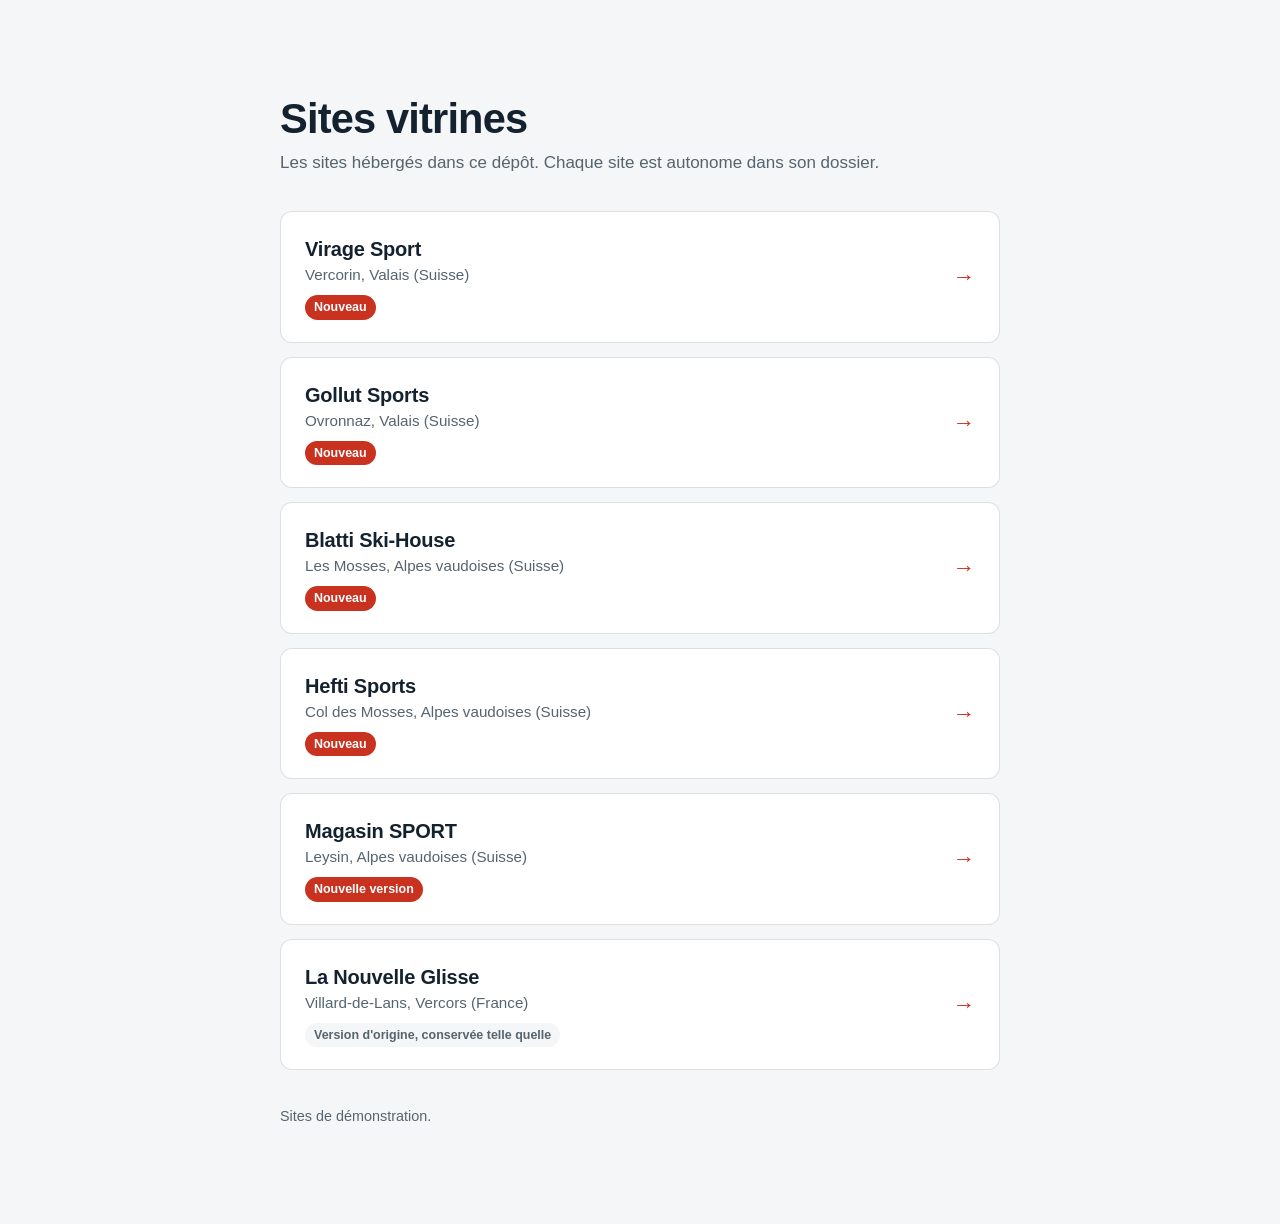
<file: index.html>
<!doctype html>
<html lang="fr">
<head>
<meta charset="utf-8">
<meta name="viewport" content="width=device-width, initial-scale=1">
<title>Sites vitrines — magasins de sport</title>
<meta name="description" content="Liste des sites vitrines hébergés dans ce dépôt.">
<meta name="robots" content="noindex">
<style>
  :root { --fond: #F4F6F7; --carte: #FFFFFF; --texte: #142230; --discret: #56646F; --trait: rgba(20, 34, 48, .14); --accent: #C8321F; }
  *, *::before, *::after { box-sizing: border-box; }
  body { margin: 0; min-height: 100vh; background: var(--fond); color: var(--texte); font-family: -apple-system, BlinkMacSystemFont, "Segoe UI", Roboto, "Helvetica Neue", Arial, sans-serif; font-size: 17px; line-height: 1.5; -webkit-font-smoothing: antialiased; }
  main { max-width: 760px; margin: 0 auto; padding: clamp(40px, 9vw, 96px) 20px; }
  h1 { margin: 0 0 8px; font-size: clamp(1.8rem, 5vw, 2.6rem); letter-spacing: -0.02em; line-height: 1.1; }
  .intro { margin: 0 0 36px; color: var(--discret); }
  ul { list-style: none; margin: 0; padding: 0; display: grid; gap: 14px; }
  a.site { display: flex; align-items: center; justify-content: space-between; gap: 18px; padding: 22px 24px; background: var(--carte); border: 1.5px solid var(--trait); border-radius: 12px; color: inherit; text-decoration: none; transition: border-color .2s, transform .2s, box-shadow .2s; }
  a.site:hover { border-color: var(--texte); transform: translateY(-2px); box-shadow: 0 10px 28px rgba(20, 34, 48, .1); }
  a.site:focus-visible { outline: 3px solid #2563C9; outline-offset: 3px; }
  .nom { display: block; font-weight: 700; font-size: 1.25rem; letter-spacing: -0.01em; }
  .lieu { display: block; color: var(--discret); font-size: .95rem; }
  .etiquette { display: inline-block; margin-top: 8px; font-size: .78rem; font-weight: 700; padding: 3px 9px; border-radius: 999px; background: var(--fond); color: var(--discret); }
  .etiquette.nouveau { background: var(--accent); color: #fff; }
  .fleche { flex: none; font-size: 1.4rem; color: var(--accent); transition: transform .2s; }
  a.site:hover .fleche { transform: translateX(4px); }
  footer { margin-top: 36px; color: var(--discret); font-size: .9rem; }
  @media (prefers-reduced-motion: reduce) { a.site, .fleche { transition: none; } a.site:hover, a.site:hover .fleche { transform: none; } }
</style>
</head>
<body>
<main>
  <h1>Sites vitrines</h1>
  <p class="intro">Les sites hébergés dans ce dépôt. Chaque site est autonome dans son dossier.</p>
  <ul>
    <li>
      <a class="site" href="virage-sport-vercorin/">
        <span>
          <span class="nom">Virage Sport</span>
          <span class="lieu">Vercorin, Valais (Suisse)</span>
          <span class="etiquette nouveau">Nouveau</span>
        </span>
        <span class="fleche" aria-hidden="true">→</span>
      </a>
    </li>
    <li>
      <a class="site" href="gollut-sports-ovronnaz/">
        <span>
          <span class="nom">Gollut Sports</span>
          <span class="lieu">Ovronnaz, Valais (Suisse)</span>
          <span class="etiquette nouveau">Nouveau</span>
        </span>
        <span class="fleche" aria-hidden="true">→</span>
      </a>
    </li>
    <li>
      <a class="site" href="blatti-ski-house/">
        <span>
          <span class="nom">Blatti Ski-House</span>
          <span class="lieu">Les Mosses, Alpes vaudoises (Suisse)</span>
          <span class="etiquette nouveau">Nouveau</span>
        </span>
        <span class="fleche" aria-hidden="true">→</span>
      </a>
    </li>
    <li>
      <a class="site" href="hefti-sports-les-mosses/">
        <span>
          <span class="nom">Hefti Sports</span>
          <span class="lieu">Col des Mosses, Alpes vaudoises (Suisse)</span>
          <span class="etiquette nouveau">Nouveau</span>
        </span>
        <span class="fleche" aria-hidden="true">→</span>
      </a>
    </li>
    <li>
      <a class="site" href="magasin-sport-leysin/">
        <span>
          <span class="nom">Magasin SPORT</span>
          <span class="lieu">Leysin, Alpes vaudoises (Suisse)</span>
          <span class="etiquette nouveau">Nouvelle version</span>
        </span>
        <span class="fleche" aria-hidden="true">→</span>
      </a>
    </li>
    <li>
      <a class="site" href="la-nouvelle-glisse/">
        <span>
          <span class="nom">La Nouvelle Glisse</span>
          <span class="lieu">Villard-de-Lans, Vercors (France)</span>
          <span class="etiquette">Version d'origine, conservée telle quelle</span>
        </span>
        <span class="fleche" aria-hidden="true">→</span>
      </a>
    </li>
  </ul>
  <footer>Sites de démonstration.</footer>
</main>
</body>
</html>
</file>
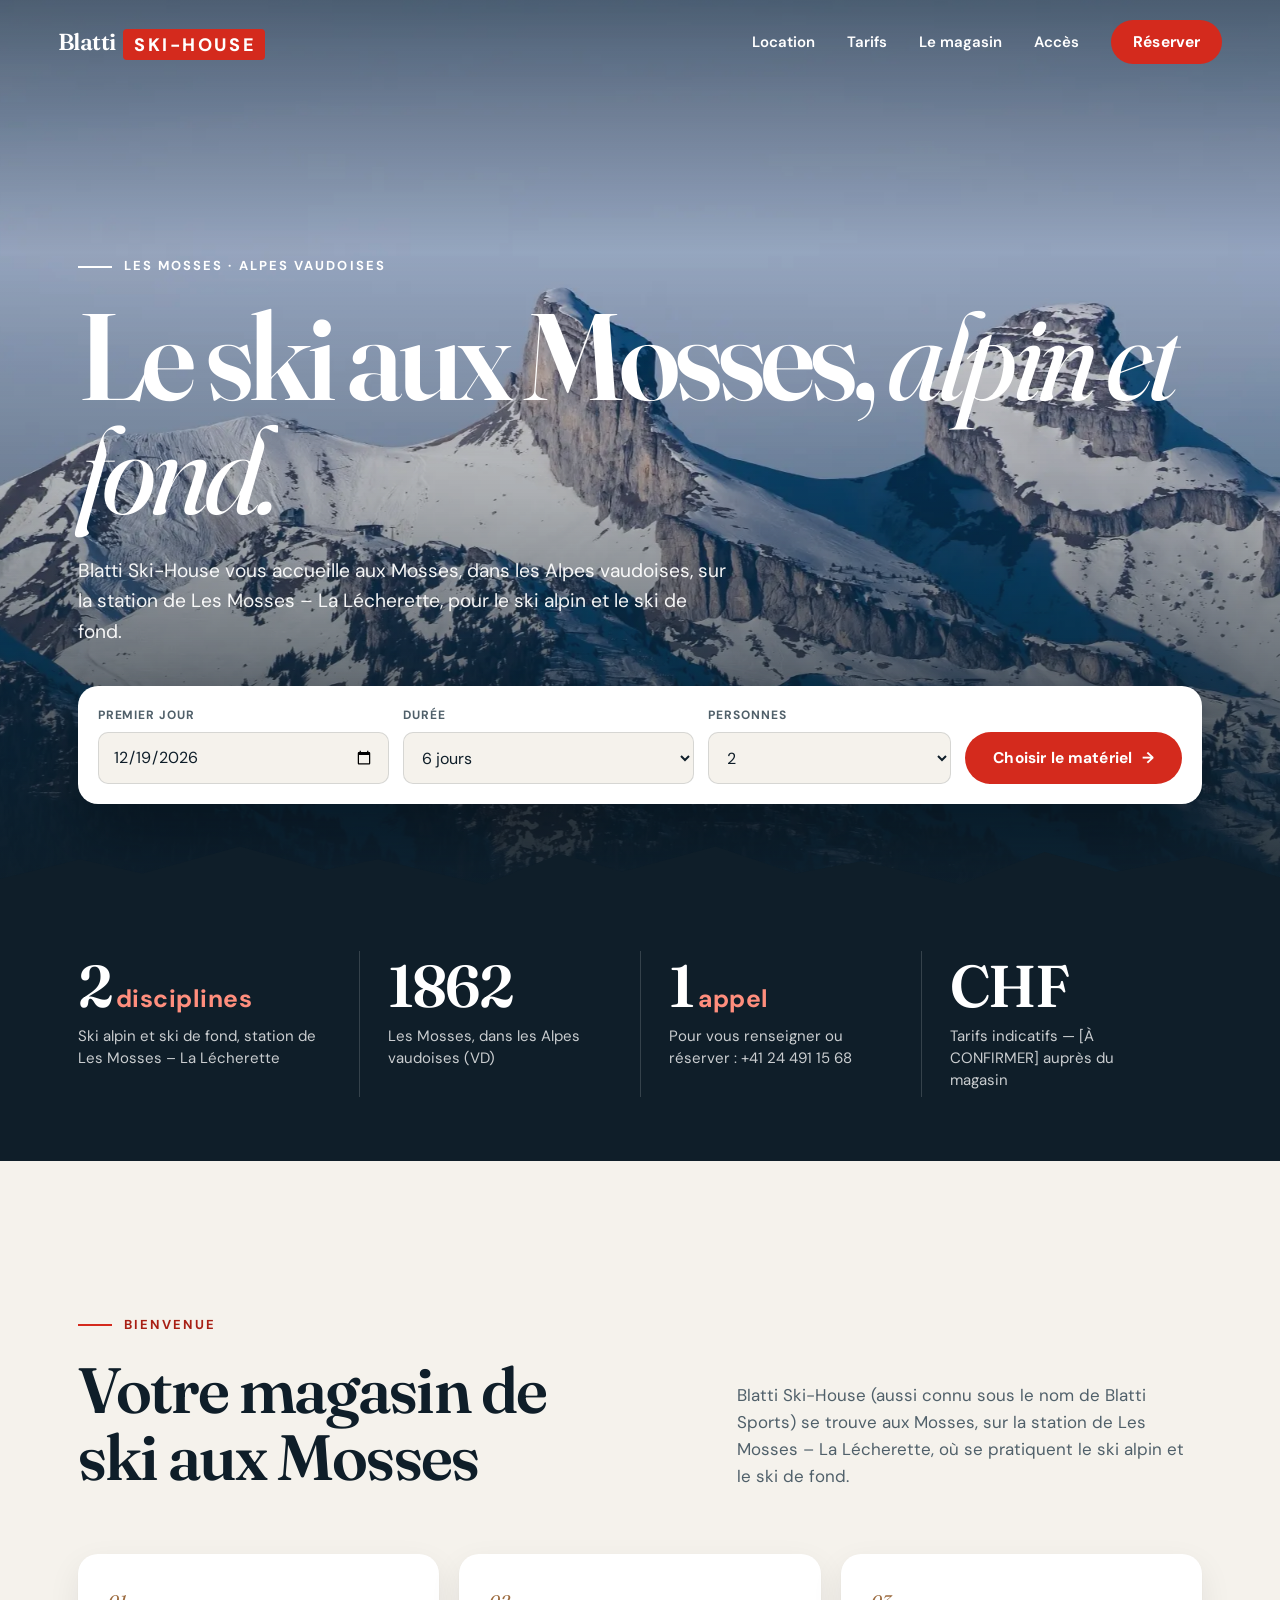
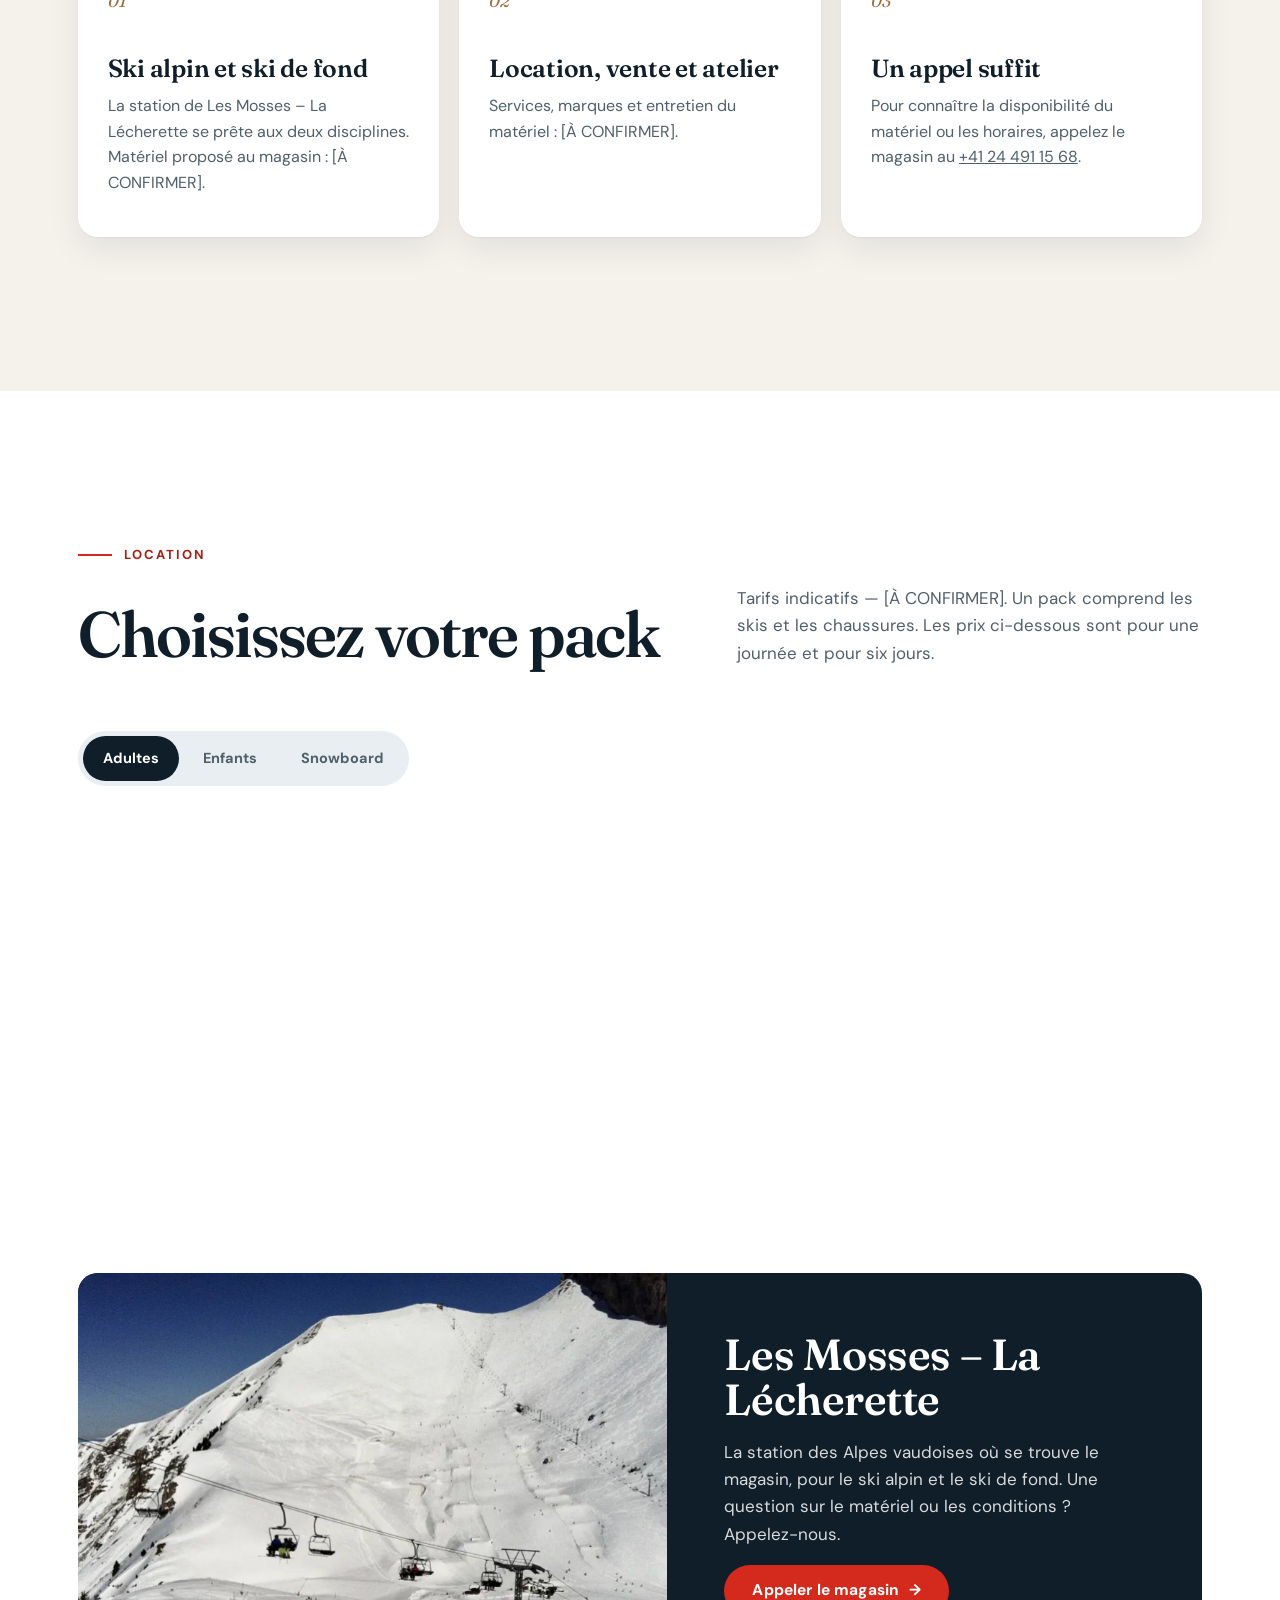
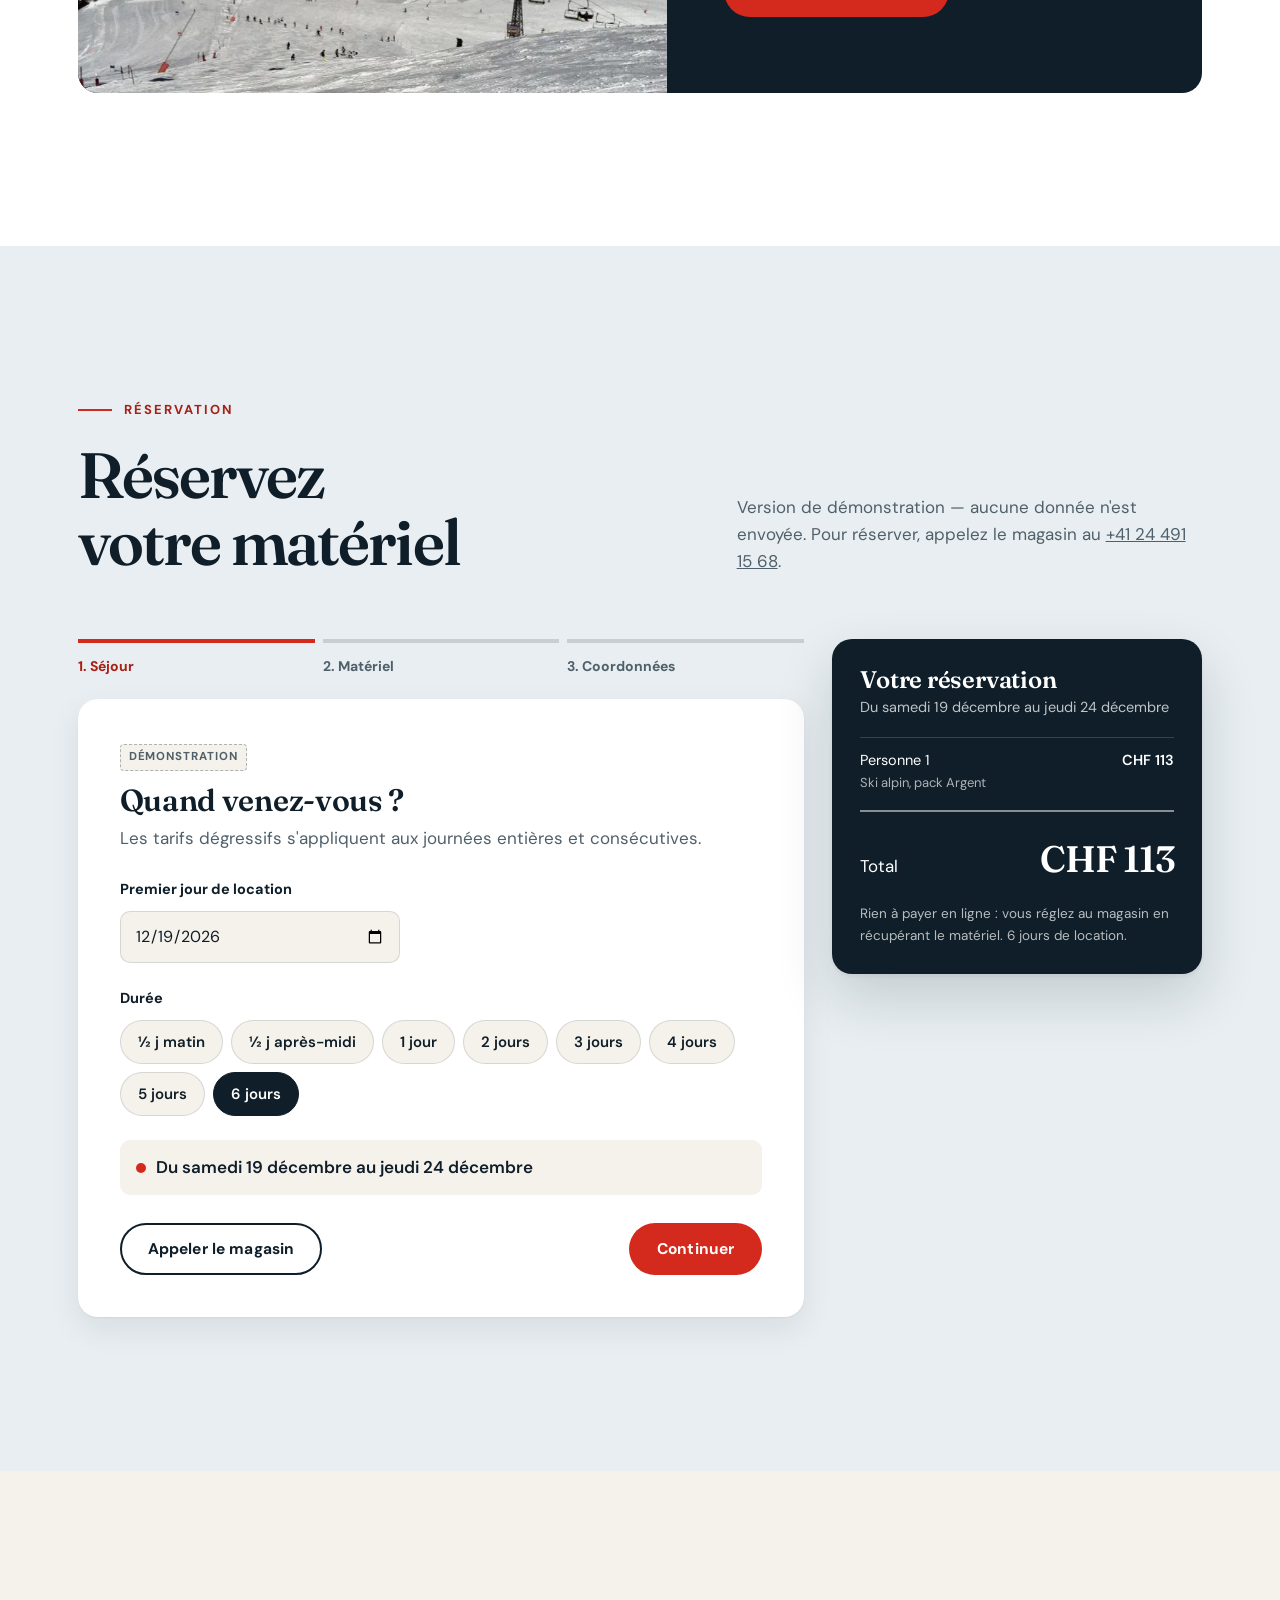
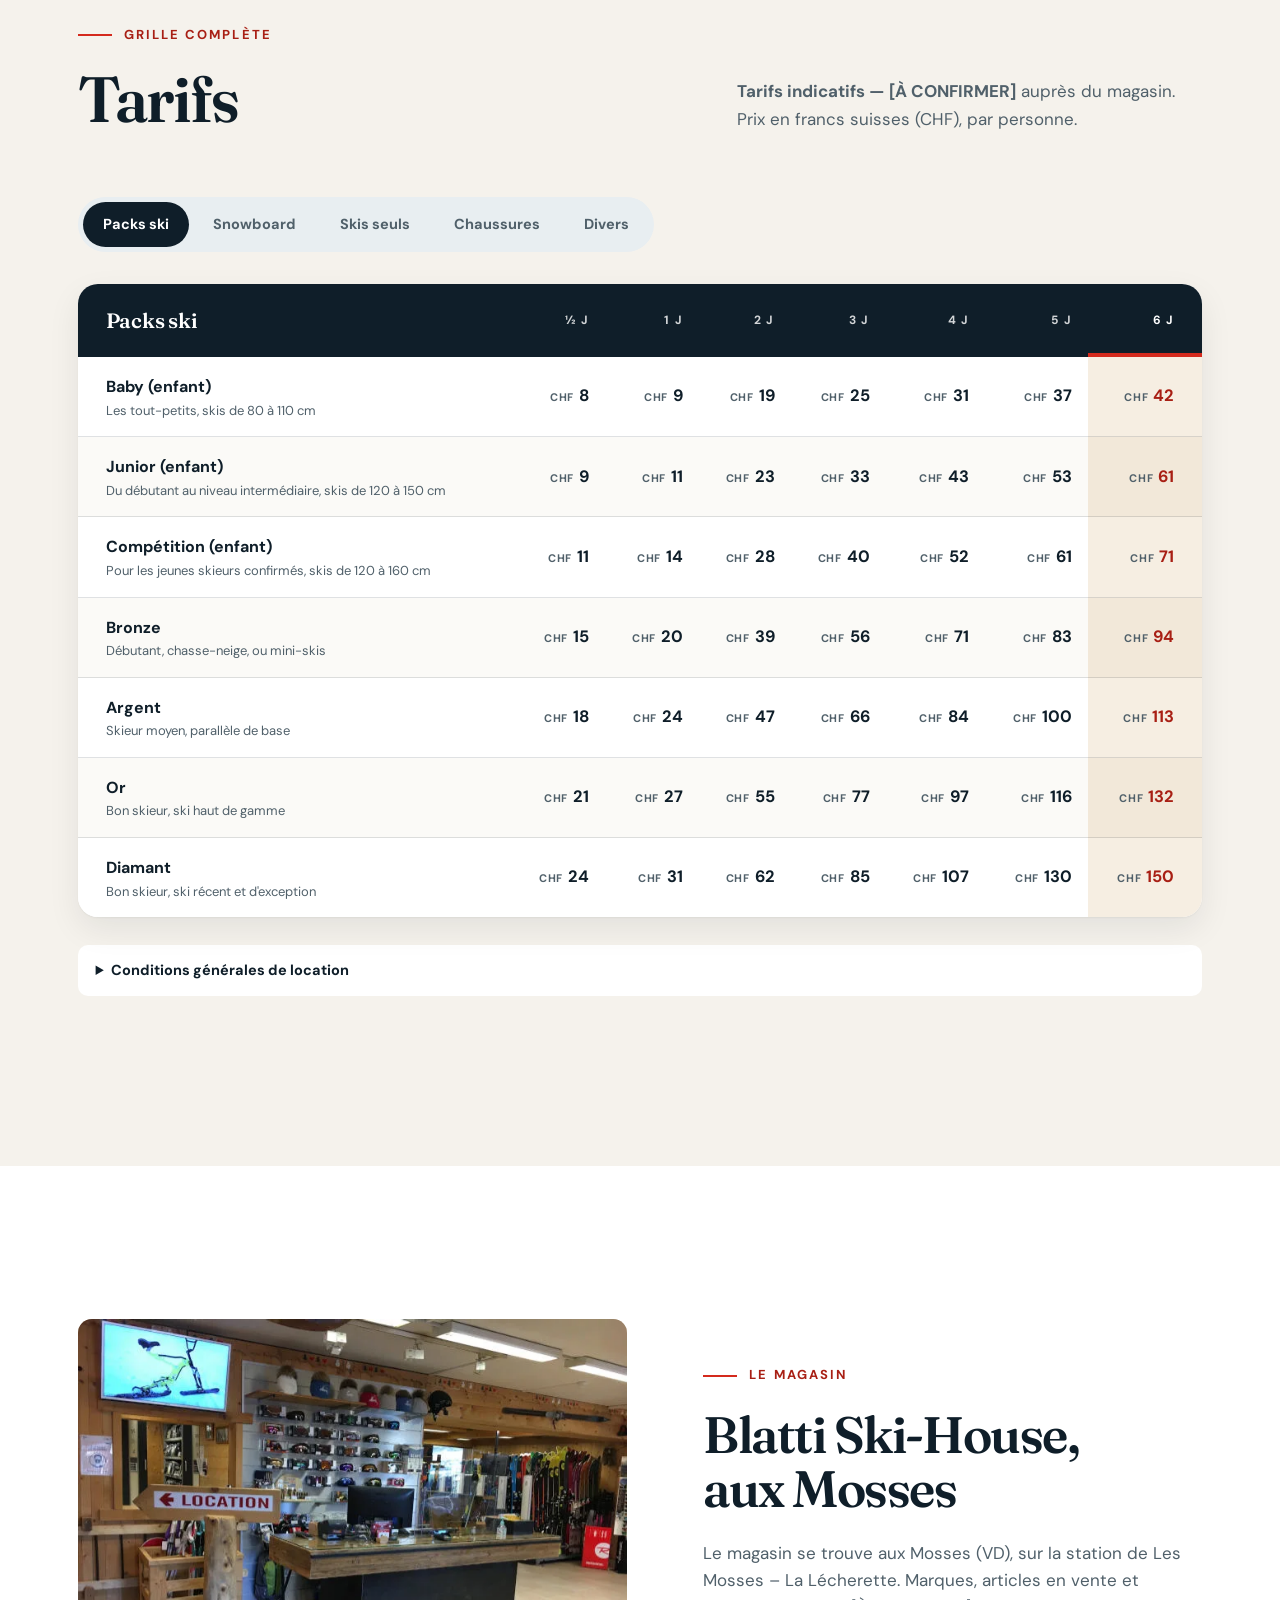
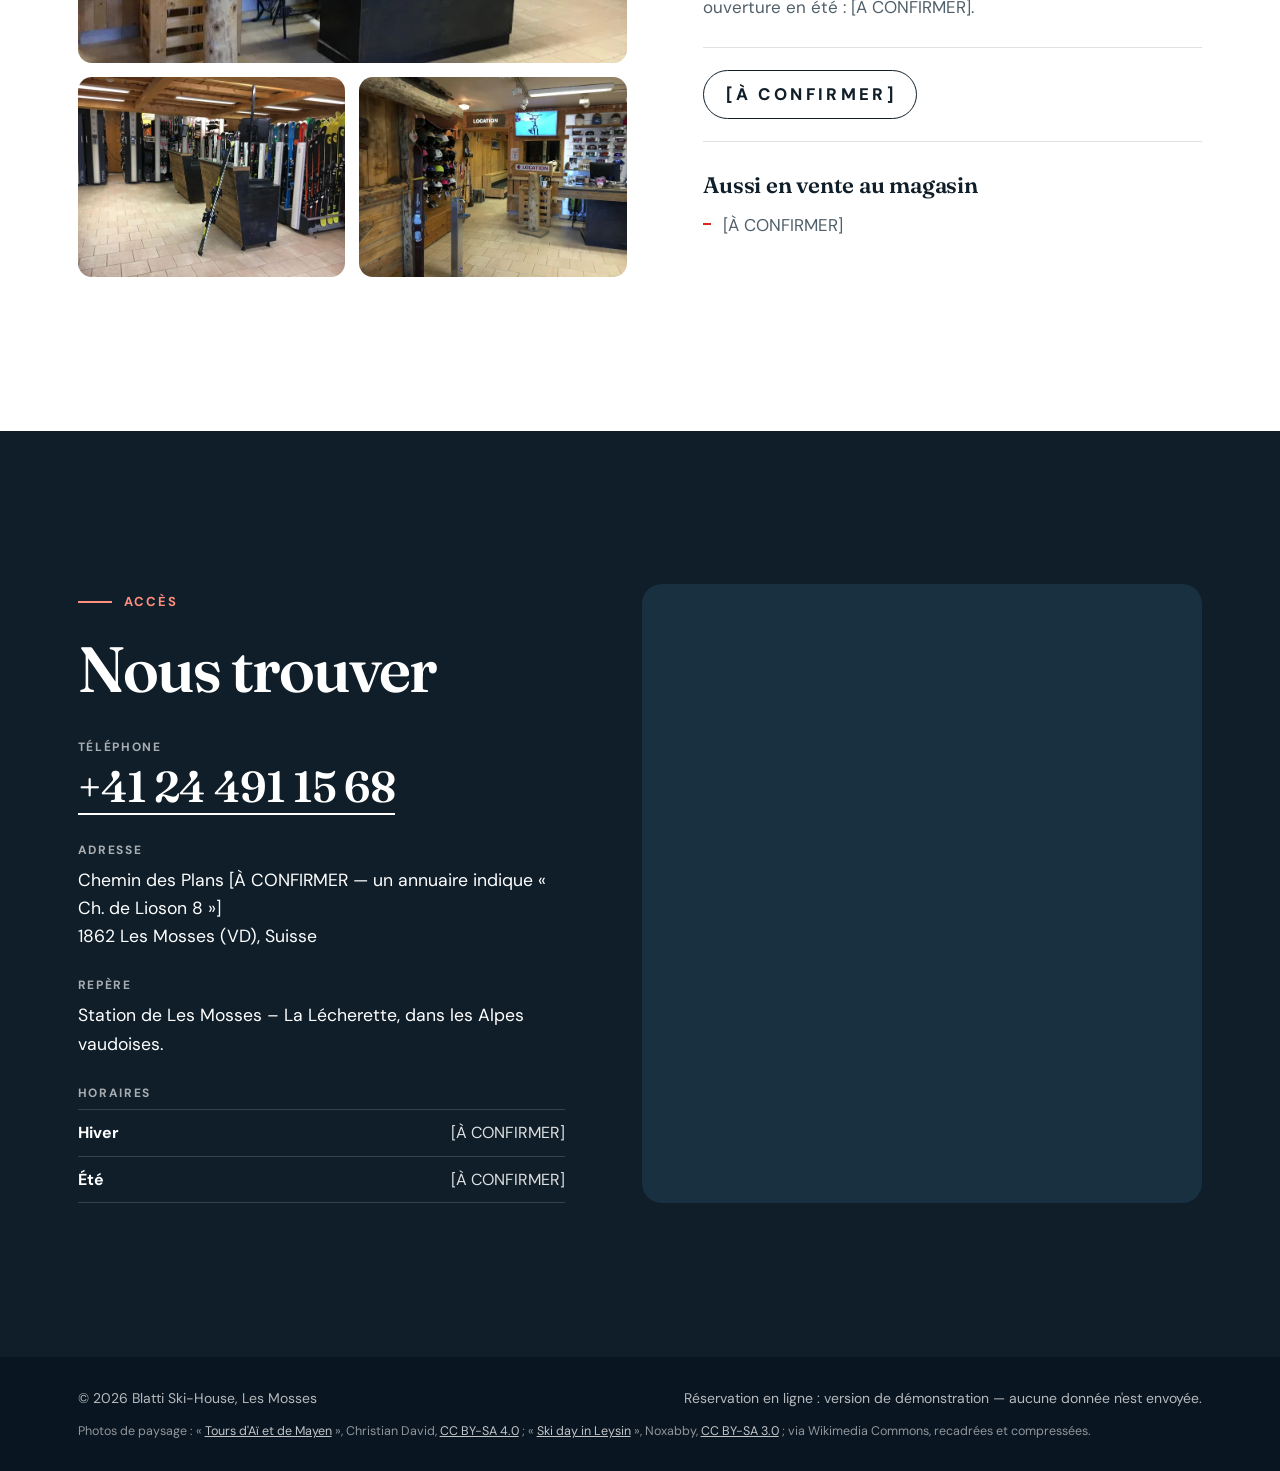
<file: blatti-ski-house/index.html>
<!doctype html>
<html lang="fr">
<head>
<meta charset="utf-8">
<meta name="viewport" content="width=device-width, initial-scale=1">
<title>Blatti Ski-House — Les Mosses, Alpes vaudoises</title>
<meta name="description" content="Blatti Ski-House aux Mosses (VD), station de Les Mosses – La Lécherette : ski alpin et ski de fond. Téléphone +41 24 491 15 68.">
<meta name="theme-color" content="#0F1E29">
<meta property="og:title" content="Blatti Ski-House — Les Mosses, Alpes vaudoises">
<meta property="og:description" content="Blatti Ski-House aux Mosses (VD), station de Les Mosses – La Lécherette : ski alpin et ski de fond. Téléphone +41 24 491 15 68.">
<meta property="og:type" content="website">
<meta property="og:locale" content="fr_CH">
<link rel="icon" href="data:image/svg+xml,%3Csvg xmlns='http://www.w3.org/2000/svg' viewBox='0 0 64 64'%3E%3Crect width='64' height='64' rx='12' fill='%23D42A1D'/%3E%3Cpath d='M8 48l16-24 8 11 7-9 17 22z' fill='%23fff'/%3E%3C/svg%3E">
<link rel="preconnect" href="https://fonts.googleapis.com">
<link rel="preconnect" href="https://fonts.gstatic.com" crossorigin>
<link href="https://fonts.googleapis.com/css2?family=DM+Sans:opsz,wght@9..40,400;9..40,600;9..40,700;9..40,800&family=Fraunces:ital,opsz,wght@0,9..144,600;1,9..144,400&display=swap" rel="stylesheet">
<link rel="stylesheet" href="css/style.css">
<script>
  /* Active les animations seulement si le navigateur les accepte. Si le script
     d'effets ne se charge pas, la classe est retirée et tout reste visible. */
  (function () {
    var d = document.documentElement;
    if ('IntersectionObserver' in window && 'requestAnimationFrame' in window && !window.matchMedia('(prefers-reduced-motion: reduce)').matches) {
      d.classList.add('anim');
      window.__secoursAnim = setTimeout(function () { d.classList.remove('anim'); }, 4000);
    }
  })();
</script>
</head>
<body>

<a class="lien-evitement" href="#contenu">Aller au contenu</a>
<div class="progression" id="progression" aria-hidden="true"></div>

<header class="entete" id="entete">
  <div class="wrap">
    <a href="#accueil" class="marque">Blatti <b>SKI-HOUSE</b></a>
    <button class="bouton-menu" id="bouton-menu" aria-expanded="false" aria-controls="nav"><span class="barres" aria-hidden="true"></span><span class="txt">Menu</span></button>
    <nav class="nav" id="nav" aria-label="Navigation principale">
      <a href="#packs">Location</a>
      <a href="#tarifs">Tarifs</a>
      <a href="#magasin">Le magasin</a>
      <a href="#infos">Accès</a>
      <a href="#reserver" class="btn btn-rouge">Réserver</a>
    </nav>
  </div>
</header>

<main id="contenu">

  <section class="accueil" id="accueil">
    <div class="fond">
      <div class="parallaxe" data-parallaxe="0.28" data-accueil>
        <img src="images/banniere.webp" srcset="images/banniere-1100.webp 1100w, images/banniere.webp 2000w" sizes="100vw" width="2000" height="1125" alt="Sommets rocheux enneigés des Alpes vaudoises sous un ciel bleu" fetchpriority="high" decoding="async">
      </div>
    </div>
    <div class="wrap contenu">
      <p class="surtitre">Les Mosses · Alpes vaudoises</p>
      <h1 data-mots>Le ski aux Mosses, <em>alpin et fond.</em></h1>
      <p class="sous">Blatti Ski-House vous accueille aux Mosses, dans les Alpes vaudoises, sur la station de Les Mosses – La Lécherette, pour le ski alpin et le ski de fond.</p>
      <form class="acces-rapide" id="acces-rapide" aria-label="Commencer une réservation">
        <div>
          <label for="ar-date">Premier jour</label>
          <input class="champ" type="date" id="ar-date" required>
        </div>
        <div>
          <label for="ar-duree">Durée</label>
          <select class="champ" id="ar-duree">
            <option value="am">½ journée (matin)</option>
            <option value="pm">½ journée (après-midi)</option>
            <option value="1">1 jour</option>
            <option value="2">2 jours</option>
            <option value="3">3 jours</option>
            <option value="4">4 jours</option>
            <option value="5">5 jours</option>
            <option value="6" selected>6 jours</option>
          </select>
        </div>
        <div>
          <label for="ar-nb">Personnes</label>
          <select class="champ" id="ar-nb">
            <option>1</option><option selected>2</option><option>3</option><option>4</option><option>5</option><option>6</option><option>7</option><option>8</option><option>9</option><option>10</option><option>11</option><option>12</option>
          </select>
        </div>
        <button type="submit" class="btn btn-rouge">Choisir le matériel <span class="fl" aria-hidden="true">→</span></button>
      </form>
    </div>
    <svg class="cretes" viewBox="0 0 1440 64" preserveAspectRatio="none" aria-hidden="true" focusable="false"><path fill="currentColor" d="M0 64V40l90-22 70 16 110-30 95 26 60-12 120 28 85-34 70 20 105-28 90 30 75-14 110 26 95-36 80 22 100-18 85 24v26z"/></svg>
  </section>

  <div class="bandeau-atouts">
    <div class="wrap">
      <ul data-cascade>
        <li><strong><span data-compte="2">2</span><small>disciplines</small></strong>Ski alpin et ski de fond, station de Les Mosses – La Lécherette</li>
        <li><strong>1862</strong>Les Mosses, dans les Alpes vaudoises (VD)</li>
        <li><strong><span data-compte="1">1</span><small>appel</small></strong>Pour vous renseigner ou réserver : +41 24 491 15 68</li>
        <li><strong>CHF</strong>Tarifs indicatifs — [À CONFIRMER] auprès du magasin</li>
      </ul>
    </div>
  </div>

  <section class="pourquoi" id="pourquoi">
    <div class="wrap">
      <div class="titre-section">
        <p class="surtitre" data-reveal>Bienvenue</p>
        <h2 data-mots>Votre magasin de ski aux Mosses</h2>
        <p data-reveal style="--d:.15s">Blatti Ski-House (aussi connu sous le nom de Blatti Sports) se trouve aux Mosses, sur la station de Les Mosses – La Lécherette, où se pratiquent le ski alpin et le ski de fond.</p>
      </div>
      <div class="atouts" data-cascade>
        <article>
          <h3>Ski alpin et ski de fond</h3>
          <p>La station de Les Mosses – La Lécherette se prête aux deux disciplines. Matériel proposé au magasin : [À CONFIRMER].</p>
        </article>
        <article>
          <h3>Location, vente et atelier</h3>
          <p>Services, marques et entretien du matériel : [À CONFIRMER].</p>
        </article>
        <article>
          <h3>Un appel suffit</h3>
          <p>Pour connaître la disponibilité du matériel ou les horaires, appelez le magasin au <a href="tel:+41244911568">+41 24 491 15 68</a>.</p>
        </article>
      </div>
    </div>
  </section>

  <section class="packs" id="packs">
    <div class="wrap">
      <div class="titre-section">
        <p class="surtitre" data-reveal>Location</p>
        <h2 data-mots>Choisissez votre pack</h2>
        <p data-reveal style="--d:.15s">Tarifs indicatifs — [À CONFIRMER]. Un pack comprend les skis et les chaussures. Les prix ci-dessous sont pour une journée et pour six jours.</p>
      </div>
      <div class="onglets" role="tablist" aria-label="Type de pack" data-reveal>
        <button type="button" role="tab" aria-selected="true" data-onglet="adulte">Adultes</button>
        <button type="button" role="tab" aria-selected="false" data-onglet="enfant">Enfants</button>
        <button type="button" role="tab" aria-selected="false" data-onglet="snow">Snowboard</button>
      </div>
      <div class="grille-packs" id="grille-packs" role="tabpanel" data-cascade></div>
      <noscript><p class="sans-js">Les packs et les tarifs s'affichent avec JavaScript. Vous pouvez aussi nous appeler au <a href="tel:+41244911568">+41 24 491 15 68</a>.</p></noscript>

      <div class="veloski" data-vu>
        <div class="photo"><div class="parallaxe" data-parallaxe="0.1"><img src="images/piste.webp" width="1000" height="747" alt="Piste de ski damée et télésiège sous un ciel bleu" loading="lazy" decoding="async"></div></div>
        <div class="texte" data-reveal="droite" style="--d:.2s">
          <h3>Les Mosses – La Lécherette</h3>
          <p>La station des Alpes vaudoises où se trouve le magasin, pour le ski alpin et le ski de fond. Une question sur le matériel ou les conditions ? Appelez-nous.</p>
          <p><a href="tel:+41244911568" class="btn btn-rouge">Appeler le magasin <span class="fl" aria-hidden="true">→</span></a></p>
        </div>
      </div>
    </div>
  </section>

  <section class="reservation" id="reserver">
    <div class="wrap">
      <div class="titre-section">
        <p class="surtitre" data-reveal>Réservation</p>
        <h2 data-mots>Réservez votre matériel</h2>
        <p data-reveal style="--d:.15s">Version de démonstration — aucune donnée n'est envoyée. Pour réserver, appelez le magasin au <a href="tel:+41244911568">+41 24 491 15 68</a>.</p>
      </div>

      <div class="resa" id="resa">
        <div data-reveal>
          <ol class="etapes" id="etapes">
            <li class="actuelle">Séjour</li>
            <li>Matériel</li>
            <li>Coordonnées</li>
          </ol>

          <!-- Étape 1 -->
          <div class="panneau" id="etape-1">
            <span class="demo">Démonstration</span>
            <h3>Quand venez-vous ?</h3>
            <p class="aide">Les tarifs dégressifs s'appliquent aux journées entières et consécutives.</p>
            <div class="groupe">
              <label class="etiquette" for="r-date">Premier jour de location</label>
              <input class="champ" type="date" id="r-date" style="max-width:280px">
            </div>
            <fieldset class="groupe">
              <legend>Durée</legend>
              <div class="puces" id="r-duree"></div>
            </fieldset>
            <p class="rappel-dates" id="r-rappel">Choisissez une date pour voir vos dates de location.</p>
            <p class="erreur" id="erreur-1" role="alert" hidden></p>
            <div class="actions-etape">
              <a href="tel:+41244911568" class="btn btn-ligne">Appeler le magasin</a>
              <button type="button" class="btn btn-rouge" id="vers-2">Continuer</button>
            </div>
          </div>

          <!-- Étape 2 -->
          <div class="panneau" id="etape-2" hidden>
            <span class="demo">Démonstration</span>
            <h3>Qui part sur les pistes ?</h3>
            <p class="aide">Ajoutez chaque personne et son matériel. Taille, poids et pointure nous aident à préparer le bon réglage avant votre arrivée.</p>
            <div id="skieurs"></div>
            <button type="button" class="btn btn-ligne" id="ajouter-skieur">Ajouter une personne</button>
            <p class="erreur" id="erreur-2" role="alert" hidden></p>
            <div class="actions-etape">
              <button type="button" class="btn btn-ligne" data-retour="1">Retour</button>
              <button type="button" class="btn btn-rouge" id="vers-3">Continuer</button>
            </div>
          </div>

          <!-- Étape 3 -->
          <div class="panneau" id="etape-3" hidden>
            <span class="demo">Démonstration</span>
            <h3>Vos coordonnées</h3>
            <p class="aide">Vérifiez votre réservation, puis indiquez comment vous joindre.</p>
            <div class="resume-final" id="resume-final"></div>
            <form id="form-contact" novalidate>
              <div class="ligne-champs ligne-2" style="grid-template-columns:1fr 1fr">
                <div><label for="c-prenom">Prénom</label><input class="champ" id="c-prenom" autocomplete="given-name" required></div>
                <div><label for="c-nom">Nom</label><input class="champ" id="c-nom" autocomplete="family-name" required></div>
              </div>
              <div class="ligne-champs ligne-2" style="grid-template-columns:1fr; margin-top:12px">
                <div><label for="c-tel">Téléphone</label><input class="champ" id="c-tel" type="tel" autocomplete="tel" required></div>
              </div>
              <div class="bloc-champ" style="margin-top:12px">
                <label for="c-retrait">Heure de retrait du matériel</label>
                <select class="champ" id="c-retrait" style="max-width:360px"></select>
              </div>
              <div class="bloc-champ" style="margin-top:12px">
                <label for="c-message">Une précision pour l'équipe ? (facultatif)</label>
                <textarea class="champ" id="c-message" placeholder="Niveau, taille, précisions sur le matériel…"></textarea>
              </div>
              <details class="cgl" id="cgl-resa">
                <summary>Conditions générales de location</summary>
                <ul data-cgl></ul>
              </details>
              <label class="case"><input type="checkbox" id="c-cgl" required> J'accepte les conditions générales de location</label>
              <p class="erreur" id="erreur-3" role="alert" hidden></p>
              <div class="actions-etape">
                <button type="button" class="btn btn-ligne" data-retour="2">Retour</button>
                <button type="submit" class="btn btn-rouge">Confirmer la réservation</button>
              </div>
            </form>
          </div>

          <!-- Confirmation -->
          <div class="panneau confirmation" id="etape-4" hidden aria-live="polite"></div>
        </div>

        <aside class="recap sombre" id="recap" aria-label="Récapitulatif de la réservation" data-reveal style="--d:.15s"></aside>
      </div>
    </div>
  </section>

  <section class="tarifs" id="tarifs">
    <div class="wrap">
      <div class="titre-section">
        <p class="surtitre" data-reveal>Grille complète</p>
        <h2 data-mots>Tarifs</h2>
        <p data-reveal style="--d:.15s"><strong>Tarifs indicatifs — [À CONFIRMER]</strong> auprès du magasin. Prix en francs suisses (CHF), par personne.</p>
      </div>
      <div class="onglets" role="tablist" aria-label="Catégorie de tarifs" id="onglets-tarifs" data-reveal></div>
      <div class="table-tarifs-wrap" role="tabpanel" tabindex="0" aria-label="Tableau des tarifs" data-reveal><table class="tarifs-table" id="table-tarifs"></table></div>
      <p class="astuce-defilement" aria-hidden="true">Faites défiler le tableau horizontalement pour voir toutes les durées →</p>
      <noscript><p class="sans-js">Le tableau des tarifs s'affiche avec JavaScript. Appelez-nous au <a href="tel:+41244911568">+41 24 491 15 68</a> pour connaître nos prix.</p></noscript>
      <details class="cgl" id="conditions">
        <summary>Conditions générales de location</summary>
        <ul data-cgl></ul>
      </details>
    </div>
  </section>

  <section class="magasin" id="magasin">
    <div class="wrap grille">
      <div class="mosaique">
        <!-- PHOTOS PROVISOIRES (images neutres du modèle) : à remplacer par les vraies photos de Blatti Ski-House (mêmes noms de fichiers, format 4:3) -->
        <figure data-vu><div class="parallaxe" data-parallaxe="0.07"><img src="images/magasin-1.webp" width="667" height="500" alt="Comptoir en bois avec, derrière, un mur de masques et de casques de ski" loading="lazy" decoding="async"></div></figure>
        <figure data-vu><img src="images/magasin-3.webp" width="667" height="500" alt="Rangées de skis et de snowboards sous une charpente en bois" loading="lazy" decoding="async"></figure>
        <figure data-vu><img src="images/magasin-4.webp" width="667" height="500" alt="Casques de toutes les couleurs accrochés à une cloison en bois" loading="lazy" decoding="async"></figure>
      </div>
      <div class="texte">
        <p class="surtitre" data-reveal>Le magasin</p>
        <h2 data-mots>Blatti Ski-House, aux Mosses</h2>
        <p data-reveal>Le magasin se trouve aux Mosses (VD), sur la station de Les Mosses – La Lécherette. Marques, articles en vente et ouverture en été : [À CONFIRMER].</p>
        <div class="marques" aria-label="Marques proposées" data-cascade>
          <span>[À CONFIRMER]</span>
        </div>
        <h3 data-reveal>Aussi en vente au magasin</h3>
        <ul class="vente" data-reveal style="--d:.1s">
          <li>[À CONFIRMER]</li>
        </ul>
      </div>
    </div>
  </section>

  <section class="infos sombre" id="infos">
    <div class="wrap grille">
      <div>
        <p class="surtitre" data-reveal>Accès</p>
        <h2 data-mots>Nous trouver</h2>
        <dl data-cascade>
          <div><dt>Téléphone</dt><dd><a class="tel" href="tel:+41244911568">+41 24 491 15 68</a></dd></div>
          <div><dt>Adresse</dt><dd>Chemin des Plans [À CONFIRMER — un annuaire indique « Ch. de Lioson 8 »]<br>1862 Les Mosses (VD), Suisse</dd></div>
          <div><dt>Repère</dt><dd>Station de Les Mosses – La Lécherette, dans les Alpes vaudoises.</dd></div>
          <div><dt>Horaires</dt><dd><ul class="horaires">
            <li><span>Hiver</span><span>[À CONFIRMER]</span></li>
            <li><span>Été</span><span>[À CONFIRMER]</span></li>
          </ul></dd></div>
        </dl>
      </div>
      <div class="carte-geo" data-reveal="droite">
        <iframe title="Plan d'accès à Blatti Ski-House, Les Mosses" loading="lazy" referrerpolicy="no-referrer-when-downgrade"
          src="https://maps.google.com/maps?q=Blatti%20Ski-House%2C%20Chemin%20des%20Plans%2C%201862%20Les%20Mosses&z=15&output=embed"></iframe>
      </div>
    </div>
  </section>

</main>

<footer class="pied">
  <div class="wrap">
    <p>© 2026 Blatti Ski-House, Les Mosses</p>
    <p>Réservation en ligne : version de démonstration — aucune donnée n'est envoyée.</p>
    <p class="credits">Photos de paysage : « <a href="https://commons.wikimedia.org/wiki/File:Tours_d%27A%C3%AF_et_de_Mayen.jpg">Tours d'Aï et de Mayen</a> », Christian David, <a href="https://creativecommons.org/licenses/by-sa/4.0/deed.fr">CC BY-SA 4.0</a> ; « <a href="https://commons.wikimedia.org/wiki/File:Ski_day_in_Leysin.JPG">Ski day in Leysin</a> », Noxabby, <a href="https://creativecommons.org/licenses/by-sa/3.0/deed.fr">CC BY-SA 3.0</a> ; via Wikimedia Commons, recadrées et compressées.</p>
  </div>
</footer>

<script src="js/app.js"></script>
<script src="js/effets.js" onerror="document.documentElement.classList.remove('anim')"></script>
</body>
</html>
</file>
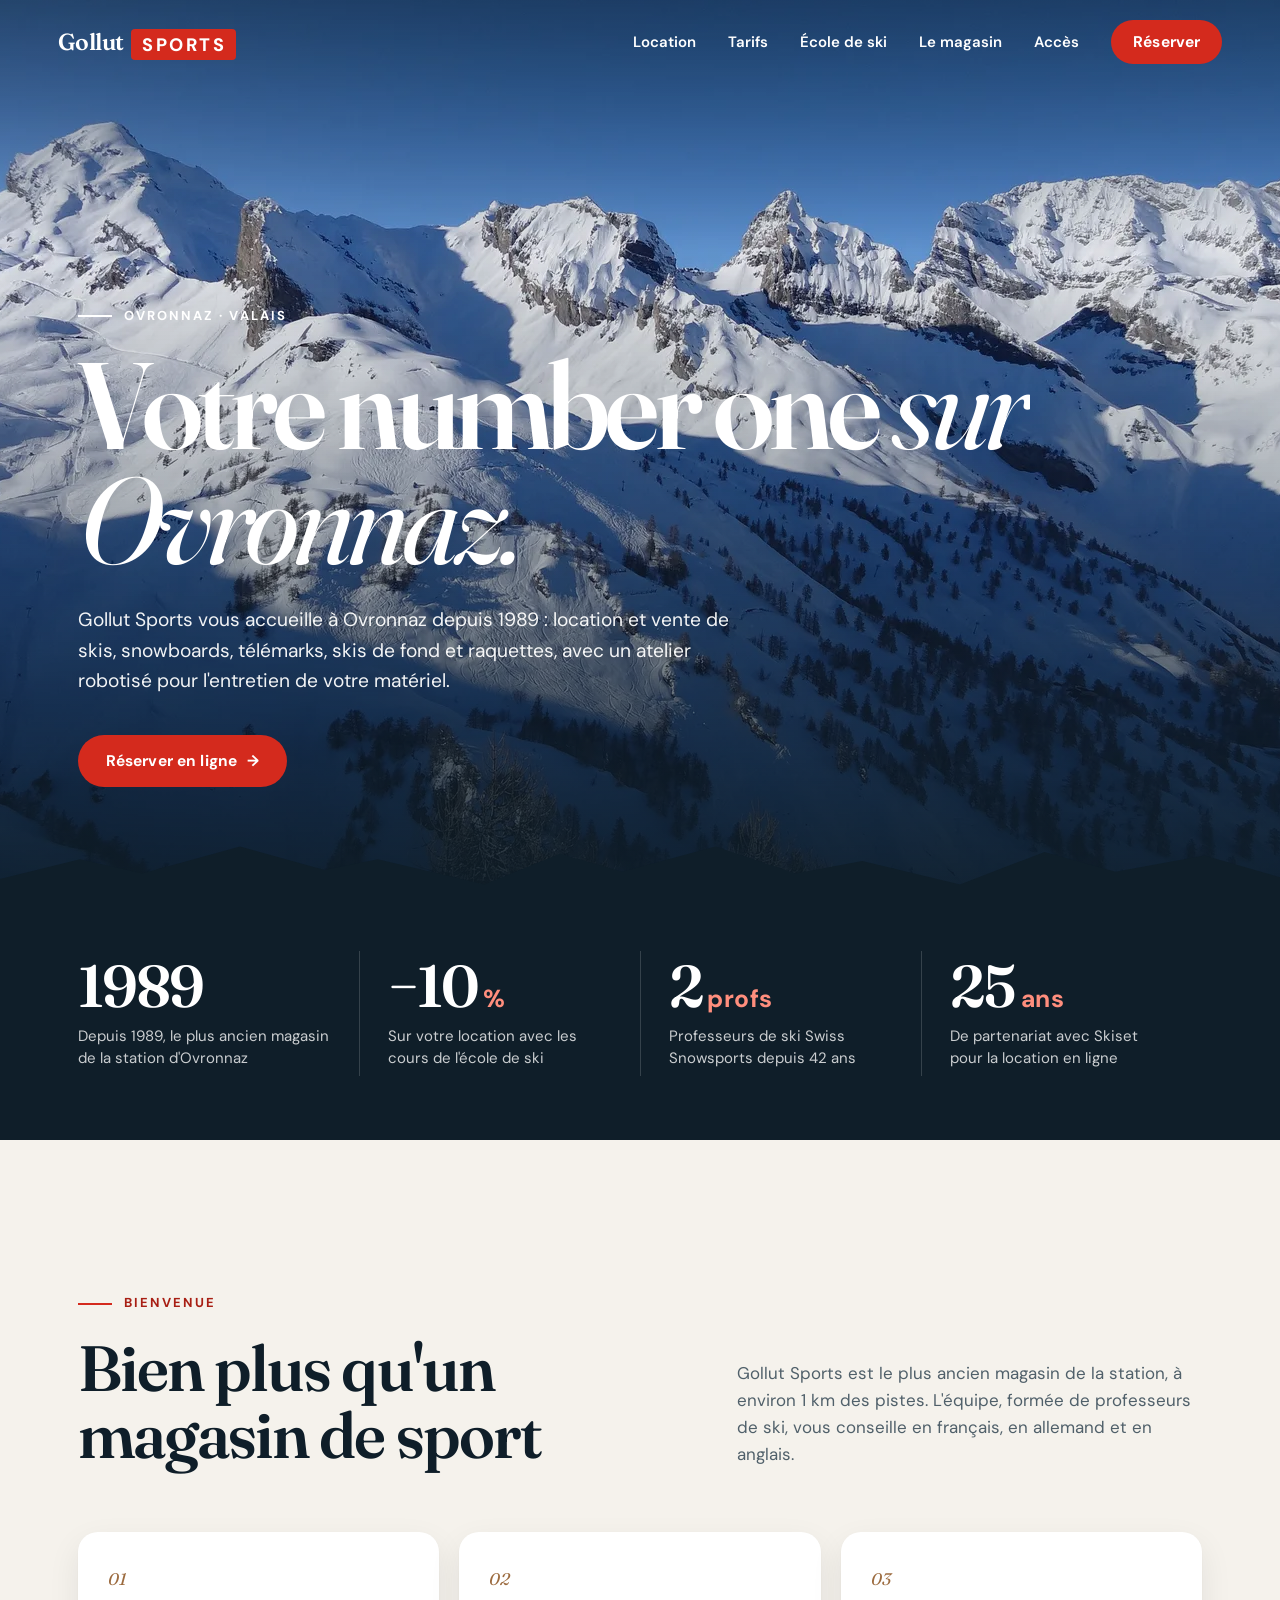
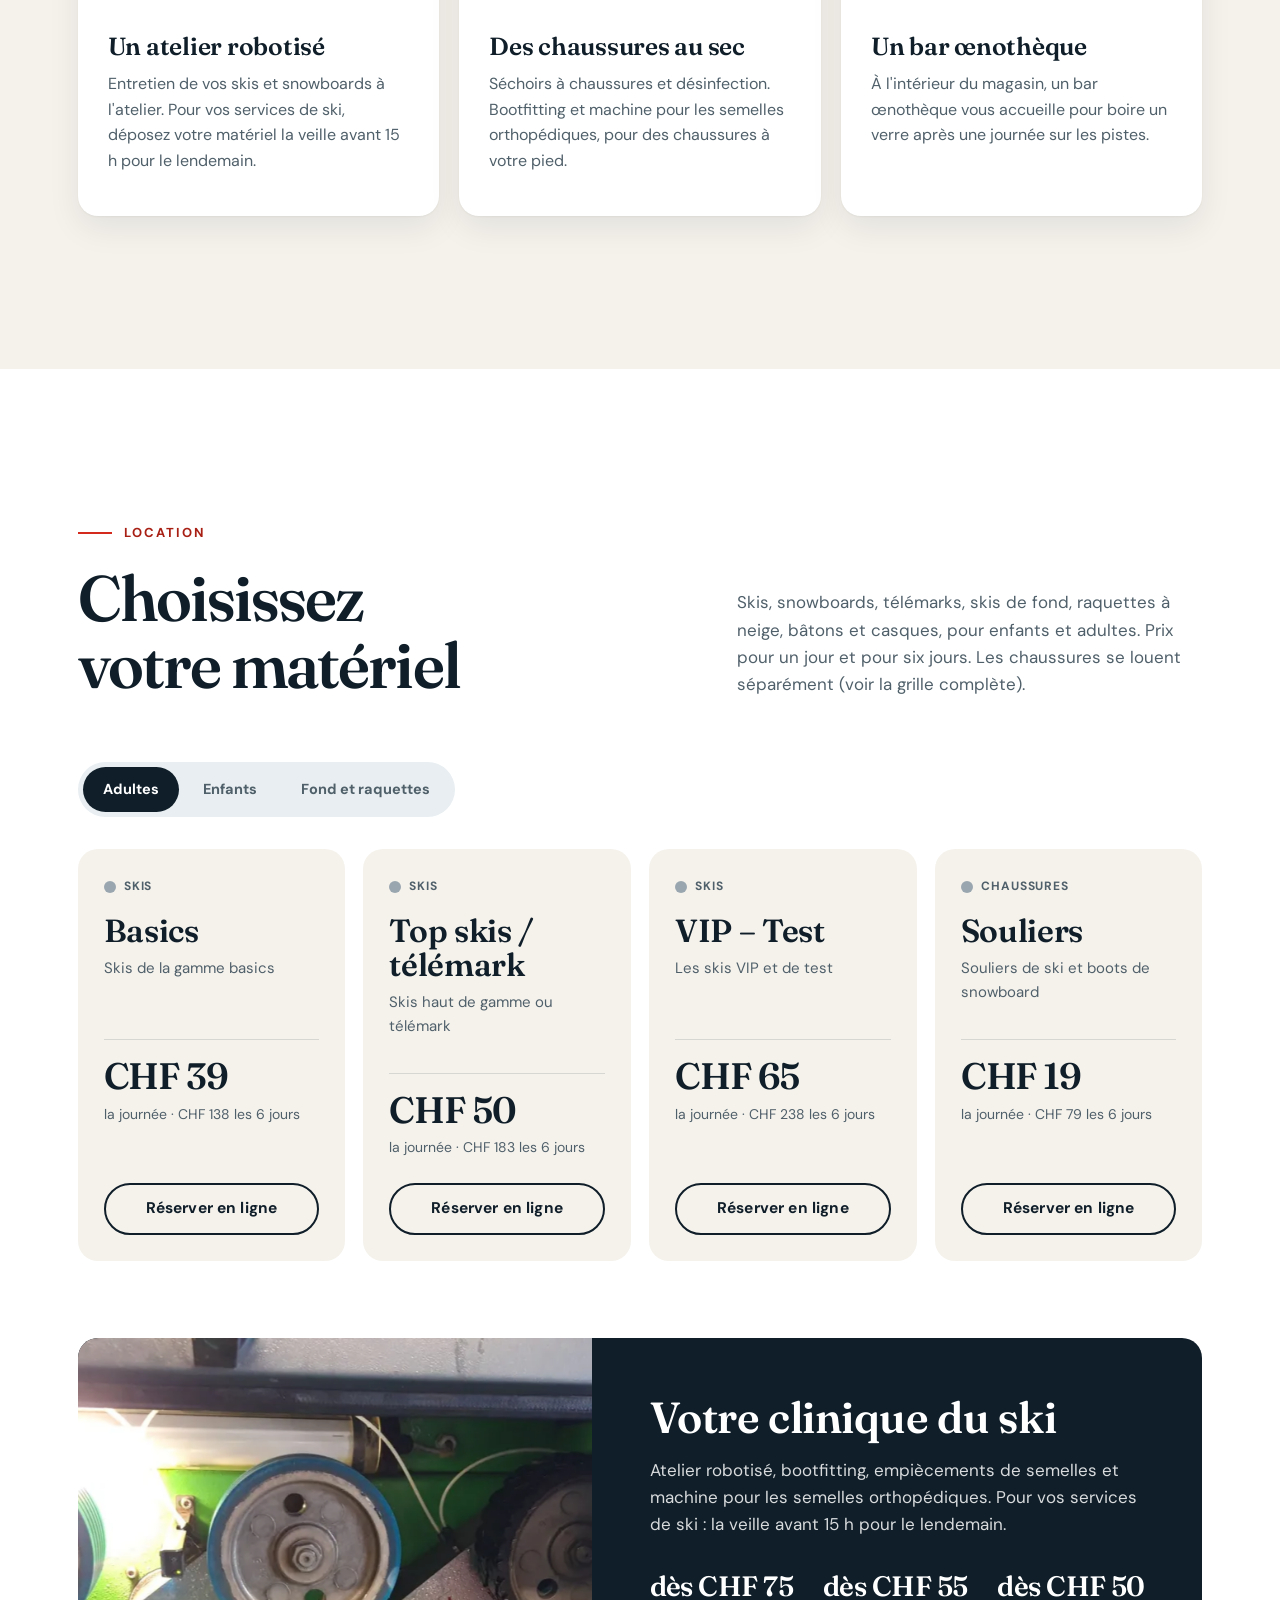
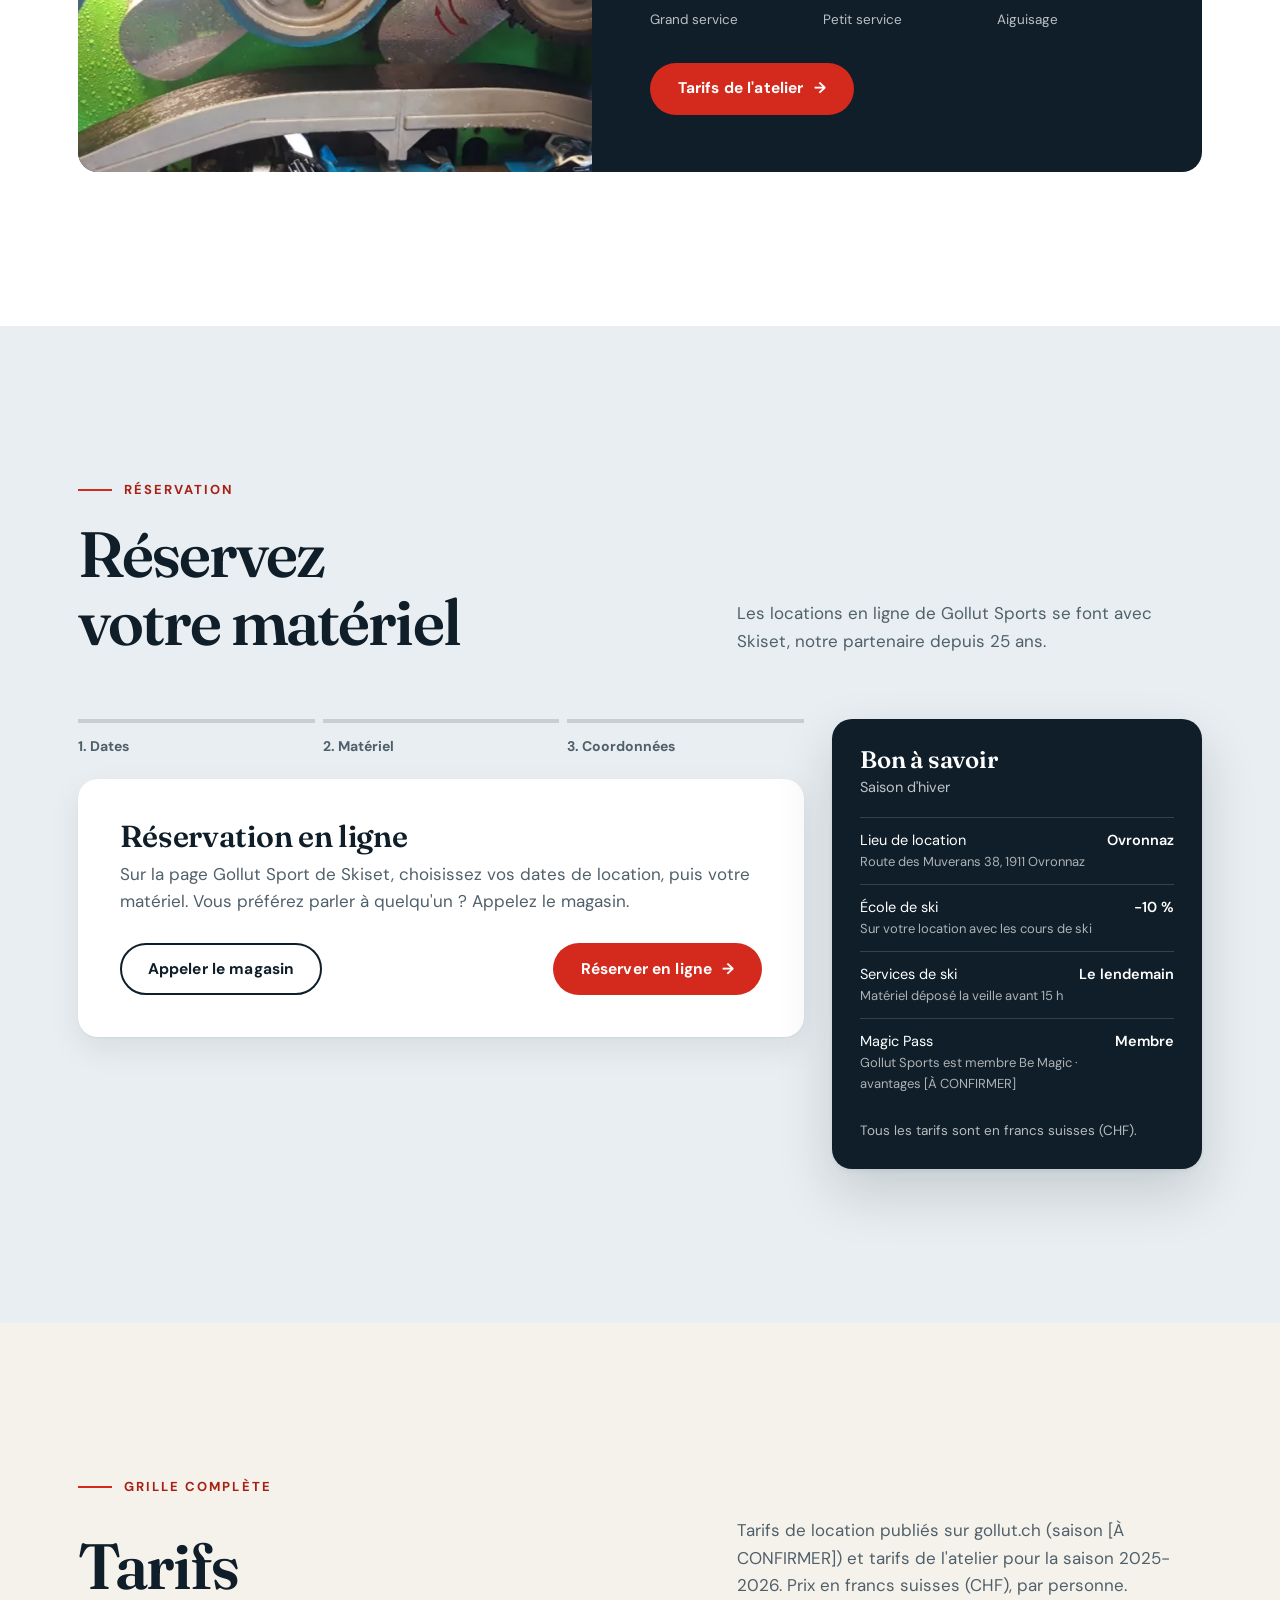
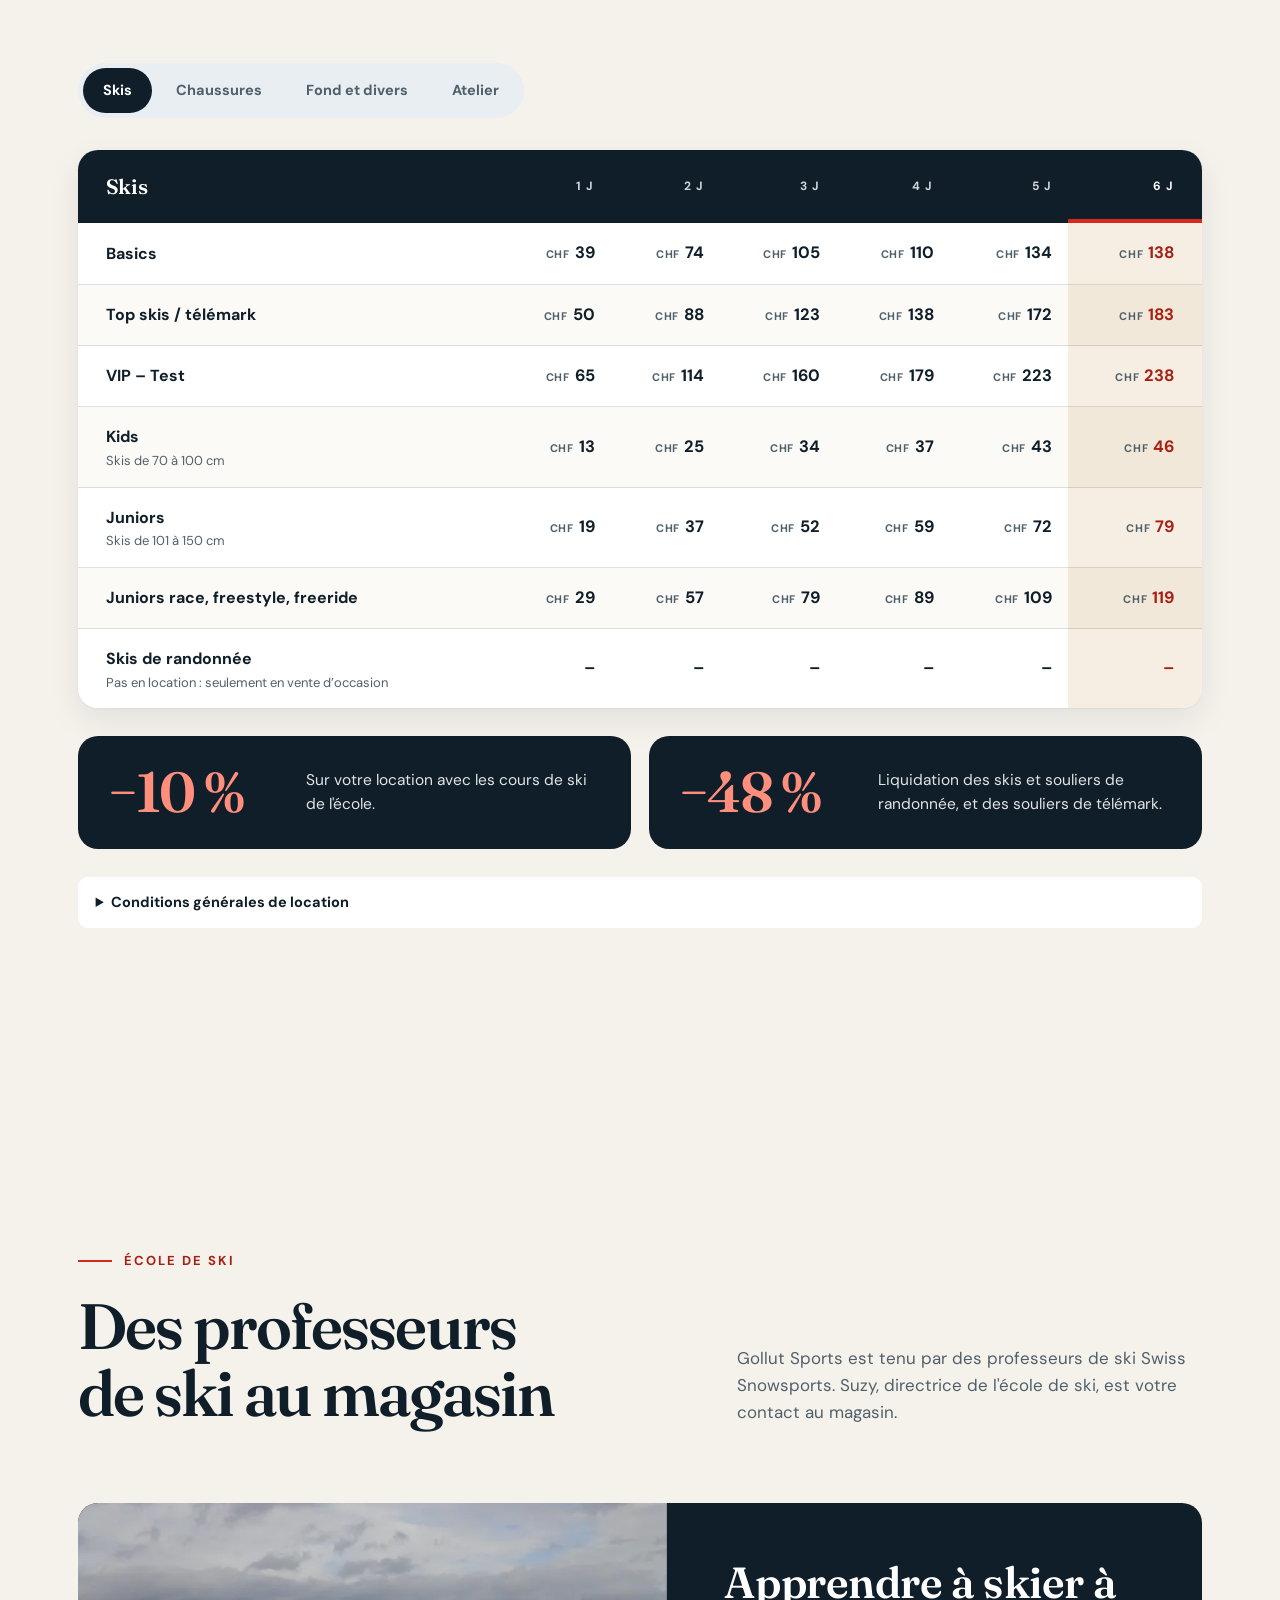
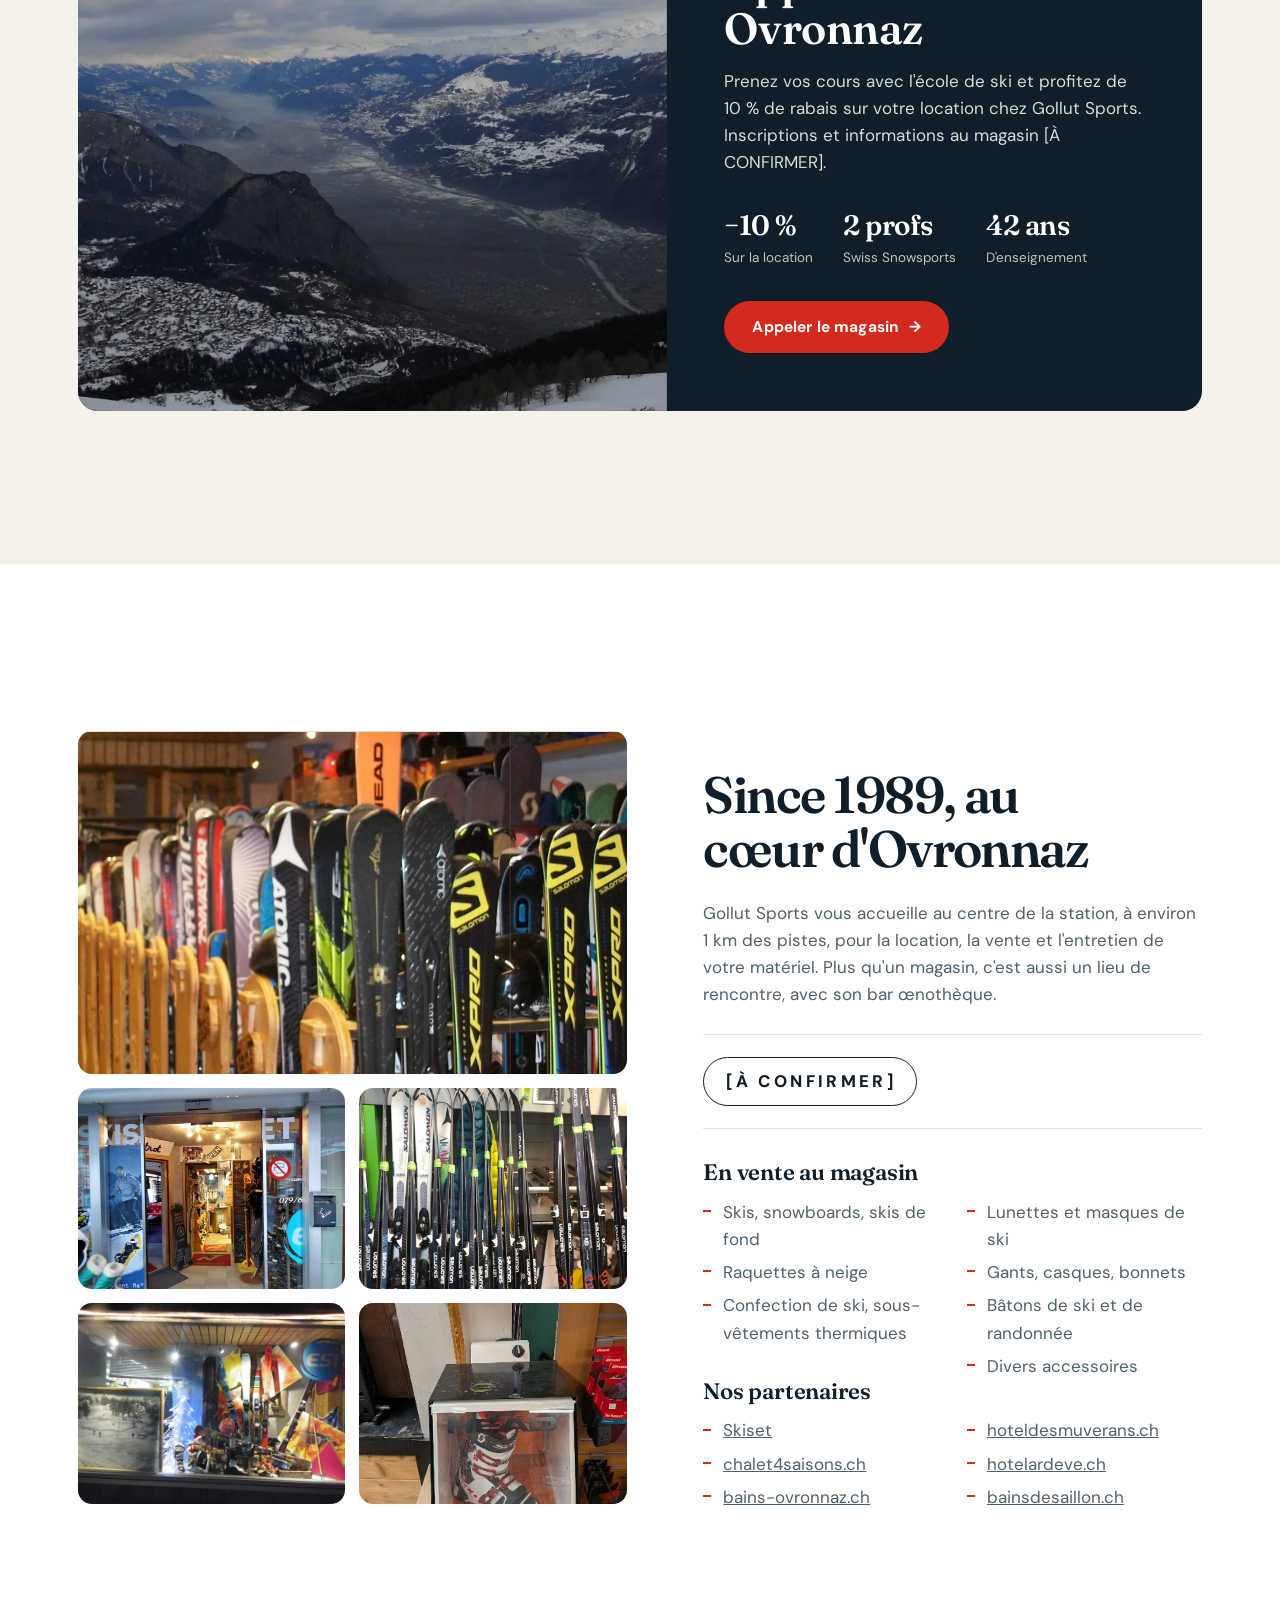
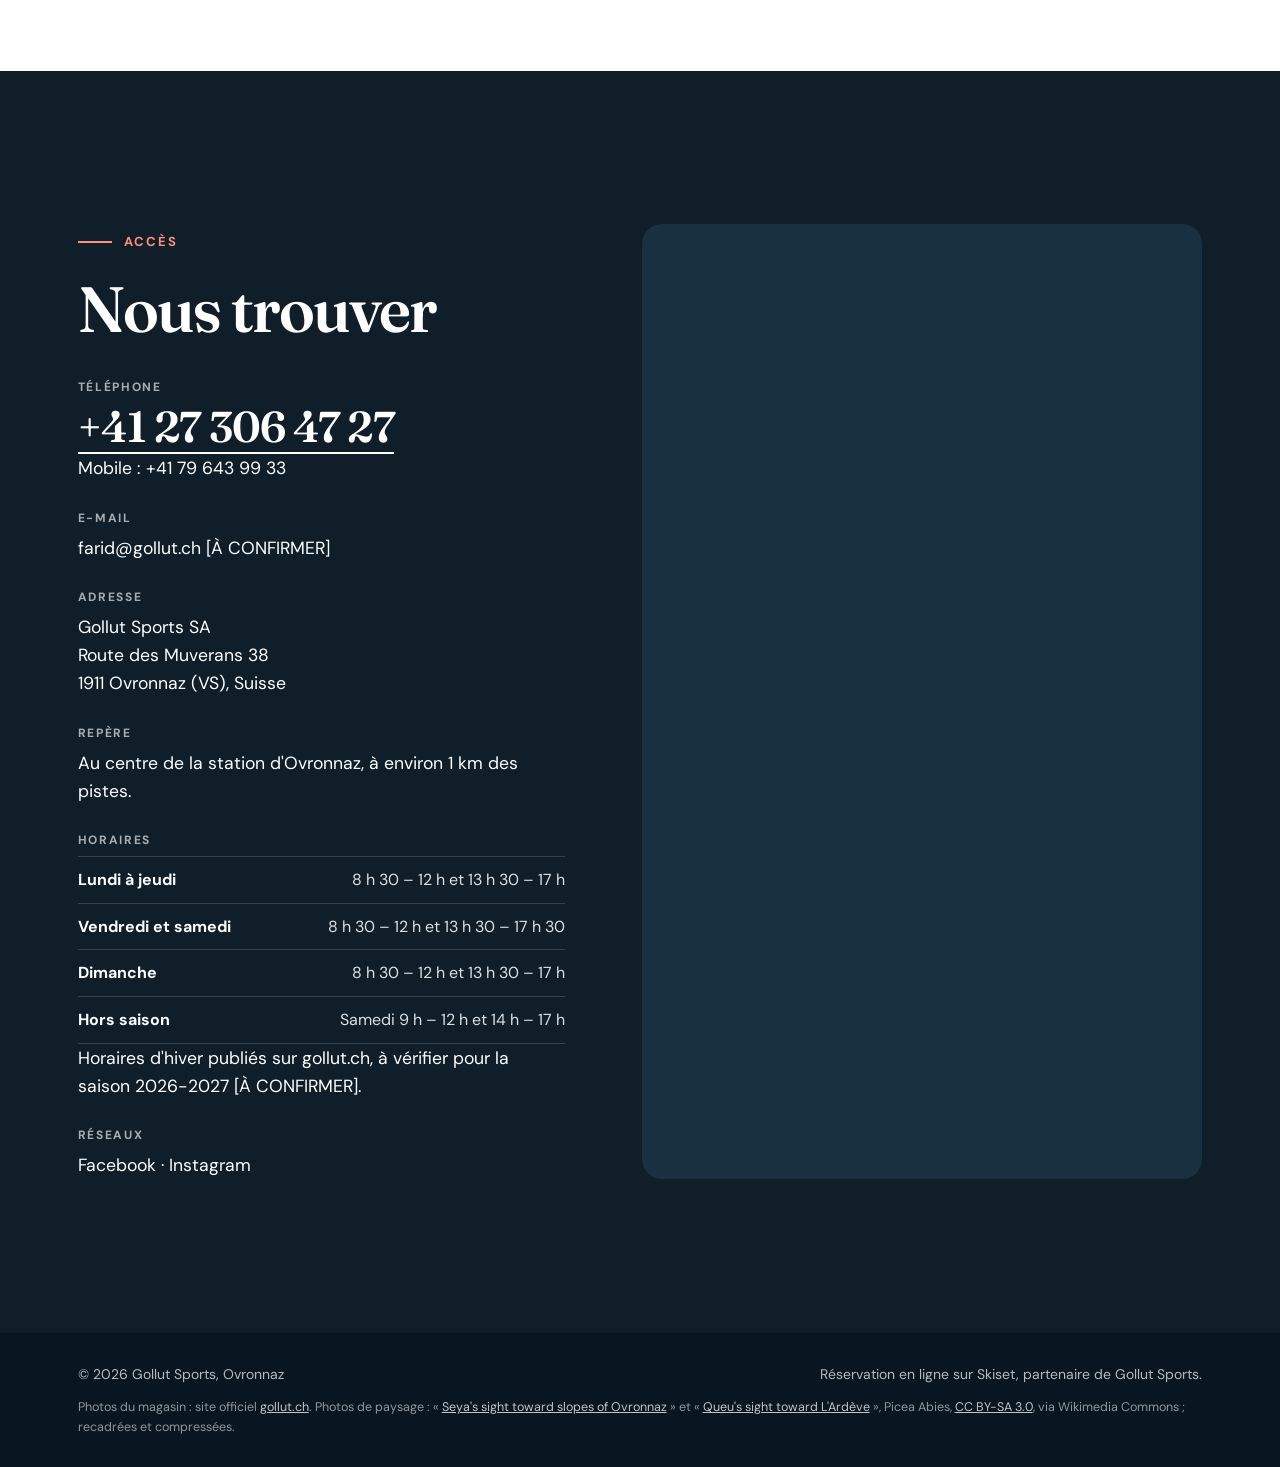
<file: gollut-sports-ovronnaz/index.html>
<!doctype html>
<html lang="fr">
<head>
<meta charset="utf-8">
<meta name="viewport" content="width=device-width, initial-scale=1">
<title>Gollut Sports — Ovronnaz, Valais</title>
<meta name="description" content="Gollut Sports, magasin de sport à Ovronnaz depuis 1989 : location et vente de skis, snowboards, télémarks, skis de fond et raquettes, atelier robotisé et bootfitting. Réservation en ligne avec Skiset.">
<meta name="theme-color" content="#0F1E29">
<meta property="og:title" content="Gollut Sports — Ovronnaz, Valais">
<meta property="og:description" content="Gollut Sports, magasin de sport à Ovronnaz depuis 1989 : location et vente de skis, snowboards, télémarks, skis de fond et raquettes, atelier robotisé et bootfitting. Réservation en ligne avec Skiset.">
<meta property="og:type" content="website">
<meta property="og:locale" content="fr_CH">
<link rel="icon" href="data:image/svg+xml,%3Csvg xmlns='http://www.w3.org/2000/svg' viewBox='0 0 64 64'%3E%3Crect width='64' height='64' rx='12' fill='%23D42A1D'/%3E%3Cpath d='M8 48l16-24 8 11 7-9 17 22z' fill='%23fff'/%3E%3C/svg%3E">
<link rel="preconnect" href="https://fonts.googleapis.com">
<link rel="preconnect" href="https://fonts.gstatic.com" crossorigin>
<link href="https://fonts.googleapis.com/css2?family=DM+Sans:opsz,wght@9..40,400;9..40,600;9..40,700;9..40,800&family=Fraunces:ital,opsz,wght@0,9..144,600;1,9..144,400&display=swap" rel="stylesheet">
<link rel="stylesheet" href="css/style.css">
<script>
  /* Active les animations seulement si le navigateur les accepte. Si le script
     d'effets ne se charge pas, la classe est retirée et tout reste visible. */
  (function () {
    var d = document.documentElement;
    if ('IntersectionObserver' in window && 'requestAnimationFrame' in window && !window.matchMedia('(prefers-reduced-motion: reduce)').matches) {
      d.classList.add('anim');
      window.__secoursAnim = setTimeout(function () { d.classList.remove('anim'); }, 4000);
    }
  })();
</script>
</head>
<body>

<a class="lien-evitement" href="#contenu">Aller au contenu</a>
<div class="progression" id="progression" aria-hidden="true"></div>

<header class="entete" id="entete">
  <div class="wrap">
    <a href="#accueil" class="marque">Gollut <b>SPORTS</b></a>
    <button class="bouton-menu" id="bouton-menu" aria-expanded="false" aria-controls="nav"><span class="barres" aria-hidden="true"></span><span class="txt">Menu</span></button>
    <nav class="nav" id="nav" aria-label="Navigation principale">
      <a href="#packs">Location</a>
      <a href="#tarifs">Tarifs</a>
      <a href="#ecole">École de ski</a>
      <a href="#magasin">Le magasin</a>
      <a href="#infos">Accès</a>
      <a href="#reserver" class="btn btn-rouge">Réserver</a>
    </nav>
  </div>
</header>

<main id="contenu">

  <section class="accueil" id="accueil">
    <div class="fond">
      <div class="parallaxe" data-parallaxe="0.28" data-accueil>
        <img src="images/banniere-ovronnaz.webp" srcset="images/banniere-ovronnaz-1100.webp 1100w, images/banniere-ovronnaz.webp 1600w" sizes="100vw" width="1600" height="900" alt="Les pentes enneigées du domaine skiable d'Ovronnaz sous les sommets des Muverans, par grand beau temps d'hiver" fetchpriority="high" decoding="async">
      </div>
    </div>
    <div class="wrap contenu">
      <p class="surtitre">Ovronnaz · Valais</p>
      <h1 data-mots>Votre number one <em>sur Ovronnaz.</em></h1>
      <p class="sous">Gollut Sports vous accueille à Ovronnaz depuis 1989 : location et vente de skis, snowboards, télémarks, skis de fond et raquettes, avec un atelier robotisé pour l'entretien de votre matériel.</p>
      <p><a href="https://www.skiset.com/station-ski/ovronnaz/magasins/gollut-sport" target="_blank" rel="noopener" class="btn btn-rouge">Réserver en ligne <span class="fl" aria-hidden="true">→</span></a></p>
    </div>
    <svg class="cretes" viewBox="0 0 1440 64" preserveAspectRatio="none" aria-hidden="true" focusable="false"><path fill="currentColor" d="M0 64V40l90-22 70 16 110-30 95 26 60-12 120 28 85-34 70 20 105-28 90 30 75-14 110 26 95-36 80 22 100-18 85 24v26z"/></svg>
  </section>

  <div class="bandeau-atouts">
    <div class="wrap">
      <ul data-cascade>
        <li><strong><span data-compte="1989">1989</span></strong>Depuis 1989, le plus ancien magasin de la station d'Ovronnaz</li>
        <li><strong>−<span data-compte="10">10</span><small>%</small></strong>Sur votre location avec les cours de l'école de ski</li>
        <li><strong><span data-compte="2">2</span><small>profs</small></strong>Professeurs de ski Swiss Snowsports depuis 42 ans</li>
        <li><strong><span data-compte="25">25</span><small>ans</small></strong>De partenariat avec Skiset pour la location en ligne</li>
      </ul>
    </div>
  </div>

  <section class="pourquoi" id="pourquoi">
    <div class="wrap">
      <div class="titre-section">
        <p class="surtitre" data-reveal>Bienvenue</p>
        <h2 data-mots>Bien plus qu'un magasin de sport</h2>
        <p data-reveal style="--d:.15s">Gollut Sports est le plus ancien magasin de la station, à environ 1 km des pistes. L'équipe, formée de professeurs de ski, vous conseille en français, en allemand et en anglais.</p>
      </div>
      <div class="atouts" data-cascade>
        <article>
          <h3>Un atelier robotisé</h3>
          <p>Entretien de vos skis et snowboards à l'atelier. Pour vos services de ski, déposez votre matériel la veille avant 15 h pour le lendemain.</p>
        </article>
        <article>
          <h3>Des chaussures au sec</h3>
          <p>Séchoirs à chaussures et désinfection. Bootfitting et machine pour les semelles orthopédiques, pour des chaussures à votre pied.</p>
        </article>
        <article>
          <h3>Un bar œnothèque</h3>
          <p>À l'intérieur du magasin, un bar œnothèque vous accueille pour boire un verre après une journée sur les pistes.</p>
        </article>
      </div>
    </div>
  </section>

  <section class="packs" id="packs">
    <div class="wrap">
      <div class="titre-section">
        <p class="surtitre" data-reveal>Location</p>
        <h2 data-mots>Choisissez votre matériel</h2>
        <p data-reveal style="--d:.15s">Skis, snowboards, télémarks, skis de fond, raquettes à neige, bâtons et casques, pour enfants et adultes. Prix pour un jour et pour six jours. Les chaussures se louent séparément (voir la grille complète).</p>
      </div>
      <div class="onglets" role="tablist" aria-label="Type de matériel" data-reveal>
        <button type="button" role="tab" aria-selected="true" data-onglet="adulte">Adultes</button>
        <button type="button" role="tab" aria-selected="false" data-onglet="enfant">Enfants</button>
        <button type="button" role="tab" aria-selected="false" data-onglet="neige">Fond et raquettes</button>
      </div>
      <div class="grille-packs" id="grille-packs" role="tabpanel" data-cascade></div>
      <noscript><p class="sans-js">Les tarifs s'affichent avec JavaScript. Vous pouvez aussi nous appeler au <a href="tel:+41273064727">+41 27 306 47 27</a>.</p></noscript>

      <div class="veloski" id="atelier" data-vu>
        <div class="photo"><div class="parallaxe" data-parallaxe="0.1"><img src="images/atelier-robotise.webp" width="1200" height="675" alt="Intérieur de la machine de l'atelier robotisé, avec ses meules qui entretiennent la semelle et les carres des skis" loading="lazy" decoding="async"></div></div>
        <div class="texte" data-reveal="droite" style="--d:.2s">
          <h3>Votre clinique du ski</h3>
          <p>Atelier robotisé, bootfitting, empiècements de semelles et machine pour les semelles orthopédiques. Pour vos services de ski : la veille avant 15 h pour le lendemain.</p>
          <div class="tarif-veloski">
            <div><strong>dès CHF 75</strong>Grand service</div>
            <div><strong>dès CHF 55</strong>Petit service</div>
            <div><strong>dès CHF 50</strong>Aiguisage</div>
          </div>
          <a href="#tarifs" class="btn btn-rouge" data-voir-tarif="atelier">Tarifs de l'atelier <span class="fl" aria-hidden="true">→</span></a>
        </div>
      </div>
    </div>
  </section>

  <section class="reservation" id="reserver">
    <div class="wrap">
      <div class="titre-section">
        <p class="surtitre" data-reveal>Réservation</p>
        <h2 data-mots>Réservez votre matériel</h2>
        <p data-reveal style="--d:.15s">Les locations en ligne de Gollut Sports se font avec Skiset, notre partenaire depuis 25 ans.</p>
      </div>

      <div class="resa" id="resa">
        <div data-reveal>
          <ol class="etapes">
            <li>Dates</li>
            <li>Matériel</li>
            <li>Coordonnées</li>
          </ol>
          <div class="panneau">
            <h3>Réservation en ligne</h3>
            <p class="aide">Sur la page Gollut Sport de Skiset, choisissez vos dates de location, puis votre matériel. Vous préférez parler à quelqu'un ? Appelez le magasin.</p>
            <div class="actions-etape">
              <a href="tel:+41273064727" class="btn btn-ligne">Appeler le magasin</a>
              <a href="https://www.skiset.com/station-ski/ovronnaz/magasins/gollut-sport" target="_blank" rel="noopener" class="btn btn-rouge">Réserver en ligne <span class="fl" aria-hidden="true">→</span></a>
            </div>
          </div>
        </div>

        <aside class="recap sombre" aria-label="Bon à savoir" data-reveal style="--d:.15s">
          <h3>Bon à savoir</h3>
          <p class="periode">Saison d'hiver</p>
          <ul>
            <li><span>Lieu de location<small>Route des Muverans 38, 1911 Ovronnaz</small></span><span>Ovronnaz</span></li>
            <li><span>École de ski<small>Sur votre location avec les cours de ski</small></span><span>−10 %</span></li>
            <li><span>Services de ski<small>Matériel déposé la veille avant 15 h</small></span><span>Le lendemain</span></li>
            <li><span>Magic Pass<small>Gollut Sports est membre Be Magic · avantages [À CONFIRMER]</small></span><span>Membre</span></li>
          </ul>
          <p class="paiement">Tous les tarifs sont en francs suisses (CHF).</p>
        </aside>
      </div>
    </div>
  </section>

  <section class="tarifs" id="tarifs">
    <div class="wrap">
      <div class="titre-section">
        <p class="surtitre" data-reveal>Grille complète</p>
        <h2 data-mots>Tarifs</h2>
        <p data-reveal style="--d:.15s">Tarifs de location publiés sur gollut.ch (saison [À CONFIRMER]) et tarifs de l'atelier pour la saison 2025-2026. Prix en francs suisses (CHF), par personne.</p>
      </div>
      <div class="onglets" role="tablist" aria-label="Catégorie de tarifs" id="onglets-tarifs" data-reveal></div>
      <div class="table-tarifs-wrap" role="tabpanel" tabindex="0" aria-label="Tableau des tarifs" data-reveal><table class="tarifs-table" id="table-tarifs"></table></div>
      <p class="astuce-defilement" aria-hidden="true">Faites défiler le tableau horizontalement pour voir toutes les durées →</p>
      <noscript><p class="sans-js">Le tableau des tarifs s'affiche avec JavaScript. Appelez-nous au <a href="tel:+41273064727">+41 27 306 47 27</a> pour connaître nos prix.</p></noscript>
      <div class="bons-plans" data-cascade>
        <div class="bon-plan"><strong>−<span data-compte="10">10</span> %</strong><p>Sur votre location avec les cours de ski de l'école.</p></div>
        <div class="bon-plan"><strong>−<span data-compte="50">50</span> %</strong><p>Liquidation des skis et souliers de randonnée, et des souliers de télémark.</p></div>
      </div>
      <details class="cgl" id="conditions">
        <summary>Conditions générales de location</summary>
        <ul data-cgl></ul>
      </details>
    </div>
  </section>

  <section class="pourquoi" id="ecole">
    <div class="wrap">
      <div class="titre-section">
        <p class="surtitre" data-reveal>École de ski</p>
        <h2 data-mots>Des professeurs de ski au magasin</h2>
        <p data-reveal style="--d:.15s">Gollut Sports est tenu par des professeurs de ski Swiss Snowsports. Suzy, directrice de l'école de ski, est votre contact au magasin.</p>
      </div>
      <div class="veloski" data-vu>
        <div class="photo"><div class="parallaxe" data-parallaxe="0.1"><img src="images/ovronnaz-village.webp" width="1200" height="900" alt="Le village d'Ovronnaz sous la neige, vu depuis les pentes au-dessus de la station, avec la vallée du Rhône en contrebas" loading="lazy" decoding="async"></div></div>
        <div class="texte" data-reveal="droite" style="--d:.2s">
          <h3>Apprendre à skier à Ovronnaz</h3>
          <p>Prenez vos cours avec l'école de ski et profitez de 10 % de rabais sur votre location chez Gollut Sports. Inscriptions et informations au magasin [À CONFIRMER].</p>
          <div class="tarif-veloski">
            <div><strong>−10 %</strong>Sur la location</div>
            <div><strong>2 profs</strong>Swiss Snowsports</div>
            <div><strong>42 ans</strong>D'enseignement</div>
          </div>
          <a href="tel:+41273064727" class="btn btn-rouge">Appeler le magasin <span class="fl" aria-hidden="true">→</span></a>
        </div>
      </div>
    </div>
  </section>

  <section class="magasin" id="magasin">
    <div class="wrap grille">
      <div class="mosaique">
        <!-- Photos du site officiel gollut.ch, recadrées et compressées -->
        <figure data-vu><div class="parallaxe" data-parallaxe="0.07"><img src="images/magasin-skis.webp" width="1120" height="740" alt="Rangée de skis Atomic, Salomon et Head alignés dans des râteliers en bois, dans le magasin" loading="lazy" decoding="async"></div></figure>
        <figure data-vu><img src="images/magasin-entree.webp" width="1067" height="800" alt="Entrée vitrée du magasin Gollut Sports, avec des skis et des chaussures exposés à l'intérieur" loading="lazy" decoding="async"></figure>
        <figure data-vu><img src="images/magasin-location.webp" width="1200" height="675" alt="Skis de location Salomon suspendus sur leur rail, prêts à être loués" loading="lazy" decoding="async"></figure>
        <figure data-vu><img src="images/magasin-vitrine.webp" width="1200" height="900" alt="Vitrine de Noël illuminée avec des skis anciens et récents, une photo d'époque et le logo de l'école de ski ESI" loading="lazy" decoding="async"></figure>
        <figure data-vu><img src="images/magasin-bootfitting.webp" width="689" height="919" alt="Appareil de bootfitting avec une chaussure de ski Head dans une cloche transparente" loading="lazy" decoding="async"></figure>
      </div>
      <div class="texte">
        <p class="surtitre" data-reveal>Le magasin</p>
        <h2 data-mots>Since 1989, au cœur d'Ovronnaz</h2>
        <p data-reveal>Gollut Sports vous accueille au centre de la station, à environ 1 km des pistes, pour la location, la vente et l'entretien de votre matériel. Plus qu'un magasin, c'est aussi un lieu de rencontre, avec son bar œnothèque.</p>
        <div class="marques" aria-label="Marques proposées" data-cascade>
          <span>[À CONFIRMER]</span>
        </div>
        <h3 data-reveal>En vente au magasin</h3>
        <ul class="vente" data-reveal style="--d:.1s">
          <li>Skis, snowboards, skis de fond</li>
          <li>Raquettes à neige</li>
          <li>Confection de ski, sous-vêtements thermiques</li>
          <li>Lunettes et masques de ski</li>
          <li>Gants, casques, bonnets</li>
          <li>Bâtons de ski et de randonnée</li>
          <li>Divers accessoires</li>
        </ul>
        <h3 data-reveal>Nos partenaires</h3>
        <ul class="vente" data-reveal style="--d:.1s">
          <li><a href="https://www.skiset.com/station-ski/ovronnaz/magasins/gollut-sport" target="_blank" rel="noopener">Skiset</a></li>
          <li><a href="http://www.chalet4saisons.ch" target="_blank" rel="noopener">chalet4saisons.ch</a></li>
          <li><a href="http://www.bains-ovronnaz.ch" target="_blank" rel="noopener">bains-ovronnaz.ch</a></li>
          <li><a href="http://www.hoteldesmuverans.ch" target="_blank" rel="noopener">hoteldesmuverans.ch</a></li>
          <li><a href="http://www.hotelardeve.ch" target="_blank" rel="noopener">hotelardeve.ch</a></li>
          <li><a href="http://www.bainsdesaillon.ch" target="_blank" rel="noopener">bainsdesaillon.ch</a></li>
        </ul>
      </div>
    </div>
  </section>

  <section class="infos sombre" id="infos">
    <div class="wrap grille">
      <div>
        <p class="surtitre" data-reveal>Accès</p>
        <h2 data-mots>Nous trouver</h2>
        <dl data-cascade>
          <div><dt>Téléphone</dt><dd><a class="tel" href="tel:+41273064727">+41 27 306 47 27</a><br>Mobile : <a href="tel:+41796439933">+41 79 643 99 33</a></dd></div>
          <div><dt>E-mail</dt><dd><a href="mailto:farid@gollut.ch">farid@gollut.ch</a> [À CONFIRMER]</dd></div>
          <div><dt>Adresse</dt><dd>Gollut Sports SA<br>Route des Muverans 38<br>1911 Ovronnaz (VS), Suisse</dd></div>
          <div><dt>Repère</dt><dd>Au centre de la station d'Ovronnaz, à environ 1 km des pistes.</dd></div>
          <div><dt>Horaires</dt><dd><ul class="horaires">
            <li><span>Lundi à jeudi</span><span>8 h 30 – 12 h et 13 h 30 – 17 h</span></li>
            <li><span>Vendredi et samedi</span><span>8 h 30 – 12 h et 13 h 30 – 17 h 30</span></li>
            <li><span>Dimanche</span><span>8 h 30 – 12 h et 13 h 30 – 17 h</span></li>
            <li><span>Hors saison</span><span>Samedi 9 h – 12 h et 14 h – 17 h</span></li>
          </ul>Horaires d'hiver publiés sur gollut.ch, à vérifier pour la saison 2026-2027 [À CONFIRMER].</dd></div>
          <div><dt>Réseaux</dt><dd><a href="https://www.facebook.com/farid.gollut" target="_blank" rel="noopener">Facebook</a> · <a href="https://www.instagram.com/faridgollut/" target="_blank" rel="noopener">Instagram</a></dd></div>
        </dl>
      </div>
      <div class="carte-geo" data-reveal="droite">
        <iframe title="Plan d'accès à Gollut Sports, Ovronnaz" loading="lazy" referrerpolicy="no-referrer-when-downgrade"
          src="https://maps.google.com/maps?q=Gollut%20Sports%2C%20Route%20des%20Muverans%2038%2C%201911%20Ovronnaz&z=16&output=embed"></iframe>
      </div>
    </div>
  </section>

</main>

<footer class="pied">
  <div class="wrap">
    <p>© 2026 Gollut Sports, Ovronnaz</p>
    <p>Réservation en ligne sur Skiset, partenaire de Gollut Sports.</p>
    <p class="credits">Photos du magasin : site officiel <a href="https://gollut.ch/">gollut.ch</a>. Photos de paysage : « <a href="https://commons.wikimedia.org/wiki/File:Seya%27s_sight_toward_slopes_of_Ovronnaz_-_panoramio.jpg">Seya's sight toward slopes of Ovronnaz</a> » et « <a href="https://commons.wikimedia.org/wiki/File:Queu%27s_sight_toward_%22L%27Ard%C3%A8ve%22_-_panoramio.jpg">Queu's sight toward L'Ardève</a> », Picea Abies, <a href="https://creativecommons.org/licenses/by-sa/3.0/deed.fr">CC BY-SA 3.0</a>, via Wikimedia Commons ; recadrées et compressées.</p>
  </div>
</footer>

<script src="js/app.js"></script>
<script src="js/effets.js" onerror="document.documentElement.classList.remove('anim')"></script>
</body>
</html>
</file>
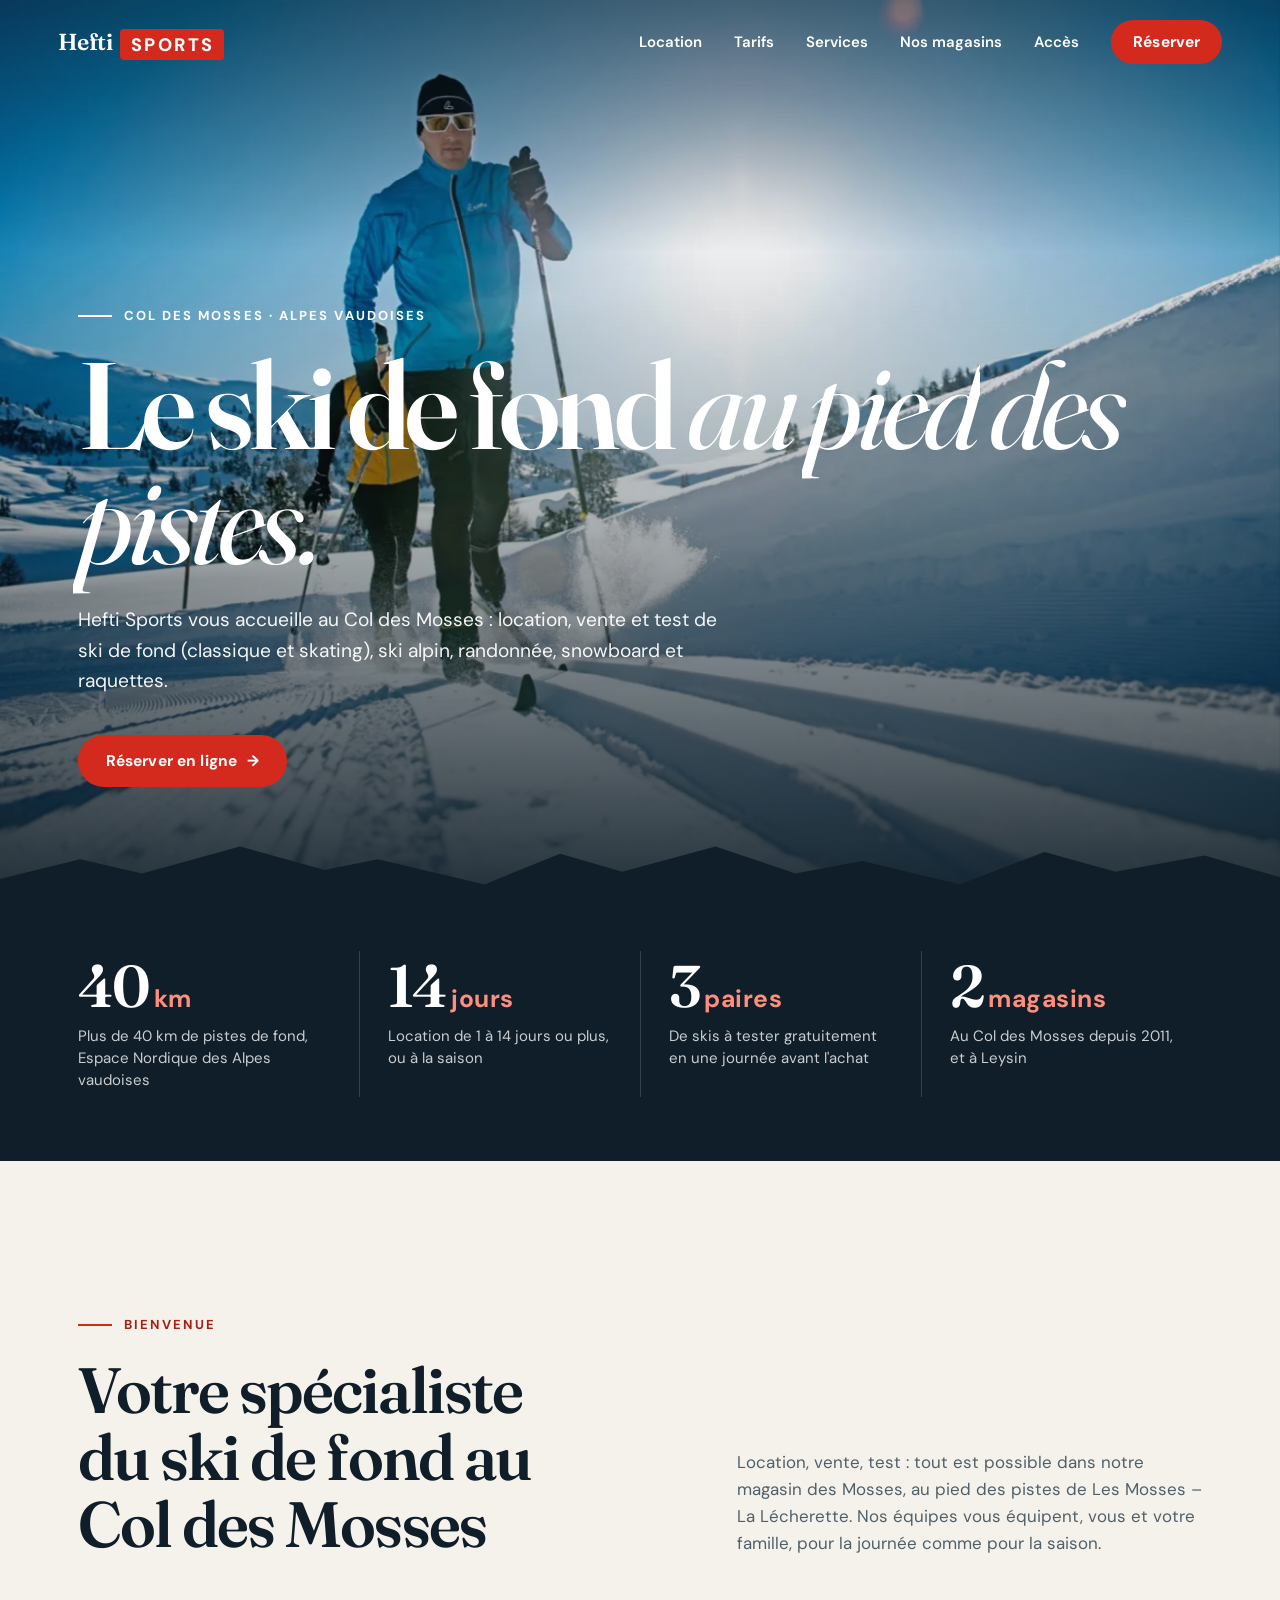
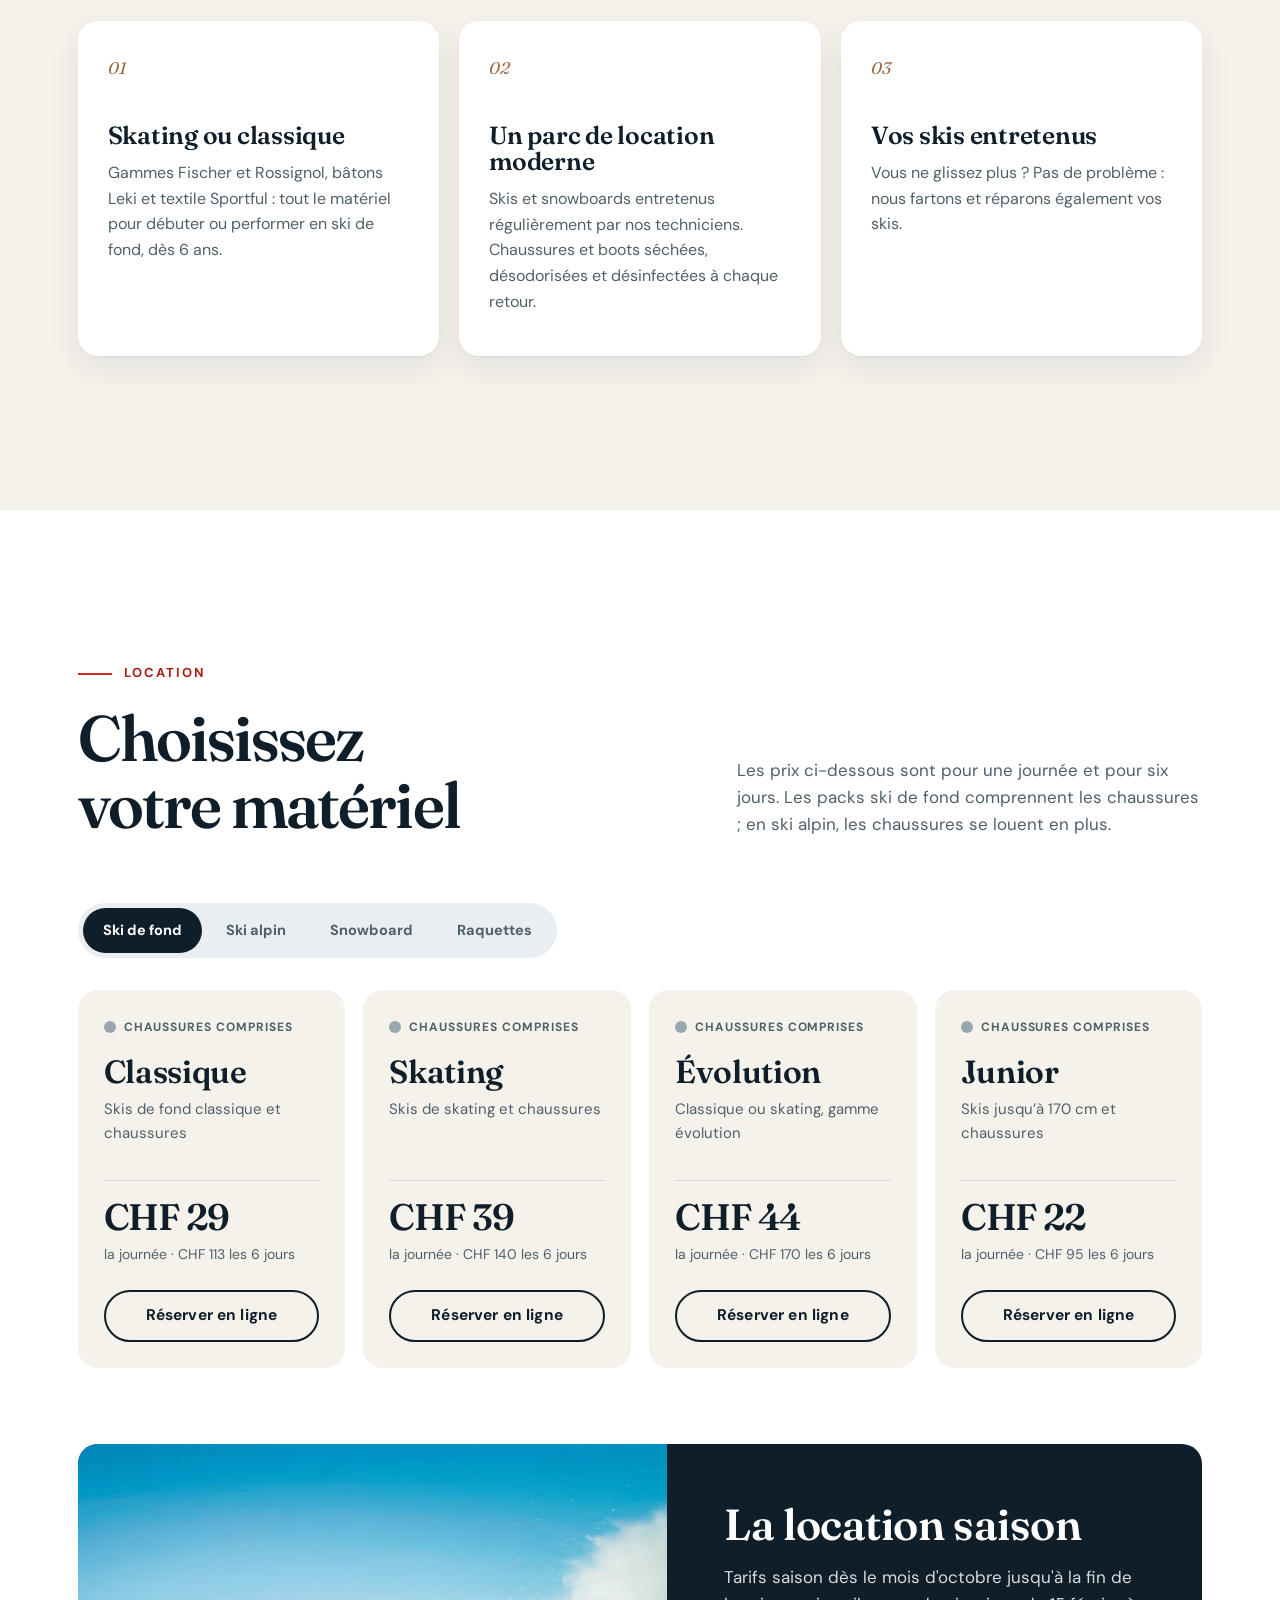
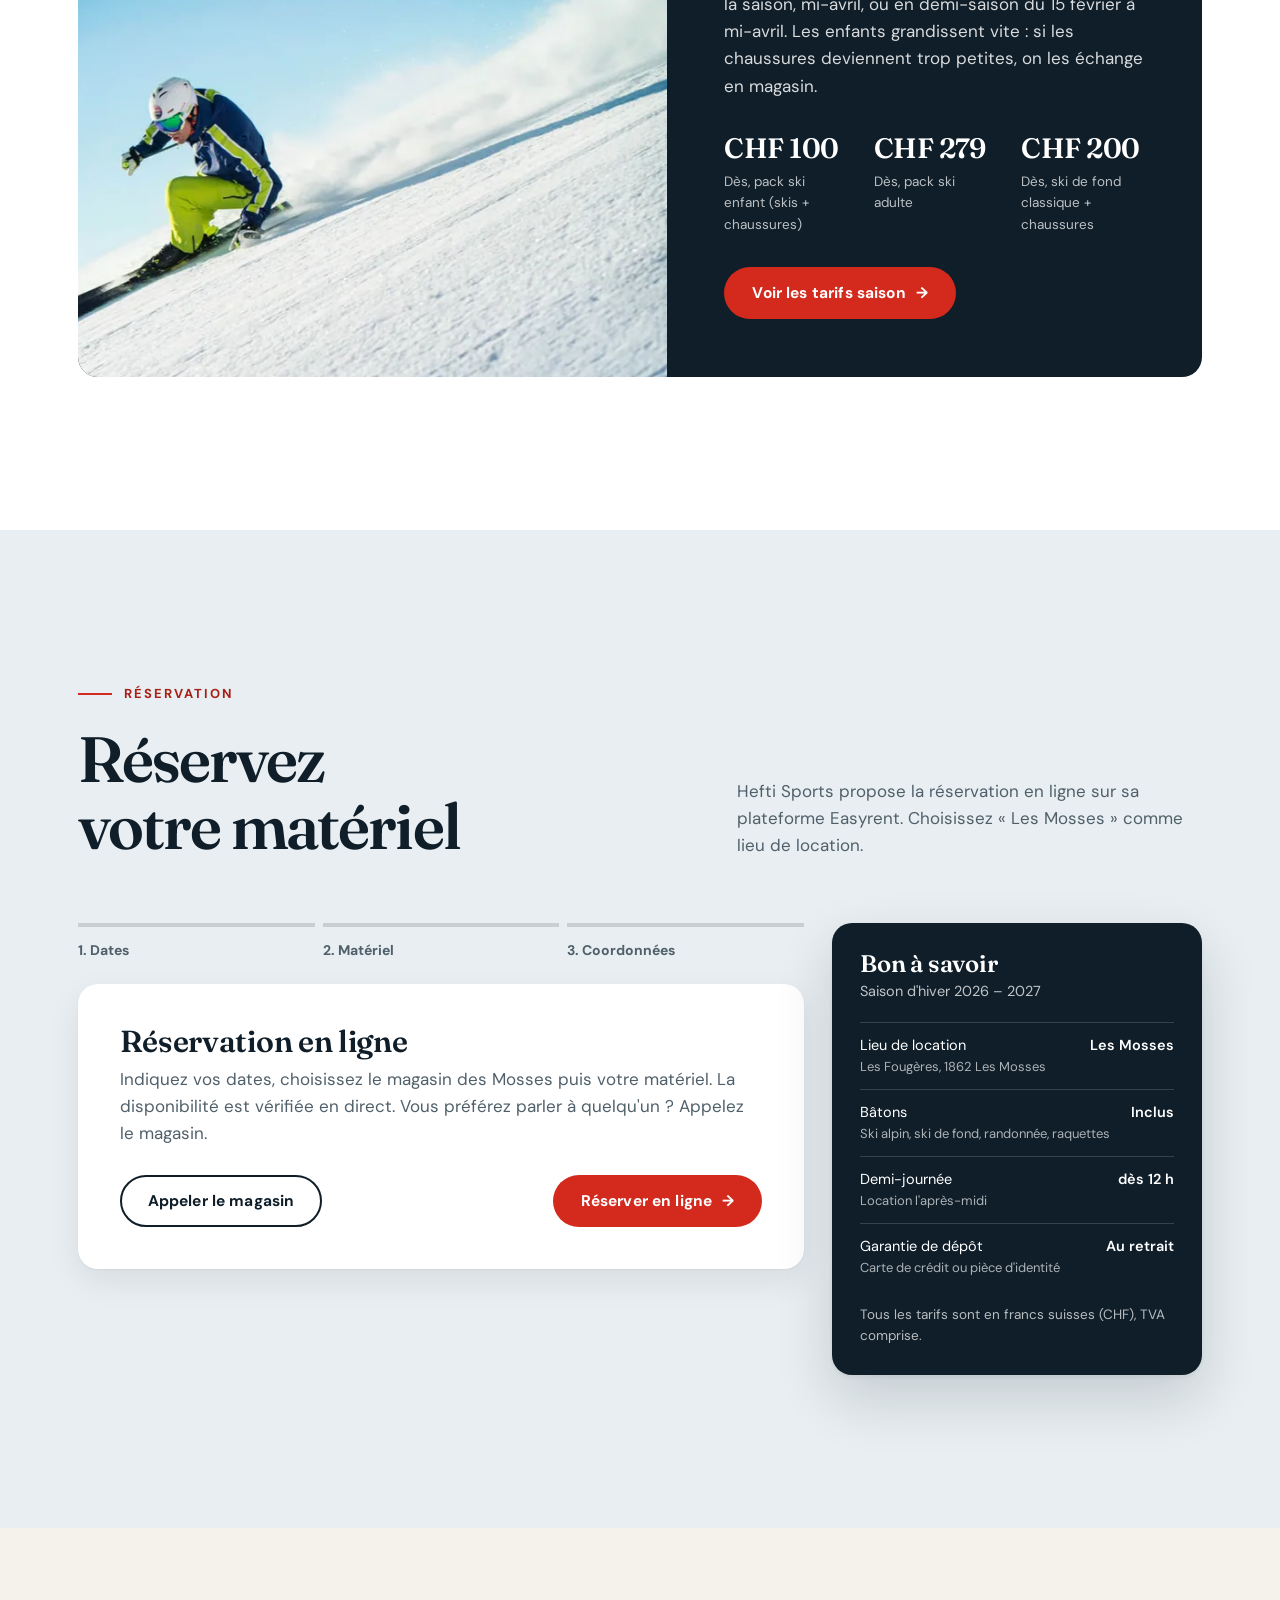
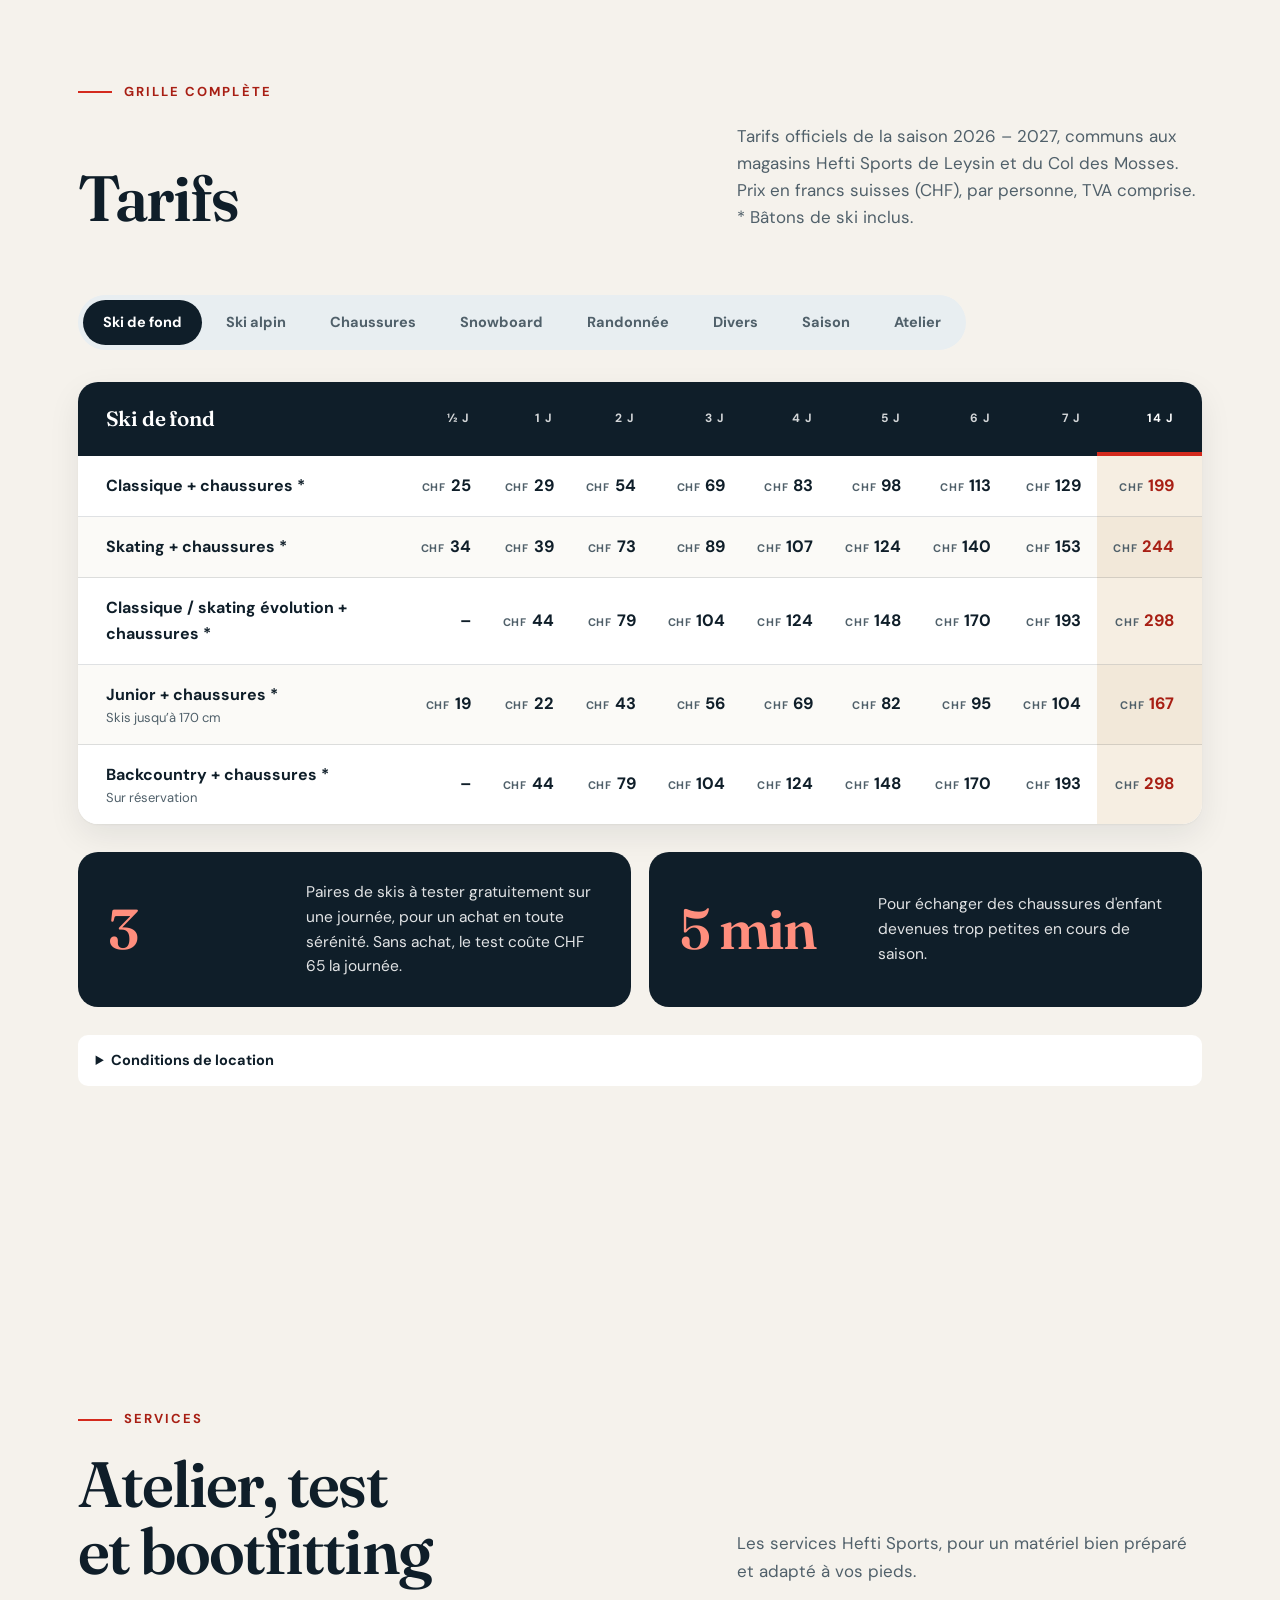
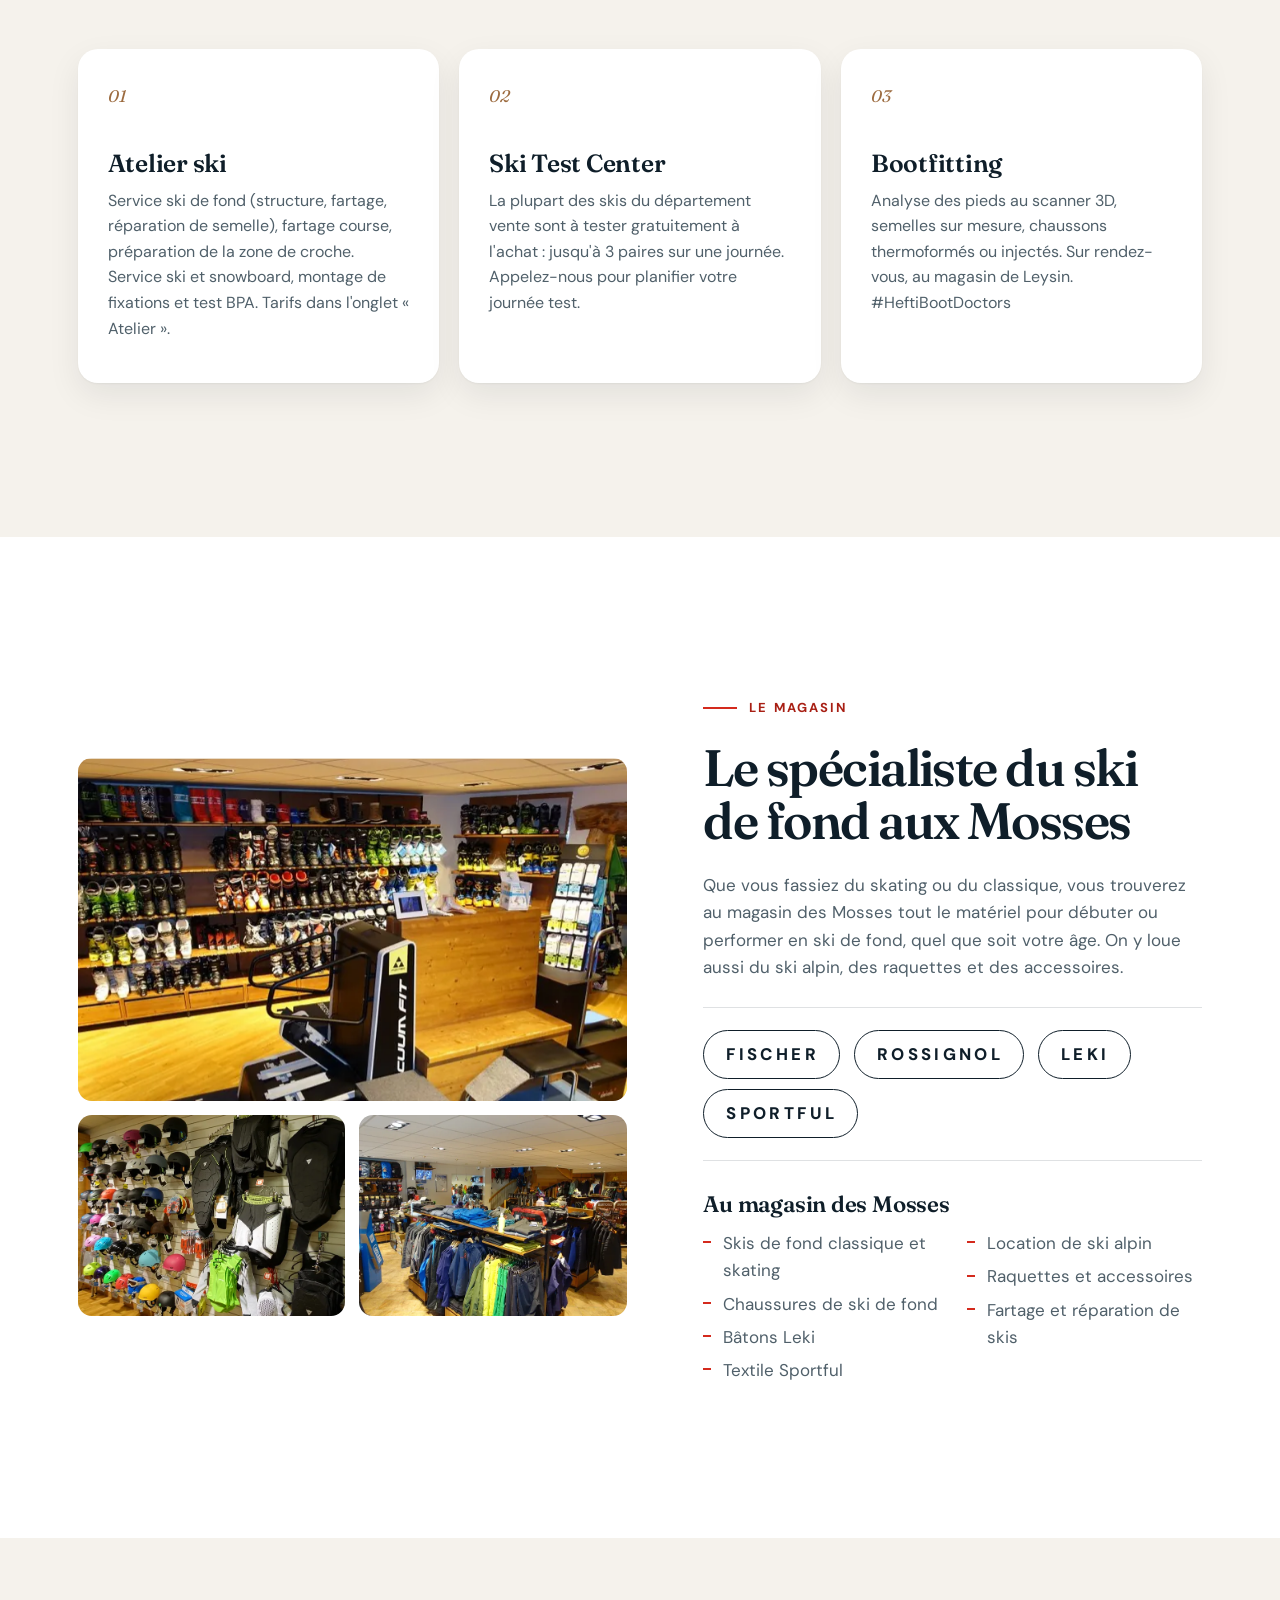
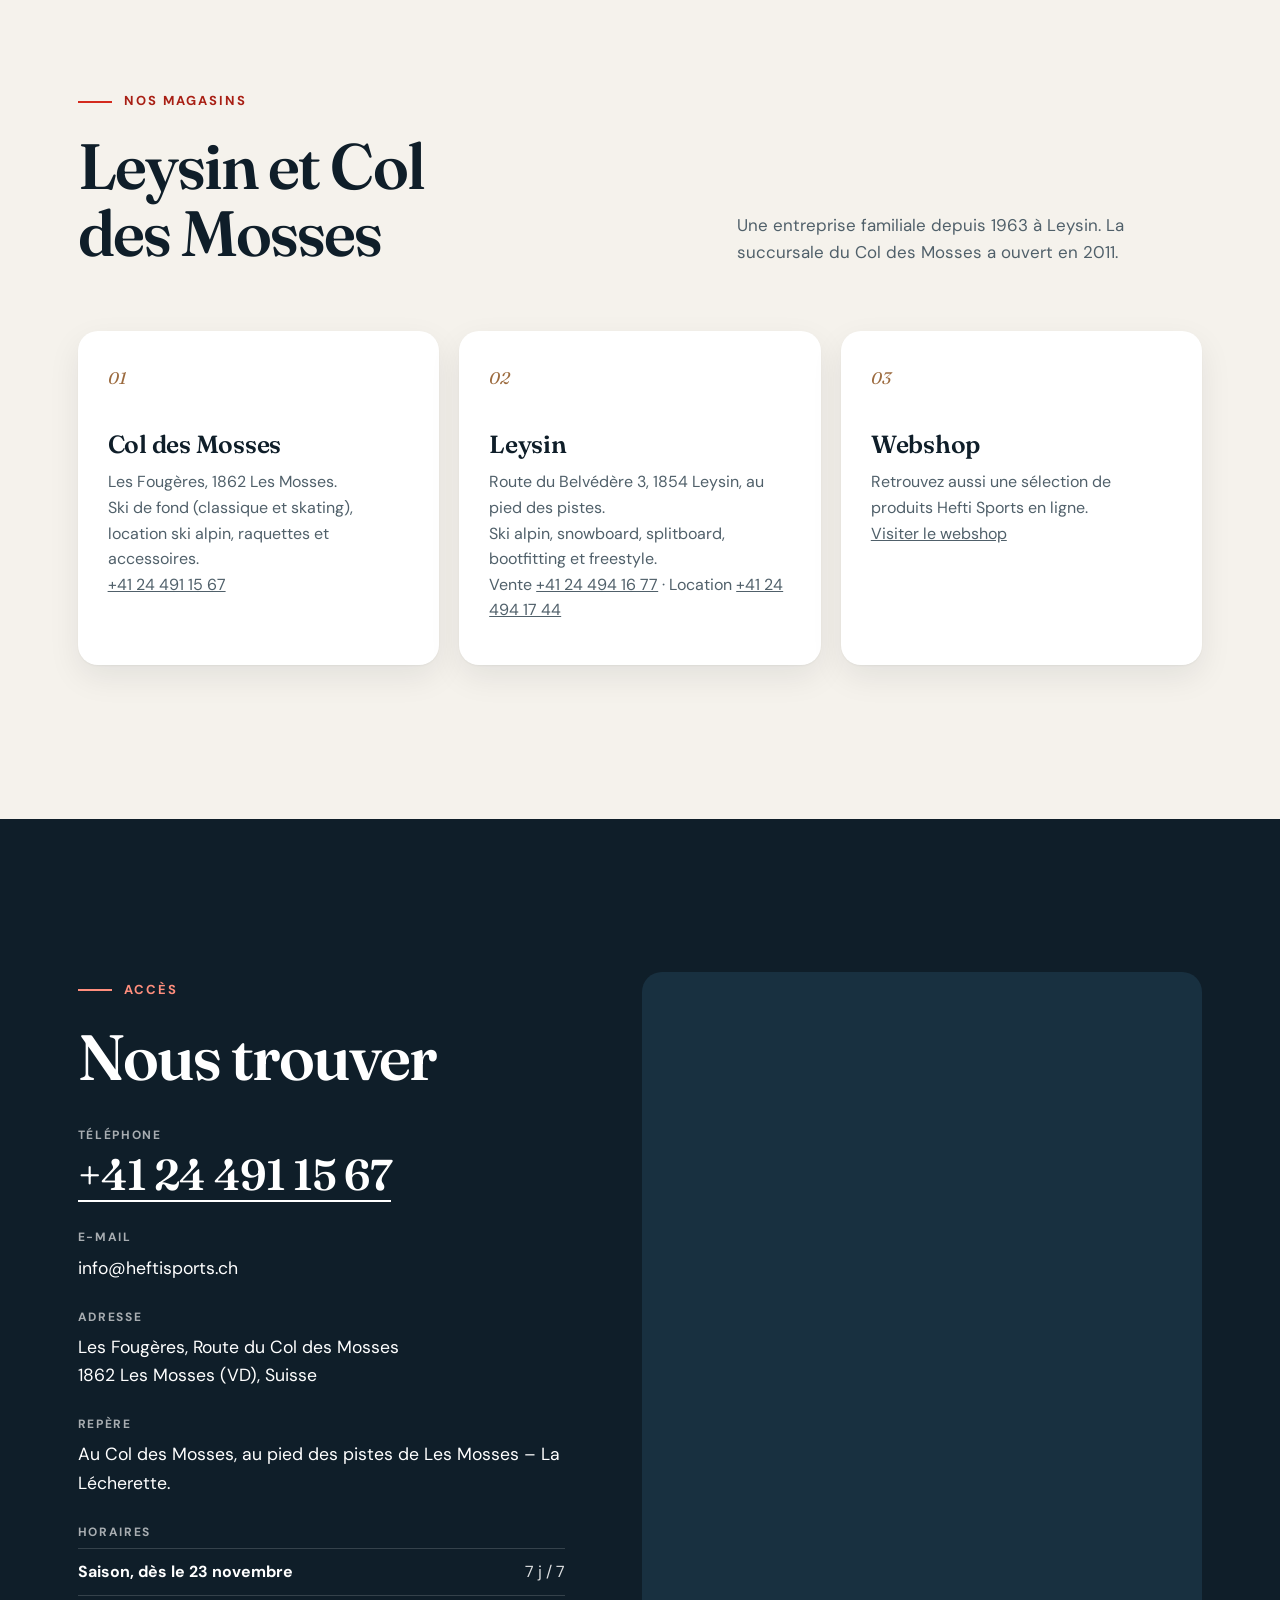
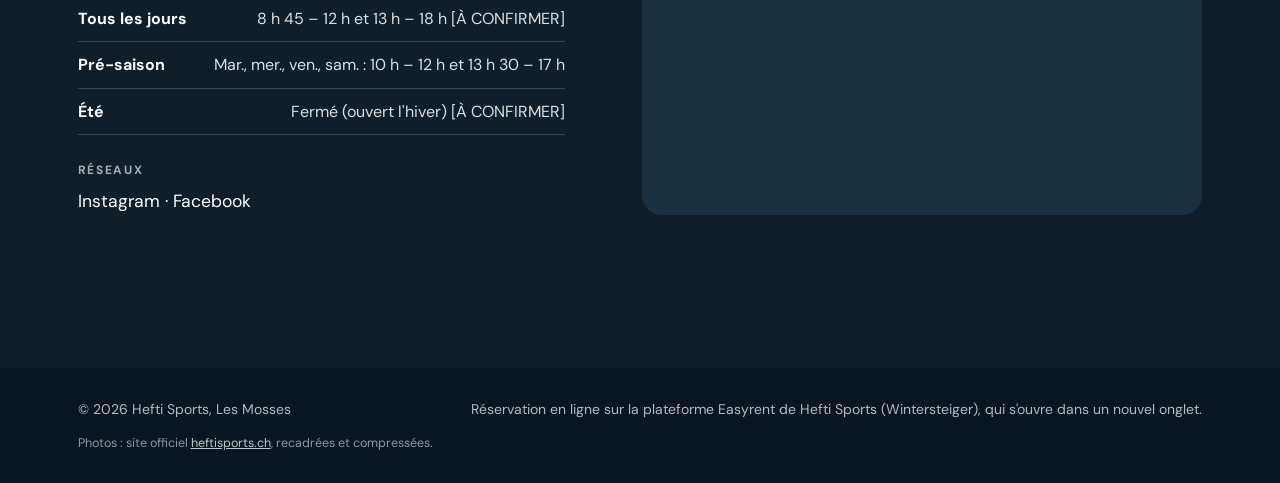
<file: hefti-sports-les-mosses/index.html>
<!doctype html>
<html lang="fr">
<head>
<meta charset="utf-8">
<meta name="viewport" content="width=device-width, initial-scale=1">
<title>Hefti Sports — Col des Mosses, Alpes vaudoises</title>
<meta name="description" content="Hefti Sports au Col des Mosses : spécialiste du ski de fond (classique et skating), location et vente de ski alpin, snowboard, randonnée et raquettes, au pied des pistes.">
<meta name="theme-color" content="#0F1E29">
<meta property="og:title" content="Hefti Sports — Col des Mosses, Alpes vaudoises">
<meta property="og:description" content="Hefti Sports au Col des Mosses : spécialiste du ski de fond (classique et skating), location et vente de ski alpin, snowboard, randonnée et raquettes, au pied des pistes.">
<meta property="og:type" content="website">
<meta property="og:locale" content="fr_CH">
<link rel="icon" href="data:image/svg+xml,%3Csvg xmlns='http://www.w3.org/2000/svg' viewBox='0 0 64 64'%3E%3Crect width='64' height='64' rx='12' fill='%23D42A1D'/%3E%3Cpath d='M8 48l16-24 8 11 7-9 17 22z' fill='%23fff'/%3E%3C/svg%3E">
<link rel="preconnect" href="https://fonts.googleapis.com">
<link rel="preconnect" href="https://fonts.gstatic.com" crossorigin>
<link href="https://fonts.googleapis.com/css2?family=DM+Sans:opsz,wght@9..40,400;9..40,600;9..40,700;9..40,800&family=Fraunces:ital,opsz,wght@0,9..144,600;1,9..144,400&display=swap" rel="stylesheet">
<link rel="stylesheet" href="css/style.css">
<script type="application/ld+json">
{
  "@context": "https://schema.org",
  "@type": "SportingGoodsStore",
  "name": "Hefti Sports — Col des Mosses",
  "url": "https://www.heftisports.ch/fr",
  "telephone": "+41 24 491 15 67",
  "email": "info@heftisports.ch",
  "address": {
    "@type": "PostalAddress",
    "streetAddress": "Les Fougères, Route du Col des Mosses",
    "postalCode": "1862",
    "addressLocality": "Les Mosses",
    "addressRegion": "VD",
    "addressCountry": "CH"
  },
  "sameAs": ["https://www.facebook.com/HeftiSports/", "https://www.instagram.com/heftisports/"]
}
</script>
<script>
  /* Active les animations seulement si le navigateur les accepte. Si le script
     d'effets ne se charge pas, la classe est retirée et tout reste visible. */
  (function () {
    var d = document.documentElement;
    if ('IntersectionObserver' in window && 'requestAnimationFrame' in window && !window.matchMedia('(prefers-reduced-motion: reduce)').matches) {
      d.classList.add('anim');
      window.__secoursAnim = setTimeout(function () { d.classList.remove('anim'); }, 4000);
    }
  })();
</script>
</head>
<body>

<a class="lien-evitement" href="#contenu">Aller au contenu</a>
<div class="progression" id="progression" aria-hidden="true"></div>

<header class="entete" id="entete">
  <div class="wrap">
    <a href="#accueil" class="marque">Hefti <b>SPORTS</b></a>
    <button class="bouton-menu" id="bouton-menu" aria-expanded="false" aria-controls="nav"><span class="barres" aria-hidden="true"></span><span class="txt">Menu</span></button>
    <nav class="nav" id="nav" aria-label="Navigation principale">
      <a href="#packs">Location</a>
      <a href="#tarifs">Tarifs</a>
      <a href="#services">Services</a>
      <a href="#magasins">Nos magasins</a>
      <a href="#infos">Accès</a>
      <a href="#reserver" class="btn btn-rouge">Réserver</a>
    </nav>
  </div>
</header>

<main id="contenu">

  <section class="accueil" id="accueil">
    <div class="fond">
      <div class="parallaxe" data-parallaxe="0.28" data-accueil>
        <img src="images/banniere-ski-de-fond.webp" srcset="images/banniere-ski-de-fond-1100.webp 1100w, images/banniere-ski-de-fond.webp 1386w" sizes="100vw" width="1386" height="925" alt="Deux fondeurs en skating sur une piste de ski de fond damée, sous un grand soleil d'hiver" fetchpriority="high" decoding="async">
      </div>
    </div>
    <div class="wrap contenu">
      <p class="surtitre">Col des Mosses · Alpes vaudoises</p>
      <h1 data-mots>Le ski de fond <em>au pied des pistes.</em></h1>
      <p class="sous">Hefti Sports vous accueille au Col des Mosses : location, vente et test de ski de fond (classique et skating), ski alpin, randonnée, snowboard et raquettes.</p>
      <p><a href="https://easyresv3.wintersteiger.at/index_easyrent.php?shop_id=100258&amp;sprache=fra" target="_blank" rel="noopener" class="btn btn-rouge">Réserver en ligne <span class="fl" aria-hidden="true">→</span></a></p>
    </div>
    <svg class="cretes" viewBox="0 0 1440 64" preserveAspectRatio="none" aria-hidden="true" focusable="false"><path fill="currentColor" d="M0 64V40l90-22 70 16 110-30 95 26 60-12 120 28 85-34 70 20 105-28 90 30 75-14 110 26 95-36 80 22 100-18 85 24v26z"/></svg>
  </section>

  <div class="bandeau-atouts">
    <div class="wrap">
      <ul data-cascade>
        <li><strong><span data-compte="40">40</span><small>km</small></strong>Plus de 40 km de pistes de fond, Espace Nordique des Alpes vaudoises</li>
        <li><strong><span data-compte="14">14</span><small>jours</small></strong>Location de 1 à 14 jours ou plus, ou à la saison</li>
        <li><strong><span data-compte="3">3</span><small>paires</small></strong>De skis à tester gratuitement en une journée avant l'achat</li>
        <li><strong><span data-compte="2">2</span><small>magasins</small></strong>Au Col des Mosses depuis 2011, et à Leysin</li>
      </ul>
    </div>
  </div>

  <section class="pourquoi" id="pourquoi">
    <div class="wrap">
      <div class="titre-section">
        <p class="surtitre" data-reveal>Bienvenue</p>
        <h2 data-mots>Votre spécialiste du ski de fond au Col des Mosses</h2>
        <p data-reveal style="--d:.15s">Location, vente, test : tout est possible dans notre magasin des Mosses, au pied des pistes de Les Mosses – La Lécherette. Nos équipes vous équipent, vous et votre famille, pour la journée comme pour la saison.</p>
      </div>
      <div class="atouts" data-cascade>
        <article>
          <h3>Skating ou classique</h3>
          <p>Gammes Fischer et Rossignol, bâtons Leki et textile Sportful : tout le matériel pour débuter ou performer en ski de fond, dès 6 ans.</p>
        </article>
        <article>
          <h3>Un parc de location moderne</h3>
          <p>Skis et snowboards entretenus régulièrement par nos techniciens. Chaussures et boots séchées, désodorisées et désinfectées à chaque retour.</p>
        </article>
        <article>
          <h3>Vos skis entretenus</h3>
          <p>Vous ne glissez plus ? Pas de problème : nous fartons et réparons également vos skis.</p>
        </article>
      </div>
    </div>
  </section>

  <section class="packs" id="packs">
    <div class="wrap">
      <div class="titre-section">
        <p class="surtitre" data-reveal>Location</p>
        <h2 data-mots>Choisissez votre matériel</h2>
        <p data-reveal style="--d:.15s">Les prix ci-dessous sont pour une journée et pour six jours. Les packs ski de fond comprennent les chaussures ; en ski alpin, les chaussures se louent en plus.</p>
      </div>
      <div class="onglets" role="tablist" aria-label="Type de matériel" data-reveal>
        <button type="button" role="tab" aria-selected="true" data-onglet="fond">Ski de fond</button>
        <button type="button" role="tab" aria-selected="false" data-onglet="alpin">Ski alpin</button>
        <button type="button" role="tab" aria-selected="false" data-onglet="snow">Snowboard</button>
        <button type="button" role="tab" aria-selected="false" data-onglet="raquettes">Raquettes</button>
      </div>
      <div class="grille-packs" id="grille-packs" role="tabpanel" data-cascade></div>
      <noscript><p class="sans-js">Les packs et les tarifs s'affichent avec JavaScript. Vous pouvez aussi nous appeler au <a href="tel:+41244911567">+41 24 491 15 67</a>.</p></noscript>

      <div class="veloski" data-vu>
        <div class="photo"><div class="parallaxe" data-parallaxe="0.1"><img src="images/location-saison.webp" width="1000" height="747" alt="Skieur en pleine descente sur une piste damée, soulevant un nuage de neige" loading="lazy" decoding="async"></div></div>
        <div class="texte" data-reveal="droite" style="--d:.2s">
          <h3>La location saison</h3>
          <p>Tarifs saison dès le mois d'octobre jusqu'à la fin de la saison, mi-avril, ou en demi-saison du 15 février à mi-avril. Les enfants grandissent vite : si les chaussures deviennent trop petites, on les échange en magasin.</p>
          <div class="tarif-veloski">
            <div><strong>CHF 100</strong>Dès, pack ski enfant (skis + chaussures)</div>
            <div><strong>CHF 279</strong>Dès, pack ski adulte</div>
            <div><strong>CHF 200</strong>Dès, ski de fond classique + chaussures</div>
          </div>
          <a href="#tarifs" class="btn btn-rouge" data-voir-tarif="saison">Voir les tarifs saison <span class="fl" aria-hidden="true">→</span></a>
        </div>
      </div>
    </div>
  </section>

  <section class="reservation" id="reserver">
    <div class="wrap">
      <div class="titre-section">
        <p class="surtitre" data-reveal>Réservation</p>
        <h2 data-mots>Réservez votre matériel</h2>
        <p data-reveal style="--d:.15s">Hefti Sports propose la réservation en ligne sur sa plateforme Easyrent. Choisissez « Les Mosses » comme lieu de location.</p>
      </div>

      <div class="resa" id="resa">
        <div data-reveal>
          <ol class="etapes">
            <li>Dates</li>
            <li>Matériel</li>
            <li>Coordonnées</li>
          </ol>
          <div class="panneau">
            <h3>Réservation en ligne</h3>
            <p class="aide">Indiquez vos dates, choisissez le magasin des Mosses puis votre matériel. La disponibilité est vérifiée en direct. Vous préférez parler à quelqu'un ? Appelez le magasin.</p>
            <div class="actions-etape">
              <a href="tel:+41244911567" class="btn btn-ligne">Appeler le magasin</a>
              <a href="https://easyresv3.wintersteiger.at/index_easyrent.php?shop_id=100258&amp;sprache=fra" target="_blank" rel="noopener" class="btn btn-rouge">Réserver en ligne <span class="fl" aria-hidden="true">→</span></a>
            </div>
          </div>
        </div>

        <aside class="recap sombre" aria-label="Bon à savoir" data-reveal style="--d:.15s">
          <h3>Bon à savoir</h3>
          <p class="periode">Saison d'hiver 2026 – 2027</p>
          <ul>
            <li><span>Lieu de location<small>Les Fougères, 1862 Les Mosses</small></span><span>Les Mosses</span></li>
            <li><span>Bâtons<small>Ski alpin, ski de fond, randonnée, raquettes</small></span><span>Inclus</span></li>
            <li><span>Demi-journée<small>Location l'après-midi</small></span><span>dès 12 h</span></li>
            <li><span>Garantie de dépôt<small>Carte de crédit ou pièce d'identité</small></span><span>Au retrait</span></li>
          </ul>
          <p class="paiement">Tous les tarifs sont en francs suisses (CHF), TVA comprise.</p>
        </aside>
      </div>
    </div>
  </section>

  <section class="tarifs" id="tarifs">
    <div class="wrap">
      <div class="titre-section">
        <p class="surtitre" data-reveal>Grille complète</p>
        <h2 data-mots>Tarifs</h2>
        <p data-reveal style="--d:.15s">Tarifs officiels de la saison 2026 – 2027, communs aux magasins Hefti Sports de Leysin et du Col des Mosses. Prix en francs suisses (CHF), par personne, TVA comprise. * Bâtons de ski inclus.</p>
      </div>
      <div class="onglets" role="tablist" aria-label="Catégorie de tarifs" id="onglets-tarifs" data-reveal></div>
      <div class="table-tarifs-wrap" role="tabpanel" tabindex="0" aria-label="Tableau des tarifs" data-reveal><table class="tarifs-table" id="table-tarifs"></table></div>
      <p class="astuce-defilement" aria-hidden="true">Faites défiler le tableau horizontalement pour voir toutes les durées →</p>
      <noscript><p class="sans-js">Le tableau des tarifs s'affiche avec JavaScript. Appelez-nous au <a href="tel:+41244911567">+41 24 491 15 67</a> pour connaître nos prix.</p></noscript>
      <div class="bons-plans" data-cascade>
        <div class="bon-plan"><strong><span data-compte="3">3</span></strong><p>Paires de skis à tester gratuitement sur une journée, pour un achat en toute sérénité. Sans achat, le test coûte CHF 65 la journée.</p></div>
        <div class="bon-plan"><strong><span data-compte="5">5</span> min</strong><p>Pour échanger des chaussures d'enfant devenues trop petites en cours de saison.</p></div>
      </div>
      <details class="cgl" id="conditions">
        <summary>Conditions de location</summary>
        <ul data-cgl></ul>
      </details>
    </div>
  </section>

  <section class="pourquoi" id="services">
    <div class="wrap">
      <div class="titre-section">
        <p class="surtitre" data-reveal>Services</p>
        <h2 data-mots>Atelier, test et bootfitting</h2>
        <p data-reveal style="--d:.15s">Les services Hefti Sports, pour un matériel bien préparé et adapté à vos pieds.</p>
      </div>
      <div class="atouts" data-cascade>
        <article>
          <h3>Atelier ski</h3>
          <p>Service ski de fond (structure, fartage, réparation de semelle), fartage course, préparation de la zone de croche. Service ski et snowboard, montage de fixations et test BPA. Tarifs dans l'onglet « Atelier ».</p>
        </article>
        <article>
          <h3>Ski Test Center</h3>
          <p>La plupart des skis du département vente sont à tester gratuitement à l'achat : jusqu'à 3 paires sur une journée. Appelez-nous pour planifier votre journée test.</p>
        </article>
        <article>
          <h3>Bootfitting</h3>
          <p>Analyse des pieds au scanner 3D, semelles sur mesure, chaussons thermoformés ou injectés. Sur rendez-vous, au magasin de Leysin. #HeftiBootDoctors</p>
        </article>
      </div>
    </div>
  </section>

  <section class="magasin" id="magasin">
    <div class="wrap grille">
      <div class="mosaique">
        <!-- Photos du site officiel heftisports.ch. [À CONFIRMER] : photos propres au magasin du Col des Mosses -->
        <figure data-vu><div class="parallaxe" data-parallaxe="0.07"><img src="images/magasin-1.webp" width="667" height="500" alt="Mur de chaussures de ski et poste d'ajustement Fischer Vacuum Fit dans un magasin Hefti Sports" loading="lazy" decoding="async"></div></figure>
        <figure data-vu><img src="images/magasin-2.webp" width="667" height="500" alt="Casques de ski colorés et protections dorsales exposés sur un mur" loading="lazy" decoding="async"></figure>
        <figure data-vu><img src="images/magasin-3.webp" width="667" height="500" alt="Rayon de vestes et de vêtements de ski dans un magasin Hefti Sports" loading="lazy" decoding="async"></figure>
      </div>
      <div class="texte">
        <p class="surtitre" data-reveal>Le magasin</p>
        <h2 data-mots>Le spécialiste du ski de fond aux Mosses</h2>
        <p data-reveal>Que vous fassiez du skating ou du classique, vous trouverez au magasin des Mosses tout le matériel pour débuter ou performer en ski de fond, quel que soit votre âge. On y loue aussi du ski alpin, des raquettes et des accessoires.</p>
        <div class="marques" aria-label="Marques proposées au magasin des Mosses" data-cascade>
          <span>FISCHER</span><span>ROSSIGNOL</span><span>LEKI</span><span>SPORTFUL</span>
        </div>
        <h3 data-reveal>Au magasin des Mosses</h3>
        <ul class="vente" data-reveal style="--d:.1s">
          <li>Skis de fond classique et skating</li>
          <li>Chaussures de ski de fond</li>
          <li>Bâtons Leki</li>
          <li>Textile Sportful</li>
          <li>Location de ski alpin</li>
          <li>Raquettes et accessoires</li>
          <li>Fartage et réparation de skis</li>
        </ul>
      </div>
    </div>
  </section>

  <section class="pourquoi" id="magasins">
    <div class="wrap">
      <div class="titre-section">
        <p class="surtitre" data-reveal>Nos magasins</p>
        <h2 data-mots>Leysin et Col des Mosses</h2>
        <p data-reveal style="--d:.15s">Une entreprise familiale depuis 1963 à Leysin. La succursale du Col des Mosses a ouvert en 2011.</p>
      </div>
      <div class="atouts" data-cascade>
        <article>
          <h3>Col des Mosses</h3>
          <p>Les Fougères, 1862 Les Mosses.<br>Ski de fond (classique et skating), location ski alpin, raquettes et accessoires.<br><a href="tel:+41244911567">+41 24 491 15 67</a></p>
        </article>
        <article>
          <h3>Leysin</h3>
          <p>Route du Belvédère 3, 1854 Leysin, au pied des pistes.<br>Ski alpin, snowboard, splitboard, bootfitting et freestyle.<br>Vente <a href="tel:+41244941677">+41 24 494 16 77</a> · Location <a href="tel:+41244941744">+41 24 494 17 44</a></p>
        </article>
        <article>
          <h3>Webshop</h3>
          <p>Retrouvez aussi une sélection de produits Hefti Sports en ligne.<br><a href="https://hefti.premiumsportsgroup.ch/" target="_blank" rel="noopener">Visiter le webshop</a></p>
        </article>
      </div>
    </div>
  </section>

  <section class="infos sombre" id="infos">
    <div class="wrap grille">
      <div>
        <p class="surtitre" data-reveal>Accès</p>
        <h2 data-mots>Nous trouver</h2>
        <dl data-cascade>
          <div><dt>Téléphone</dt><dd><a class="tel" href="tel:+41244911567">+41 24 491 15 67</a></dd></div>
          <div><dt>E-mail</dt><dd><a href="mailto:info@heftisports.ch">info@heftisports.ch</a></dd></div>
          <div><dt>Adresse</dt><dd>Les Fougères, Route du Col des Mosses<br>1862 Les Mosses (VD), Suisse</dd></div>
          <div><dt>Repère</dt><dd>Au Col des Mosses, au pied des pistes de Les Mosses – La Lécherette.</dd></div>
          <div><dt>Horaires</dt><dd><ul class="horaires">
            <li><span>Saison, dès le 23 novembre</span><span>7 j / 7</span></li>
            <li><span>Tous les jours</span><span>8 h 45 – 12 h et 13 h – 18 h [À CONFIRMER]</span></li>
            <li><span>Pré-saison</span><span>Mar., mer., ven., sam. : 10 h – 12 h et 13 h 30 – 17 h</span></li>
            <li><span>Été</span><span>Fermé (ouvert l'hiver) [À CONFIRMER]</span></li>
          </ul></dd></div>
          <div><dt>Réseaux</dt><dd><a href="https://www.instagram.com/heftisports/" target="_blank" rel="noopener">Instagram</a> · <a href="https://www.facebook.com/HeftiSports/" target="_blank" rel="noopener">Facebook</a></dd></div>
        </dl>
      </div>
      <div class="carte-geo" data-reveal="droite">
        <iframe title="Plan d'accès à Hefti Sports, Col des Mosses" loading="lazy" referrerpolicy="no-referrer-when-downgrade"
          src="https://maps.google.com/maps?q=Hefti%20Sports%2C%20Les%20Foug%C3%A8res%2C%201862%20Les%20Mosses&z=15&output=embed"></iframe>
      </div>
    </div>
  </section>

</main>

<footer class="pied">
  <div class="wrap">
    <p>© 2026 Hefti Sports, Les Mosses</p>
    <p>Réservation en ligne sur la plateforme Easyrent de Hefti Sports (Wintersteiger), qui s'ouvre dans un nouvel onglet.</p>
    <p class="credits">Photos : site officiel <a href="https://www.heftisports.ch/fr">heftisports.ch</a>, recadrées et compressées.</p>
  </div>
</footer>

<script src="js/app.js"></script>
<script src="js/effets.js" onerror="document.documentElement.classList.remove('anim')"></script>
</body>
</html>
</file>
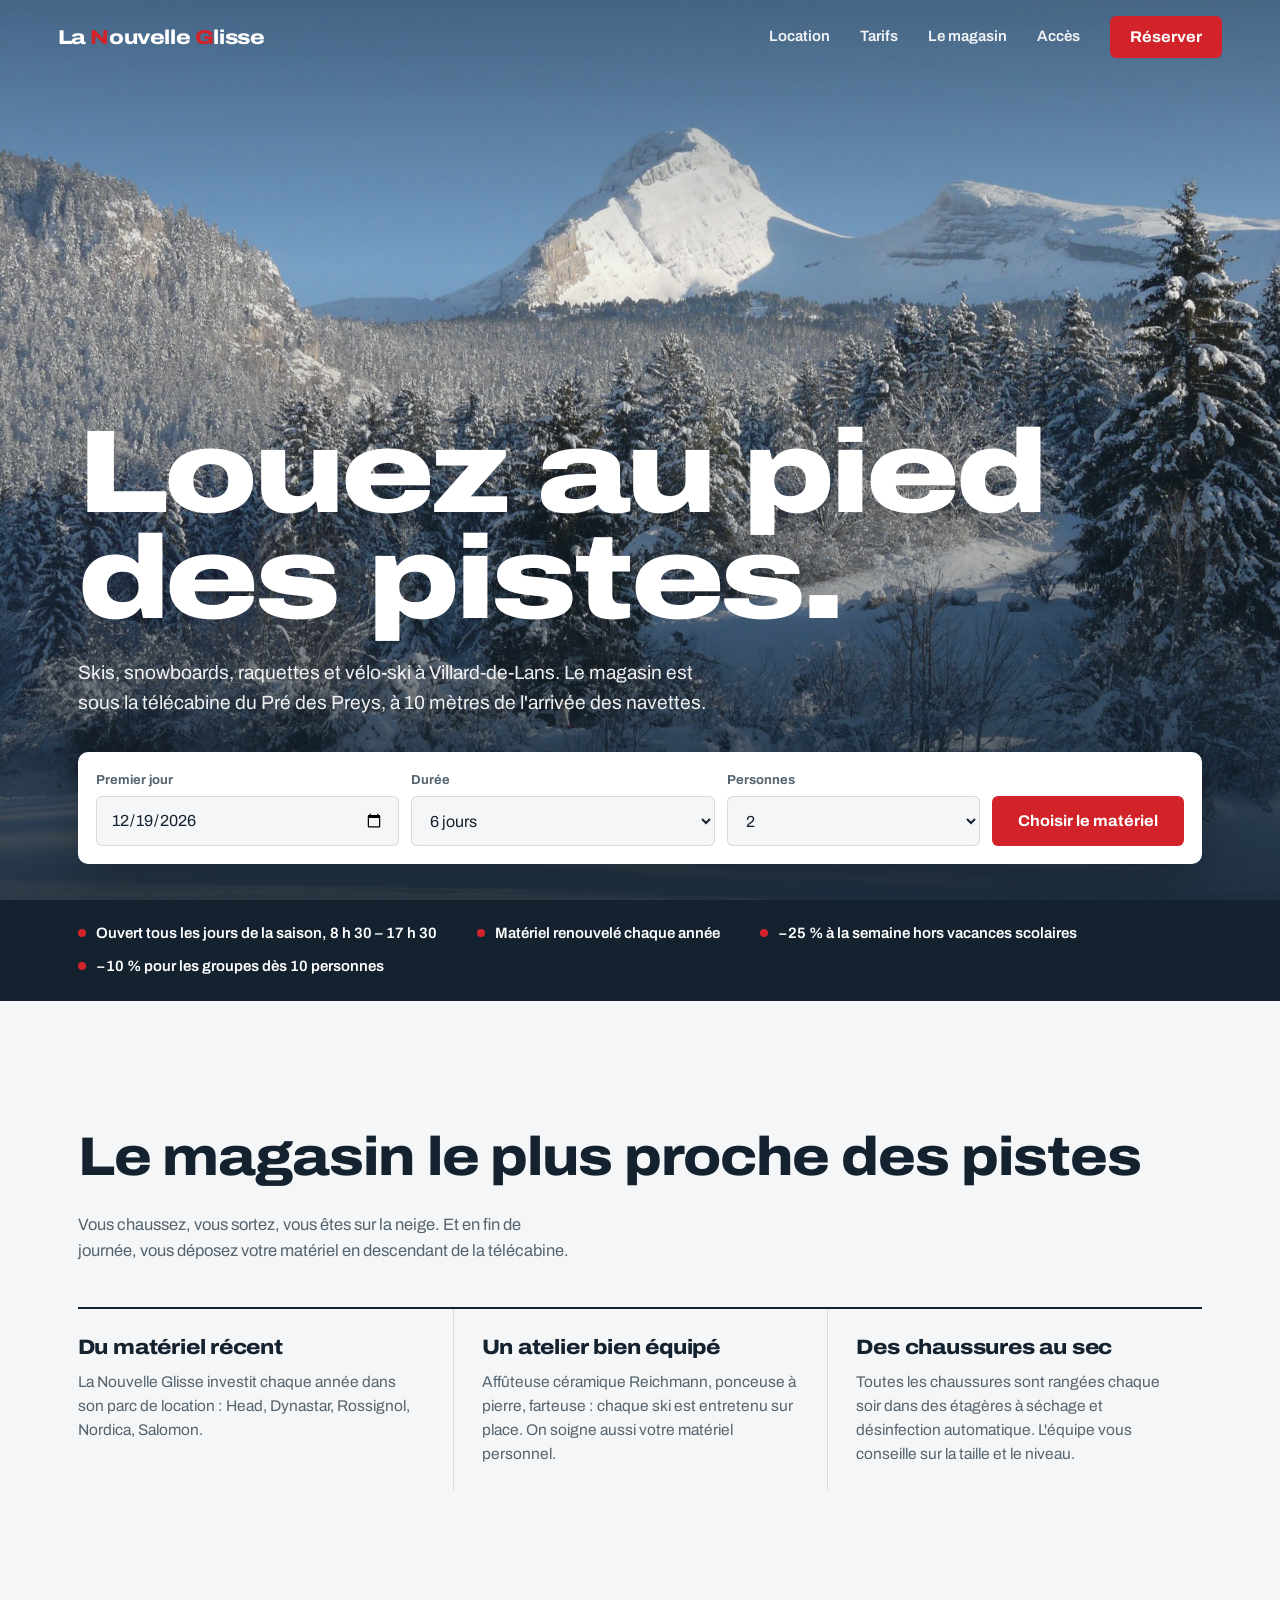
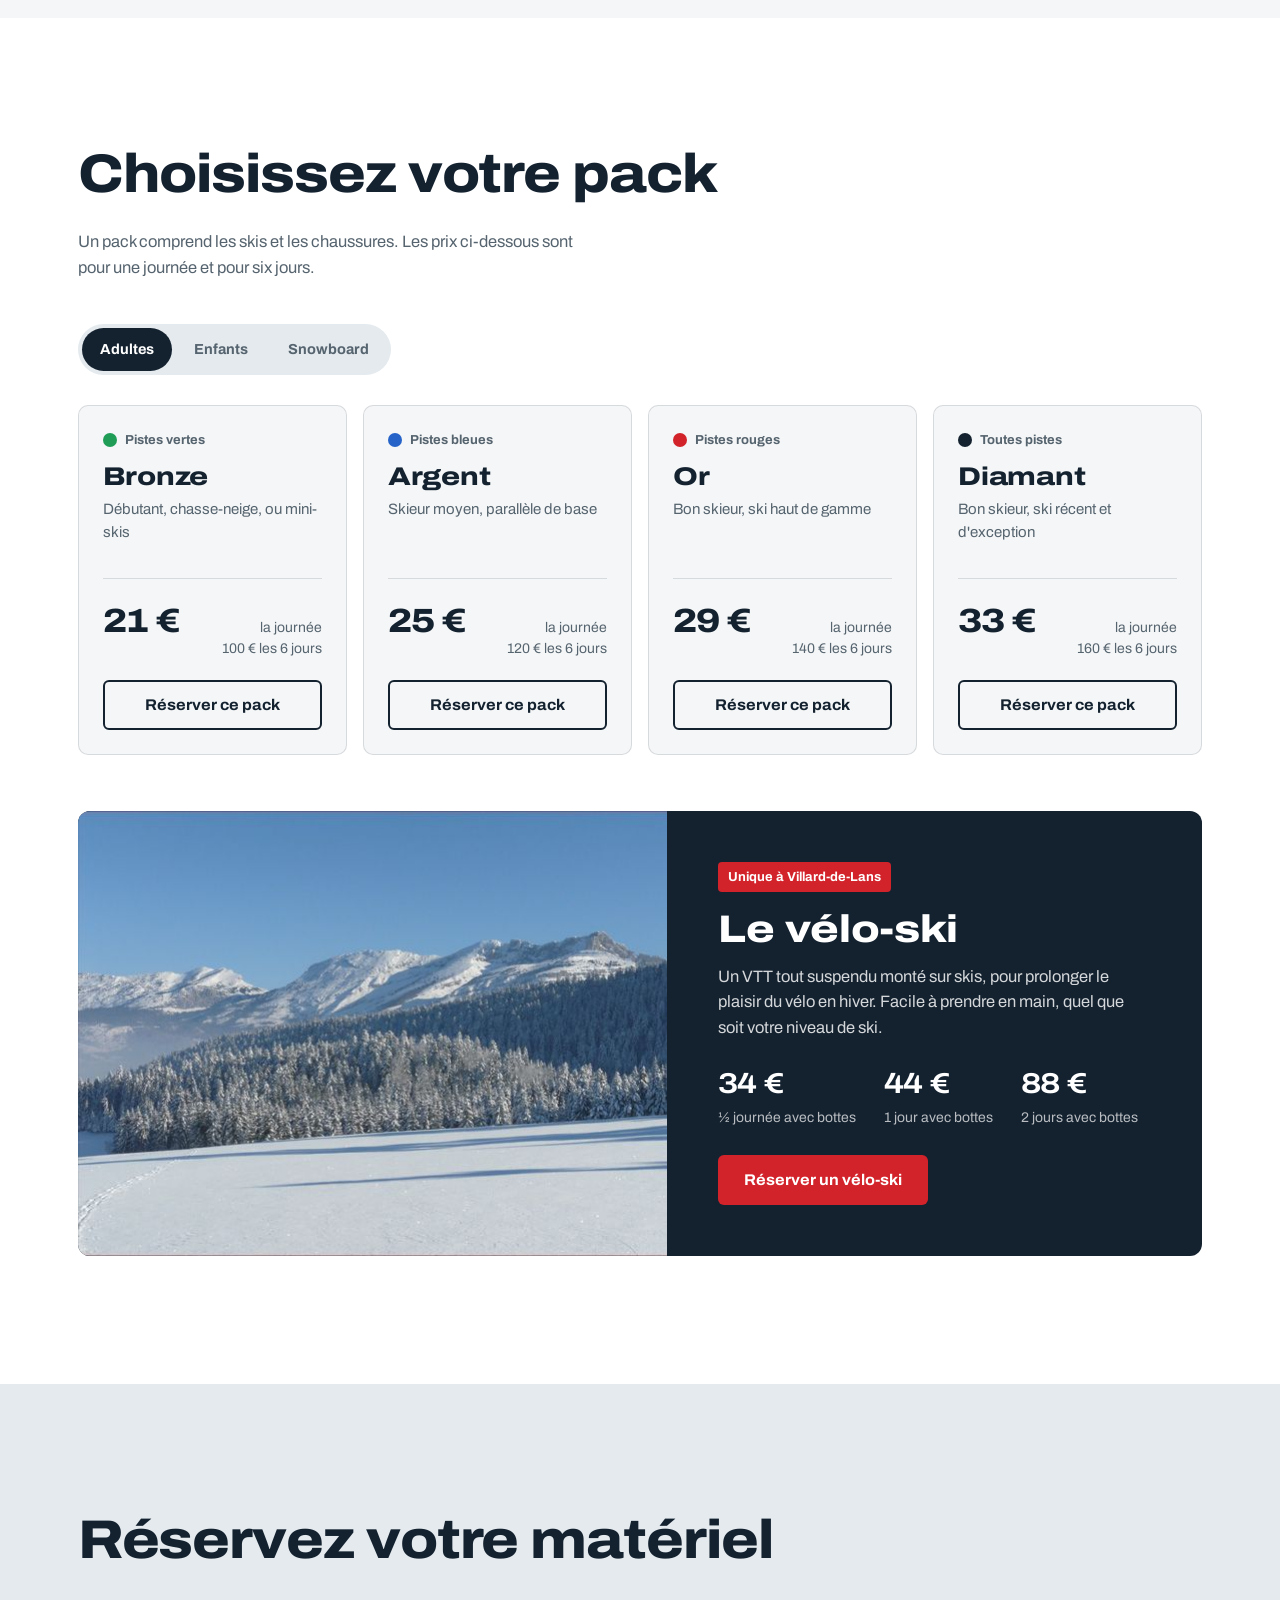
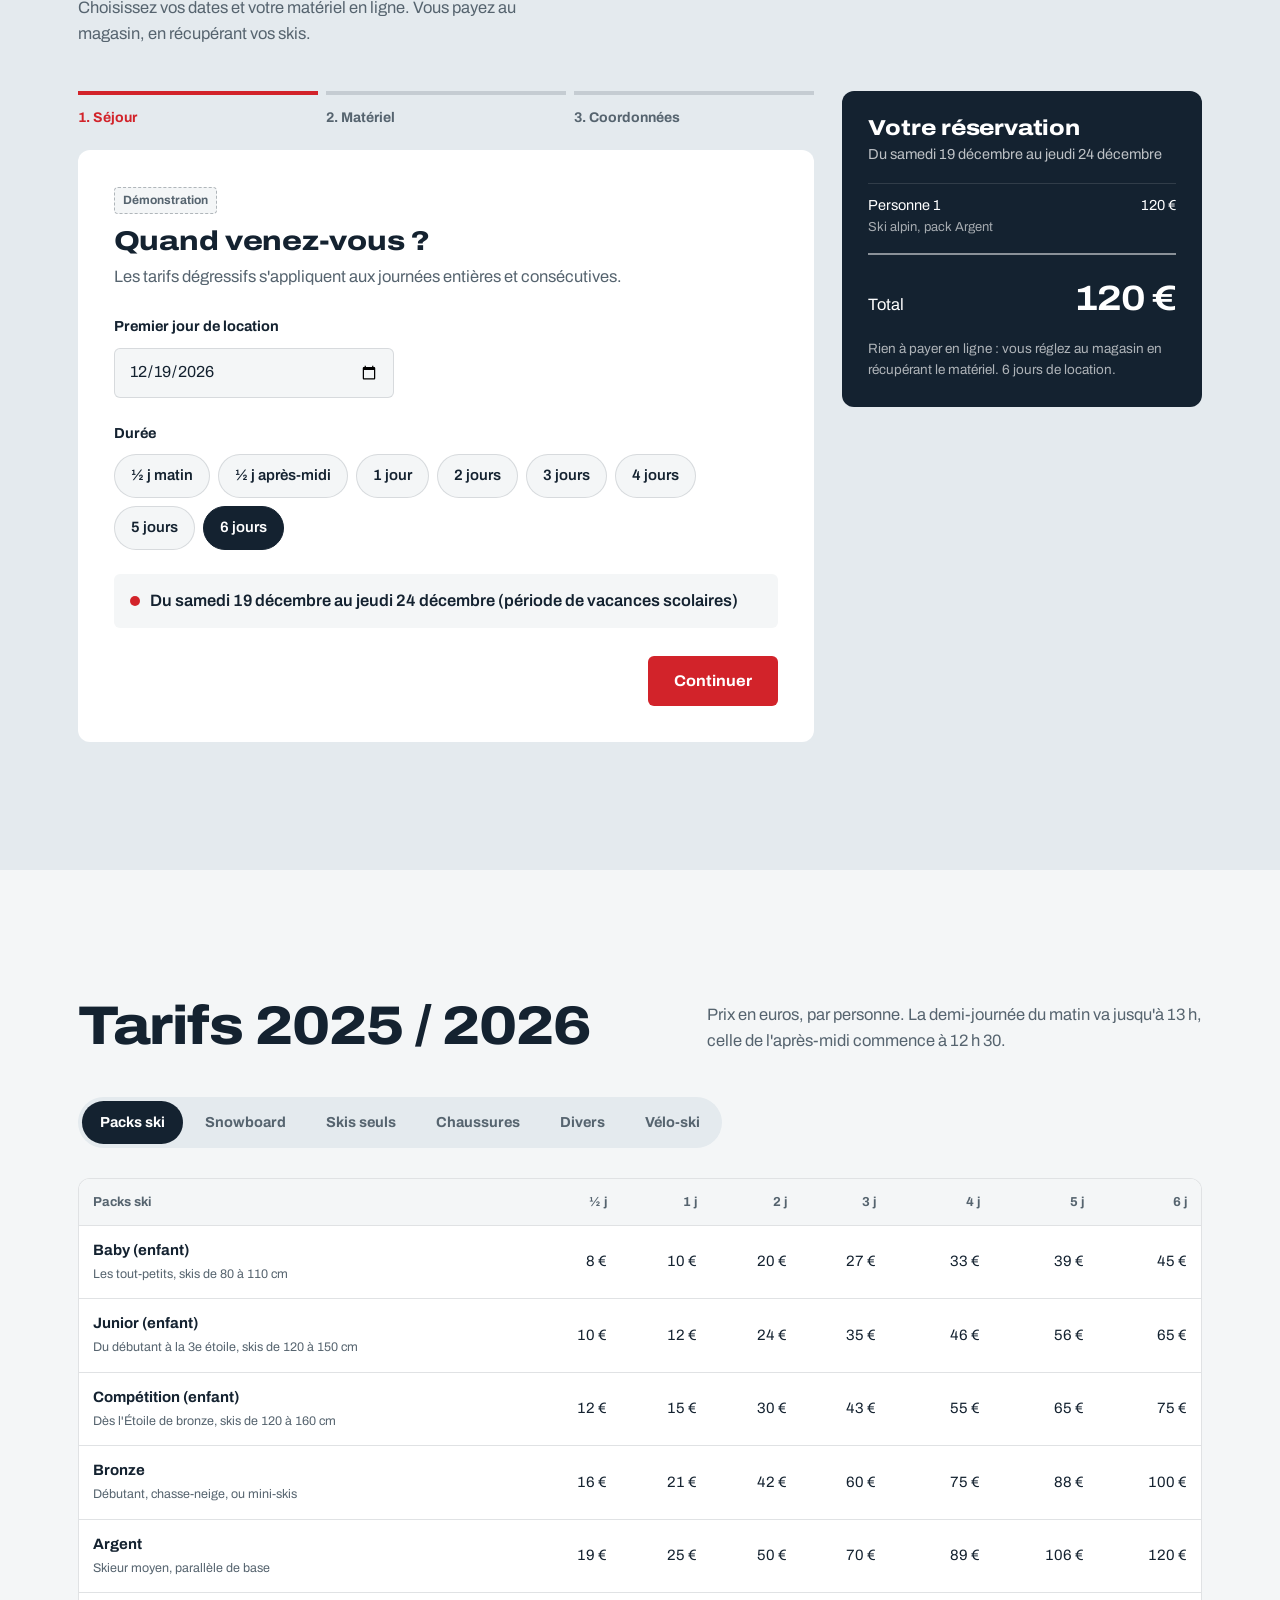
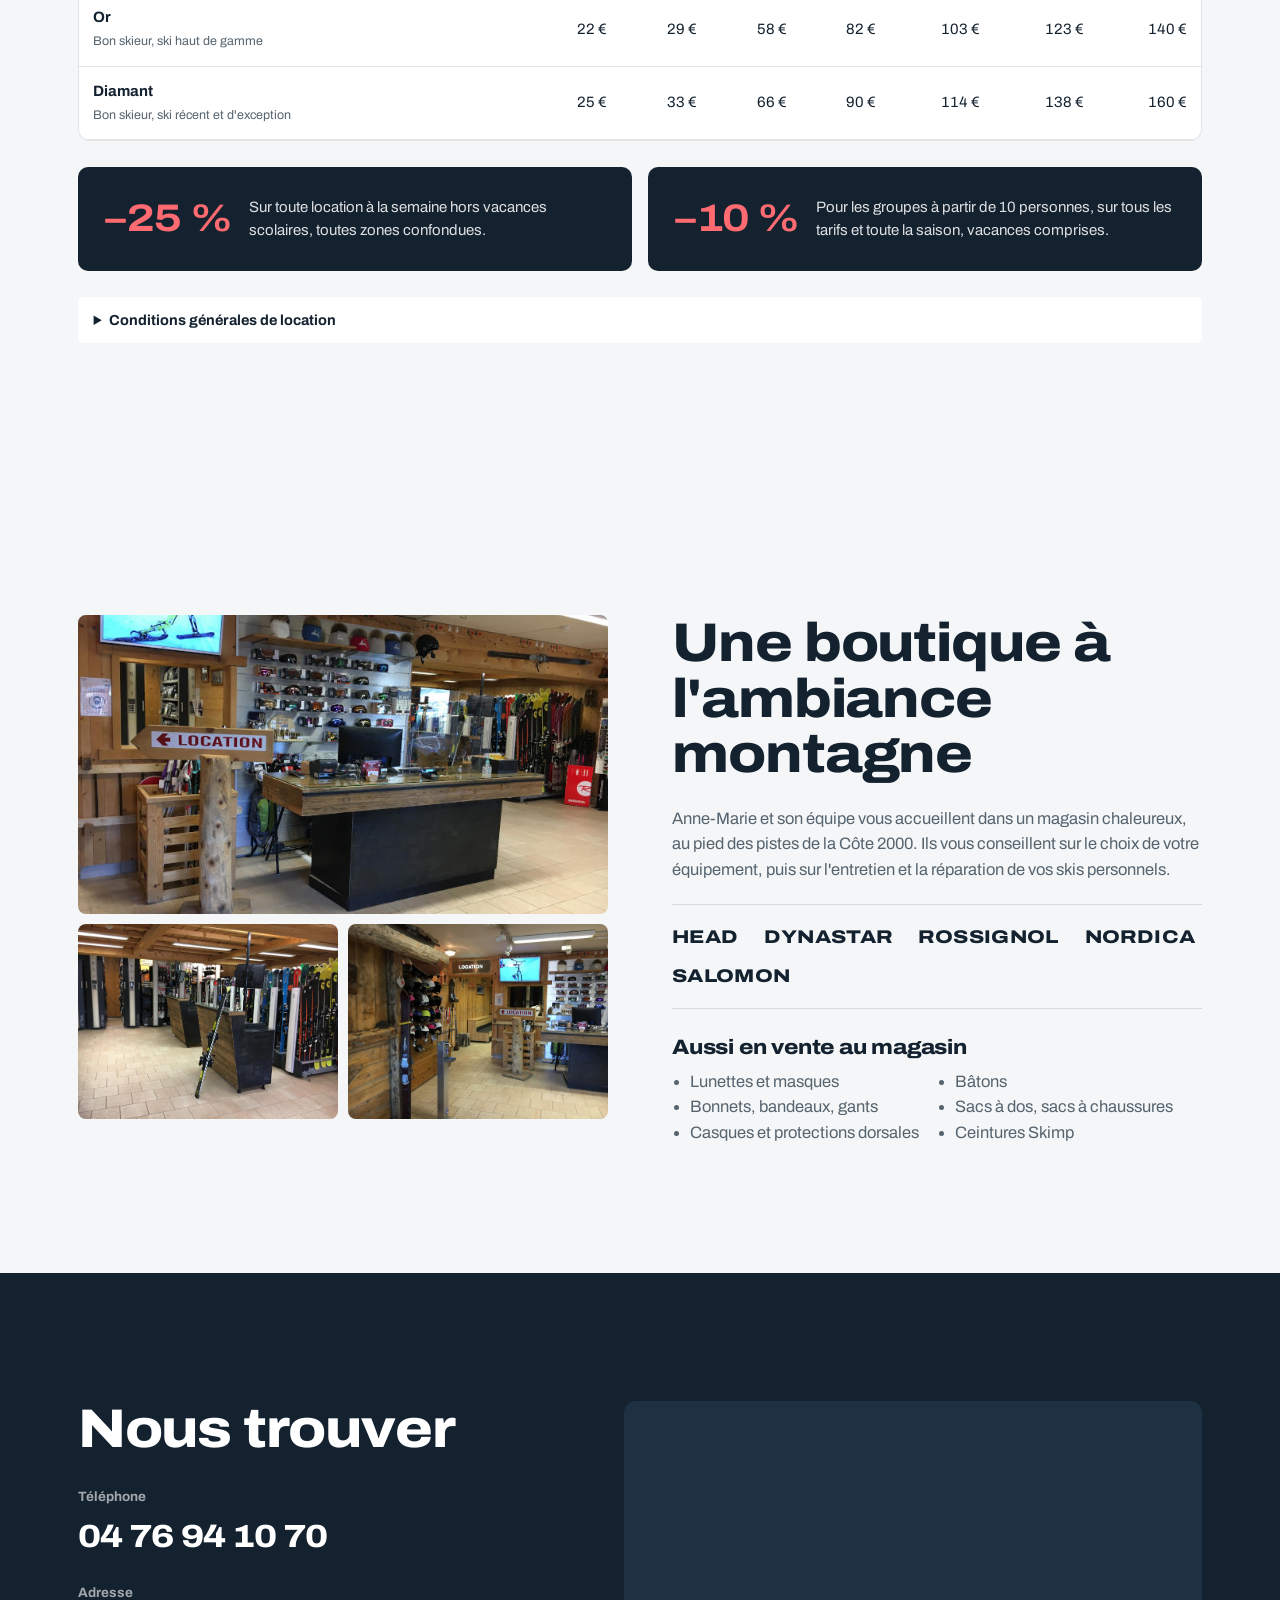
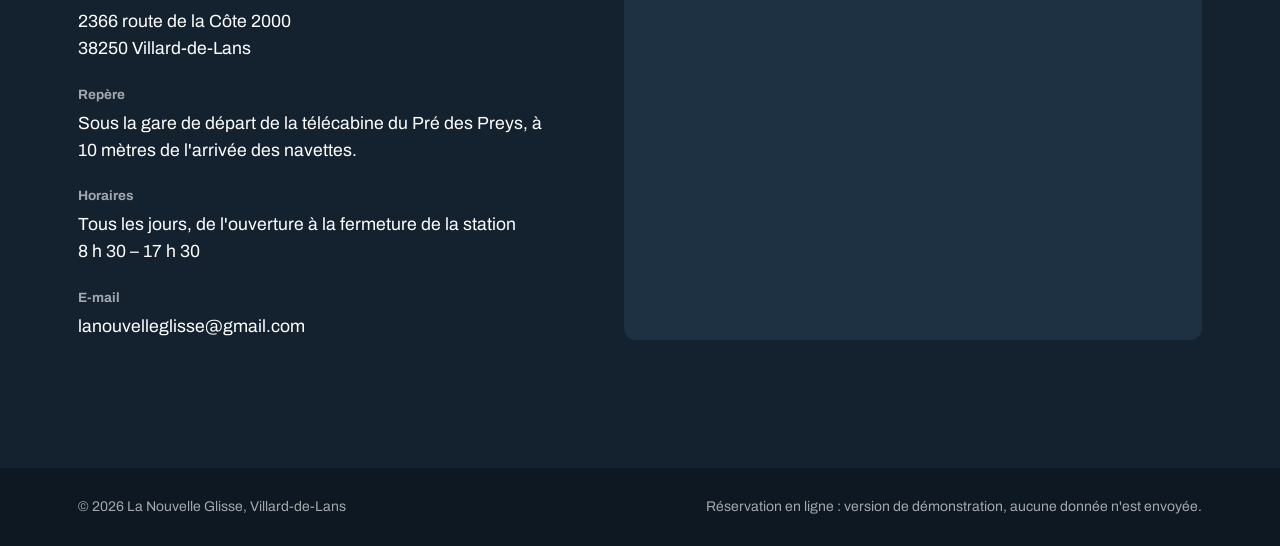
<file: la-nouvelle-glisse/index.html>
<!doctype html>
<html lang="fr">
<head>
<meta charset="utf-8">
<meta name="viewport" content="width=device-width, initial-scale=1">
<title>La Nouvelle Glisse — Location de ski au pied des pistes, Villard-de-Lans</title>
<meta name="description" content="Location de skis, snowboards, raquettes et vélo-ski à Villard-de-Lans, Côte 2000, sous la télécabine du Pré des Preys. Réservez votre matériel en ligne.">
<link rel="preconnect" href="https://fonts.googleapis.com">
<link rel="preconnect" href="https://fonts.gstatic.com" crossorigin>
<link href="https://fonts.googleapis.com/css2?family=Archivo:wdth,wght@62..125,300..900&display=swap" rel="stylesheet">
<script>
  /* Si une photo locale (dossier images/) est absente, on charge la version en ligne. */
  window.addEventListener('error', function (e) {
    var t = e.target;
    if (t && t.tagName === 'IMG' && t.dataset.remote && t.src !== t.dataset.remote) {
      t.src = t.dataset.remote;
    }
  }, true);
</script>
<style>
  :root {
    --neige: #F4F6F7;
    --glace: #E4EAEE;
    --blanc: #FFFFFF;
    --ardoise: #142230;
    --ardoise-2: #1E3142;
    --rouge: #D2232A;
    --rouge-fonce: #AE1A20;
    --brume: #56646F;
    --trait: rgba(20, 34, 48, .13);
    --verte: #1F9D57;
    --bleue: #2563C9;
    --noire: #142230;
    --police: "Archivo", "Helvetica Neue", Arial, sans-serif;
    --marge: clamp(18px, 4.5vw, 64px);
    --max: 1240px;
    --rayon: 6px;
  }

  *, *::before, *::after { box-sizing: border-box; }
  html { scroll-behavior: smooth; -webkit-text-size-adjust: 100%; }
  body { margin: 0; background: var(--neige); color: var(--ardoise); font-family: var(--police); font-size: 16.5px; line-height: 1.55; -webkit-font-smoothing: antialiased; }
  img { display: block; max-width: 100%; }
  a { color: inherit; }
  button, input, select, textarea { font: inherit; color: inherit; }
  :focus-visible { outline: 3px solid var(--bleue); outline-offset: 2px; }
  [hidden] { display: none !important; }
  h1, h2, h3, h4 { margin: 0; font-stretch: 112%; font-weight: 800; letter-spacing: -0.02em; line-height: 1.02; }
  h2 { font-size: clamp(2rem, 4.4vw, 3.4rem); }
  h3 { font-size: 1.3rem; letter-spacing: -0.01em; }
  p { margin: 0 0 1em; }
  .wrap { width: 100%; max-width: var(--max); margin: 0 auto; padding: 0 var(--marge); }
  .rouge { color: var(--rouge); }
  .visuellement-cache { position: absolute; width: 1px; height: 1px; overflow: hidden; clip: rect(0 0 0 0); white-space: nowrap; }

  .btn {
    display: inline-flex; align-items: center; justify-content: center; gap: 8px;
    min-height: 50px; padding: 0 24px; border-radius: var(--rayon);
    font-weight: 700; font-size: 15.5px; font-stretch: 105%; text-decoration: none;
    border: 2px solid transparent; cursor: pointer; transition: background .2s, border-color .2s, color .2s, transform .1s;
  }
  .btn:active { transform: translateY(1px); }
  .btn-rouge { background: var(--rouge); color: #fff; }
  .btn-rouge:hover { background: var(--rouge-fonce); }
  .btn-clair { background: rgba(255, 255, 255, .14); color: #fff; border-color: rgba(255, 255, 255, .55); backdrop-filter: blur(6px); }
  .btn-clair:hover { background: rgba(255, 255, 255, .24); }
  .btn-ligne { background: transparent; border-color: var(--ardoise); color: var(--ardoise); }
  .btn-ligne:hover { background: var(--ardoise); color: #fff; }
  .btn[disabled] { opacity: .45; cursor: not-allowed; }

  /* ——— En-tête ——— */
  .entete { position: fixed; inset: 0 0 auto 0; z-index: 50; color: #fff; transition: background .3s, color .3s, box-shadow .3s; }
  .entete.defile { background: rgba(244, 246, 247, .96); color: var(--ardoise); box-shadow: 0 1px 0 var(--trait); backdrop-filter: blur(10px); }
  .entete .wrap { display: flex; align-items: center; justify-content: space-between; height: 74px; max-width: none; }
  .marque { font-weight: 800; font-stretch: 118%; font-size: 1.25rem; letter-spacing: -0.02em; text-decoration: none; white-space: nowrap; }
  .marque b { color: var(--rouge); font-weight: 800; }
  .nav { display: flex; align-items: center; gap: 30px; }
  .nav a:not(.btn) { text-decoration: none; font-weight: 600; font-size: 15px; opacity: .92; }
  .nav a:not(.btn):hover { opacity: 1; text-decoration: underline; text-underline-offset: 5px; text-decoration-thickness: 2px; }
  .nav .btn { min-height: 42px; padding: 0 18px; }
  .bouton-menu { display: none; background: none; border: 0; padding: 10px 0; font-weight: 700; cursor: pointer; color: inherit; }
  @media (max-width: 920px) {
    .nav { position: fixed; inset: 0; background: var(--ardoise); color: #fff; flex-direction: column; justify-content: center; gap: 24px; opacity: 0; visibility: hidden; transition: opacity .3s, visibility .3s; }
    .nav.ouvert { opacity: 1; visibility: visible; }
    .nav a:not(.btn) { font-size: 2rem; font-weight: 800; font-stretch: 115%; }
    .bouton-menu { display: block; position: relative; z-index: 60; }
    .menu-ouvert .entete { color: #fff; background: transparent; box-shadow: none; }
    .menu-ouvert .marque { position: relative; z-index: 60; }
  }

  /* ——— Accueil ——— */
  .accueil { position: relative; min-height: 100svh; display: flex; flex-direction: column; justify-content: flex-end; color: #fff; overflow: hidden; }
  .accueil .fond { position: absolute; inset: 0; }
  .accueil .fond img { width: 100%; height: 100%; object-fit: cover; object-position: 50% 40%; }
  .accueil .fond::after { content: ""; position: absolute; inset: 0; background: linear-gradient(180deg, rgba(20, 34, 48, .45) 0%, rgba(20, 34, 48, .05) 30%, rgba(20, 34, 48, .25) 55%, rgba(20, 34, 48, .88) 100%); }
  .accueil .contenu { position: relative; padding-top: 140px; padding-bottom: 36px; }
  .accueil h1 { font-size: clamp(3rem, 9.2vw, 8.4rem); font-stretch: 125%; font-weight: 850; line-height: .9; letter-spacing: -0.035em; max-width: 9.5em; margin-bottom: 26px; }
  .accueil .sous { font-size: clamp(1.05rem, 1.5vw, 1.25rem); max-width: 34em; color: rgba(255, 255, 255, .92); margin-bottom: 34px; }
  .acces-rapide { position: relative; background: var(--blanc); color: var(--ardoise); border-radius: 10px; padding: 18px; display: grid; grid-template-columns: 1.2fr 1.2fr 1fr auto; gap: 12px; align-items: end; box-shadow: 0 20px 50px rgba(0, 0, 0, .25); }
  .acces-rapide label { display: block; font-size: 13px; font-weight: 700; color: var(--brume); margin-bottom: 6px; }
  .champ { width: 100%; min-height: 50px; border: 1.5px solid var(--trait); border-radius: var(--rayon); background: var(--neige); padding: 0 14px; font-size: 16px; }
  .champ:focus { border-color: var(--bleue); outline: none; box-shadow: 0 0 0 3px rgba(37, 99, 201, .18); }
  textarea.champ { padding: 12px 14px; min-height: 90px; resize: vertical; }
  @media (max-width: 860px) { .acces-rapide { grid-template-columns: 1fr 1fr; } .acces-rapide .btn { grid-column: 1 / -1; } }
  @media (max-width: 480px) { .acces-rapide { grid-template-columns: 1fr; } }
  @media (prefers-reduced-motion: no-preference) {
    .accueil .fond img { animation: zoom 14s ease-out both; }
    .accueil h1 { animation: glisse 1s .15s cubic-bezier(.2, .7, .1, 1) both; }
    .accueil .sous, .accueil .actions-accueil { animation: apparait .8s .55s ease both; }
    .acces-rapide { animation: monte .9s .7s cubic-bezier(.2, .7, .1, 1) both; }
  }
  @keyframes zoom { from { transform: scale(1.08); } to { transform: scale(1); } }
  @keyframes glisse { from { opacity: 0; transform: translateX(-40px); } to { opacity: 1; transform: none; } }
  @keyframes apparait { from { opacity: 0; } to { opacity: 1; } }
  @keyframes monte { from { opacity: 0; transform: translateY(24px); } to { opacity: 1; transform: none; } }
  .bandeau-atouts { background: var(--ardoise); color: #fff; }
  .bandeau-atouts ul { list-style: none; margin: 0; padding: 22px 0; display: flex; flex-wrap: wrap; gap: 10px 40px; font-weight: 600; font-size: 15px; }
  .bandeau-atouts li::before { content: ""; display: inline-block; width: 8px; height: 8px; background: var(--rouge); border-radius: 50%; margin-right: 10px; vertical-align: 1px; }

  section { padding: clamp(72px, 10vw, 130px) 0; }
  .titre-section { display: flex; justify-content: space-between; align-items: end; gap: 28px; flex-wrap: wrap; margin-bottom: 44px; }
  .titre-section p { max-width: 30em; color: var(--brume); margin: 0; }

  /* ——— Pourquoi nous ——— */
  .atouts { display: grid; grid-template-columns: repeat(3, 1fr); gap: 0; border-top: 2px solid var(--ardoise); }
  .atouts article { padding: 28px 28px 8px 0; }
  .atouts article + article { padding-left: 28px; border-left: 1px solid var(--trait); }
  .atouts h3 { margin-bottom: 12px; }
  .atouts p { color: var(--brume); font-size: 15.5px; }
  @media (max-width: 860px) { .atouts { grid-template-columns: 1fr; } .atouts article + article { padding-left: 0; border-left: 0; border-top: 1px solid var(--trait); } }

  /* ——— Packs ——— */
  .packs { background: var(--blanc); }
  .onglets { display: inline-flex; background: var(--glace); border-radius: 999px; padding: 4px; gap: 4px; margin-bottom: 30px; flex-wrap: wrap; }
  .onglets button { border: 0; background: transparent; padding: 10px 18px; border-radius: 999px; font-weight: 700; font-size: 14.5px; cursor: pointer; color: var(--brume); }
  .onglets button[aria-selected="true"] { background: var(--ardoise); color: #fff; }
  .grille-packs { display: grid; grid-template-columns: repeat(4, 1fr); gap: 16px; }
  .carte-pack { border: 1.5px solid var(--trait); border-radius: 10px; padding: 24px; display: flex; flex-direction: column; background: var(--neige); }
  .carte-pack h3 { font-size: 1.6rem; font-stretch: 120%; margin: 14px 0 8px; }
  .carte-pack .pour { color: var(--brume); font-size: 15px; min-height: 3.1em; }
  .carte-pack .prix { margin: 18px 0 20px; padding-top: 16px; border-top: 1px solid var(--trait); display: flex; justify-content: space-between; align-items: baseline; gap: 10px; }
  .carte-pack .prix strong { font-size: 2.1rem; font-stretch: 115%; font-weight: 800; letter-spacing: -0.03em; }
  .carte-pack .prix span { color: var(--brume); font-size: 14px; text-align: right; }
  .carte-pack .btn { margin-top: auto; }
  .piste { display: inline-flex; align-items: center; gap: 8px; font-size: 13px; font-weight: 700; color: var(--brume); }
  .piste i { width: 14px; height: 14px; border-radius: 50%; display: inline-block; }
  .piste .verte { background: var(--verte); } .piste .bleue { background: var(--bleue); } .piste .rouge { background: var(--rouge); } .piste .noire { background: var(--noire); }
  .piste .neutre { background: #9AA6AF; }
  @media (max-width: 1000px) { .grille-packs { grid-template-columns: repeat(2, 1fr); } }
  @media (max-width: 560px) { .grille-packs { grid-template-columns: 1fr; } }

  .veloski { margin-top: 56px; display: grid; grid-template-columns: 1.1fr 1fr; border-radius: 12px; overflow: hidden; background: var(--ardoise); color: #fff; }
  .veloski .photo { min-height: 340px; }
  .veloski .photo img { width: 100%; height: 100%; object-fit: cover; }
  .veloski .texte { padding: clamp(28px, 4vw, 52px); }
  .veloski .badge { display: inline-block; background: var(--rouge); color: #fff; font-weight: 700; font-size: 13px; padding: 5px 10px; border-radius: 4px; margin-bottom: 18px; }
  .veloski h3 { font-size: clamp(1.8rem, 3vw, 2.5rem); font-stretch: 120%; margin-bottom: 14px; }
  .veloski p { color: rgba(255, 255, 255, .82); }
  .veloski .tarif-veloski { display: flex; gap: 28px; margin: 22px 0 26px; flex-wrap: wrap; }
  .veloski .tarif-veloski div { font-size: 14px; color: rgba(255, 255, 255, .7); }
  .veloski .tarif-veloski strong { display: block; font-size: 1.8rem; color: #fff; font-stretch: 115%; letter-spacing: -0.02em; }
  @media (max-width: 860px) { .veloski { grid-template-columns: 1fr; } .veloski .photo { min-height: 240px; } }

  /* ——— Réservation ——— */
  .reservation { background: var(--glace); }
  .resa { display: grid; grid-template-columns: minmax(0, 1fr) 360px; gap: 28px; align-items: start; }
  .etapes { list-style: none; margin: 0 0 22px; padding: 0; display: flex; gap: 8px; counter-reset: etape; }
  .etapes li { flex: 1; counter-increment: etape; font-size: 14px; font-weight: 700; color: var(--brume); padding-top: 12px; border-top: 4px solid rgba(20, 34, 48, .15); }
  .etapes li::before { content: counter(etape) ". "; }
  .etapes li.fait { color: var(--ardoise); border-color: var(--ardoise); }
  .etapes li.actuelle { color: var(--rouge); border-color: var(--rouge); }
  .panneau { background: var(--blanc); border-radius: 12px; padding: clamp(20px, 3vw, 36px); }
  .panneau > h3 { font-size: 1.7rem; font-stretch: 118%; margin-bottom: 8px; }
  .panneau > .aide { color: var(--brume); margin-bottom: 26px; }
  .groupe { margin: 0 0 24px; padding: 0; border: 0; min-width: 0; }
  .groupe > legend, .groupe > .etiquette { display: block; font-weight: 700; font-size: 14.5px; margin-bottom: 10px; padding: 0; }
  .puces { display: flex; flex-wrap: wrap; gap: 8px; }
  .puce { position: relative; }
  .puce input { position: absolute; opacity: 0; inset: 0; margin: 0; cursor: pointer; }
  .puce span { display: inline-flex; align-items: center; gap: 8px; min-height: 44px; padding: 0 16px; border: 1.5px solid var(--trait); border-radius: 999px; font-weight: 600; font-size: 15px; background: var(--neige); transition: border-color .15s, background .15s; }
  .puce input:checked + span { background: var(--ardoise); border-color: var(--ardoise); color: #fff; }
  .puce input:focus-visible + span { outline: 3px solid var(--bleue); outline-offset: 2px; }
  .puce input:disabled + span { opacity: .4; }
  .rappel-dates { margin-top: 14px; padding: 14px 16px; background: var(--neige); border-radius: var(--rayon); font-weight: 600; display: flex; gap: 10px; align-items: center; }
  .rappel-dates::before { content: ""; width: 10px; height: 10px; border-radius: 50%; background: var(--rouge); flex: none; }
  .note { font-size: 14px; color: var(--brume); margin: 8px 0 0; }
  .actions-etape { display: flex; justify-content: space-between; gap: 12px; margin-top: 28px; flex-wrap: wrap; }
  .actions-etape .btn-rouge { margin-left: auto; }
  .erreur { color: var(--rouge-fonce); font-weight: 600; font-size: 14.5px; margin: 14px 0 0; }

  .skieur { border: 1.5px solid var(--trait); border-radius: 10px; padding: 20px; margin-bottom: 16px; background: var(--blanc); }
  .skieur > header { display: flex; justify-content: space-between; align-items: center; gap: 12px; margin-bottom: 16px; }
  .skieur h4 { font-size: 1.15rem; font-stretch: 112%; }
  .lien-bouton { background: none; border: 0; padding: 6px 0; color: var(--brume); font-weight: 600; font-size: 14px; text-decoration: underline; cursor: pointer; }
  .lien-bouton:hover { color: var(--rouge-fonce); }
  .ligne-champs { display: grid; grid-template-columns: repeat(3, 1fr); gap: 12px; }
  .ligne-champs label, .bloc-champ label { display: block; font-size: 13.5px; font-weight: 700; color: var(--brume); margin-bottom: 6px; }
  .ligne-2 { grid-template-columns: 1.4fr 1fr; }
  @media (max-width: 600px) { .ligne-champs { grid-template-columns: 1fr 1fr; } .ligne-2 { grid-template-columns: 1fr; } }
  .gammes { display: grid; grid-template-columns: repeat(auto-fill, minmax(170px, 1fr)); gap: 8px; }
  .gamme { position: relative; }
  .gamme input { position: absolute; opacity: 0; inset: 0; margin: 0; cursor: pointer; }
  .gamme > span { display: block; height: 100%; padding: 12px 14px; border: 1.5px solid var(--trait); border-radius: 8px; background: var(--neige); font-size: 13.5px; color: var(--brume); line-height: 1.35; }
  .gamme strong { display: flex; justify-content: space-between; gap: 8px; font-size: 15.5px; color: var(--ardoise); margin-bottom: 4px; }
  .gamme input:checked + span { border-color: var(--rouge); background: #FFF5F5; box-shadow: inset 0 0 0 1px var(--rouge); }
  .gamme input:focus-visible + span { outline: 3px solid var(--bleue); outline-offset: 2px; }
  .gamme .piste { margin-top: 6px; }
  .options { display: flex; flex-wrap: wrap; gap: 8px 22px; }
  .case { display: inline-flex; align-items: center; gap: 10px; font-weight: 600; font-size: 15px; cursor: pointer; min-height: 40px; }
  .case input { width: 20px; height: 20px; accent-color: var(--rouge); }
  .sous-total { display: flex; justify-content: space-between; align-items: baseline; border-top: 1px solid var(--trait); padding-top: 14px; margin-top: 4px; font-weight: 700; }
  .sous-total strong { font-size: 1.3rem; font-stretch: 112%; }
  .indispo { background: #FFF4E5; color: #7A4A00; border-radius: var(--rayon); padding: 10px 14px; font-size: 14.5px; font-weight: 600; margin: 0; }

  .recap { position: sticky; top: 96px; background: var(--ardoise); color: #fff; border-radius: 12px; padding: 26px; }
  .recap h3 { font-size: 1.35rem; font-stretch: 115%; margin-bottom: 4px; }
  .recap .periode { color: rgba(255, 255, 255, .72); font-size: 14.5px; margin-bottom: 18px; }
  .recap ul { list-style: none; margin: 0; padding: 0; }
  .recap li { display: flex; justify-content: space-between; gap: 14px; padding: 10px 0; border-top: 1px solid rgba(255, 255, 255, .12); font-size: 14.5px; }
  .recap li small { display: block; color: rgba(255, 255, 255, .62); font-size: 13px; }
  .recap .vide { color: rgba(255, 255, 255, .6); font-size: 14.5px; padding: 10px 0; border-top: 1px solid rgba(255, 255, 255, .12); }
  .recap .remise { color: #8EE0AE; }
  .recap .total { display: flex; justify-content: space-between; align-items: baseline; border-top: 2px solid rgba(255, 255, 255, .5); margin-top: 6px; padding-top: 16px; }
  .recap .total strong { font-size: 2.2rem; font-stretch: 115%; letter-spacing: -0.03em; }
  .recap .paiement { color: rgba(255, 255, 255, .66); font-size: 13.5px; margin: 14px 0 0; }
  .recap .total strong.flash { animation: flash .5s ease; }
  @keyframes flash { 0% { color: #FFB3B5; } 100% { color: #fff; } }
  .demo { display: inline-block; font-size: 12px; font-weight: 700; color: var(--brume); background: var(--neige); border: 1px dashed rgba(20, 34, 48, .3); border-radius: 4px; padding: 3px 8px; margin-bottom: 14px; }
  @media (max-width: 980px) {
    .resa { grid-template-columns: 1fr; }
    .recap { position: static; }
  }

  .resume-final { margin: 0 0 22px; border: 1.5px solid var(--trait); border-radius: 10px; overflow: hidden; }
  .resume-final table { width: 100%; border-collapse: collapse; font-size: 15px; }
  .resume-final td { padding: 12px 16px; border-bottom: 1px solid var(--trait); vertical-align: top; }
  .resume-final td:last-child { text-align: right; white-space: nowrap; font-weight: 700; }
  .resume-final tr:last-child td { border-bottom: 0; }
  .resume-final small { display: block; color: var(--brume); font-size: 13.5px; }
  details.cgl { background: var(--neige); border-radius: var(--rayon); padding: 12px 16px; margin: 6px 0 16px; font-size: 14.5px; }
  details.cgl summary { cursor: pointer; font-weight: 700; }
  details.cgl ul { margin: 12px 0 4px; padding-left: 18px; color: var(--brume); }
  details.cgl li { margin-bottom: 4px; }

  .confirmation { text-align: center; padding: clamp(28px, 5vw, 56px) clamp(20px, 4vw, 48px); }
  .confirmation .coche { width: 72px; height: 72px; border-radius: 50%; background: var(--verte); color: #fff; display: grid; place-items: center; margin: 0 auto 22px; }
  .confirmation h3 { font-size: clamp(1.8rem, 3.4vw, 2.6rem); font-stretch: 118%; margin-bottom: 12px; }
  .confirmation .numero { display: inline-block; font-weight: 800; font-stretch: 112%; font-size: 1.25rem; letter-spacing: .04em; background: var(--neige); border-radius: var(--rayon); padding: 8px 16px; margin: 6px 0 22px; }
  .confirmation .liste-prevoir { text-align: left; max-width: 520px; margin: 26px auto 26px; padding: 20px 24px; background: var(--neige); border-radius: 10px; }
  .confirmation .liste-prevoir h4 { font-size: 1.05rem; margin-bottom: 10px; }
  .confirmation .liste-prevoir ul { margin: 0; padding-left: 18px; color: var(--brume); }
  .bandeau-demo { background: #FFF4E5; color: #7A4A00; border-radius: var(--rayon); padding: 12px 16px; font-size: 14.5px; font-weight: 600; max-width: 520px; margin: 0 auto 24px; }

  /* ——— Tarifs ——— */
  .tarifs { background: var(--neige); }
  .table-tarifs-wrap { overflow-x: auto; background: var(--blanc); border-radius: 12px; border: 1.5px solid var(--trait); }
  table.tarifs-table { width: 100%; border-collapse: collapse; min-width: 640px; font-size: 15px; }
  .tarifs-table th, .tarifs-table td { padding: 13px 14px; text-align: right; border-bottom: 1px solid var(--trait); font-variant-numeric: tabular-nums; }
  .tarifs-table th:first-child, .tarifs-table td:first-child { text-align: left; }
  .tarifs-table thead th { font-size: 13px; color: var(--brume); font-weight: 700; background: var(--neige); }
  .tarifs-table tbody tr:hover { background: #F8FAFB; }
  .tarifs-table td:first-child strong { display: block; }
  .tarifs-table td:first-child small { color: var(--brume); }
  .bons-plans { display: grid; grid-template-columns: 1fr 1fr; gap: 16px; margin-top: 26px; }
  .bon-plan { background: var(--ardoise); color: #fff; border-radius: 10px; padding: 22px 24px; display: flex; gap: 18px; align-items: center; }
  .bon-plan strong { font-size: 2.4rem; font-stretch: 118%; letter-spacing: -0.03em; color: #FF6B70; flex: none; }
  .bon-plan p { margin: 0; color: rgba(255, 255, 255, .86); font-size: 15px; }
  .tarifs .cgl { margin-top: 26px; background: var(--blanc); }
  @media (max-width: 760px) { .bons-plans { grid-template-columns: 1fr; } }

  /* ——— Magasin ——— */
  .magasin .grille { display: grid; grid-template-columns: 1fr 1fr; gap: clamp(28px, 5vw, 72px); align-items: start; }
  .mosaique { display: grid; grid-template-columns: 1fr 1fr; gap: 10px; }
  .mosaique img { width: 100%; aspect-ratio: 4 / 3; object-fit: cover; border-radius: 8px; }
  .mosaique img:first-child { grid-column: 1 / -1; aspect-ratio: 16 / 9; }
  .magasin .texte p { color: var(--brume); }
  .marques { display: flex; flex-wrap: wrap; gap: 10px 26px; margin: 22px 0 28px; padding: 18px 0; border-top: 1px solid var(--trait); border-bottom: 1px solid var(--trait); font-weight: 800; font-stretch: 120%; font-size: 1.15rem; letter-spacing: .02em; }
  .vente { columns: 2; padding-left: 18px; color: var(--brume); margin: 10px 0 0; }
  @media (max-width: 860px) { .magasin .grille { grid-template-columns: 1fr; } }

  /* ——— Infos ——— */
  .infos { background: var(--ardoise); color: #fff; }
  .infos .grille { display: grid; grid-template-columns: 1fr 1.2fr; gap: clamp(28px, 5vw, 72px); }
  .infos h2 { margin-bottom: 30px; }
  .infos dl { margin: 0; display: grid; gap: 22px; }
  .infos dt { font-size: 13.5px; font-weight: 700; color: rgba(255, 255, 255, .6); margin-bottom: 4px; }
  .infos dd { margin: 0; font-size: 1.1rem; }
  .infos dd a { text-decoration: none; }
  .infos dd a:hover { text-decoration: underline; }
  .infos .tel { font-size: 2rem; font-weight: 800; font-stretch: 115%; letter-spacing: -0.02em; }
  .infos .carte-geo { border-radius: 12px; overflow: hidden; min-height: 420px; background: var(--ardoise-2); }
  .infos iframe { width: 100%; height: 100%; min-height: 420px; border: 0; display: block; }
  @media (max-width: 860px) { .infos .grille { grid-template-columns: 1fr; } .infos .carte-geo, .infos iframe { min-height: 320px; } }

  .pied { background: #0D1822; color: rgba(255, 255, 255, .62); font-size: 14px; padding: 28px 0; }
  .pied .wrap { display: flex; justify-content: space-between; gap: 16px; flex-wrap: wrap; }
  .pied p { margin: 0; }
</style>
</head>
<body>

<header class="entete" id="entete">
  <div class="wrap">
    <a href="#accueil" class="marque">La <b>N</b>ouvelle <b>G</b>lisse</a>
    <button class="bouton-menu" id="bouton-menu" aria-expanded="false" aria-controls="nav">Menu</button>
    <nav class="nav" id="nav" aria-label="Navigation principale">
      <a href="#packs">Location</a>
      <a href="#tarifs">Tarifs</a>
      <a href="#magasin">Le magasin</a>
      <a href="#infos">Accès</a>
      <a href="#reserver" class="btn btn-rouge">Réserver</a>
    </nav>
  </div>
</header>

<main>

  <section class="accueil" id="accueil" style="padding:0">
    <div class="fond">
      <img src="images/vercors.jpg" data-remote="http://www.lanouvelleglisse.com/img/squelette/bgHeader.jpg" alt="Sommets enneigés du Vercors et forêt de sapins" fetchpriority="high">
    </div>
    <div class="wrap contenu">
      <h1>Louez au pied des pistes.</h1>
      <p class="sous">Skis, snowboards, raquettes et vélo-ski à Villard-de-Lans. Le magasin est sous la télécabine du Pré des Preys, à 10 mètres de l'arrivée des navettes.</p>
      <form class="acces-rapide" id="acces-rapide" aria-label="Commencer une réservation">
        <div>
          <label for="ar-date">Premier jour</label>
          <input class="champ" type="date" id="ar-date" required>
        </div>
        <div>
          <label for="ar-duree">Durée</label>
          <select class="champ" id="ar-duree">
            <option value="am">½ journée (matin)</option>
            <option value="pm">½ journée (après-midi)</option>
            <option value="1">1 jour</option>
            <option value="2">2 jours</option>
            <option value="3">3 jours</option>
            <option value="4">4 jours</option>
            <option value="5">5 jours</option>
            <option value="6" selected>6 jours</option>
          </select>
        </div>
        <div>
          <label for="ar-nb">Personnes</label>
          <select class="champ" id="ar-nb">
            <option>1</option><option selected>2</option><option>3</option><option>4</option><option>5</option><option>6</option><option>7</option><option>8</option><option>9</option><option>10</option><option>11</option><option>12</option>
          </select>
        </div>
        <button type="submit" class="btn btn-rouge">Choisir le matériel</button>
      </form>
    </div>
  </section>

  <div class="bandeau-atouts">
    <div class="wrap">
      <ul>
        <li>Ouvert tous les jours de la saison, 8 h 30 – 17 h 30</li>
        <li>Matériel renouvelé chaque année</li>
        <li>−25 % à la semaine hors vacances scolaires</li>
        <li>−10 % pour les groupes dès 10 personnes</li>
      </ul>
    </div>
  </div>

  <section class="pourquoi" id="pourquoi">
    <div class="wrap">
      <div class="titre-section">
        <h2>Le magasin le plus proche des pistes</h2>
        <p>Vous chaussez, vous sortez, vous êtes sur la neige. Et en fin de journée, vous déposez votre matériel en descendant de la télécabine.</p>
      </div>
      <div class="atouts">
        <article>
          <h3>Du matériel récent</h3>
          <p>La Nouvelle Glisse investit chaque année dans son parc de location : Head, Dynastar, Rossignol, Nordica, Salomon.</p>
        </article>
        <article>
          <h3>Un atelier bien équipé</h3>
          <p>Affûteuse céramique Reichmann, ponceuse à pierre, farteuse : chaque ski est entretenu sur place. On soigne aussi votre matériel personnel.</p>
        </article>
        <article>
          <h3>Des chaussures au sec</h3>
          <p>Toutes les chaussures sont rangées chaque soir dans des étagères à séchage et désinfection automatique. L'équipe vous conseille sur la taille et le niveau.</p>
        </article>
      </div>
    </div>
  </section>

  <section class="packs" id="packs">
    <div class="wrap">
      <div class="titre-section">
        <h2>Choisissez votre pack</h2>
        <p>Un pack comprend les skis et les chaussures. Les prix ci-dessous sont pour une journée et pour six jours.</p>
      </div>
      <div class="onglets" role="tablist" aria-label="Type de pack">
        <button type="button" role="tab" aria-selected="true" data-onglet="adulte">Adultes</button>
        <button type="button" role="tab" aria-selected="false" data-onglet="enfant">Enfants</button>
        <button type="button" role="tab" aria-selected="false" data-onglet="snow">Snowboard</button>
      </div>
      <div class="grille-packs" id="grille-packs" role="tabpanel"></div>

      <div class="veloski">
        <div class="photo"><img src="images/plateau.jpg" data-remote="http://www.lanouvelleglisse.com/img/accueil/bgLienLocation.jpg" alt="Plateau enneigé et forêt du Vercors" loading="lazy"></div>
        <div class="texte">
          <span class="badge">Unique à Villard-de-Lans</span>
          <h3>Le vélo-ski</h3>
          <p>Un VTT tout suspendu monté sur skis, pour prolonger le plaisir du vélo en hiver. Facile à prendre en main, quel que soit votre niveau de ski.</p>
          <div class="tarif-veloski">
            <div><strong>34 €</strong>½ journée avec bottes</div>
            <div><strong>44 €</strong>1 jour avec bottes</div>
            <div><strong>88 €</strong>2 jours avec bottes</div>
          </div>
          <a href="#reserver" class="btn btn-rouge" data-ajout="veloski">Réserver un vélo-ski</a>
        </div>
      </div>
    </div>
  </section>

  <section class="reservation" id="reserver">
    <div class="wrap">
      <div class="titre-section">
        <h2>Réservez votre matériel</h2>
        <p>Choisissez vos dates et votre matériel en ligne. Vous payez au magasin, en récupérant vos skis.</p>
      </div>

      <div class="resa" id="resa">
        <div>
          <ol class="etapes" id="etapes">
            <li class="actuelle">Séjour</li>
            <li>Matériel</li>
            <li>Coordonnées</li>
          </ol>

          <!-- Étape 1 -->
          <div class="panneau" id="etape-1">
            <span class="demo">Démonstration</span>
            <h3>Quand venez-vous ?</h3>
            <p class="aide">Les tarifs dégressifs s'appliquent aux journées entières et consécutives.</p>
            <div class="groupe">
              <label class="etiquette" for="r-date">Premier jour de location</label>
              <input class="champ" type="date" id="r-date" style="max-width:280px">
            </div>
            <fieldset class="groupe">
              <legend>Durée</legend>
              <div class="puces" id="r-duree"></div>
            </fieldset>
            <p class="rappel-dates" id="r-rappel">Choisissez une date pour voir vos dates de location.</p>
            <p class="erreur" id="erreur-1" role="alert" hidden></p>
            <div class="actions-etape">
              <button type="button" class="btn btn-rouge" id="vers-2">Continuer</button>
            </div>
          </div>

          <!-- Étape 2 -->
          <div class="panneau" id="etape-2" hidden>
            <span class="demo">Démonstration</span>
            <h3>Qui part sur les pistes ?</h3>
            <p class="aide">Ajoutez chaque personne et son matériel. Taille, poids et pointure nous aident à préparer le bon réglage avant votre arrivée.</p>
            <div id="skieurs"></div>
            <button type="button" class="btn btn-ligne" id="ajouter-skieur">Ajouter une personne</button>
            <p class="erreur" id="erreur-2" role="alert" hidden></p>
            <div class="actions-etape">
              <button type="button" class="btn btn-ligne" data-retour="1">Retour</button>
              <button type="button" class="btn btn-rouge" id="vers-3">Continuer</button>
            </div>
          </div>

          <!-- Étape 3 -->
          <div class="panneau" id="etape-3" hidden>
            <span class="demo">Démonstration</span>
            <h3>Vos coordonnées</h3>
            <p class="aide">Vérifiez votre réservation, puis indiquez comment vous joindre.</p>
            <div class="resume-final" id="resume-final"></div>
            <form id="form-contact" novalidate>
              <div class="ligne-champs ligne-2" style="grid-template-columns:1fr 1fr">
                <div><label for="c-prenom">Prénom</label><input class="champ" id="c-prenom" autocomplete="given-name" required></div>
                <div><label for="c-nom">Nom</label><input class="champ" id="c-nom" autocomplete="family-name" required></div>
              </div>
              <div class="ligne-champs ligne-2" style="grid-template-columns:1fr 1fr; margin-top:12px">
                <div><label for="c-email">E-mail</label><input class="champ" id="c-email" type="email" autocomplete="email" required></div>
                <div><label for="c-tel">Téléphone</label><input class="champ" id="c-tel" type="tel" autocomplete="tel" required></div>
              </div>
              <div class="bloc-champ" style="margin-top:12px">
                <label for="c-retrait">Heure de retrait du matériel</label>
                <select class="champ" id="c-retrait" style="max-width:360px"></select>
              </div>
              <div class="bloc-champ" style="margin-top:12px">
                <label for="c-message">Une précision pour l'équipe ? (facultatif)</label>
                <textarea class="champ" id="c-message" placeholder="Niveau, cours de ski, matériel personnel à affûter…"></textarea>
              </div>
              <details class="cgl" id="cgl-resa">
                <summary>Conditions générales de location</summary>
                <ul data-cgl></ul>
              </details>
              <label class="case"><input type="checkbox" id="c-cgl" required> J'accepte les conditions générales de location</label>
              <p class="erreur" id="erreur-3" role="alert" hidden></p>
              <div class="actions-etape">
                <button type="button" class="btn btn-ligne" data-retour="2">Retour</button>
                <button type="submit" class="btn btn-rouge">Confirmer la réservation</button>
              </div>
            </form>
          </div>

          <!-- Confirmation -->
          <div class="panneau confirmation" id="etape-4" hidden aria-live="polite"></div>
        </div>

        <aside class="recap" id="recap"></aside>
      </div>
    </div>
  </section>

  <section class="tarifs" id="tarifs">
    <div class="wrap">
      <div class="titre-section">
        <h2>Tarifs 2025 / 2026</h2>
        <p>Prix en euros, par personne. La demi-journée du matin va jusqu'à 13 h, celle de l'après-midi commence à 12 h 30.</p>
      </div>
      <div class="onglets" role="tablist" aria-label="Catégorie de tarifs" id="onglets-tarifs"></div>
      <div class="table-tarifs-wrap" role="tabpanel"><table class="tarifs-table" id="table-tarifs"></table></div>
      <div class="bons-plans">
        <div class="bon-plan"><strong>−25 %</strong><p>Sur toute location à la semaine hors vacances scolaires, toutes zones confondues.</p></div>
        <div class="bon-plan"><strong>−10 %</strong><p>Pour les groupes à partir de 10 personnes, sur tous les tarifs et toute la saison, vacances comprises.</p></div>
      </div>
      <details class="cgl" id="conditions">
        <summary>Conditions générales de location</summary>
        <ul data-cgl></ul>
      </details>
    </div>
  </section>

  <section class="magasin" id="magasin">
    <div class="wrap grille">
      <div class="mosaique">
        <img src="images/magasin-1.jpg" data-remote="http://www.lanouvelleglisse.com/img/squelette/imgDecoFooter-1.jpg" alt="Le comptoir de location et le mur d'accessoires" loading="lazy">
        <img src="images/magasin-3.jpg" data-remote="http://www.lanouvelleglisse.com/img/squelette/imgDecoFooter-3.jpg" alt="Les râteliers de skis de location" loading="lazy">
        <img src="images/magasin-4.jpg" data-remote="http://www.lanouvelleglisse.com/img/squelette/imgDecoFooter-4.jpg" alt="L'espace location aux poutres en bois" loading="lazy">
      </div>
      <div class="texte">
        <h2 style="margin-bottom:24px">Une boutique à l'ambiance montagne</h2>
        <p>Anne-Marie et son équipe vous accueillent dans un magasin chaleureux, au pied des pistes de la Côte 2000. Ils vous conseillent sur le choix de votre équipement, puis sur l'entretien et la réparation de vos skis personnels.</p>
        <div class="marques" aria-label="Marques proposées">
          <span>HEAD</span><span>DYNASTAR</span><span>ROSSIGNOL</span><span>NORDICA</span><span>SALOMON</span>
        </div>
        <h3>Aussi en vente au magasin</h3>
        <ul class="vente">
          <li>Lunettes et masques</li>
          <li>Bonnets, bandeaux, gants</li>
          <li>Casques et protections dorsales</li>
          <li>Bâtons</li>
          <li>Sacs à dos, sacs à chaussures</li>
          <li>Ceintures Skimp</li>
        </ul>
      </div>
    </div>
  </section>

  <section class="infos" id="infos">
    <div class="wrap grille">
      <div>
        <h2>Nous trouver</h2>
        <dl>
          <div><dt>Téléphone</dt><dd><a class="tel" href="tel:+33476941070">04 76 94 10 70</a></dd></div>
          <div><dt>Adresse</dt><dd>2366 route de la Côte 2000<br>38250 Villard-de-Lans</dd></div>
          <div><dt>Repère</dt><dd>Sous la gare de départ de la télécabine du Pré des Preys, à 10 mètres de l'arrivée des navettes.</dd></div>
          <div><dt>Horaires</dt><dd>Tous les jours, de l'ouverture à la fermeture de la station<br>8 h 30 – 17 h 30</dd></div>
          <div><dt>E-mail</dt><dd><a href="mailto:lanouvelleglisse@gmail.com">lanouvelleglisse@gmail.com</a></dd></div>
        </dl>
      </div>
      <div class="carte-geo">
        <iframe title="Plan d'accès à La Nouvelle Glisse, Villard-de-Lans" loading="lazy" referrerpolicy="no-referrer-when-downgrade"
          src="https://maps.google.com/maps?q=La%20Nouvelle%20Glisse%2C%202366%20Route%20de%20la%20C%C3%B4te%202000%2C%2038250%20Villard-de-Lans&z=14&output=embed"></iframe>
      </div>
    </div>
  </section>

</main>

<footer class="pied">
  <div class="wrap">
    <p>© 2026 La Nouvelle Glisse, Villard-de-Lans</p>
    <p>Réservation en ligne : version de démonstration, aucune donnée n'est envoyée.</p>
  </div>
</footer>

<script>
(function () {
  'use strict';

  /* ================= Données (tarifs 2025/2026) =================
     Chaque tableau : [½ j, 1 j, 2 j, 3 j, 4 j, 5 j, 6 j]           */
  var T = {
    pack: {
      baby: [8, 10, 20, 27, 33, 39, 45], junior: [10, 12, 24, 35, 46, 56, 65], competition: [12, 15, 30, 43, 55, 65, 75],
      bronze: [16, 21, 42, 60, 75, 88, 100], argent: [19, 25, 50, 70, 89, 106, 120], or: [22, 29, 58, 82, 103, 123, 140], diamant: [25, 33, 66, 90, 114, 138, 160]
    },
    skis: {
      baby: [5, 6, 10, 15, 20, 24, 27], junior: [6, 8, 16, 22, 28, 33, 38], competition: [7, 10, 18, 26, 34, 41, 47],
      bronze: [13, 16, 32, 46, 59, 71, 80], argent: [15, 19, 38, 55, 72, 87, 100], or: [17, 23, 46, 66, 85, 103, 118], diamant: [19, 26, 52, 74, 95, 114, 133]
    },
    snowPack: { enfant: [12, 16, 32, 44, 55, 65, 73], adulte: [20, 26, 52, 72, 90, 107, 120] },
    snow: { enfant: [8, 11, 20, 29, 39, 47, 55], adulte: [14, 18, 36, 52, 66, 82, 95] },
    chaussures: { baby: [3, 5, 9, 13, 16, 19, 21], junior: [5, 6, 12, 17, 22, 26, 29], adulte: [10, 14, 28, 40, 52, 62, 70] },
    batons: [5, 5, 8, 10, 12, 14, 15],
    luge: [3, 5, 8, 10, 13, 16, 18],
    raquettes: [7, 10, 17, 22, 27, 31, 35],
    casque: [3, 5, 7, 10, 13, 16, 18],
    veloski: { sans: [29, 39, 78], avec: [34, 44, 88] }
  };

  var GAMMES = {
    enfant: [
      { id: 'baby', nom: 'Baby', detail: 'Les tout-petits, skis de 80 à 110 cm' },
      { id: 'junior', nom: 'Junior', detail: 'Du débutant à la 3e étoile, skis de 120 à 150 cm' },
      { id: 'competition', nom: 'Compétition', detail: "Dès l'Étoile de bronze, skis de 120 à 160 cm" }
    ],
    adulte: [
      { id: 'bronze', nom: 'Bronze', detail: 'Débutant, chasse-neige, ou mini-skis', piste: 'verte', niveau: 'Pistes vertes' },
      { id: 'argent', nom: 'Argent', detail: 'Skieur moyen, parallèle de base', piste: 'bleue', niveau: 'Pistes bleues' },
      { id: 'or', nom: 'Or', detail: 'Bon skieur, ski haut de gamme', piste: 'rouge', niveau: 'Pistes rouges' },
      { id: 'diamant', nom: 'Diamant', detail: "Bon skieur, ski récent et d'exception", piste: 'noire', niveau: 'Toutes pistes' }
    ]
  };

  var CGL = [
    "Une empreinte bancaire est faite pour la caution ; à défaut, une pièce d'identité est demandée.",
    'La location est payable lors de la prise en charge du matériel.',
    "Demi-journée : le matin jusqu'à 13 h, l'après-midi à partir de 12 h 30.",
    'Le tarif dégressif s’applique uniquement aux journées entières et consécutives.',
    'Le matériel loué est placé sous la responsabilité du locataire.',
    "Le matériel n'est pas assuré contre la perte, le vol ou la casse. Une garantie casse est proposée en caisse.",
    'Tout matériel non restitué est facturé selon sa valeur à neuf : 60 % la première année, 40 % la deuxième, puis 20 %.',
    "Les dégâts résultant d'un usage anormal sont facturés au tarif de l'atelier."
  ];

  /* Vacances scolaires 2026/2027, toutes zones confondues (à mettre à jour chaque saison) */
  var VACANCES = [['2026-12-19', '2027-01-04'], ['2027-02-06', '2027-03-08'], ['2027-04-03', '2027-05-03']];

  var DUREES = [
    { v: 'am', court: '½ j matin', idx: 0, jours: 1 },
    { v: 'pm', court: '½ j après-midi', idx: 0, jours: 1 },
    { v: '1', court: '1 jour', idx: 1, jours: 1 },
    { v: '2', court: '2 jours', idx: 2, jours: 2 },
    { v: '3', court: '3 jours', idx: 3, jours: 3 },
    { v: '4', court: '4 jours', idx: 4, jours: 4 },
    { v: '5', court: '5 jours', idx: 5, jours: 5 },
    { v: '6', court: '6 jours', idx: 6, jours: 6 }
  ];

  /* ================= Outils ================= */
  function $(s, c) { return (c || document).querySelector(s); }
  function $$(s, c) { return Array.prototype.slice.call((c || document).querySelectorAll(s)); }
  function euros(n) { return (Math.round(n * 100) / 100).toLocaleString('fr-FR', { minimumFractionDigits: n % 1 ? 2 : 0, maximumFractionDigits: 2 }) + ' €'; }
  function echappe(s) { return String(s).replace(/[&<>"']/g, function (c) { return { '&': '&amp;', '<': '&lt;', '>': '&gt;', '"': '&quot;', "'": '&#39;' }[c]; }); }
  function isoLocal(d) { return d.getFullYear() + '-' + String(d.getMonth() + 1).padStart(2, '0') + '-' + String(d.getDate()).padStart(2, '0'); }
  function versDate(iso) { var p = iso.split('-'); return new Date(+p[0], +p[1] - 1, +p[2]); }
  function ajouteJours(d, n) { var x = new Date(d); x.setDate(x.getDate() + n); return x; }
  function dateLongue(d) { return d.toLocaleDateString('fr-FR', { weekday: 'long', day: 'numeric', month: 'long' }); }
  function dateCourte(d) { return d.toLocaleDateString('fr-FR', { weekday: 'short', day: 'numeric', month: 'short' }); }
  function duree() { return DUREES.find(function (x) { return x.v === etat.duree; }); }

  /* ================= État ================= */
  var compteur = 0;
  function nouveauSkieur(cat, preset) {
    compteur++;
    var s = { id: compteur, prenom: '', cat: cat || 'adulte', activite: 'ski', formule: 'pack', gamme: cat === 'enfant' ? 'junior' : 'argent', bottes: 'avec', casque: false, batons: false, taille: '', poids: '', pointure: '' };
    if (preset) Object.keys(preset).forEach(function (k) { s[k] = preset[k]; });
    return s;
  }
  /* Date proposée par défaut : demain, ou l'ouverture de la saison si elle n'a pas commencé (à mettre à jour chaque saison) */
  var OUVERTURE_SAISON = '2026-12-19';
  var demain = isoLocal(ajouteJours(new Date(), 1));
  var etat = { date: demain > OUVERTURE_SAISON ? demain : OUVERTURE_SAISON, duree: '6', skieurs: [nouveauSkieur('adulte')], etape: 1 };

  /* ================= Calcul des prix ================= */
  function lignesSkieur(s) {
    var d = duree(), i = d.idx, L = [];
    function ajoute(nom, tab) { L.push({ nom: nom, prix: tab[i] }); }
    var g = (GAMMES[s.cat].find(function (x) { return x.id === s.gamme; }) || GAMMES[s.cat][0]);
    if (s.activite === 'ski') {
      if (s.formule === 'pack') ajoute('Pack ' + g.nom + ' (skis + chaussures)', T.pack[g.id]);
      if (s.formule === 'skis') ajoute('Skis ' + g.nom, T.skis[g.id]);
      if (s.formule === 'chaussures') ajoute('Chaussures ' + (s.cat === 'adulte' ? 'adulte' : (g.id === 'baby' ? 'baby' : 'junior')), T.chaussures[s.cat === 'adulte' ? 'adulte' : (g.id === 'baby' ? 'baby' : 'junior')]);
      if (s.batons && s.formule !== 'chaussures') ajoute('Bâtons', T.batons);
    } else if (s.activite === 'snow') {
      if (s.formule === 'pack') ajoute('Pack snowboard ' + s.cat, T.snowPack[s.cat]);
      else ajoute('Snowboard ' + s.cat, T.snow[s.cat]);
    } else if (s.activite === 'raquettes') {
      ajoute('Raquettes', T.raquettes);
    } else if (s.activite === 'luge') {
      ajoute('Luge', T.luge);
    } else if (s.activite === 'veloski') {
      if (i > 2) return { lignes: [], total: 0, indispo: true };
      ajoute('Vélo-ski ' + (s.bottes === 'avec' ? 'avec bottes' : 'sans bottes'), T.veloski[s.bottes]);
    }
    if (s.casque) ajoute('Casque', T.casque);
    return { lignes: L, total: L.reduce(function (a, l) { return a + l.prix; }, 0), indispo: false };
  }

  function chevaucheVacances(debut, jours) {
    var a = versDate(debut), b = ajouteJours(a, jours - 1);
    return VACANCES.some(function (v) { var x = versDate(v[0]), y = versDate(v[1]); return a <= y && b >= x; });
  }

  function calcul() {
    var brut = 0;
    var details = etat.skieurs.map(function (s) { var r = lignesSkieur(s); brut += r.total; return r; });
    var remise = null, d = duree();
    if (etat.skieurs.length >= 10) remise = { taux: 0.10, nom: 'Groupe de 10 personnes et plus' };
    if (d.v === '6' && etat.date && !chevaucheVacances(etat.date, 6)) {
      if (!remise || remise.taux < 0.25) remise = { taux: 0.25, nom: 'Semaine hors vacances scolaires' };
    }
    var montantRemise = remise ? Math.round(brut * remise.taux * 100) / 100 : 0;
    return { details: details, brut: brut, remise: remise, montantRemise: montantRemise, total: brut - montantRemise };
  }

  function texteDates() {
    if (!etat.date) return '';
    var d = duree(), a = versDate(etat.date);
    if (d.v === 'am') return dateLongue(a) + ', le matin (jusqu’à 13 h)';
    if (d.v === 'pm') return dateLongue(a) + ', l’après-midi (dès 12 h 30)';
    if (d.jours === 1) return dateLongue(a) + ', la journée';
    return 'Du ' + dateLongue(a) + ' au ' + dateLongue(ajouteJours(a, d.jours - 1));
  }

  function resumeSkieur(s) {
    var g = GAMMES[s.cat].find(function (x) { return x.id === s.gamme; });
    var noms = { ski: 'Ski alpin', snow: 'Snowboard', raquettes: 'Raquettes', luge: 'Luge', veloski: 'Vélo-ski' };
    var t = noms[s.activite];
    if (s.activite === 'ski') t += ', ' + ({ pack: 'pack ', skis: 'skis ', chaussures: 'chaussures ' }[s.formule]) + (s.formule === 'chaussures' ? '' : g.nom);
    if (s.activite === 'snow') t += s.formule === 'pack' ? ', planche + boots' : ', planche seule';
    var opts = [];
    if (s.casque) opts.push('casque');
    if (s.batons && s.activite === 'ski' && s.formule !== 'chaussures') opts.push('bâtons');
    return t + (opts.length ? ' + ' + opts.join(' + ') : '');
  }

  /* ================= Rendu : récapitulatif ================= */
  var dernierTotal = null;
  function rendRecap() {
    var c = calcul(), d = duree();
    var html = '<h3>Votre réservation</h3><p class="periode">' + (etat.date ? echappe(texteDates()) : 'Dates à choisir') + '</p><ul>';
    etat.skieurs.forEach(function (s, k) {
      var r = c.details[k];
      html += '<li><span>' + echappe(s.prenom || ('Personne ' + (k + 1))) + '<small>' + echappe(resumeSkieur(s)) + '</small></span><span>' + (r.indispo ? '—' : euros(r.total)) + '</span></li>';
    });
    html += '</ul>';
    if (c.remise) html += '<ul><li class="remise"><span>' + echappe(c.remise.nom) + '<small>−' + Math.round(c.remise.taux * 100) + ' %</small></span><span>−' + euros(c.montantRemise) + '</span></li></ul>';
    html += '<div class="total"><span>Total</span><strong id="total-montant">' + euros(c.total) + '</strong></div>';
    html += '<p class="paiement">Rien à payer en ligne : vous réglez au magasin en récupérant le matériel. ' + (d.idx === 0 ? 'Location à la demi-journée.' : d.jours + ' jour' + (d.jours > 1 ? 's' : '') + ' de location.') + '</p>';
    $('#recap').innerHTML = html;
    if (dernierTotal !== null && dernierTotal !== c.total) $('#total-montant').classList.add('flash');
    dernierTotal = c.total;
  }

  /* ================= Rendu : étape 1 ================= */
  function rendDuree() {
    $('#r-duree').innerHTML = DUREES.map(function (d) {
      return '<label class="puce"><input type="radio" name="duree" value="' + d.v + '"' + (etat.duree === d.v ? ' checked' : '') + '><span>' + d.court + '</span></label>';
    }).join('');
  }
  function rendRappel() {
    var p = $('#r-rappel');
    if (!etat.date) { p.textContent = 'Choisissez une date pour voir vos dates de location.'; return; }
    var t = texteDates();
    if (duree().v === '6') t += chevaucheVacances(etat.date, 6) ? ' (période de vacances scolaires)' : ' : −25 % appliqués, hors vacances scolaires';
    p.textContent = t.charAt(0).toUpperCase() + t.slice(1);
  }

  /* ================= Rendu : étape 2 ================= */
  function radio(nom, valeur, courant, texte, desactive) {
    return '<label class="puce"><input type="radio" name="' + nom + '" value="' + valeur + '"' + (courant === valeur ? ' checked' : '') + (desactive ? ' disabled' : '') + '><span>' + texte + '</span></label>';
  }
  function rendSkieur(s, k) {
    var n = 's' + s.id, d = duree(), r = lignesSkieur(s);
    var h = '<article class="skieur" data-id="' + s.id + '">';
    h += '<header><h4>Personne ' + (k + 1) + (s.prenom ? ' : ' + echappe(s.prenom) : '') + '</h4>' + (etat.skieurs.length > 1 ? '<button type="button" class="lien-bouton" data-retirer="' + s.id + '">Retirer</button>' : '') + '</header>';
    h += '<div class="ligne-champs ligne-2" style="margin-bottom:18px"><div><label for="' + n + '-prenom">Prénom</label><input class="champ" id="' + n + '-prenom" data-champ="prenom" value="' + echappe(s.prenom) + '" autocomplete="off"></div>';
    h += '<fieldset class="groupe" style="margin:0"><legend class="visuellement-cache">Âge</legend><span class="etiquette" style="font-size:13.5px;color:var(--brume);margin-bottom:6px;display:block;font-weight:700">Âge</span><div class="puces">' + radio(n + '-cat', 'adulte', s.cat, 'Adulte') + radio(n + '-cat', 'enfant', s.cat, 'Enfant') + '</div></fieldset></div>';

    h += '<fieldset class="groupe"><legend>Activité</legend><div class="puces">' +
      radio(n + '-act', 'ski', s.activite, 'Ski alpin') + radio(n + '-act', 'snow', s.activite, 'Snowboard') +
      radio(n + '-act', 'raquettes', s.activite, 'Raquettes') +
      (s.cat === 'adulte' ? radio(n + '-act', 'veloski', s.activite, 'Vélo-ski') : '') +
      radio(n + '-act', 'luge', s.activite, 'Luge') + '</div></fieldset>';

    if (s.activite === 'ski') {
      h += '<fieldset class="groupe"><legend>Formule</legend><div class="puces">' + radio(n + '-for', 'pack', s.formule, 'Skis + chaussures') + radio(n + '-for', 'skis', s.formule, 'Skis seuls') + radio(n + '-for', 'chaussures', s.formule, 'Chaussures seules') + '</div></fieldset>';
      if (s.formule !== 'chaussures' || s.cat === 'enfant') {
        h += '<fieldset class="groupe"><legend>Gamme</legend><div class="gammes">' + GAMMES[s.cat].filter(function (g) { return !(s.formule === 'chaussures' && g.id === 'competition'); }).map(function (g) {
          var tab = s.formule === 'pack' ? T.pack[g.id] : s.formule === 'skis' ? T.skis[g.id] : T.chaussures[g.id === 'baby' ? 'baby' : 'junior'];
          return '<label class="gamme"><input type="radio" name="' + n + '-gam" value="' + g.id + '"' + (s.gamme === g.id ? ' checked' : '') + '><span><strong>' + g.nom + '<em style="font-style:normal">' + euros(tab[d.idx]) + '</em></strong>' + g.detail + (g.piste ? '<br><span class="piste"><i class="' + g.piste + '"></i>' + g.niveau + '</span>' : '') + '</span></label>';
        }).join('') + '</div></fieldset>';
      }
    }
    if (s.activite === 'snow') {
      h += '<fieldset class="groupe"><legend>Formule</legend><div class="puces">' + radio(n + '-for', 'pack', s.formule, 'Planche + boots') + radio(n + '-for', 'planche', s.formule, 'Planche seule') + '</div></fieldset>';
    }
    if (s.activite === 'veloski') {
      if (d.idx > 2) h += '<p class="indispo">Le vélo-ski se loue pour une demi-journée, 1 jour ou 2 jours. Changez la durée à l’étape 1, ou choisissez une autre activité.</p><div style="height:18px"></div>';
      else h += '<fieldset class="groupe"><legend>Bottes</legend><div class="puces">' + radio(n + '-bot', 'avec', s.bottes, 'Avec bottes') + radio(n + '-bot', 'sans', s.bottes, 'Sans bottes') + '</div></fieldset>';
    }
    if (s.activite !== 'luge' && s.activite !== 'raquettes') {
      h += '<div class="ligne-champs" style="margin-bottom:20px">' +
        '<div><label for="' + n + '-taille">Taille (cm)</label><input class="champ" id="' + n + '-taille" data-champ="taille" inputmode="numeric" value="' + echappe(s.taille) + '" placeholder="175"></div>' +
        '<div><label for="' + n + '-poids">Poids (kg)</label><input class="champ" id="' + n + '-poids" data-champ="poids" inputmode="numeric" value="' + echappe(s.poids) + '" placeholder="70"></div>' +
        '<div><label for="' + n + '-pointure">Pointure</label><input class="champ" id="' + n + '-pointure" data-champ="pointure" inputmode="numeric" value="' + echappe(s.pointure) + '" placeholder="42"></div></div>';
    }
    h += '<fieldset class="groupe"><legend>Options</legend><div class="options">' +
      '<label class="case"><input type="checkbox" data-option="casque"' + (s.casque ? ' checked' : '') + '> Casque (+' + euros(T.casque[d.idx]) + ')</label>' +
      (s.activite === 'ski' && s.formule !== 'chaussures' ? '<label class="case"><input type="checkbox" data-option="batons"' + (s.batons ? ' checked' : '') + '> Bâtons (+' + euros(T.batons[d.idx]) + ')</label>' : '') +
      '</div></fieldset>';
    h += '<div class="sous-total"><span>Sous-total</span><strong>' + (r.indispo ? 'Indisponible' : euros(r.total)) + '</strong></div>';
    return h + '</article>';
  }
  function rendSkieurs() {
    $('#skieurs').innerHTML = etat.skieurs.map(rendSkieur).join('');
    $('#ajouter-skieur').hidden = etat.skieurs.length >= 15;
  }
  function majSousTotaux() {
    etat.skieurs.forEach(function (s) {
      var el = $('.skieur[data-id="' + s.id + '"] .sous-total strong');
      if (el) { var r = lignesSkieur(s); el.textContent = r.indispo ? 'Indisponible' : euros(r.total); }
    });
  }

  /* ================= Rendu : étape 3 ================= */
  function rendResumeFinal() {
    var c = calcul();
    var h = '<table><tbody><tr><td><strong>Dates</strong><small>' + echappe(texteDates().charAt(0).toUpperCase() + texteDates().slice(1)) + '</small></td><td></td></tr>';
    etat.skieurs.forEach(function (s, k) {
      var r = c.details[k];
      h += '<tr><td><strong>' + echappe(s.prenom || 'Personne ' + (k + 1)) + '</strong><small>' + r.lignes.map(function (l) { return echappe(l.nom); }).join(', ') +
        (s.taille || s.poids || s.pointure ? ' · ' + [s.taille && s.taille + ' cm', s.poids && s.poids + ' kg', s.pointure && 'pointure ' + s.pointure].filter(Boolean).map(echappe).join(', ') : '') + '</small></td><td>' + euros(r.total) + '</td></tr>';
    });
    if (c.remise) h += '<tr><td><strong>' + echappe(c.remise.nom) + '</strong></td><td>−' + euros(c.montantRemise) + '</td></tr>';
    h += '<tr><td><strong>Total à régler au magasin</strong></td><td>' + euros(c.total) + '</td></tr></tbody></table>';
    $('#resume-final').innerHTML = h;

    var sel = $('#c-retrait'), d = duree(), opts;
    if (d.v === 'pm') opts = ['Entre 12 h 30 et 13 h 30', 'Entre 13 h 30 et 15 h'];
    else opts = ['Dès l’ouverture, 8 h 30 – 9 h 30', 'Entre 9 h 30 et 11 h', 'Entre 11 h et 13 h', 'L’après-midi, avant 17 h'];
    if (d.v === 'am') opts = opts.slice(0, 3);
    sel.innerHTML = opts.map(function (o) { return '<option>' + o + '</option>'; }).join('');
  }

  /* ================= Navigation entre étapes ================= */
  function allerA(n) {
    etat.etape = n;
    [1, 2, 3, 4].forEach(function (k) { $('#etape-' + k).hidden = k !== n; });
    $$('#etapes li').forEach(function (li, k) {
      li.classList.toggle('fait', k + 1 < n || n === 4);
      li.classList.toggle('actuelle', k + 1 === n);
    });
    if (n === 2) rendSkieurs();
    if (n === 3) rendResumeFinal();
    rendRecap();
    var haut = $('#reserver').getBoundingClientRect().top + window.scrollY + 40;
    if (window.scrollY > haut || window.scrollY < haut - 400) window.scrollTo({ top: haut, behavior: 'smooth' });
  }
  function erreur(n, msg) { var e = $('#erreur-' + n); e.textContent = msg || ''; e.hidden = !msg; }

  $('#vers-2').addEventListener('click', function () {
    if (!etat.date) { erreur(1, 'Choisissez le premier jour de location.'); return; }
    if (etat.date < isoLocal(new Date())) { erreur(1, 'Cette date est passée. Choisissez une date à partir d’aujourd’hui.'); return; }
    erreur(1); allerA(2);
  });
  $('#vers-3').addEventListener('click', function () {
    var bloque = etat.skieurs.some(function (s) { return lignesSkieur(s).indispo; });
    if (bloque) { erreur(2, 'Le vélo-ski se loue au maximum 2 jours. Changez la durée ou l’activité de la personne concernée.'); return; }
    erreur(2); allerA(3);
  });
  $$('[data-retour]').forEach(function (b) { b.addEventListener('click', function () { allerA(+b.dataset.retour); }); });

  /* Étape 1 */
  var champDate = $('#r-date');
  champDate.min = isoLocal(new Date());
  champDate.value = etat.date;
  champDate.addEventListener('change', function () { etat.date = champDate.value; erreur(1); rendRappel(); rendRecap(); });
  $('#r-duree').addEventListener('change', function (e) { if (e.target.name === 'duree') { etat.duree = e.target.value; rendRappel(); rendRecap(); } });

  /* Étape 2 : saisie */
  var conteneur = $('#skieurs');
  function skieurDe(el) { var a = el.closest('.skieur'); return a && etat.skieurs.find(function (s) { return s.id === +a.dataset.id; }); }
  conteneur.addEventListener('input', function (e) {
    var s = skieurDe(e.target); if (!s || !e.target.dataset.champ) return;
    s[e.target.dataset.champ] = e.target.value;
    if (e.target.dataset.champ === 'prenom') {
      var h = e.target.closest('.skieur').querySelector('h4');
      h.textContent = 'Personne ' + (etat.skieurs.indexOf(s) + 1) + (s.prenom ? ' : ' + s.prenom : '');
    }
    rendRecap();
  });
  conteneur.addEventListener('change', function (e) {
    var s = skieurDe(e.target); if (!s) return;
    var t = e.target, nom = t.name || '', structure = false;
    if (t.dataset.option) { s[t.dataset.option] = t.checked; }
    else if (/-cat$/.test(nom)) { s.cat = t.value; s.gamme = t.value === 'enfant' ? 'junior' : 'argent'; if (t.value === 'enfant' && s.activite === 'veloski') s.activite = 'ski'; structure = true; }
    else if (/-act$/.test(nom)) { s.activite = t.value; s.formule = 'pack'; structure = true; }
    else if (/-for$/.test(nom)) { s.formule = t.value; if (t.value === 'chaussures' && s.gamme === 'competition') s.gamme = 'junior'; structure = true; }
    else if (/-gam$/.test(nom)) { s.gamme = t.value; }
    else if (/-bot$/.test(nom)) { s.bottes = t.value; }
    if (structure) {
      var focus = t.name + '|' + t.value;
      rendSkieurs();
      var el = $('input[name="' + focus.split('|')[0] + '"][value="' + focus.split('|')[1] + '"]');
      if (el) el.focus();
    } else majSousTotaux();
    erreur(2);
    rendRecap();
  });
  conteneur.addEventListener('click', function (e) {
    var b = e.target.closest('[data-retirer]'); if (!b) return;
    etat.skieurs = etat.skieurs.filter(function (s) { return s.id !== +b.dataset.retirer; });
    rendSkieurs(); rendRecap();
  });
  $('#ajouter-skieur').addEventListener('click', function () {
    etat.skieurs.push(nouveauSkieur('adulte'));
    rendSkieurs(); rendRecap();
    var der = $$('.skieur').pop(); if (der) { der.scrollIntoView({ behavior: 'smooth', block: 'center' }); der.querySelector('input').focus({ preventScroll: true }); }
  });

  /* Étape 3 : envoi (simulé) */
  $('#form-contact').addEventListener('submit', function (e) {
    e.preventDefault();
    var champs = ['c-prenom', 'c-nom', 'c-email', 'c-tel'], vide = champs.filter(function (id) { return !$('#' + id).value.trim(); });
    if (vide.length) { erreur(3, 'Renseignez votre prénom, votre nom, votre e-mail et votre téléphone.'); $('#' + vide[0]).focus(); return; }
    if (!/^[^\s@]+@[^\s@]+\.[^\s@]+$/.test($('#c-email').value.trim())) { erreur(3, 'Cette adresse e-mail ne semble pas valide. Vérifiez-la.'); $('#c-email').focus(); return; }
    if (!$('#c-cgl').checked) { erreur(3, 'Cochez la case pour accepter les conditions générales de location.'); $('#c-cgl').focus(); return; }
    erreur(3);
    var c = calcul(), num = 'LNG-' + String(Math.floor(10000 + Math.random() * 89999));
    var prenom = $('#c-prenom').value.trim();
    $('#etape-4').innerHTML =
      '<div class="coche" aria-hidden="true"><svg width="34" height="34" viewBox="0 0 24 24" fill="none" stroke="currentColor" stroke-width="3" stroke-linecap="round" stroke-linejoin="round"><path d="M5 12.5l4.5 4.5L19 7.5"/></svg></div>' +
      '<h3>C’est réservé, ' + echappe(prenom) + ' !</h3>' +
      '<p>Votre matériel sera prêt au magasin, ' + echappe(texteDates().charAt(0).toLowerCase() + texteDates().slice(1)) + '.</p>' +
      '<div class="numero">' + num + '</div>' +
      '<p class="bandeau-demo">Démonstration : cette réservation n’a pas été envoyée au magasin.</p>' +
      '<p><strong>' + euros(c.total) + '</strong> à régler au magasin, pour ' + etat.skieurs.length + ' personne' + (etat.skieurs.length > 1 ? 's' : '') + '. Retrait : ' + echappe($('#c-retrait').value.toLowerCase()) + '.</p>' +
      '<div class="liste-prevoir"><h4>À prévoir le jour du retrait</h4><ul><li>Votre numéro de réservation</li><li>Une carte bancaire pour l’empreinte de caution, ou une pièce d’identité</li><li>Des chaussettes de ski, pour l’essayage des chaussures</li></ul></div>' +
      '<button type="button" class="btn btn-ligne" id="nouvelle-resa">Faire une autre réservation</button>';
    allerA(4);
    $('#nouvelle-resa').addEventListener('click', function () {
      etat.skieurs = [nouveauSkieur('adulte')];
      $('#form-contact').reset();
      allerA(1);
    });
  });

  /* ================= Accès rapide (accueil) ================= */
  var arDate = $('#ar-date');
  arDate.min = isoLocal(new Date());
  arDate.value = etat.date;
  $('#acces-rapide').addEventListener('submit', function (e) {
    e.preventDefault();
    etat.date = arDate.value || etat.date;
    etat.duree = $('#ar-duree').value;
    var nb = +$('#ar-nb').value;
    while (etat.skieurs.length < nb) etat.skieurs.push(nouveauSkieur('adulte'));
    if (etat.skieurs.length > nb) etat.skieurs = etat.skieurs.slice(0, nb);
    champDate.value = etat.date; rendDuree(); rendRappel();
    allerA(2);
    window.scrollTo({ top: $('#reserver').getBoundingClientRect().top + window.scrollY - 10, behavior: 'smooth' });
  });

  /* ================= Packs (vitrine) ================= */
  function rendPacks(type) {
    var html;
    if (type === 'snow') {
      html = [['enfant', 'Snowboard enfant', 'Planche et boots adaptées aux plus jeunes riders.'], ['adulte', 'Snowboard adulte', 'Planche et boots, pour débuter comme pour progresser.']].map(function (p) {
        var t = T.snowPack[p[0]];
        return '<article class="carte-pack"><span class="piste"><i class="neutre"></i>Planche + boots</span><h3>' + p[1] + '</h3><p class="pour">' + p[2] + '</p><div class="prix"><strong>' + euros(t[1]) + '</strong><span>la journée<br>' + euros(t[6]) + ' les 6 jours</span></div><a href="#reserver" class="btn btn-ligne" data-ajout="snow-' + p[0] + '">Réserver ce pack</a></article>';
      }).join('');
    } else {
      html = GAMMES[type].map(function (g) {
        var t = T.pack[g.id];
        return '<article class="carte-pack">' + (g.piste ? '<span class="piste"><i class="' + g.piste + '"></i>' + g.niveau + '</span>' : '<span class="piste"><i class="neutre"></i>Enfant</span>') +
          '<h3>' + g.nom + '</h3><p class="pour">' + g.detail + '</p><div class="prix"><strong>' + euros(t[1]) + '</strong><span>la journée<br>' + euros(t[6]) + ' les 6 jours</span></div><a href="#reserver" class="btn btn-ligne" data-ajout="ski-' + type + '-' + g.id + '">Réserver ce pack</a></article>';
      }).join('');
    }
    $('#grille-packs').innerHTML = html;
  }
  $$('.packs .onglets button').forEach(function (b) {
    b.addEventListener('click', function () {
      $$('.packs .onglets button').forEach(function (x) { x.setAttribute('aria-selected', x === b ? 'true' : 'false'); });
      rendPacks(b.dataset.onglet);
    });
  });
  document.addEventListener('click', function (e) {
    var a = e.target.closest('[data-ajout]'); if (!a) return;
    var v = a.dataset.ajout.split('-'), preset;
    if (v[0] === 'ski') preset = nouveauSkieur(v[1], { activite: 'ski', formule: 'pack', gamme: v[2] });
    else if (v[0] === 'snow') preset = nouveauSkieur(v[1], { activite: 'snow', formule: 'pack' });
    else preset = nouveauSkieur('adulte', { activite: 'veloski' });
    var premier = etat.skieurs[0];
    var intact = etat.skieurs.length === 1 && !premier.prenom && premier.activite === 'ski' && premier.formule === 'pack' && premier.gamme === 'argent' && premier.cat === 'adulte';
    if (intact || etat.etape === 4) { etat.skieurs = [preset]; $('#form-contact').reset(); } else etat.skieurs.push(preset);
    if (v[0] === 'veloski' && duree().idx > 2) { etat.duree = '1'; rendDuree(); rendRappel(); }
    allerA(2);
  });

  /* ================= Grille de tarifs ================= */
  var ONGLETS_TARIFS = [
    { id: 'packs', nom: 'Packs ski', lignes: function () { return GAMMES.enfant.concat(GAMMES.adulte).map(function (g) { return [g.nom + (GAMMES.enfant.indexOf(g) > -1 ? ' (enfant)' : ''), g.detail, T.pack[g.id]]; }); } },
    { id: 'snow', nom: 'Snowboard', lignes: function () { return [['Pack enfant', 'Planche + boots', T.snowPack.enfant], ['Pack adulte', 'Planche + boots', T.snowPack.adulte], ['Planche seule enfant', '', T.snow.enfant], ['Planche seule adulte', '', T.snow.adulte]]; } },
    { id: 'skis', nom: 'Skis seuls', lignes: function () { return [['Baby', '80 à 110 cm', T.skis.baby], ['Junior', '110 à 150 cm', T.skis.junior], ['Compétition', '110 à 160 cm', T.skis.competition], ['Bronze ou mini-skis', '', T.skis.bronze], ['Argent', '', T.skis.argent], ['Or', '', T.skis.or], ['Diamant', '', T.skis.diamant]]; } },
    { id: 'chaussures', nom: 'Chaussures', lignes: function () { return [['Chaussures baby', '', T.chaussures.baby], ['Chaussures junior', '', T.chaussures.junior], ['Chaussures adulte', '', T.chaussures.adulte]]; } },
    { id: 'divers', nom: 'Divers', lignes: function () { return [['Bâtons', '', T.batons], ['Casque', 'Pas de casque seul le week-end et pendant les vacances', T.casque], ['Raquettes', '', T.raquettes], ['Luge', '', T.luge]]; } },
    { id: 'veloski', nom: 'Vélo-ski', lignes: function () { return [['Vélo-ski tout suspendu', 'Sans bottes', T.veloski.sans], ['Vélo-ski tout suspendu', 'Avec bottes', T.veloski.avec]]; } }
  ];
  function rendTarifs(id) {
    var o = ONGLETS_TARIFS.find(function (x) { return x.id === id; });
    var cols = id === 'veloski' ? ['½ j', '1 j', '2 j'] : ['½ j', '1 j', '2 j', '3 j', '4 j', '5 j', '6 j'];
    var h = '<thead><tr><th scope="col">' + o.nom + '</th>' + cols.map(function (c) { return '<th scope="col">' + c + '</th>'; }).join('') + '</tr></thead><tbody>';
    o.lignes().forEach(function (l) {
      h += '<tr><td><strong>' + l[0] + '</strong>' + (l[1] ? '<small>' + l[1] + '</small>' : '') + '</td>' + l[2].map(function (p) { return '<td>' + euros(p) + '</td>'; }).join('') + '</tr>';
    });
    $('#table-tarifs').innerHTML = h + '</tbody>';
  }
  $('#onglets-tarifs').innerHTML = ONGLETS_TARIFS.map(function (o, k) { return '<button type="button" role="tab" aria-selected="' + (k === 0) + '" data-tarif="' + o.id + '">' + o.nom + '</button>'; }).join('');
  $('#onglets-tarifs').addEventListener('click', function (e) {
    var b = e.target.closest('button'); if (!b) return;
    $$('#onglets-tarifs button').forEach(function (x) { x.setAttribute('aria-selected', x === b ? 'true' : 'false'); });
    rendTarifs(b.dataset.tarif);
  });

  /* ================= En-tête, menu, CGL ================= */
  var entete = $('#entete');
  function majEntete() { entete.classList.toggle('defile', window.scrollY > 40); }
  window.addEventListener('scroll', majEntete, { passive: true }); majEntete();
  var bm = $('#bouton-menu'), nav = $('#nav');
  bm.addEventListener('click', function () {
    var o = nav.classList.toggle('ouvert');
    document.body.classList.toggle('menu-ouvert', o);
    bm.setAttribute('aria-expanded', o); bm.textContent = o ? 'Fermer' : 'Menu';
  });
  $$('#nav a').forEach(function (a) { a.addEventListener('click', function () { nav.classList.remove('ouvert'); document.body.classList.remove('menu-ouvert'); bm.setAttribute('aria-expanded', 'false'); bm.textContent = 'Menu'; }); });
  $$('[data-cgl]').forEach(function (ul) { ul.innerHTML = CGL.map(function (c) { return '<li>' + c + '</li>'; }).join(''); });

  /* ================= Démarrage ================= */
  rendDuree(); rendRappel(); rendPacks('adulte'); rendTarifs('packs'); rendRecap();
})();
</script>
</body>
</html>
</file>
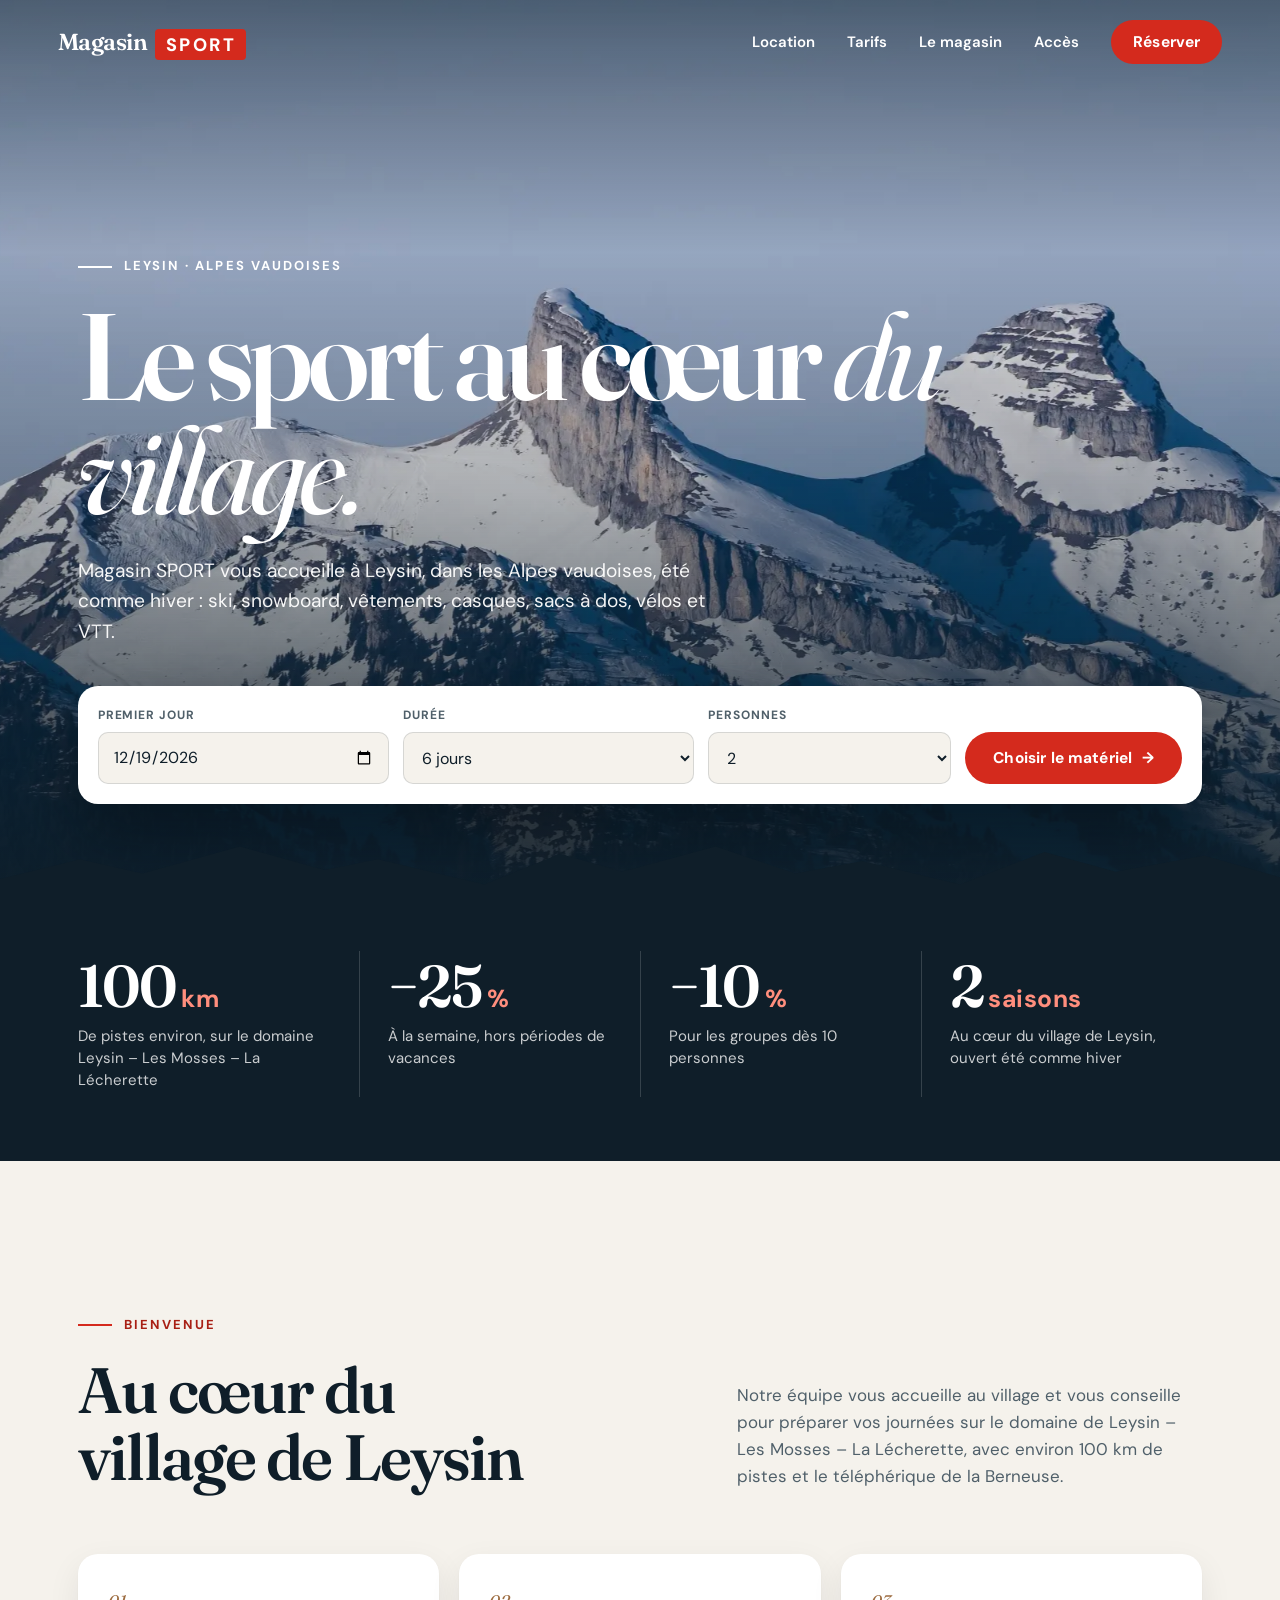
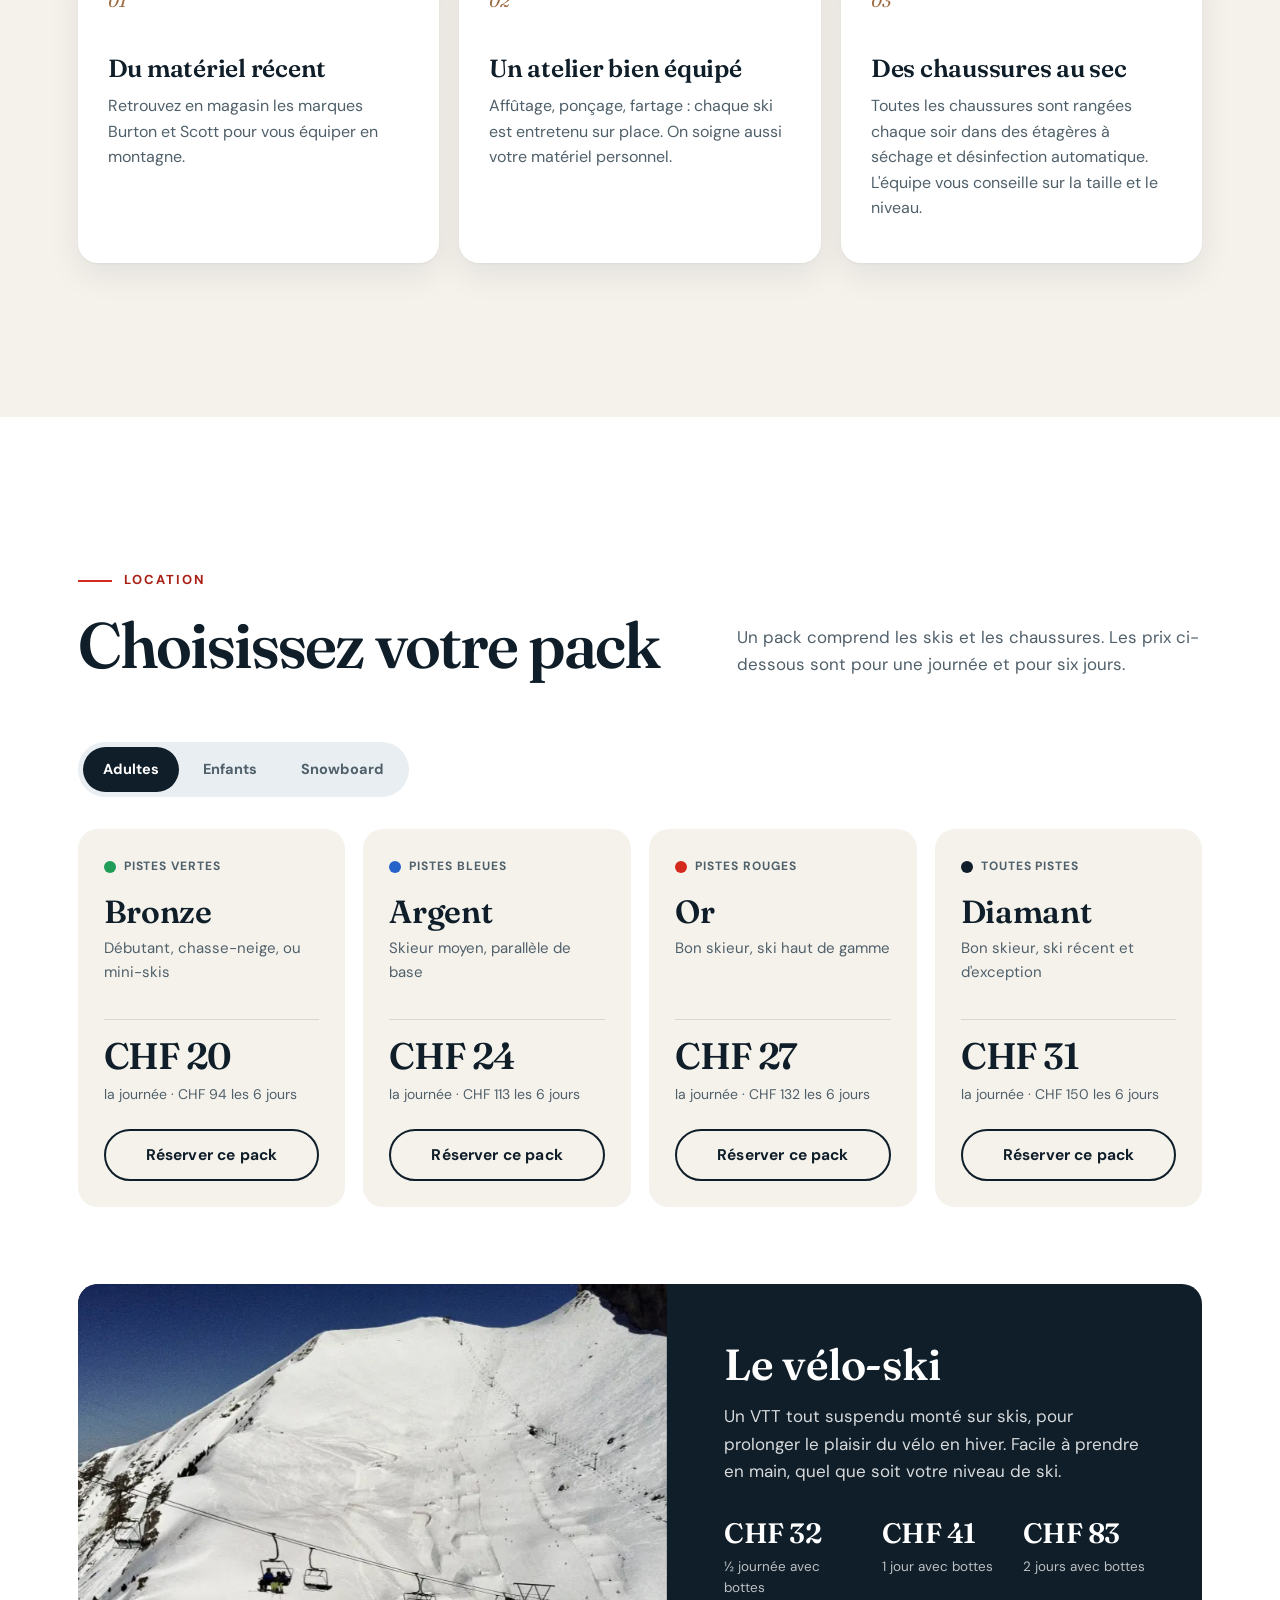
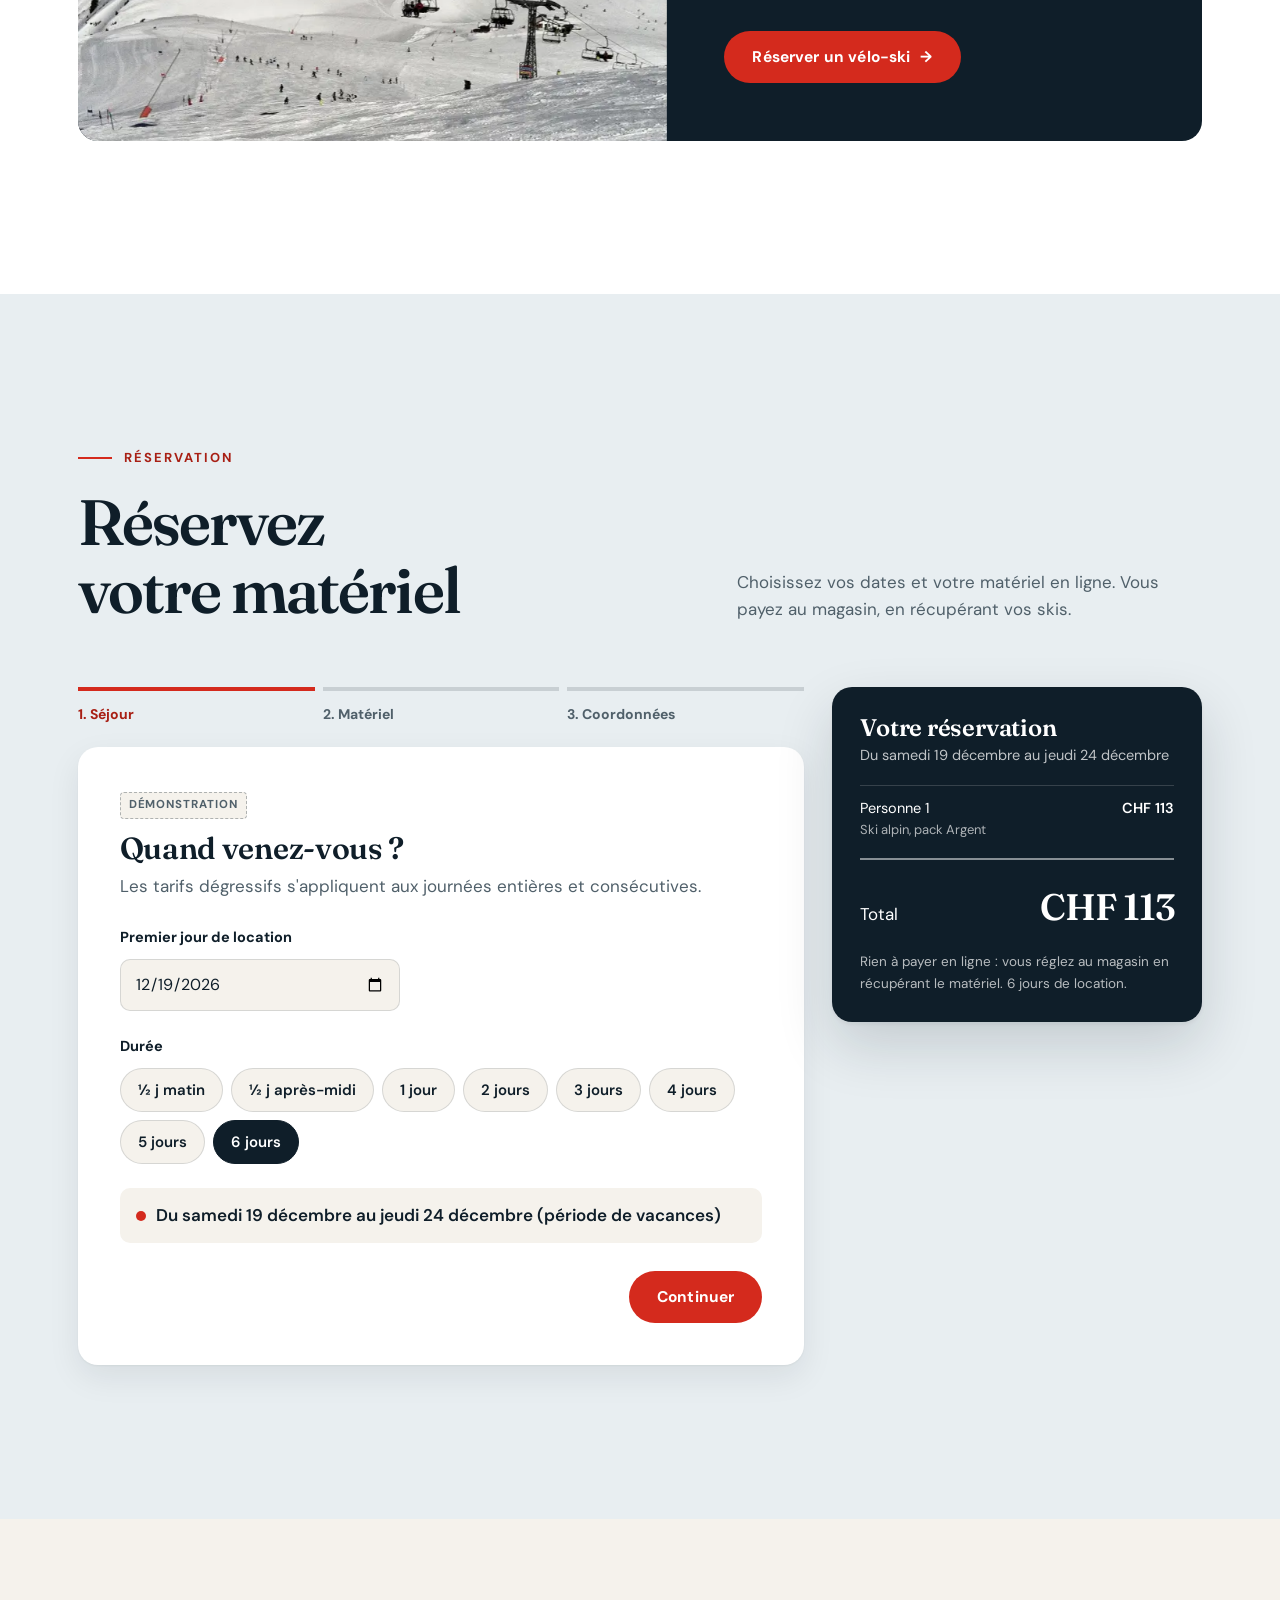
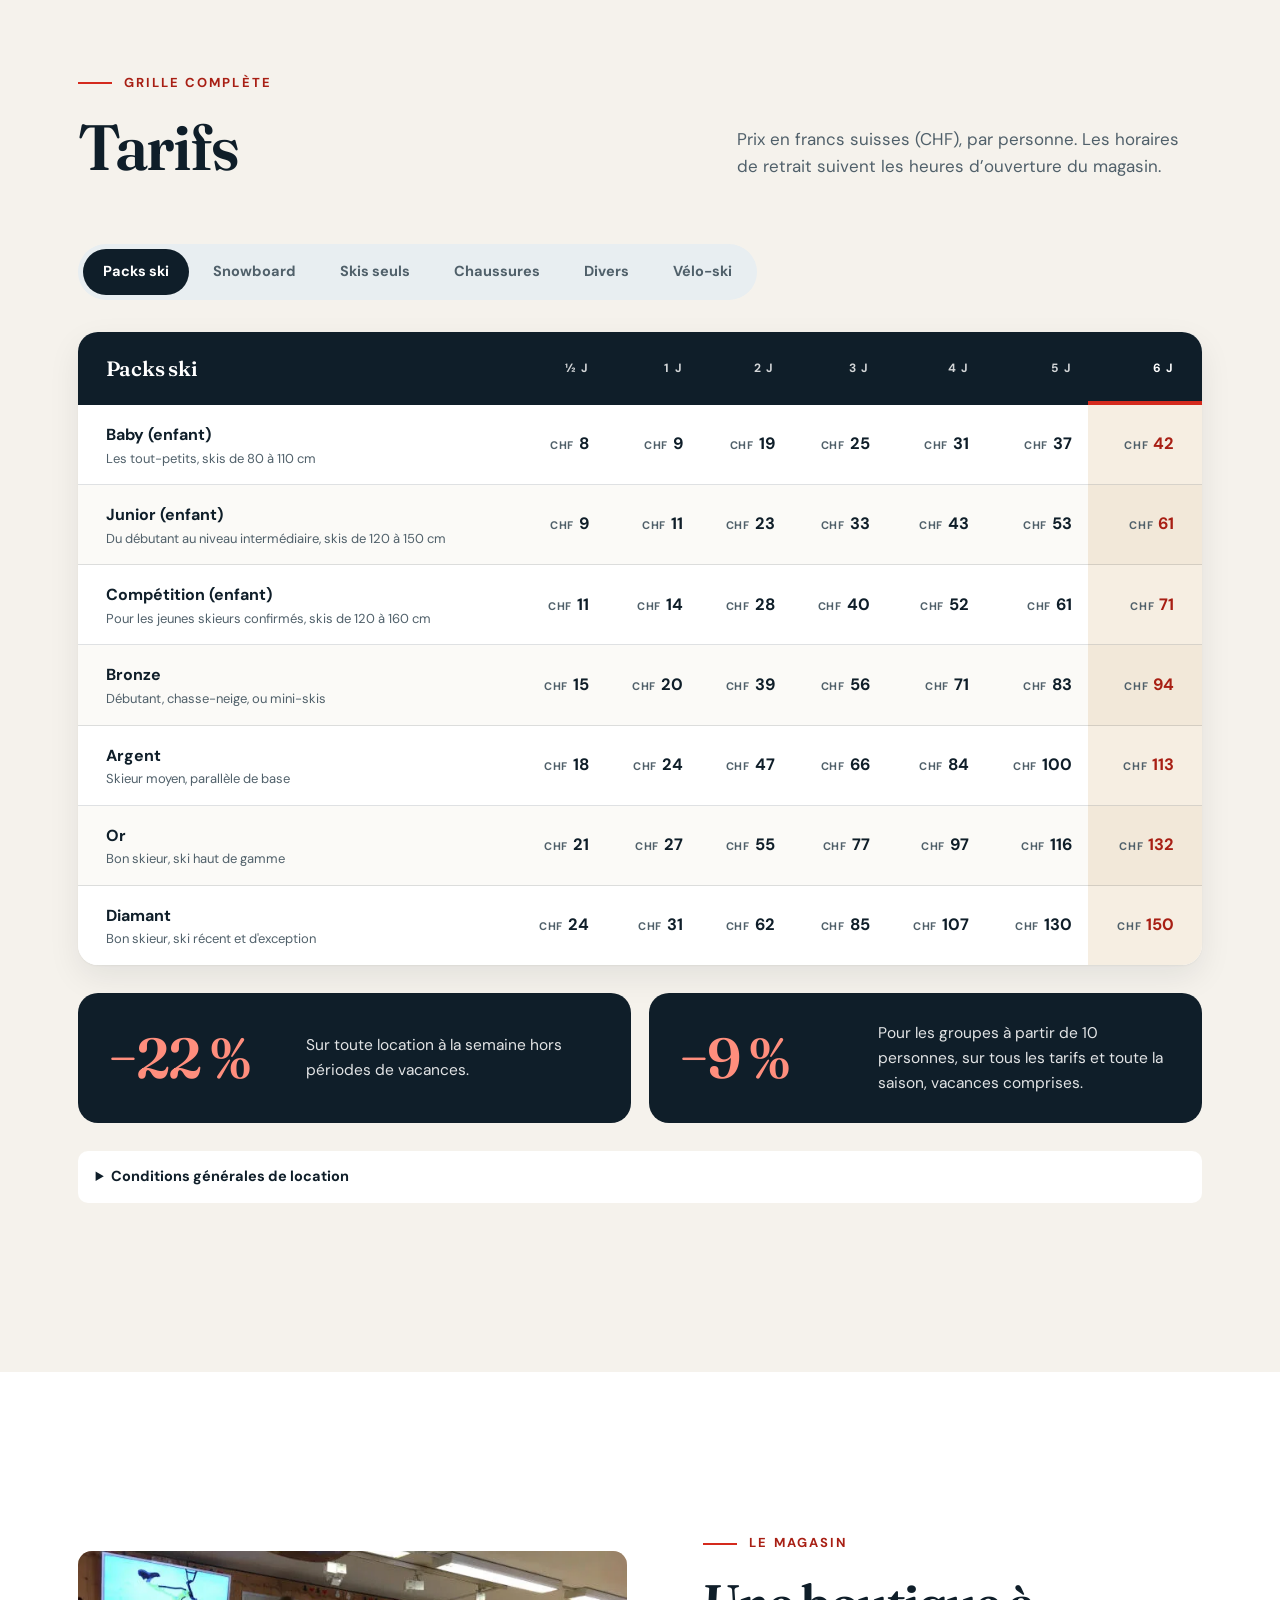
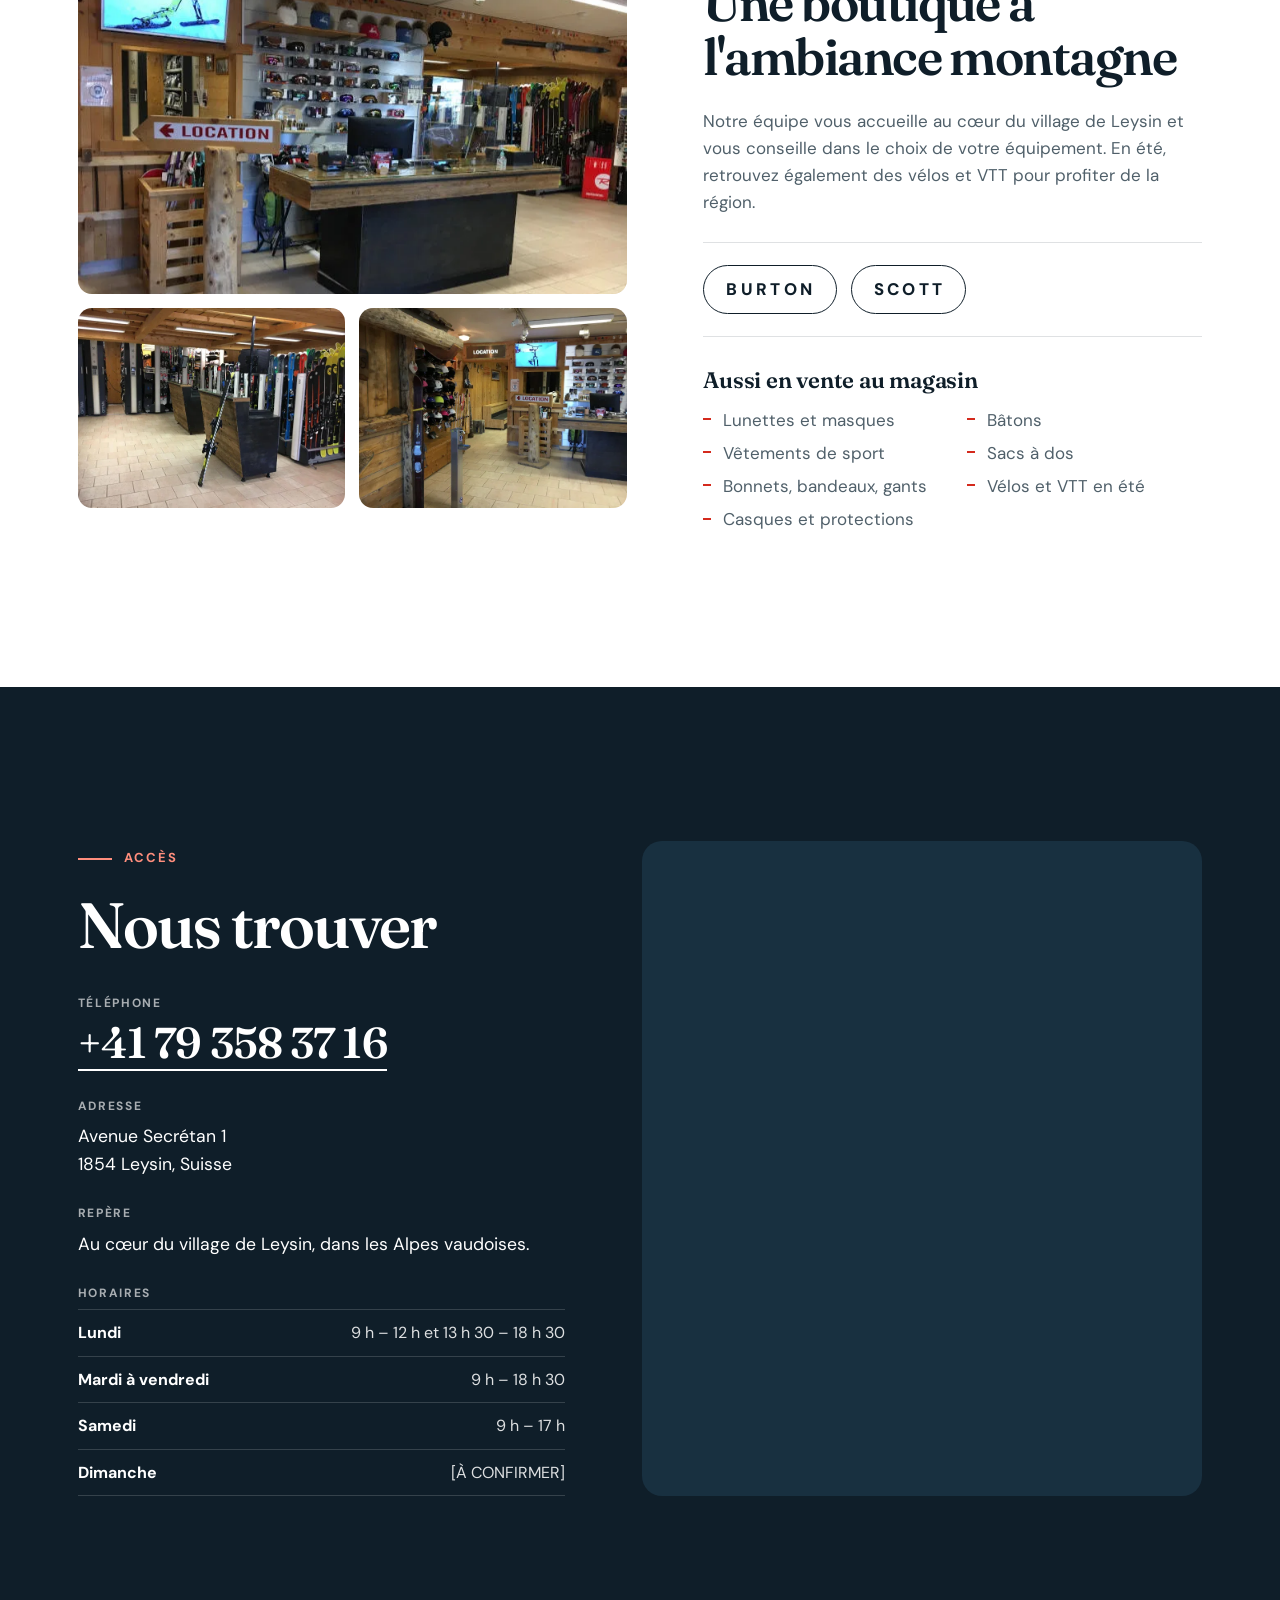
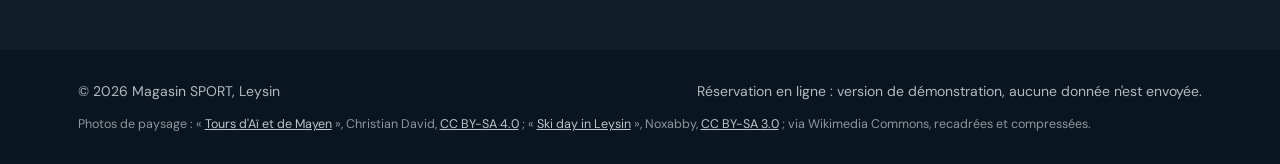
<file: magasin-sport-leysin/index.html>
<!doctype html>
<html lang="fr">
<head>
<meta charset="utf-8">
<meta name="viewport" content="width=device-width, initial-scale=1">
<title>Magasin SPORT — Leysin, Alpes vaudoises</title>
<meta name="description" content="Magasin de sport au cœur du village de Leysin : ski, snowboard, vêtements, casques, sacs à dos et vélos/VTT en été.">
<meta name="theme-color" content="#0F1E29">
<meta property="og:title" content="Magasin SPORT — Leysin, Alpes vaudoises">
<meta property="og:description" content="Magasin de sport au cœur du village de Leysin : ski, snowboard, vêtements, casques, sacs à dos et vélos/VTT en été.">
<meta property="og:type" content="website">
<meta property="og:locale" content="fr_CH">
<link rel="icon" href="data:image/svg+xml,%3Csvg xmlns='http://www.w3.org/2000/svg' viewBox='0 0 64 64'%3E%3Crect width='64' height='64' rx='12' fill='%23D42A1D'/%3E%3Cpath d='M8 48l16-24 8 11 7-9 17 22z' fill='%23fff'/%3E%3C/svg%3E">
<link rel="preconnect" href="https://fonts.googleapis.com">
<link rel="preconnect" href="https://fonts.gstatic.com" crossorigin>
<link href="https://fonts.googleapis.com/css2?family=DM+Sans:opsz,wght@9..40,400;9..40,600;9..40,700;9..40,800&family=Fraunces:ital,opsz,wght@0,9..144,600;1,9..144,400&display=swap" rel="stylesheet">
<link rel="stylesheet" href="css/style.css">
<script>
  /* Active les animations seulement si le navigateur les accepte. Si le script
     d'effets ne se charge pas, la classe est retirée et tout reste visible. */
  (function () {
    var d = document.documentElement;
    if ('IntersectionObserver' in window && 'requestAnimationFrame' in window && !window.matchMedia('(prefers-reduced-motion: reduce)').matches) {
      d.classList.add('anim');
      window.__secoursAnim = setTimeout(function () { d.classList.remove('anim'); }, 4000);
    }
  })();
</script>
</head>
<body>

<a class="lien-evitement" href="#contenu">Aller au contenu</a>
<div class="progression" id="progression" aria-hidden="true"></div>

<header class="entete" id="entete">
  <div class="wrap">
    <a href="#accueil" class="marque">Magasin <b>SPORT</b></a>
    <button class="bouton-menu" id="bouton-menu" aria-expanded="false" aria-controls="nav"><span class="barres" aria-hidden="true"></span><span class="txt">Menu</span></button>
    <nav class="nav" id="nav" aria-label="Navigation principale">
      <a href="#packs">Location</a>
      <a href="#tarifs">Tarifs</a>
      <a href="#magasin">Le magasin</a>
      <a href="#infos">Accès</a>
      <a href="#reserver" class="btn btn-rouge">Réserver</a>
    </nav>
  </div>
</header>

<main id="contenu">

  <section class="accueil" id="accueil">
    <div class="fond">
      <div class="parallaxe" data-parallaxe="0.28" data-accueil>
        <img src="images/banniere-leysin.webp" srcset="images/banniere-leysin-1100.webp 1100w, images/banniere-leysin.webp 2000w" sizes="100vw" width="2000" height="1125" alt="Les Tours d'Aï et de Mayen enneigées, sommets emblématiques au-dessus de Leysin" fetchpriority="high" decoding="async">
      </div>
    </div>
    <div class="wrap contenu">
      <p class="surtitre">Leysin · Alpes vaudoises</p>
      <h1 data-mots>Le sport au cœur <em>du village.</em></h1>
      <p class="sous">Magasin SPORT vous accueille à Leysin, dans les Alpes vaudoises, été comme hiver : ski, snowboard, vêtements, casques, sacs à dos, vélos et VTT.</p>
      <form class="acces-rapide" id="acces-rapide" aria-label="Commencer une réservation">
        <div>
          <label for="ar-date">Premier jour</label>
          <input class="champ" type="date" id="ar-date" required>
        </div>
        <div>
          <label for="ar-duree">Durée</label>
          <select class="champ" id="ar-duree">
            <option value="am">½ journée (matin)</option>
            <option value="pm">½ journée (après-midi)</option>
            <option value="1">1 jour</option>
            <option value="2">2 jours</option>
            <option value="3">3 jours</option>
            <option value="4">4 jours</option>
            <option value="5">5 jours</option>
            <option value="6" selected>6 jours</option>
          </select>
        </div>
        <div>
          <label for="ar-nb">Personnes</label>
          <select class="champ" id="ar-nb">
            <option>1</option><option selected>2</option><option>3</option><option>4</option><option>5</option><option>6</option><option>7</option><option>8</option><option>9</option><option>10</option><option>11</option><option>12</option>
          </select>
        </div>
        <button type="submit" class="btn btn-rouge">Choisir le matériel <span class="fl" aria-hidden="true">→</span></button>
      </form>
    </div>
    <svg class="cretes" viewBox="0 0 1440 64" preserveAspectRatio="none" aria-hidden="true" focusable="false"><path fill="currentColor" d="M0 64V40l90-22 70 16 110-30 95 26 60-12 120 28 85-34 70 20 105-28 90 30 75-14 110 26 95-36 80 22 100-18 85 24v26z"/></svg>
  </section>

  <div class="bandeau-atouts">
    <div class="wrap">
      <ul data-cascade>
        <li><strong><span data-compte="100">100</span><small>km</small></strong>De pistes environ, sur le domaine Leysin – Les Mosses – La Lécherette</li>
        <li><strong>−<span data-compte="25">25</span><small>%</small></strong>À la semaine, hors périodes de vacances</li>
        <li><strong>−<span data-compte="10">10</span><small>%</small></strong>Pour les groupes dès 10 personnes</li>
        <li><strong><span data-compte="2">2</span><small>saisons</small></strong>Au cœur du village de Leysin, ouvert été comme hiver</li>
      </ul>
    </div>
  </div>

  <section class="pourquoi" id="pourquoi">
    <div class="wrap">
      <div class="titre-section">
        <p class="surtitre" data-reveal>Bienvenue</p>
        <h2 data-mots>Au cœur du village de Leysin</h2>
        <p data-reveal style="--d:.15s">Notre équipe vous accueille au village et vous conseille pour préparer vos journées sur le domaine de Leysin – Les Mosses – La Lécherette, avec environ 100 km de pistes et le téléphérique de la Berneuse.</p>
      </div>
      <div class="atouts" data-cascade>
        <article>
          <h3>Du matériel récent</h3>
          <p>Retrouvez en magasin les marques Burton et Scott pour vous équiper en montagne.</p>
        </article>
        <article>
          <h3>Un atelier bien équipé</h3>
          <p>Affûtage, ponçage, fartage : chaque ski est entretenu sur place. On soigne aussi votre matériel personnel.</p>
        </article>
        <article>
          <h3>Des chaussures au sec</h3>
          <p>Toutes les chaussures sont rangées chaque soir dans des étagères à séchage et désinfection automatique. L'équipe vous conseille sur la taille et le niveau.</p>
        </article>
      </div>
    </div>
  </section>

  <section class="packs" id="packs">
    <div class="wrap">
      <div class="titre-section">
        <p class="surtitre" data-reveal>Location</p>
        <h2 data-mots>Choisissez votre pack</h2>
        <p data-reveal style="--d:.15s">Un pack comprend les skis et les chaussures. Les prix ci-dessous sont pour une journée et pour six jours.</p>
      </div>
      <div class="onglets" role="tablist" aria-label="Type de pack" data-reveal>
        <button type="button" role="tab" aria-selected="true" data-onglet="adulte">Adultes</button>
        <button type="button" role="tab" aria-selected="false" data-onglet="enfant">Enfants</button>
        <button type="button" role="tab" aria-selected="false" data-onglet="snow">Snowboard</button>
      </div>
      <div class="grille-packs" id="grille-packs" role="tabpanel" data-cascade></div>
      <noscript><p class="sans-js">Les packs et les tarifs s'affichent avec JavaScript. Vous pouvez aussi nous appeler au <a href="tel:+41793583716">+41 79 358 37 16</a>.</p></noscript>

      <div class="veloski" data-vu>
        <div class="photo"><div class="parallaxe" data-parallaxe="0.1"><img src="images/piste-leysin.webp" width="1000" height="747" alt="Piste de ski damée et télésiège sur le domaine de Leysin, sous un ciel bleu" loading="lazy" decoding="async"></div></div>
        <div class="texte" data-reveal="droite" style="--d:.2s">
          <h3>Le vélo-ski</h3>
          <p>Un VTT tout suspendu monté sur skis, pour prolonger le plaisir du vélo en hiver. Facile à prendre en main, quel que soit votre niveau de ski.</p>
          <div class="tarif-veloski">
            <div><strong>CHF 32</strong>½ journée avec bottes</div>
            <div><strong>CHF 41</strong>1 jour avec bottes</div>
            <div><strong>CHF 83</strong>2 jours avec bottes</div>
          </div>
          <a href="#reserver" class="btn btn-rouge" data-ajout="veloski">Réserver un vélo-ski <span class="fl" aria-hidden="true">→</span></a>
        </div>
      </div>
    </div>
  </section>

  <section class="reservation" id="reserver">
    <div class="wrap">
      <div class="titre-section">
        <p class="surtitre" data-reveal>Réservation</p>
        <h2 data-mots>Réservez votre matériel</h2>
        <p data-reveal style="--d:.15s">Choisissez vos dates et votre matériel en ligne. Vous payez au magasin, en récupérant vos skis.</p>
      </div>

      <div class="resa" id="resa">
        <div data-reveal>
          <ol class="etapes" id="etapes">
            <li class="actuelle">Séjour</li>
            <li>Matériel</li>
            <li>Coordonnées</li>
          </ol>

          <!-- Étape 1 -->
          <div class="panneau" id="etape-1">
            <span class="demo">Démonstration</span>
            <h3>Quand venez-vous ?</h3>
            <p class="aide">Les tarifs dégressifs s'appliquent aux journées entières et consécutives.</p>
            <div class="groupe">
              <label class="etiquette" for="r-date">Premier jour de location</label>
              <input class="champ" type="date" id="r-date" style="max-width:280px">
            </div>
            <fieldset class="groupe">
              <legend>Durée</legend>
              <div class="puces" id="r-duree"></div>
            </fieldset>
            <p class="rappel-dates" id="r-rappel">Choisissez une date pour voir vos dates de location.</p>
            <p class="erreur" id="erreur-1" role="alert" hidden></p>
            <div class="actions-etape">
              <button type="button" class="btn btn-rouge" id="vers-2">Continuer</button>
            </div>
          </div>

          <!-- Étape 2 -->
          <div class="panneau" id="etape-2" hidden>
            <span class="demo">Démonstration</span>
            <h3>Qui part sur les pistes ?</h3>
            <p class="aide">Ajoutez chaque personne et son matériel. Taille, poids et pointure nous aident à préparer le bon réglage avant votre arrivée.</p>
            <div id="skieurs"></div>
            <button type="button" class="btn btn-ligne" id="ajouter-skieur">Ajouter une personne</button>
            <p class="erreur" id="erreur-2" role="alert" hidden></p>
            <div class="actions-etape">
              <button type="button" class="btn btn-ligne" data-retour="1">Retour</button>
              <button type="button" class="btn btn-rouge" id="vers-3">Continuer</button>
            </div>
          </div>

          <!-- Étape 3 -->
          <div class="panneau" id="etape-3" hidden>
            <span class="demo">Démonstration</span>
            <h3>Vos coordonnées</h3>
            <p class="aide">Vérifiez votre réservation, puis indiquez comment vous joindre.</p>
            <div class="resume-final" id="resume-final"></div>
            <form id="form-contact" novalidate>
              <div class="ligne-champs ligne-2" style="grid-template-columns:1fr 1fr">
                <div><label for="c-prenom">Prénom</label><input class="champ" id="c-prenom" autocomplete="given-name" required></div>
                <div><label for="c-nom">Nom</label><input class="champ" id="c-nom" autocomplete="family-name" required></div>
              </div>
              <div class="ligne-champs ligne-2" style="grid-template-columns:1fr; margin-top:12px">
                <div><label for="c-tel">Téléphone</label><input class="champ" id="c-tel" type="tel" autocomplete="tel" required></div>
              </div>
              <div class="bloc-champ" style="margin-top:12px">
                <label for="c-retrait">Heure de retrait du matériel</label>
                <select class="champ" id="c-retrait" style="max-width:360px"></select>
              </div>
              <div class="bloc-champ" style="margin-top:12px">
                <label for="c-message">Une précision pour l'équipe ? (facultatif)</label>
                <textarea class="champ" id="c-message" placeholder="Niveau, cours de ski, matériel personnel à affûter…"></textarea>
              </div>
              <details class="cgl" id="cgl-resa">
                <summary>Conditions générales de location</summary>
                <ul data-cgl></ul>
              </details>
              <label class="case"><input type="checkbox" id="c-cgl" required> J'accepte les conditions générales de location</label>
              <p class="erreur" id="erreur-3" role="alert" hidden></p>
              <div class="actions-etape">
                <button type="button" class="btn btn-ligne" data-retour="2">Retour</button>
                <button type="submit" class="btn btn-rouge">Confirmer la réservation</button>
              </div>
            </form>
          </div>

          <!-- Confirmation -->
          <div class="panneau confirmation" id="etape-4" hidden aria-live="polite"></div>
        </div>

        <aside class="recap sombre" id="recap" aria-label="Récapitulatif de la réservation" data-reveal style="--d:.15s"></aside>
      </div>
    </div>
  </section>

  <section class="tarifs" id="tarifs">
    <div class="wrap">
      <div class="titre-section">
        <p class="surtitre" data-reveal>Grille complète</p>
        <h2 data-mots>Tarifs</h2>
        <p data-reveal style="--d:.15s">Prix en francs suisses (CHF), par personne. Les horaires de retrait suivent les heures d’ouverture du magasin.</p>
      </div>
      <div class="onglets" role="tablist" aria-label="Catégorie de tarifs" id="onglets-tarifs" data-reveal></div>
      <div class="table-tarifs-wrap" role="tabpanel" tabindex="0" aria-label="Tableau des tarifs" data-reveal><table class="tarifs-table" id="table-tarifs"></table></div>
      <p class="astuce-defilement" aria-hidden="true">Faites défiler le tableau horizontalement pour voir toutes les durées →</p>
      <noscript><p class="sans-js">Le tableau des tarifs s'affiche avec JavaScript. Appelez-nous au <a href="tel:+41793583716">+41 79 358 37 16</a> pour connaître nos prix.</p></noscript>
      <div class="bons-plans" data-cascade>
        <div class="bon-plan"><strong>−<span data-compte="25">25</span> %</strong><p>Sur toute location à la semaine hors périodes de vacances.</p></div>
        <div class="bon-plan"><strong>−<span data-compte="10">10</span> %</strong><p>Pour les groupes à partir de 10 personnes, sur tous les tarifs et toute la saison, vacances comprises.</p></div>
      </div>
      <details class="cgl" id="conditions">
        <summary>Conditions générales de location</summary>
        <ul data-cgl></ul>
      </details>
    </div>
  </section>

  <section class="magasin" id="magasin">
    <div class="wrap grille">
      <div class="mosaique">
        <!-- PHOTOS PROVISOIRES : à remplacer par les vraies photos du Magasin SPORT (mêmes noms de fichiers, format 4:3) -->
        <figure data-vu><div class="parallaxe" data-parallaxe="0.07"><img src="images/magasin-1.webp" width="667" height="500" alt="Comptoir en bois avec, derrière, un mur de masques et de casques de ski" loading="lazy" decoding="async"></div></figure>
        <figure data-vu><img src="images/magasin-3.webp" width="667" height="500" alt="Rangées de skis et de snowboards sous une charpente en bois" loading="lazy" decoding="async"></figure>
        <figure data-vu><img src="images/magasin-4.webp" width="667" height="500" alt="Casques de toutes les couleurs accrochés à une cloison en bois" loading="lazy" decoding="async"></figure>
      </div>
      <div class="texte">
        <p class="surtitre" data-reveal>Le magasin</p>
        <h2 data-mots>Une boutique à l'ambiance montagne</h2>
        <p data-reveal>Notre équipe vous accueille au cœur du village de Leysin et vous conseille dans le choix de votre équipement. En été, retrouvez également des vélos et VTT pour profiter de la région.</p>
        <div class="marques" aria-label="Marques proposées" data-cascade>
          <span>BURTON</span><span>SCOTT</span>
        </div>
        <h3 data-reveal>Aussi en vente au magasin</h3>
        <ul class="vente" data-reveal style="--d:.1s">
          <li>Lunettes et masques</li>
          <li>Vêtements de sport</li>
          <li>Bonnets, bandeaux, gants</li>
          <li>Casques et protections</li>
          <li>Bâtons</li>
          <li>Sacs à dos</li>
          <li>Vélos et VTT en été</li>
        </ul>
      </div>
    </div>
  </section>

  <section class="infos sombre" id="infos">
    <div class="wrap grille">
      <div>
        <p class="surtitre" data-reveal>Accès</p>
        <h2 data-mots>Nous trouver</h2>
        <dl data-cascade>
          <div><dt>Téléphone</dt><dd><a class="tel" href="tel:+41793583716">+41 79 358 37 16</a></dd></div>
          <div><dt>Adresse</dt><dd>Avenue Secrétan 1<br>1854 Leysin, Suisse</dd></div>
          <div><dt>Repère</dt><dd>Au cœur du village de Leysin, dans les Alpes vaudoises.</dd></div>
          <div><dt>Horaires</dt><dd><ul class="horaires">
            <li><span>Lundi</span><span>9 h – 12 h et 13 h 30 – 18 h 30</span></li>
            <li><span>Mardi à vendredi</span><span>9 h – 18 h 30</span></li>
            <li><span>Samedi</span><span>9 h – 17 h</span></li>
            <li><span>Dimanche</span><span>[À CONFIRMER]</span></li>
          </ul></dd></div>
        </dl>
      </div>
      <div class="carte-geo" data-reveal="droite">
        <iframe title="Plan d'accès au Magasin SPORT, Leysin" loading="lazy" referrerpolicy="no-referrer-when-downgrade"
          src="https://maps.google.com/maps?q=Magasin%20SPORT%2C%20Avenue%20Secr%C3%A9tan%201%2C%201854%20Leysin&z=16&output=embed"></iframe>
      </div>
    </div>
  </section>

</main>

<footer class="pied">
  <div class="wrap">
    <p>© 2026 Magasin SPORT, Leysin</p>
    <p>Réservation en ligne : version de démonstration, aucune donnée n'est envoyée.</p>
    <p class="credits">Photos de paysage : « <a href="https://commons.wikimedia.org/wiki/File:Tours_d%27A%C3%AF_et_de_Mayen.jpg">Tours d'Aï et de Mayen</a> », Christian David, <a href="https://creativecommons.org/licenses/by-sa/4.0/deed.fr">CC BY-SA 4.0</a> ; « <a href="https://commons.wikimedia.org/wiki/File:Ski_day_in_Leysin.JPG">Ski day in Leysin</a> », Noxabby, <a href="https://creativecommons.org/licenses/by-sa/3.0/deed.fr">CC BY-SA 3.0</a> ; via Wikimedia Commons, recadrées et compressées.</p>
  </div>
</footer>

<script src="js/app.js"></script>
<script src="js/effets.js" onerror="document.documentElement.classList.remove('anim')"></script>
</body>
</html>
</file>
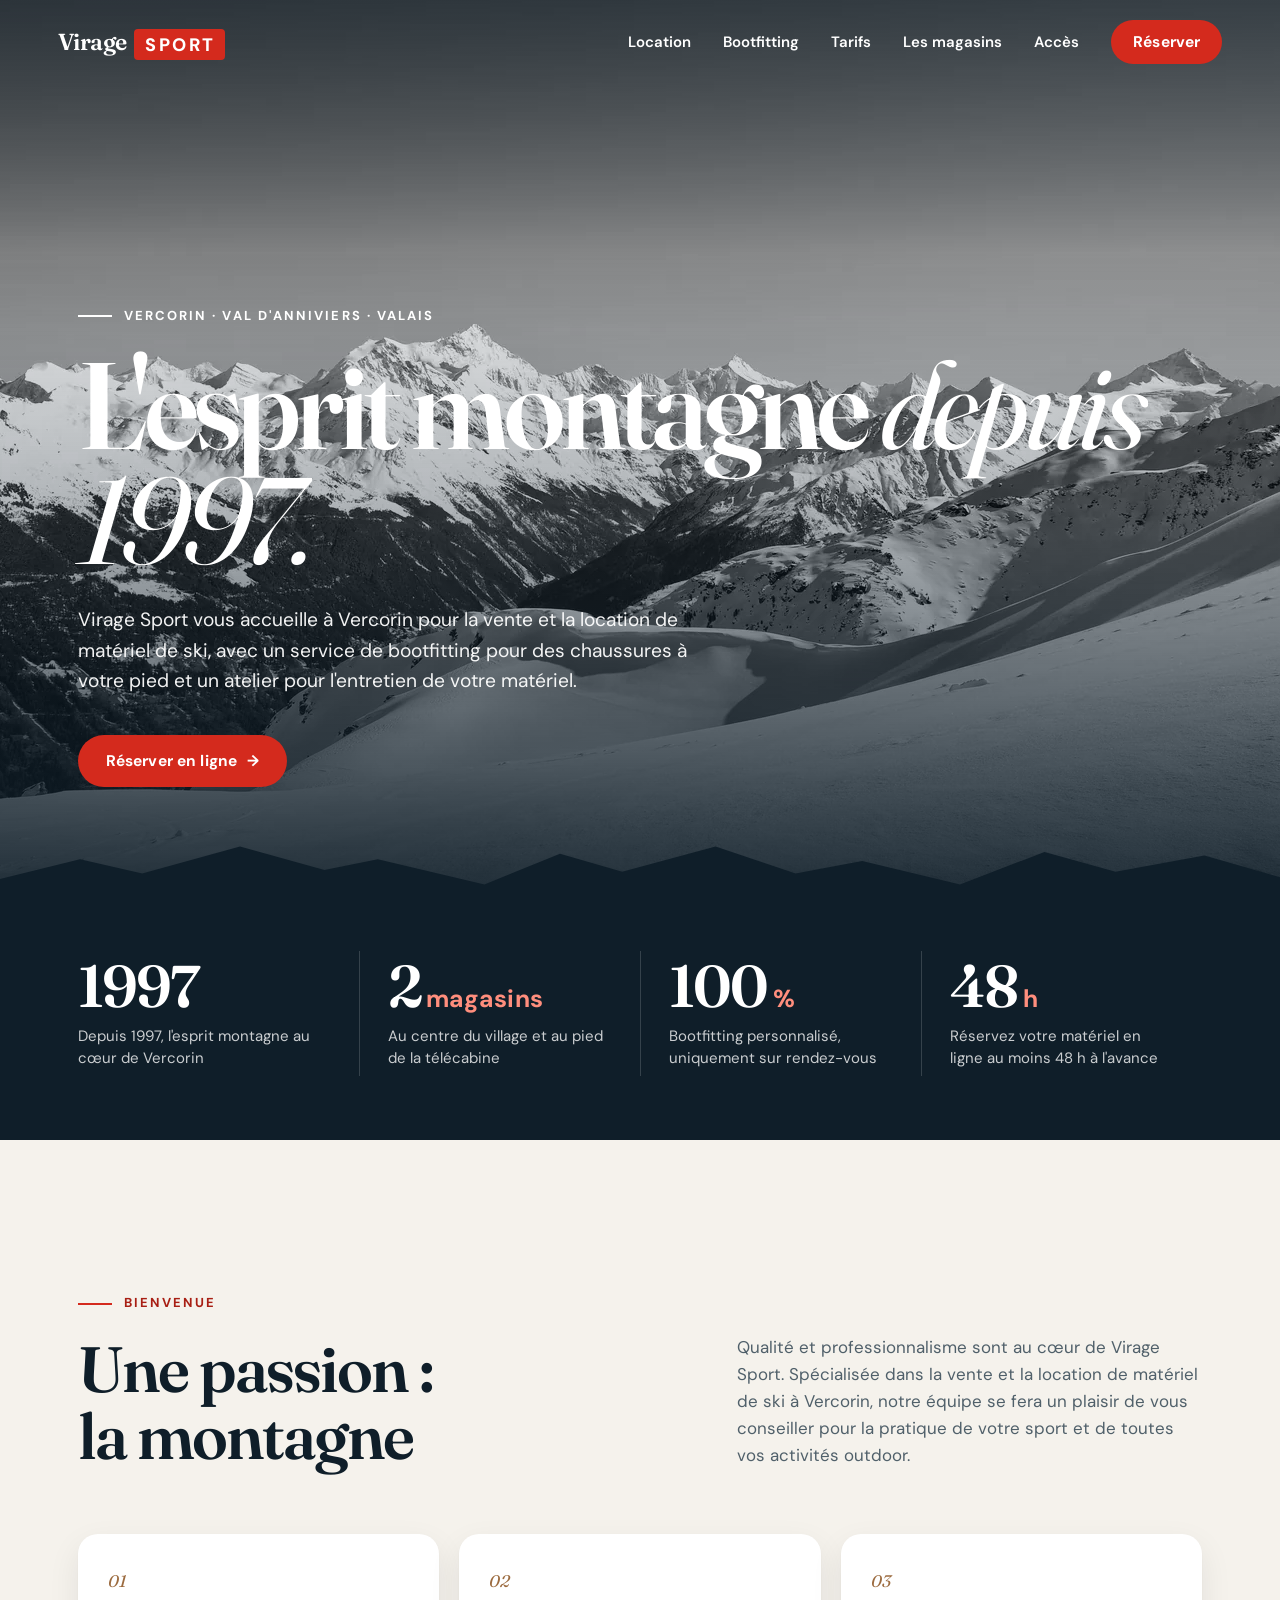
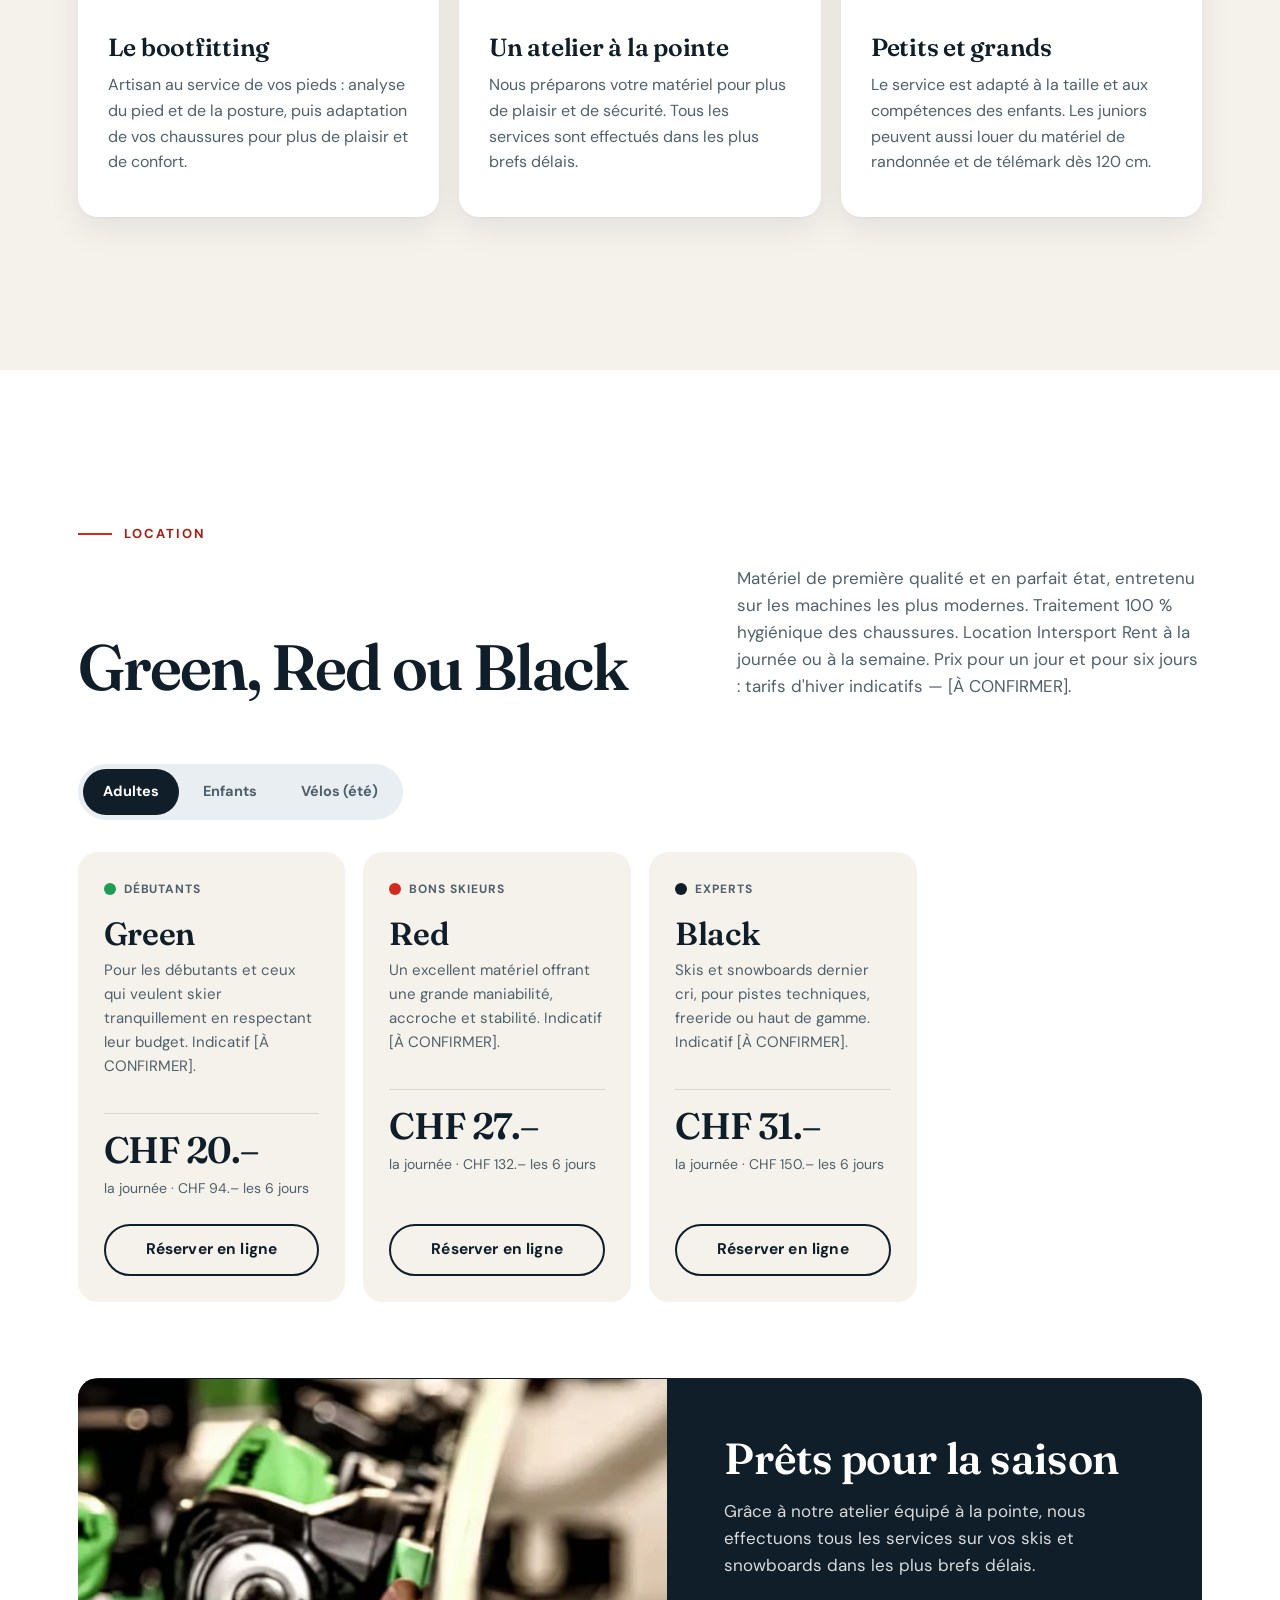
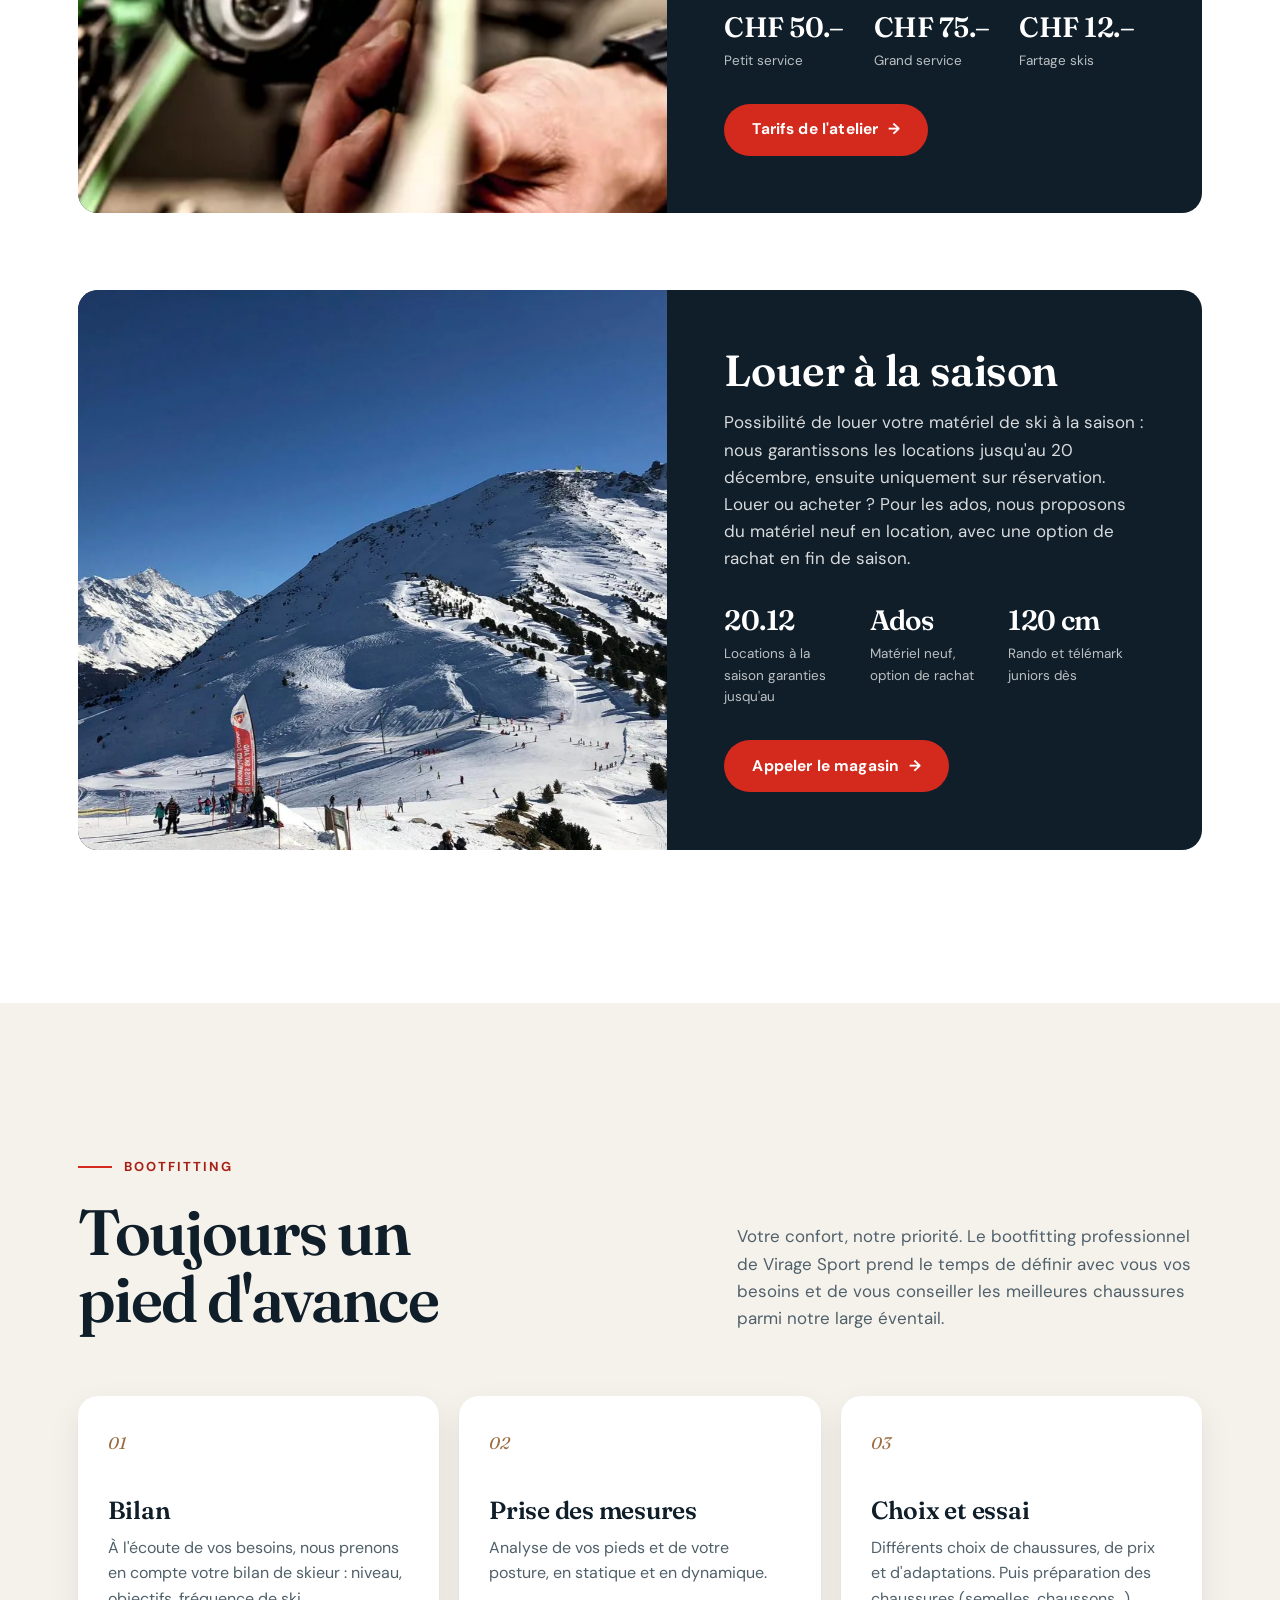
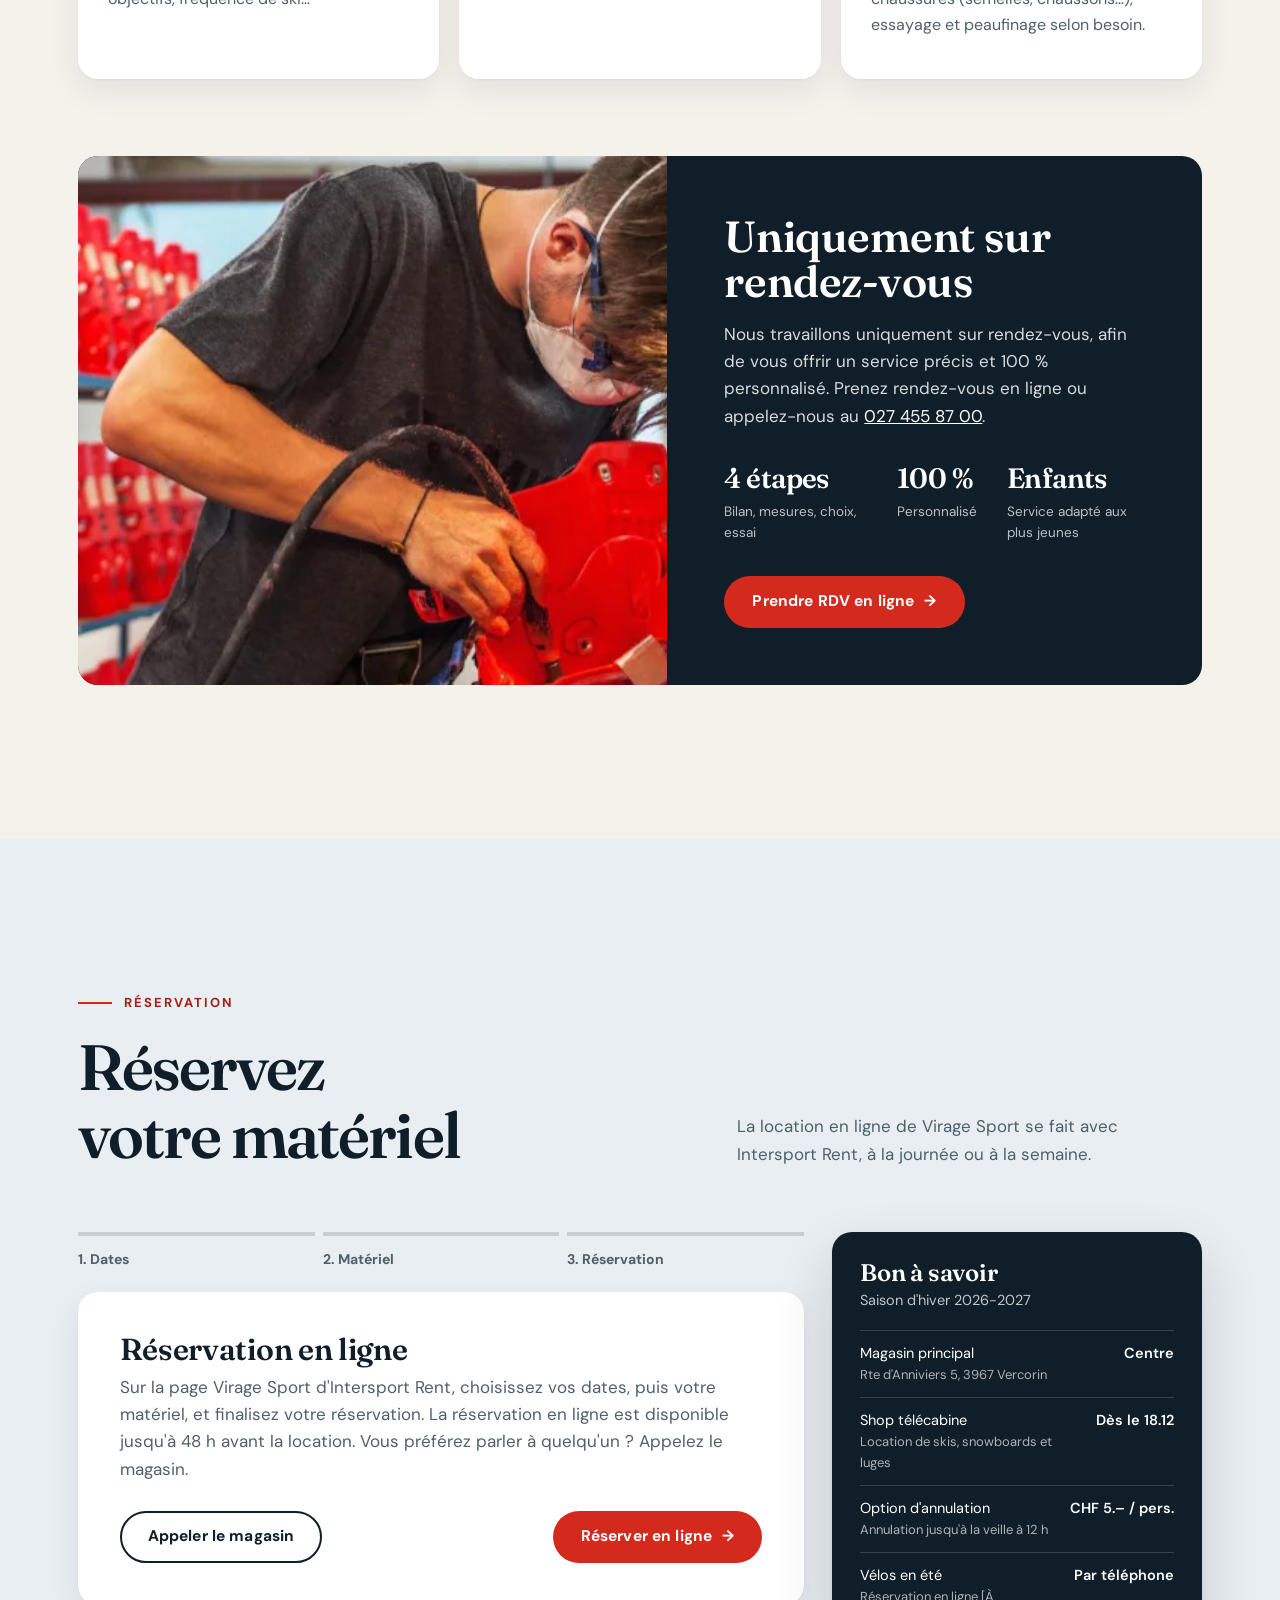
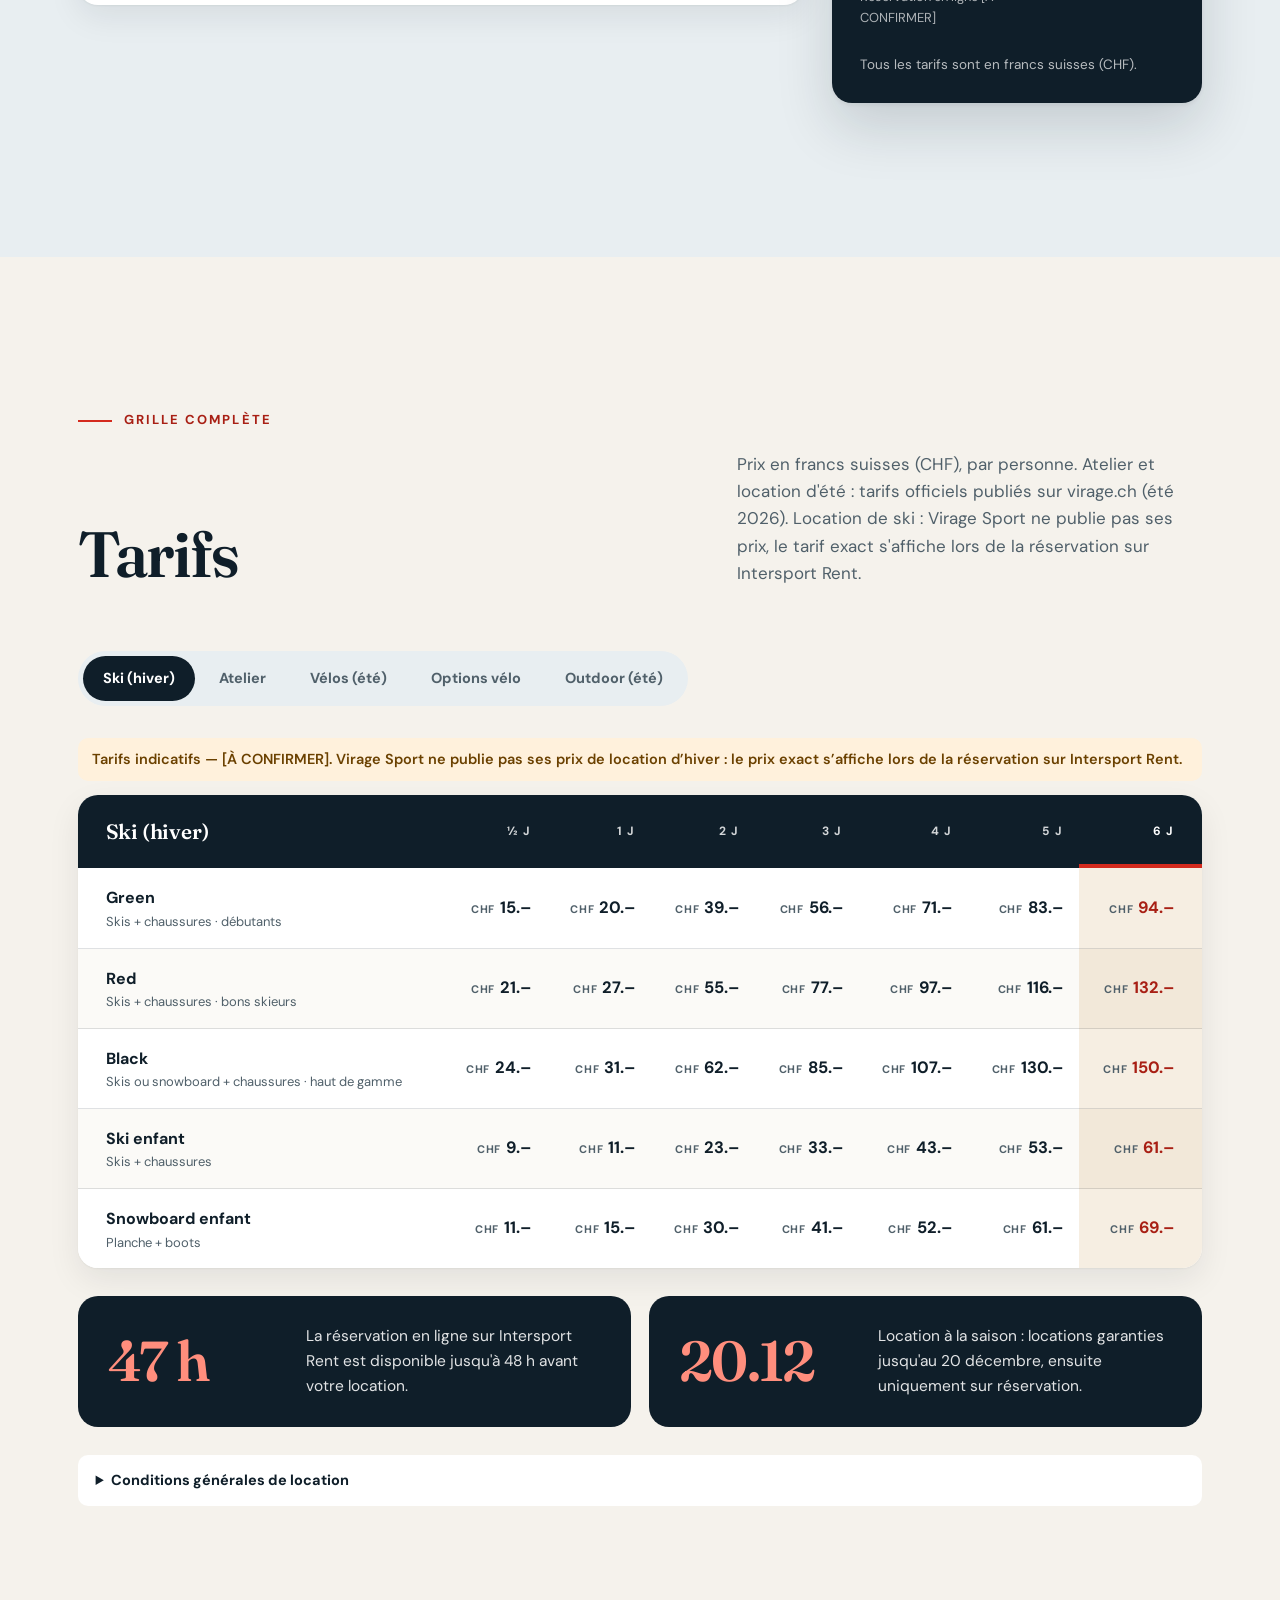
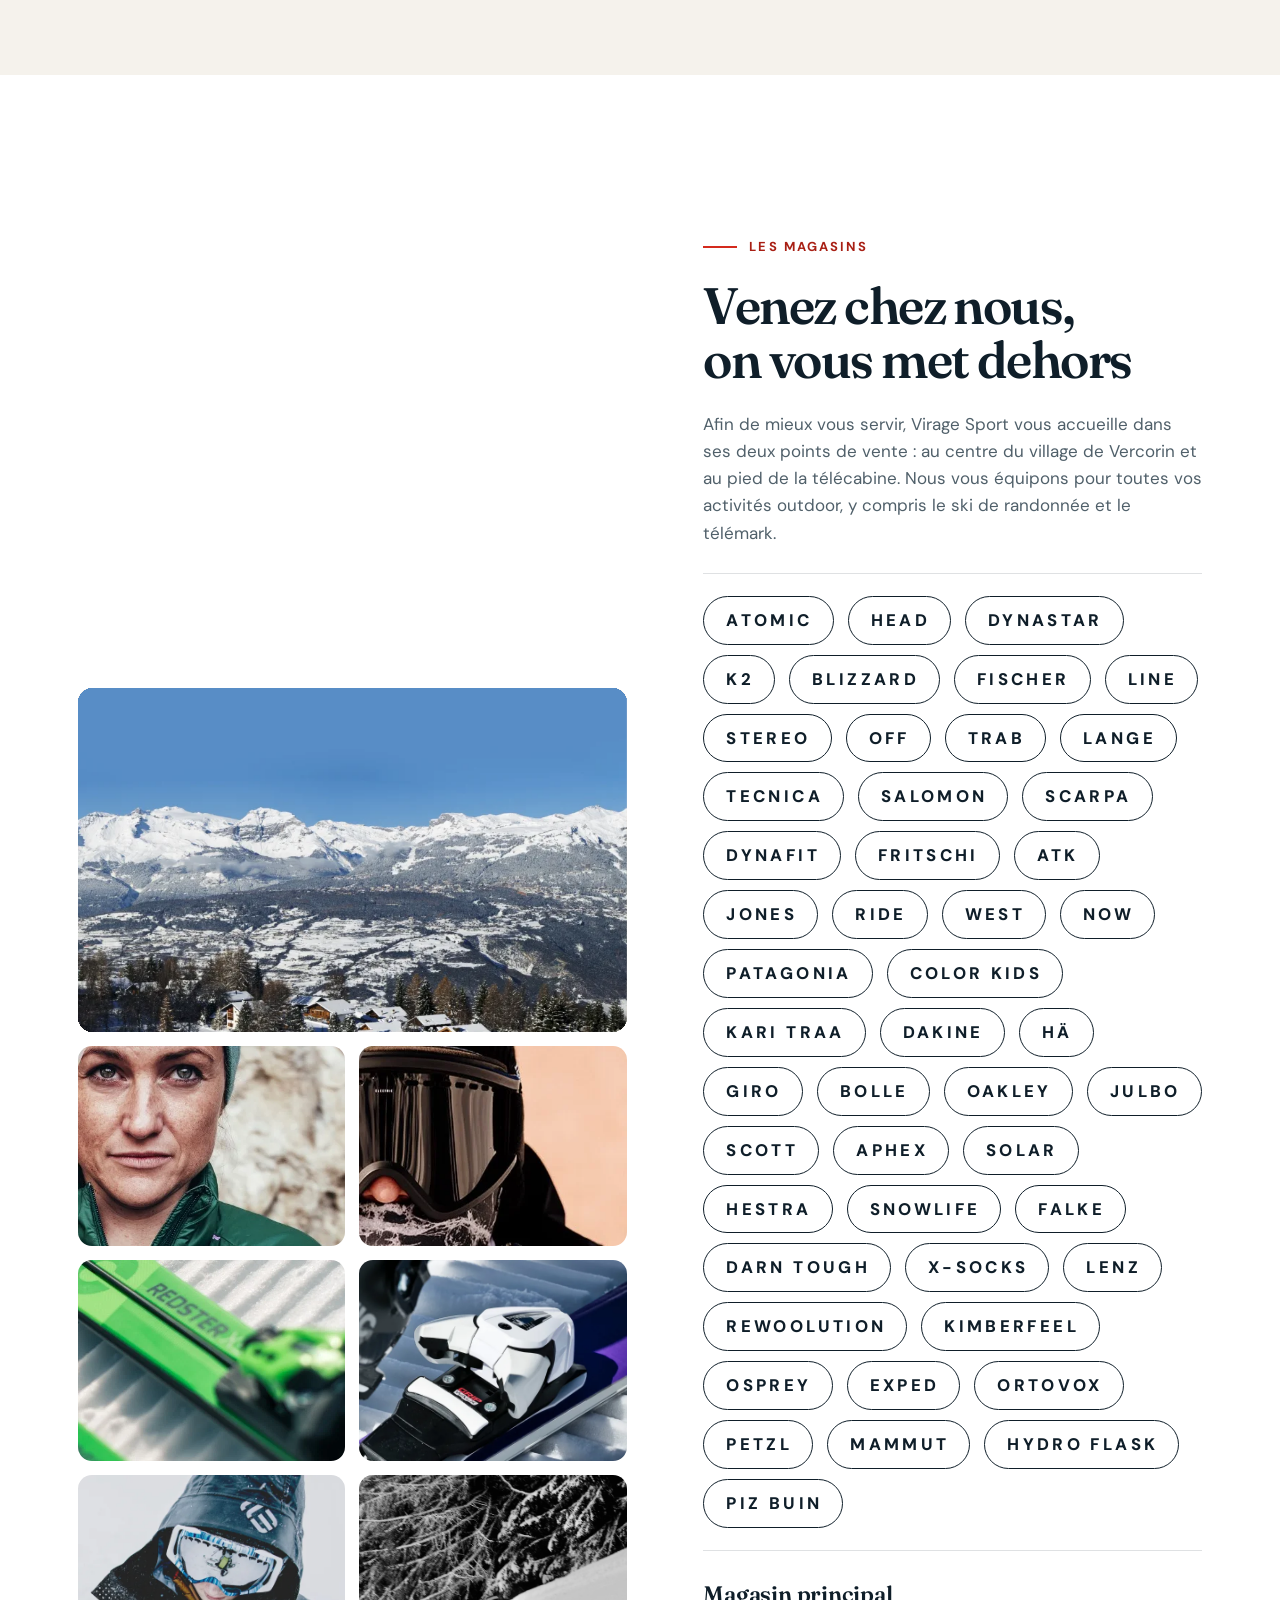
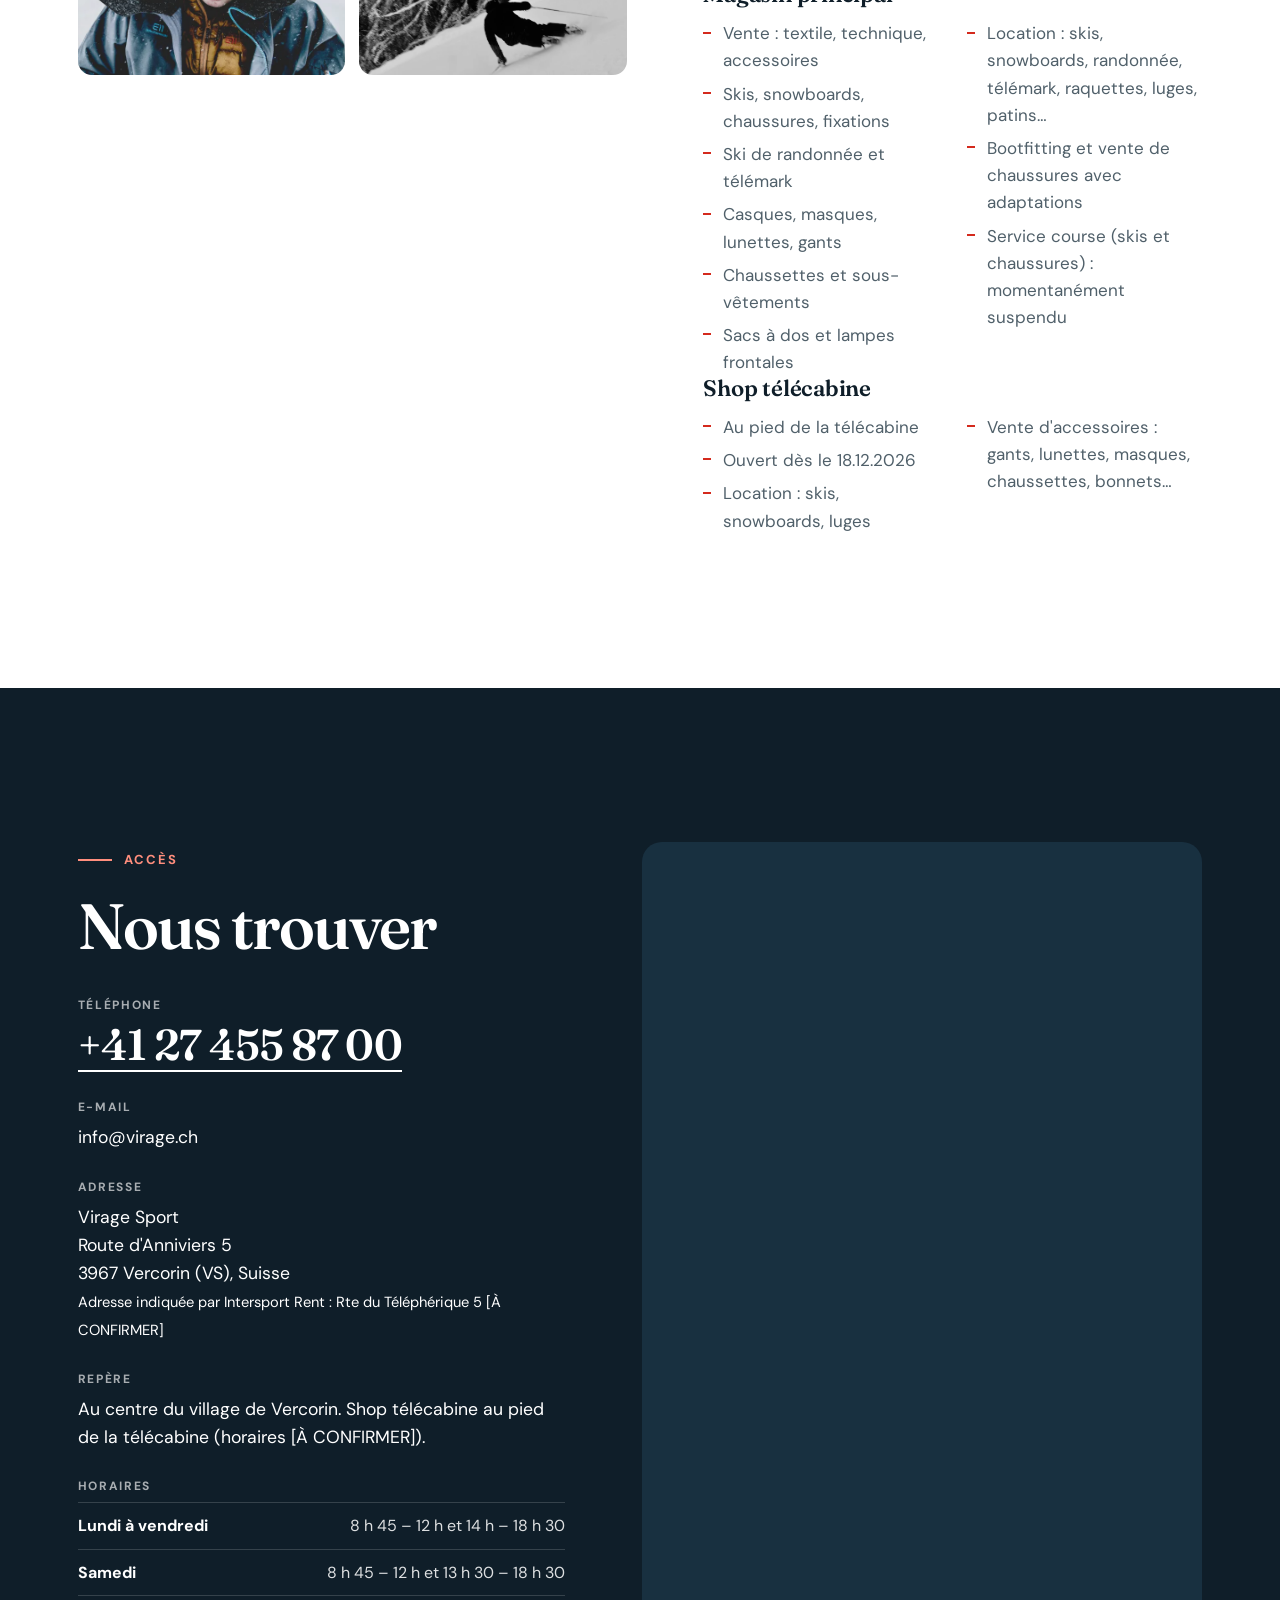
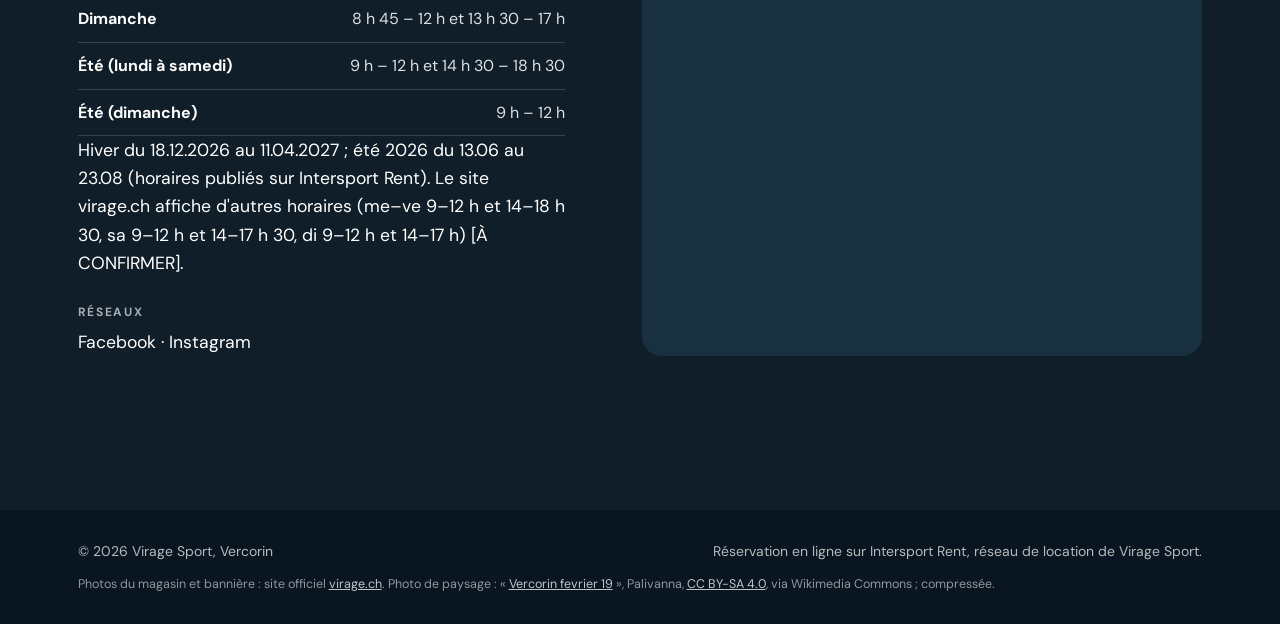
<file: virage-sport-vercorin/index.html>
<!doctype html>
<html lang="fr">
<head>
<meta charset="utf-8">
<meta name="viewport" content="width=device-width, initial-scale=1">
<title>Virage Sport — Vercorin, Val d'Anniviers</title>
<meta name="description" content="Virage Sport, l'esprit montagne depuis 1997 à Vercorin : vente et location de matériel de ski, bootfitting sur rendez-vous, atelier et location Intersport Rent.">
<meta name="theme-color" content="#0F1E29">
<meta property="og:title" content="Virage Sport — Vercorin, Val d'Anniviers">
<meta property="og:description" content="Virage Sport, l'esprit montagne depuis 1997 à Vercorin : vente et location de matériel de ski, bootfitting sur rendez-vous, atelier et location Intersport Rent.">
<meta property="og:type" content="website">
<meta property="og:locale" content="fr_CH">
<link rel="icon" href="data:image/svg+xml,%3Csvg xmlns='http://www.w3.org/2000/svg' viewBox='0 0 64 64'%3E%3Crect width='64' height='64' rx='12' fill='%23D42A1D'/%3E%3Cpath d='M8 48l16-24 8 11 7-9 17 22z' fill='%23fff'/%3E%3C/svg%3E">
<link rel="preconnect" href="https://fonts.googleapis.com">
<link rel="preconnect" href="https://fonts.gstatic.com" crossorigin>
<link href="https://fonts.googleapis.com/css2?family=DM+Sans:opsz,wght@9..40,400;9..40,600;9..40,700;9..40,800&family=Fraunces:ital,opsz,wght@0,9..144,600;1,9..144,400&display=swap" rel="stylesheet">
<link rel="stylesheet" href="css/style.css">
<script>
  /* Active les animations seulement si le navigateur les accepte. Si le script
     d'effets ne se charge pas, la classe est retirée et tout reste visible. */
  (function () {
    var d = document.documentElement;
    if ('IntersectionObserver' in window && 'requestAnimationFrame' in window && !window.matchMedia('(prefers-reduced-motion: reduce)').matches) {
      d.classList.add('anim');
      window.__secoursAnim = setTimeout(function () { d.classList.remove('anim'); }, 4000);
    }
  })();
</script>
</head>
<body>

<a class="lien-evitement" href="#contenu">Aller au contenu</a>
<div class="progression" id="progression" aria-hidden="true"></div>

<header class="entete" id="entete">
  <div class="wrap">
    <a href="#accueil" class="marque">Virage <b>SPORT</b></a>
    <button class="bouton-menu" id="bouton-menu" aria-expanded="false" aria-controls="nav"><span class="barres" aria-hidden="true"></span><span class="txt">Menu</span></button>
    <nav class="nav" id="nav" aria-label="Navigation principale">
      <a href="#packs">Location</a>
      <a href="#bootfitting">Bootfitting</a>
      <a href="#tarifs">Tarifs</a>
      <a href="#magasin">Les magasins</a>
      <a href="#infos">Accès</a>
      <a href="#reserver" class="btn btn-rouge">Réserver</a>
    </nav>
  </div>
</header>

<main id="contenu">

  <section class="accueil" id="accueil">
    <div class="fond">
      <div class="parallaxe" data-parallaxe="0.28" data-accueil>
        <img src="images/banniere-vercorin.webp" srcset="images/banniere-vercorin-1100.webp 1100w, images/banniere-vercorin.webp 1600w" sizes="100vw" width="1600" height="900" alt="Pentes enneigées au-dessus de Vercorin face aux sommets du Val d'Anniviers, en noir et blanc" fetchpriority="high" decoding="async">
      </div>
    </div>
    <div class="wrap contenu">
      <p class="surtitre">Vercorin · Val d'Anniviers · Valais</p>
      <h1 data-mots>L'esprit montagne <em>depuis 1997.</em></h1>
      <p class="sous">Virage Sport vous accueille à Vercorin pour la vente et la location de matériel de ski, avec un service de bootfitting pour des chaussures à votre pied et un atelier pour l'entretien de votre matériel.</p>
      <p><a href="https://www.intersportrent.ch/fr/location-de-ski/shops/intersport-virage-sport/au-centre-village-vercorin" target="_blank" rel="noopener" class="btn btn-rouge">Réserver en ligne <span class="fl" aria-hidden="true">→</span></a></p>
    </div>
    <svg class="cretes" viewBox="0 0 1440 64" preserveAspectRatio="none" aria-hidden="true" focusable="false"><path fill="currentColor" d="M0 64V40l90-22 70 16 110-30 95 26 60-12 120 28 85-34 70 20 105-28 90 30 75-14 110 26 95-36 80 22 100-18 85 24v26z"/></svg>
  </section>

  <div class="bandeau-atouts">
    <div class="wrap">
      <ul data-cascade>
        <li><strong><span data-compte="1997">1997</span></strong>Depuis 1997, l'esprit montagne au cœur de Vercorin</li>
        <li><strong><span data-compte="2">2</span><small>magasins</small></strong>Au centre du village et au pied de la télécabine</li>
        <li><strong><span data-compte="100">100</span><small>%</small></strong>Bootfitting personnalisé, uniquement sur rendez-vous</li>
        <li><strong><span data-compte="48">48</span><small>h</small></strong>Réservez votre matériel en ligne au moins 48 h à l'avance</li>
      </ul>
    </div>
  </div>

  <section class="pourquoi" id="pourquoi">
    <div class="wrap">
      <div class="titre-section">
        <p class="surtitre" data-reveal>Bienvenue</p>
        <h2 data-mots>Une passion : la montagne</h2>
        <p data-reveal style="--d:.15s">Qualité et professionnalisme sont au cœur de Virage Sport. Spécialisée dans la vente et la location de matériel de ski à Vercorin, notre équipe se fera un plaisir de vous conseiller pour la pratique de votre sport et de toutes vos activités outdoor.</p>
      </div>
      <div class="atouts" data-cascade>
        <article>
          <h3>Le bootfitting</h3>
          <p>Artisan au service de vos pieds : analyse du pied et de la posture, puis adaptation de vos chaussures pour plus de plaisir et de confort.</p>
        </article>
        <article>
          <h3>Un atelier à la pointe</h3>
          <p>Nous préparons votre matériel pour plus de plaisir et de sécurité. Tous les services sont effectués dans les plus brefs délais.</p>
        </article>
        <article>
          <h3>Petits et grands</h3>
          <p>Le service est adapté à la taille et aux compétences des enfants. Les juniors peuvent aussi louer du matériel de randonnée et de télémark dès 120 cm.</p>
        </article>
      </div>
    </div>
  </section>

  <section class="packs" id="packs">
    <div class="wrap">
      <div class="titre-section">
        <p class="surtitre" data-reveal>Location</p>
        <h2 data-mots>Green, Red ou Black</h2>
        <p data-reveal style="--d:.15s">Matériel de première qualité et en parfait état, entretenu sur les machines les plus modernes. Traitement 100 % hygiénique des chaussures. Location Intersport Rent à la journée ou à la semaine. Prix pour un jour et pour six jours : tarifs d'hiver indicatifs — [À CONFIRMER].</p>
      </div>
      <div class="onglets" role="tablist" aria-label="Type de matériel" data-reveal>
        <button type="button" role="tab" aria-selected="true" data-onglet="adulte">Adultes</button>
        <button type="button" role="tab" aria-selected="false" data-onglet="enfant">Enfants</button>
        <button type="button" role="tab" aria-selected="false" data-onglet="ete">Vélos (été)</button>
      </div>
      <div class="grille-packs" id="grille-packs" role="tabpanel" data-cascade></div>
      <noscript><p class="sans-js">Les tarifs s'affichent avec JavaScript. Vous pouvez aussi nous appeler au <a href="tel:+41274558700">+41 27 455 87 00</a>.</p></noscript>

      <div class="veloski" id="atelier" data-vu>
        <div class="photo"><div class="parallaxe" data-parallaxe="0.1"><img src="images/atelier.webp" width="900" height="450" alt="Main d'un technicien de l'atelier réglant les fixations vertes d'une paire de skis" loading="lazy" decoding="async"></div></div>
        <div class="texte" data-reveal="droite" style="--d:.2s">
          <h3>Prêts pour la saison</h3>
          <p>Grâce à notre atelier équipé à la pointe, nous effectuons tous les services sur vos skis et snowboards dans les plus brefs délais.</p>
          <div class="tarif-veloski">
            <div><strong>CHF 50.–</strong>Petit service</div>
            <div><strong>CHF 75.–</strong>Grand service</div>
            <div><strong>CHF 12.–</strong>Fartage skis</div>
          </div>
          <a href="#tarifs" class="btn btn-rouge" data-voir-tarif="atelier">Tarifs de l'atelier <span class="fl" aria-hidden="true">→</span></a>
        </div>
      </div>

      <div class="veloski" data-vu>
        <div class="photo"><div class="parallaxe" data-parallaxe="0.1"><img src="images/vercorin-cret-du-midi.webp" width="1600" height="1200" alt="Le domaine skiable de Vercorin au Crêt-du-Midi sous le soleil, avec skieurs, téléski et sommets enneigés du Val d'Anniviers" loading="lazy" decoding="async"></div></div>
        <div class="texte" data-reveal="droite" style="--d:.2s">
          <h3>Louer à la saison</h3>
          <p>Possibilité de louer votre matériel de ski à la saison : nous garantissons les locations jusqu'au 20 décembre, ensuite uniquement sur réservation. Louer ou acheter ? Pour les ados, nous proposons du matériel neuf en location, avec une option de rachat en fin de saison.</p>
          <div class="tarif-veloski">
            <div><strong>20.12</strong>Locations à la saison garanties jusqu'au</div>
            <div><strong>Ados</strong>Matériel neuf, option de rachat</div>
            <div><strong>120 cm</strong>Rando et télémark juniors dès</div>
          </div>
          <a href="tel:+41274558700" class="btn btn-rouge">Appeler le magasin <span class="fl" aria-hidden="true">→</span></a>
        </div>
      </div>
    </div>
  </section>

  <section class="pourquoi" id="bootfitting">
    <div class="wrap">
      <div class="titre-section">
        <p class="surtitre" data-reveal>Bootfitting</p>
        <h2 data-mots>Toujours un pied d'avance</h2>
        <p data-reveal style="--d:.15s">Votre confort, notre priorité. Le bootfitting professionnel de Virage Sport prend le temps de définir avec vous vos besoins et de vous conseiller les meilleures chaussures parmi notre large éventail.</p>
      </div>
      <div class="atouts" data-cascade>
        <article>
          <h3>Bilan</h3>
          <p>À l'écoute de vos besoins, nous prenons en compte votre bilan de skieur : niveau, objectifs, fréquence de ski…</p>
        </article>
        <article>
          <h3>Prise des mesures</h3>
          <p>Analyse de vos pieds et de votre posture, en statique et en dynamique.</p>
        </article>
        <article>
          <h3>Choix et essai</h3>
          <p>Différents choix de chaussures, de prix et d'adaptations. Puis préparation des chaussures (semelles, chaussons…), essayage et peaufinage selon besoin.</p>
        </article>
      </div>
      <div class="veloski" data-vu>
        <div class="photo"><div class="parallaxe" data-parallaxe="0.1"><img src="images/bootfitting.webp" width="900" height="450" alt="Bootfitter travaillant une coque de chaussure de ski rouge devant des étagères de chaussures de location" loading="lazy" decoding="async"></div></div>
        <div class="texte" data-reveal="droite" style="--d:.2s">
          <h3>Uniquement sur rendez-vous</h3>
          <p>Nous travaillons uniquement sur rendez-vous, afin de vous offrir un service précis et 100 % personnalisé. Prenez rendez-vous en ligne ou appelez-nous au <a href="tel:+41274558700" style="color:#fff">027 455 87 00</a>.</p>
          <div class="tarif-veloski">
            <div><strong>4 étapes</strong>Bilan, mesures, choix, essai</div>
            <div><strong>100 %</strong>Personnalisé</div>
            <div><strong>Enfants</strong>Service adapté aux plus jeunes</div>
          </div>
          <a href="https://forms.gle/W5SMG8CDXLfnUJ64A" target="_blank" rel="noopener" class="btn btn-rouge">Prendre RDV en ligne <span class="fl" aria-hidden="true">→</span></a>
        </div>
      </div>
    </div>
  </section>

  <section class="reservation" id="reserver">
    <div class="wrap">
      <div class="titre-section">
        <p class="surtitre" data-reveal>Réservation</p>
        <h2 data-mots>Réservez votre matériel</h2>
        <p data-reveal style="--d:.15s">La location en ligne de Virage Sport se fait avec Intersport Rent, à la journée ou à la semaine.</p>
      </div>

      <div class="resa" id="resa">
        <div data-reveal>
          <ol class="etapes">
            <li>Dates</li>
            <li>Matériel</li>
            <li>Réservation</li>
          </ol>
          <div class="panneau">
            <h3>Réservation en ligne</h3>
            <p class="aide">Sur la page Virage Sport d'Intersport Rent, choisissez vos dates, puis votre matériel, et finalisez votre réservation. La réservation en ligne est disponible jusqu'à 48 h avant la location. Vous préférez parler à quelqu'un ? Appelez le magasin.</p>
            <div class="actions-etape">
              <a href="tel:+41274558700" class="btn btn-ligne">Appeler le magasin</a>
              <a href="https://www.intersportrent.ch/fr/location-de-ski/shops/intersport-virage-sport/au-centre-village-vercorin" target="_blank" rel="noopener" class="btn btn-rouge">Réserver en ligne <span class="fl" aria-hidden="true">→</span></a>
            </div>
          </div>
        </div>

        <aside class="recap sombre" aria-label="Bon à savoir" data-reveal style="--d:.15s">
          <h3>Bon à savoir</h3>
          <p class="periode">Saison d'hiver 2026-2027</p>
          <ul>
            <li><span>Magasin principal<small>Rte d'Anniviers 5, 3967 Vercorin</small></span><span>Centre</span></li>
            <li><span>Shop télécabine<small>Location de skis, snowboards et luges</small></span><span>Dès le 18.12</span></li>
            <li><span>Option d'annulation<small>Annulation jusqu'à la veille à 12 h</small></span><span>CHF 5.– / pers.</span></li>
            <li><span>Vélos en été<small>Réservation en ligne [À CONFIRMER]</small></span><span>Par téléphone</span></li>
          </ul>
          <p class="paiement">Tous les tarifs sont en francs suisses (CHF).</p>
        </aside>
      </div>
    </div>
  </section>

  <section class="tarifs" id="tarifs">
    <div class="wrap">
      <div class="titre-section">
        <p class="surtitre" data-reveal>Grille complète</p>
        <h2 data-mots>Tarifs</h2>
        <p data-reveal style="--d:.15s">Prix en francs suisses (CHF), par personne. Atelier et location d'été : tarifs officiels publiés sur virage.ch (été 2026). Location de ski : Virage Sport ne publie pas ses prix, le tarif exact s'affiche lors de la réservation sur Intersport Rent.</p>
      </div>
      <div class="onglets" role="tablist" aria-label="Catégorie de tarifs" id="onglets-tarifs" data-reveal></div>
      <p class="indispo" id="note-tarifs" style="margin:0 0 14px">Tarifs indicatifs — [À CONFIRMER]</p>
      <div class="table-tarifs-wrap" role="tabpanel" tabindex="0" aria-label="Tableau des tarifs" data-reveal><table class="tarifs-table" id="table-tarifs"></table></div>
      <p class="astuce-defilement" aria-hidden="true">Faites défiler le tableau horizontalement pour voir toutes les durées →</p>
      <noscript><p class="sans-js">Le tableau des tarifs s'affiche avec JavaScript. Appelez-nous au <a href="tel:+41274558700">+41 27 455 87 00</a> pour connaître nos prix.</p></noscript>
      <div class="bons-plans" data-cascade>
        <div class="bon-plan"><strong><span data-compte="48">48</span> h</strong><p>La réservation en ligne sur Intersport Rent est disponible jusqu'à 48 h avant votre location.</p></div>
        <div class="bon-plan"><strong>20.12</strong><p>Location à la saison : locations garanties jusqu'au 20 décembre, ensuite uniquement sur réservation.</p></div>
      </div>
      <details class="cgl" id="conditions">
        <summary>Conditions générales de location</summary>
        <ul data-cgl></ul>
      </details>
    </div>
  </section>

  <section class="magasin" id="magasin">
    <div class="wrap grille">
      <div class="mosaique">
        <!-- Photos du site officiel virage.ch, recadrées et compressées -->
        <figure data-vu><div class="parallaxe" data-parallaxe="0.07"><img src="images/vercorin-village.webp" width="992" height="570" alt="Chalets de Vercorin sous la neige, face à la vallée du Rhône et aux sommets enneigés, par grand beau temps" loading="lazy" decoding="async"></div></figure>
        <figure data-vu><img src="images/vente-textile.webp" width="420" height="315" alt="Portrait d'une femme en veste verte et bonnet, devant un rocher : la confection textile" loading="lazy" decoding="async"></figure>
        <figure data-vu><img src="images/vente-accessoires.webp" width="400" height="300" alt="Visage protégé par un masque de ski et un tour de cou : les accessoires" loading="lazy" decoding="async"></figure>
        <figure data-vu><img src="images/vente-equipement.webp" width="523" height="392" alt="Gros plan sur des skis verts posés sur la neige damée : l'équipement" loading="lazy" decoding="async"></figure>
        <figure data-vu><img src="images/location-fixations.webp" width="900" height="450" alt="Chaussure de ski enclenchée dans une fixation blanche, sur la neige damée" loading="lazy" decoding="async"></figure>
        <figure data-vu><img src="images/vente-masque.webp" width="900" height="450" alt="Skieur en veste à capuche et masque de ski, sous la neige qui tombe" loading="lazy" decoding="async"></figure>
        <figure data-vu><img src="images/ski-foret.webp" width="1600" height="957" alt="Skieur en pleine courbe dans la neige, le long d'une forêt de mélèzes givrés, en noir et blanc" loading="lazy" decoding="async"></figure>
      </div>
      <div class="texte">
        <p class="surtitre" data-reveal>Les magasins</p>
        <h2 data-mots>Venez chez nous, on vous met dehors</h2>
        <p data-reveal>Afin de mieux vous servir, Virage Sport vous accueille dans ses deux points de vente : au centre du village de Vercorin et au pied de la télécabine. Nous vous équipons pour toutes vos activités outdoor, y compris le ski de randonnée et le télémark.</p>
        <div class="marques" aria-label="Marques proposées" data-cascade>
          <span>ATOMIC</span><span>HEAD</span><span>DYNASTAR</span><span>K2</span><span>BLIZZARD</span><span>FISCHER</span><span>LINE</span><span>STEREO</span><span>OFF</span><span>TRAB</span><span>LANGE</span><span>TECNICA</span><span>SALOMON</span><span>SCARPA</span><span>DYNAFIT</span><span>FRITSCHI</span><span>ATK</span><span>JONES</span><span>RIDE</span><span>WEST</span><span>NOW</span><span>PATAGONIA</span><span>COLOR KIDS</span><span>KARI TRAA</span><span>DAKINE</span><span>HÄ</span><span>GIRO</span><span>BOLLE</span><span>OAKLEY</span><span>JULBO</span><span>SCOTT</span><span>APHEX</span><span>SOLAR</span><span>HESTRA</span><span>SNOWLIFE</span><span>FALKE</span><span>DARN TOUGH</span><span>X-SOCKS</span><span>LENZ</span><span>REWOOLUTION</span><span>KIMBERFEEL</span><span>OSPREY</span><span>EXPED</span><span>ORTOVOX</span><span>PETZL</span><span>MAMMUT</span><span>HYDRO FLASK</span><span>PIZ BUIN</span>
        </div>
        <h3 data-reveal>Magasin principal</h3>
        <ul class="vente" data-reveal style="--d:.1s">
          <li>Vente : textile, technique, accessoires</li>
          <li>Skis, snowboards, chaussures, fixations</li>
          <li>Ski de randonnée et télémark</li>
          <li>Casques, masques, lunettes, gants</li>
          <li>Chaussettes et sous-vêtements</li>
          <li>Sacs à dos et lampes frontales</li>
          <li>Location : skis, snowboards, randonnée, télémark, raquettes, luges, patins…</li>
          <li>Bootfitting et vente de chaussures avec adaptations</li>
          <li>Service course (skis et chaussures) : momentanément suspendu</li>
        </ul>
        <h3 data-reveal>Shop télécabine</h3>
        <ul class="vente" data-reveal style="--d:.1s">
          <li>Au pied de la télécabine</li>
          <li>Ouvert dès le 18.12.2026</li>
          <li>Location : skis, snowboards, luges</li>
          <li>Vente d'accessoires : gants, lunettes, masques, chaussettes, bonnets…</li>
        </ul>
      </div>
    </div>
  </section>

  <section class="infos sombre" id="infos">
    <div class="wrap grille">
      <div>
        <p class="surtitre" data-reveal>Accès</p>
        <h2 data-mots>Nous trouver</h2>
        <dl data-cascade>
          <div><dt>Téléphone</dt><dd><a class="tel" href="tel:+41274558700">+41 27 455 87 00</a></dd></div>
          <div><dt>E-mail</dt><dd><a href="mailto:info@virage.ch">info@virage.ch</a></dd></div>
          <div><dt>Adresse</dt><dd>Virage Sport<br>Route d'Anniviers 5<br>3967 Vercorin (VS), Suisse<br><small>Adresse indiquée par Intersport Rent : Rte du Téléphérique 5 [À CONFIRMER]</small></dd></div>
          <div><dt>Repère</dt><dd>Au centre du village de Vercorin. Shop télécabine au pied de la télécabine (horaires [À CONFIRMER]).</dd></div>
          <div><dt>Horaires</dt><dd><ul class="horaires">
            <li><span>Lundi à vendredi</span><span>8 h 45 – 12 h et 14 h – 18 h 30</span></li>
            <li><span>Samedi</span><span>8 h 45 – 12 h et 13 h 30 – 18 h 30</span></li>
            <li><span>Dimanche</span><span>8 h 45 – 12 h et 13 h 30 – 17 h</span></li>
            <li><span>Été (lundi à samedi)</span><span>9 h – 12 h et 14 h 30 – 18 h 30</span></li>
            <li><span>Été (dimanche)</span><span>9 h – 12 h</span></li>
          </ul>Hiver du 18.12.2026 au 11.04.2027 ; été 2026 du 13.06 au 23.08 (horaires publiés sur Intersport Rent). Le site virage.ch affiche d'autres horaires (me–ve 9–12 h et 14–18 h 30, sa 9–12 h et 14–17 h 30, di 9–12 h et 14–17 h) [À CONFIRMER].</dd></div>
          <div><dt>Réseaux</dt><dd><a href="https://fr-fr.facebook.com/viragesports/" target="_blank" rel="noopener">Facebook</a> · <a href="https://www.instagram.com/virage.sport/" target="_blank" rel="noopener">Instagram</a></dd></div>
        </dl>
      </div>
      <div class="carte-geo" data-reveal="droite">
        <iframe title="Plan d'accès à Virage Sport, Vercorin" loading="lazy" referrerpolicy="no-referrer-when-downgrade"
          src="https://maps.google.com/maps?q=Virage%20Sport%2C%20Route%20d%27Anniviers%205%2C%203967%20Vercorin&z=16&output=embed"></iframe>
      </div>
    </div>
  </section>

</main>

<footer class="pied">
  <div class="wrap">
    <p>© 2026 Virage Sport, Vercorin</p>
    <p>Réservation en ligne sur Intersport Rent, réseau de location de Virage Sport.</p>
    <p class="credits">Photos du magasin et bannière : site officiel <a href="https://virage.ch/">virage.ch</a>. Photo de paysage : « <a href="https://commons.wikimedia.org/wiki/File:Vercorin_fevrier_19.jpg">Vercorin fevrier 19</a> », Palivanna, <a href="https://creativecommons.org/licenses/by-sa/4.0/deed.fr">CC BY-SA 4.0</a>, via Wikimedia Commons ; compressée.</p>
  </div>
</footer>

<script src="js/app.js"></script>
<script src="js/effets.js" onerror="document.documentElement.classList.remove('anim')"></script>
</body>
</html>
</file>
<file: blatti-ski-house/css/style.css>
/* ==========================================================
   Blatti Ski-House, Les Mosses
   Palette inspirée des Alpes vaudoises : neige, bois, ciel, rouge.
   ========================================================== */

:root {
  /* Neige */
  --neige: #F5F2EC;
  --blanc: #FFFFFF;
  --givre: #E8EEF1;
  /* Ciel */
  --ciel: #CFE3EE;
  --glacier: #2A6A99;
  /* Nuit et sapin */
  --nuit: #0F1E29;
  --nuit-2: #183040;
  --sapin: #1F3B35;
  /* Bois */
  --bois: #9C6B3F;
  --bois-clair: #EADCC8;
  /* Accent */
  --rouge: #D42A1D;
  --rouge-fonce: #A81F14;
  --rouge-clair: #FF8E7D;
  /* Texte */
  --texte: #0F1E29;
  --brume: #50606A;
  --trait: rgba(15, 30, 41, .13);
  --trait-clair: rgba(255, 255, 255, .16);
  /* Pistes */
  --verte: #1F9D57;
  --bleue: #2563C9;
  --noire: #0F1E29;

  --titre: "Fraunces", "Iowan Old Style", Georgia, serif;
  --police: "DM Sans", "Helvetica Neue", Arial, sans-serif;
  --marge: clamp(20px, 4.5vw, 64px);
  --max: 1240px;
  --rayon: 10px;
  --rayon-grand: 20px;
  --ombre: 0 1px 2px rgba(15, 30, 41, .05), 0 12px 32px rgba(15, 30, 41, .08);
  --ombre-forte: 0 2px 4px rgba(15, 30, 41, .06), 0 24px 56px rgba(15, 30, 41, .16);
  --courbe: cubic-bezier(.2, .7, .1, 1);
  --entete-h: 84px;
}

*, *::before, *::after { box-sizing: border-box; }
html { scroll-behavior: smooth; -webkit-text-size-adjust: 100%; scroll-padding-top: 72px; }
/* Rien ne doit dépasser en largeur : sinon l'iPhone laisse glisser la page de gauche à droite */
html, body { overflow-x: hidden; }
@supports (overflow: clip) { html, body { overflow-x: clip; } }
body { margin: 0; background: var(--neige); color: var(--texte); font-family: var(--police); font-size: 17px; line-height: 1.6; -webkit-font-smoothing: antialiased; text-rendering: optimizeLegibility; }
img { display: block; max-width: 100%; }
a { color: inherit; }
button, input, select, textarea { font: inherit; color: inherit; }
:focus-visible { outline: 3px solid var(--glacier); outline-offset: 3px; border-radius: 4px; }
.sombre :focus-visible, .entete:not(.defile) :focus-visible, .accueil .contenu > :not(.acces-rapide) :focus-visible { outline-color: #fff; }
[hidden] { display: none !important; }
h1, h2, h3, h4 { margin: 0; font-family: var(--titre); font-weight: 600; letter-spacing: -0.02em; line-height: 1.05; font-optical-sizing: auto; }
h2 { font-size: clamp(2.2rem, 5vw, 4rem); letter-spacing: -0.03em; text-wrap: balance; }
h3 { font-size: 1.4rem; letter-spacing: -0.01em; }
p { margin: 0 0 1em; }
.wrap { width: 100%; max-width: var(--max); margin: 0 auto; padding: 0 var(--marge); }
.visuellement-cache { position: absolute; width: 1px; height: 1px; overflow: hidden; clip: rect(0 0 0 0); white-space: nowrap; }
.lien-evitement { position: fixed; left: 12px; top: -60px; z-index: 100; background: var(--nuit); color: #fff; padding: 10px 16px; border-radius: 8px; font-weight: 700; text-decoration: none; }
.lien-evitement:focus { top: 12px; }

/* ——— Boutons ——— */
.btn {
  position: relative; display: inline-flex; align-items: center; justify-content: center; gap: 10px;
  min-height: 52px; padding: 0 26px; border-radius: 999px; overflow: hidden; isolation: isolate;
  font-weight: 700; font-size: 15.5px; letter-spacing: .01em; text-decoration: none; white-space: nowrap;
  border: 2px solid transparent; cursor: pointer;
  transition: transform .35s var(--courbe), color .25s, border-color .25s;
}
.btn::before { content: ""; position: absolute; inset: -2px; z-index: -1; transform: translate3d(0, 101%, 0); transition: transform .45s var(--courbe); border-radius: inherit; }
.btn:hover { transform: translate3d(0, -2px, 0); }
.btn:hover::before { transform: none; }
.btn:active { transform: translate3d(0, 1px, 0); }
.btn-rouge { background: var(--rouge); color: #fff; }
.btn-rouge::before { background: var(--rouge-fonce); }
.btn-ligne { background: transparent; border-color: var(--nuit); color: var(--nuit); }
.btn-ligne::before { background: var(--nuit); }
.btn-ligne:hover { color: #fff; }
.btn[disabled] { opacity: .45; cursor: not-allowed; }
.btn .fl { display: inline-block; transition: transform .35s var(--courbe); }
.btn:hover .fl { transform: translate3d(4px, 0, 0); }

/* ——— Barre de progression de lecture ——— */
.progression { position: fixed; inset: 0 0 auto 0; height: 3px; z-index: 70; background: var(--rouge); transform: scaleX(0); transform-origin: 0 50%; pointer-events: none; }

/* ——— En-tête ——— */
.entete { position: fixed; inset: 0 0 auto 0; z-index: 50; color: #fff; transition: color .35s; }
.entete::before { content: ""; position: absolute; inset: 0; height: var(--entete-h); background: rgba(245, 242, 236, .82); -webkit-backdrop-filter: blur(16px) saturate(1.4); backdrop-filter: blur(16px) saturate(1.4); box-shadow: 0 1px 0 var(--trait); opacity: 0; transform-origin: 50% 0; transition: opacity .35s, transform .45s var(--courbe); }
.entete.defile { color: var(--nuit); }
.entete.defile::before { opacity: 1; transform: scaleY(.76); }
.entete .wrap { position: relative; display: flex; align-items: center; justify-content: space-between; height: var(--entete-h); max-width: none; }
.marque, .nav, .bouton-menu { transition: transform .45s var(--courbe), opacity .3s, visibility .3s; }
.entete.defile .marque, .entete.defile .bouton-menu { transform: translate3d(0, -10px, 0) scale(.94); }
.marque { font-family: var(--titre); font-weight: 600; font-size: 1.45rem; letter-spacing: -0.02em; text-decoration: none; white-space: nowrap; transform-origin: 0 50%; }
.marque b { font-family: var(--police); font-weight: 800; font-size: .78em; letter-spacing: .14em; color: var(--rouge); margin-left: .15em; }
.entete:not(.defile) .marque b { color: #fff; background: var(--rouge); padding: .2em .5em .2em .62em; border-radius: 4px; }
.nav { display: flex; align-items: center; gap: 32px; }
.nav a:not(.btn) { position: relative; text-decoration: none; font-weight: 600; font-size: 15px; padding: 8px 0; }
.nav a:not(.btn)::after { content: ""; position: absolute; left: 0; right: 0; bottom: 2px; height: 2px; background: currentColor; transform: scaleX(0); transform-origin: 100% 50%; transition: transform .4s var(--courbe); }
.nav a:not(.btn):hover::after, .nav a:not(.btn):focus-visible::after { transform: scaleX(1); transform-origin: 0 50%; }
.nav .btn { min-height: 44px; padding: 0 20px; }
.bouton-menu { display: none; align-items: center; gap: 10px; background: none; border: 0; padding: 12px 0; font-weight: 700; cursor: pointer; color: inherit; }
.bouton-menu .barres { position: relative; width: 22px; height: 12px; }
.bouton-menu .barres::before, .bouton-menu .barres::after { content: ""; position: absolute; left: 0; right: 0; height: 2px; background: currentColor; transition: transform .35s var(--courbe); }
.bouton-menu .barres::before { top: 0; } .bouton-menu .barres::after { bottom: 0; }
.bouton-menu[aria-expanded="true"] .barres::before { transform: translate3d(0, 5px, 0) rotate(45deg); }
.bouton-menu[aria-expanded="true"] .barres::after { transform: translate3d(0, -5px, 0) rotate(-45deg); }
@media (min-width: 921px) {
  .entete.defile .nav { transform: translate3d(0, -10px, 0); }
}
@media (max-width: 920px) {
  .nav { position: fixed; inset: 0; background: var(--nuit); color: #fff; flex-direction: column; justify-content: center; gap: 22px; opacity: 0; visibility: hidden; }
  .nav.ouvert { opacity: 1; visibility: visible; }
  .nav a:not(.btn) { font-family: var(--titre); font-size: 2.2rem; font-weight: 600; }
  .nav .btn { min-height: 54px; padding: 0 30px; margin-top: 10px; }
  .bouton-menu { display: inline-flex; position: relative; z-index: 60; }
  .menu-ouvert { overflow: hidden; }
  .menu-ouvert .entete { color: #fff; }
  .menu-ouvert .entete::before { opacity: 0; }
  .menu-ouvert .marque { position: relative; z-index: 60; }
  .menu-ouvert .marque b { color: #fff; }
}

/* ——— Accueil ——— */
.accueil { position: relative; min-height: 100vh; min-height: 100svh; display: flex; flex-direction: column; justify-content: flex-end; color: #fff; overflow: hidden; background: var(--nuit); padding: 0; }
.accueil .fond { position: absolute; inset: 0; }
.accueil .fond .parallaxe { position: absolute; inset: 0; }
.accueil .fond img { width: 100%; height: 100%; object-fit: cover; object-position: 72% 42%; }
.accueil .fond::after { content: ""; position: absolute; inset: 0; background: linear-gradient(180deg, rgba(15, 30, 41, .55) 0%, rgba(15, 30, 41, .08) 28%, rgba(15, 30, 41, .3) 55%, rgba(15, 30, 41, .92) 100%); }
.accueil .contenu { position: relative; padding-top: 150px; padding-bottom: clamp(56px, 8vw, 96px); }
.surtitre { display: inline-flex; align-items: center; gap: 12px; font-size: 13px; font-weight: 700; letter-spacing: .16em; text-transform: uppercase; margin: 0 0 22px; }
.surtitre::before { content: ""; width: 34px; height: 2px; background: var(--rouge); }
.accueil .surtitre::before { background: #fff; }
.accueil h1 { font-size: clamp(3.1rem, 9.6vw, 8.6rem); font-weight: 600; line-height: .93; letter-spacing: -0.04em; max-width: 9em; margin-bottom: 28px; }
.accueil h1 em { font-style: italic; font-weight: 400; }
.accueil .sous { font-size: clamp(1.05rem, 1.5vw, 1.3rem); max-width: 34em; color: rgba(255, 255, 255, .94); margin-bottom: 38px; }
.acces-rapide { position: relative; background: var(--blanc); color: var(--texte); border-radius: var(--rayon-grand); padding: 20px; display: grid; grid-template-columns: 1.2fr 1.2fr 1fr auto; gap: 14px; align-items: end; box-shadow: 0 30px 70px rgba(0, 0, 0, .35); }
.acces-rapide label { display: block; font-size: 12px; font-weight: 700; letter-spacing: .08em; text-transform: uppercase; color: var(--brume); margin-bottom: 7px; }
.champ { width: 100%; min-height: 52px; border: 1.5px solid var(--trait); border-radius: var(--rayon); background: var(--neige); padding: 0 14px; font-size: 16px; transition: border-color .2s, box-shadow .2s, background .2s; }
.champ:hover { border-color: rgba(15, 30, 41, .35); }
.champ:focus { border-color: var(--glacier); outline: none; box-shadow: 0 0 0 4px rgba(42, 106, 153, .2); background: var(--blanc); }
textarea.champ { padding: 12px 14px; min-height: 96px; resize: vertical; }
.cretes { position: absolute; left: 0; right: 0; bottom: -1px; width: 100%; height: clamp(26px, 4.5vw, 64px); color: var(--nuit); pointer-events: none; }
@media (max-width: 860px) { .acces-rapide { grid-template-columns: 1.2fr 1.2fr 1fr; } .acces-rapide .btn { grid-column: 1 / -1; } }
@media (max-width: 480px) { .acces-rapide { grid-template-columns: 1fr; padding: 16px; } .accueil .contenu { padding-top: 120px; } }

/* ——— Chiffres clés ——— */
.bandeau-atouts { background: var(--nuit); color: #fff; }
.bandeau-atouts ul { list-style: none; margin: 0; padding: clamp(30px, 4vw, 52px) 0 clamp(40px, 5vw, 64px); display: grid; grid-template-columns: repeat(4, 1fr); }
.bandeau-atouts li { padding: 6px 28px; border-left: 1px solid var(--trait-clair); font-size: 15px; color: rgba(255, 255, 255, .78); line-height: 1.45; }
.bandeau-atouts li:first-child { padding-left: 0; border-left: 0; }
.bandeau-atouts strong { display: block; font-family: var(--titre); font-weight: 600; font-size: clamp(2.4rem, 4.6vw, 4rem); line-height: 1; letter-spacing: -0.03em; color: #fff; margin-bottom: 10px; font-variant-numeric: tabular-nums lining-nums; white-space: nowrap; }
.bandeau-atouts strong small { font-size: .42em; font-family: var(--police); font-weight: 700; letter-spacing: .02em; margin-left: .2em; color: var(--rouge-clair); }
@media (max-width: 860px) {
  .bandeau-atouts ul { grid-template-columns: 1fr 1fr; gap: 30px 0; }
  .bandeau-atouts li { padding: 4px 18px; }
  .bandeau-atouts li:nth-child(odd) { padding-left: 0; border-left: 0; }
}

/* ——— Sections ——— */
section { padding: clamp(88px, 12vw, 168px) 0; }
.titre-section { display: grid; grid-template-columns: minmax(0, 1.25fr) minmax(0, 1fr); gap: 20px clamp(28px, 6vw, 96px); align-items: end; margin-bottom: clamp(40px, 5vw, 68px); }
.titre-section .surtitre { grid-column: 1 / -1; margin-bottom: 0; color: var(--rouge-fonce); }
.titre-section p:not(.surtitre) { color: var(--brume); margin: 0; font-size: 1.06rem; max-width: 32em; }
@media (max-width: 860px) { .titre-section { grid-template-columns: 1fr; } }

/* ——— Pourquoi nous ——— */
.atouts { display: grid; grid-template-columns: repeat(3, 1fr); gap: 20px; counter-reset: atout; }
.atouts article { position: relative; counter-increment: atout; background: var(--blanc); border-radius: var(--rayon-grand); padding: 34px 30px 26px; box-shadow: var(--ombre); overflow: hidden; }
.atouts article > * { position: relative; }
.atouts article::before { content: "0" counter(atout); display: block; font-family: var(--titre); font-style: italic; font-size: 1.05rem; color: var(--bois); margin-bottom: 40px; }
.atouts article::after { content: ""; position: absolute; left: 0; right: 0; bottom: 0; height: 4px; background: var(--rouge); transform: scaleX(0); transform-origin: 0 50%; transition: transform .6s var(--courbe); }
.atouts article:hover::after { transform: scaleX(1); }
.atouts h3 { margin-bottom: 12px; font-size: 1.55rem; }
.atouts p { color: var(--brume); font-size: 16px; }
@media (max-width: 860px) { .atouts { grid-template-columns: 1fr; } .atouts article::before { margin-bottom: 22px; } }

/* ——— Packs ——— */
.packs { background: var(--blanc); }
.onglets { display: inline-flex; background: var(--givre); border-radius: 999px; padding: 5px; gap: 4px; margin-bottom: 32px; flex-wrap: wrap; max-width: 100%; }
.onglets button { border: 0; background: transparent; padding: 11px 20px; border-radius: 999px; font-weight: 700; font-size: 14.5px; cursor: pointer; color: var(--brume); transition: background .25s, color .25s; }
.onglets button:hover { color: var(--nuit); }
.onglets button[aria-selected="true"] { background: var(--nuit); color: #fff; }
.grille-packs { display: grid; grid-template-columns: repeat(4, 1fr); gap: 18px; }
.carte-pack { position: relative; border-radius: var(--rayon-grand); padding: 28px 26px 26px; display: flex; flex-direction: column; background: var(--neige); }
.carte-pack::before { content: ""; position: absolute; inset: 0; border-radius: inherit; background: var(--blanc); box-shadow: var(--ombre-forte); opacity: 0; transition: opacity .4s; }
.carte-pack > * { position: relative; }
.carte-pack-int { display: flex; flex-direction: column; flex: 1; transition: transform .45s var(--courbe); }
.carte-pack:hover::before { opacity: 1; }
.carte-pack:hover .carte-pack-int { transform: translate3d(0, -4px, 0); }
.carte-pack h3 { font-size: 2rem; margin: 18px 0 8px; }
.carte-pack .pour { color: var(--brume); font-size: 15px; min-height: 3.2em; }
.carte-pack .prix { margin: 20px 0 24px; padding-top: 18px; border-top: 1px solid var(--trait); }
.carte-pack .prix strong { display: block; font-family: var(--titre); font-size: 2.3rem; font-weight: 600; letter-spacing: -0.03em; line-height: 1; white-space: nowrap; }
.carte-pack .prix span { display: block; color: var(--brume); font-size: 14px; margin-top: 8px; }
.carte-pack .btn { margin-top: auto; }
.piste { display: inline-flex; align-items: center; gap: 8px; font-size: 12px; font-weight: 700; letter-spacing: .08em; text-transform: uppercase; color: var(--brume); }
.piste i { width: 12px; height: 12px; border-radius: 50%; display: inline-block; flex: none; }
.piste .verte { background: var(--verte); } .piste .bleue { background: var(--bleue); } .piste .rouge { background: var(--rouge); } .piste .noire { background: var(--noire); }
.piste .neutre { background: #9AA6AF; }
@media (max-width: 1080px) { .grille-packs { grid-template-columns: repeat(2, 1fr); } }
@media (max-width: 560px) { .grille-packs { grid-template-columns: 1fr; } .carte-pack .pour { min-height: 0; } .onglets { border-radius: 24px; } .onglets button { padding: 10px 15px; } }
.sans-js { background: var(--bois-clair); border-radius: var(--rayon); padding: 16px 20px; font-weight: 600; margin: 0; }

.veloski { margin-top: clamp(48px, 6vw, 84px); display: grid; grid-template-columns: 1.1fr 1fr; border-radius: var(--rayon-grand); overflow: hidden; background: var(--nuit); color: #fff; }
.veloski .photo { position: relative; min-height: 420px; overflow: hidden; }
.veloski .photo .parallaxe { position: absolute; inset: -14% 0; }
.veloski .photo img { width: 100%; height: 100%; object-fit: cover; }
.veloski .texte { padding: clamp(30px, 4.5vw, 64px); align-self: center; }
.veloski h3 { font-size: clamp(2rem, 3.4vw, 3rem); margin-bottom: 16px; }
.veloski p { color: rgba(255, 255, 255, .84); }
.veloski .tarif-veloski { display: grid; grid-template-columns: repeat(3, auto); justify-content: start; gap: 12px 30px; margin: 26px 0 32px; }
.veloski .tarif-veloski div { font-size: 13.5px; color: rgba(255, 255, 255, .72); }
.veloski .tarif-veloski strong { display: block; font-family: var(--titre); font-weight: 600; font-size: 1.75rem; color: #fff; letter-spacing: -0.02em; white-space: nowrap; }
@media (max-width: 860px) { .veloski { grid-template-columns: 1fr; } .veloski .photo { min-height: 260px; } }
@media (max-width: 420px) { .veloski .tarif-veloski { grid-template-columns: 1fr 1fr; } }

/* ——— Réservation ——— */
.reservation { background: var(--givre); }
.resa { display: grid; grid-template-columns: minmax(0, 1fr) 370px; gap: 28px; align-items: start; }
.etapes { list-style: none; margin: 0 0 22px; padding: 0; display: flex; gap: 8px; counter-reset: etape; }
.etapes li { flex: 1; counter-increment: etape; font-size: 14px; font-weight: 700; color: var(--brume); padding-top: 12px; border-top: 4px solid rgba(15, 30, 41, .15); transition: color .3s, border-color .3s; }
.etapes li::before { content: counter(etape) ". "; }
.etapes li.fait { color: var(--nuit); border-color: var(--nuit); }
.etapes li.actuelle { color: var(--rouge-fonce); border-color: var(--rouge); }
.panneau { background: var(--blanc); border-radius: var(--rayon-grand); padding: clamp(22px, 3.4vw, 42px); box-shadow: var(--ombre); }
.panneau > h3 { font-size: 1.9rem; margin-bottom: 8px; }
.panneau > .aide { color: var(--brume); margin-bottom: 26px; }
.groupe { margin: 0 0 24px; padding: 0; border: 0; min-width: 0; }
.groupe > legend, .groupe > .etiquette { display: block; font-weight: 700; font-size: 14.5px; margin-bottom: 10px; padding: 0; }
.puces { display: flex; flex-wrap: wrap; gap: 8px; }
.puce { position: relative; }
.puce input { position: absolute; opacity: 0; inset: 0; margin: 0; cursor: pointer; }
.puce span { display: inline-flex; align-items: center; gap: 8px; min-height: 44px; padding: 0 17px; border: 1.5px solid var(--trait); border-radius: 999px; font-weight: 600; font-size: 15px; background: var(--neige); transition: border-color .2s, background .2s, color .2s; }
.puce:hover span { border-color: rgba(15, 30, 41, .4); }
.puce input:checked + span { background: var(--nuit); border-color: var(--nuit); color: #fff; }
.puce input:focus-visible + span { outline: 3px solid var(--glacier); outline-offset: 2px; }
.puce input:disabled + span { opacity: .4; }
.rappel-dates { margin-top: 14px; padding: 14px 16px; background: var(--neige); border-radius: var(--rayon); font-weight: 600; display: flex; gap: 10px; align-items: center; }
.rappel-dates::before { content: ""; width: 10px; height: 10px; border-radius: 50%; background: var(--rouge); flex: none; }
.note { font-size: 14px; color: var(--brume); margin: 8px 0 0; }
.actions-etape { display: flex; justify-content: space-between; gap: 12px; margin-top: 28px; flex-wrap: wrap; }
.actions-etape .btn-rouge { margin-left: auto; }
.erreur { color: var(--rouge-fonce); font-weight: 600; font-size: 14.5px; margin: 14px 0 0; }

.skieur { border: 1.5px solid var(--trait); border-radius: 14px; padding: 20px; margin-bottom: 16px; background: var(--blanc); }
.skieur > header { display: flex; justify-content: space-between; align-items: center; gap: 12px; margin-bottom: 16px; }
.skieur h4 { font-size: 1.3rem; }
.lien-bouton { background: none; border: 0; padding: 6px 0; color: var(--brume); font-weight: 600; font-size: 14px; text-decoration: underline; cursor: pointer; }
.lien-bouton:hover { color: var(--rouge-fonce); }
.ligne-champs { display: grid; grid-template-columns: repeat(3, 1fr); gap: 12px; }
.ligne-champs label, .bloc-champ label { display: block; font-size: 13.5px; font-weight: 700; color: var(--brume); margin-bottom: 6px; }
.ligne-2 { grid-template-columns: 1.4fr 1fr; }
@media (max-width: 600px) { .ligne-champs { grid-template-columns: 1fr 1fr; } .ligne-champs.ligne-2, .ligne-2 { grid-template-columns: 1fr !important; } }
@media (max-width: 400px) { .ligne-champs { grid-template-columns: 1fr; } }
.gammes { display: grid; grid-template-columns: repeat(auto-fill, minmax(190px, 1fr)); gap: 8px; }
.gamme { position: relative; }
.gamme input { position: absolute; opacity: 0; inset: 0; margin: 0; cursor: pointer; }
.gamme > span { display: block; height: 100%; padding: 13px 15px; border: 1.5px solid var(--trait); border-radius: var(--rayon); background: var(--neige); font-size: 13.5px; color: var(--brume); line-height: 1.4; transition: border-color .2s, background .2s; }
.gamme:hover > span { border-color: rgba(15, 30, 41, .4); }
.gamme strong { display: flex; justify-content: space-between; gap: 8px; font-size: 15.5px; color: var(--texte); margin-bottom: 4px; }
.gamme strong em { white-space: nowrap; }
.gamme input:checked + span { border-color: var(--rouge); background: #FFF4F2; box-shadow: inset 0 0 0 1px var(--rouge); }
.gamme input:focus-visible + span { outline: 3px solid var(--glacier); outline-offset: 2px; }
.gamme .piste { margin-top: 8px; font-size: 11px; }
.options { display: flex; flex-wrap: wrap; gap: 8px 22px; }
.case { display: inline-flex; align-items: center; gap: 10px; font-weight: 600; font-size: 15px; cursor: pointer; min-height: 40px; }
.case input { width: 20px; height: 20px; accent-color: var(--rouge); flex: none; }
.sous-total { display: flex; justify-content: space-between; align-items: baseline; border-top: 1px solid var(--trait); padding-top: 14px; margin-top: 4px; font-weight: 700; }
.sous-total strong { font-family: var(--titre); font-size: 1.45rem; }
.indispo { background: #FFF1DC; color: #6B4100; border-radius: var(--rayon); padding: 10px 14px; font-size: 14.5px; font-weight: 600; margin: 0; }

.recap { position: sticky; top: 88px; background: var(--nuit); color: #fff; border-radius: var(--rayon-grand); padding: 28px; box-shadow: var(--ombre-forte); }
.recap h3 { font-size: 1.5rem; margin-bottom: 4px; }
.recap .periode { color: rgba(255, 255, 255, .74); font-size: 14.5px; margin-bottom: 18px; }
.recap ul { list-style: none; margin: 0; padding: 0; }
.recap li { display: flex; justify-content: space-between; gap: 14px; padding: 11px 0; border-top: 1px solid var(--trait-clair); font-size: 14.5px; }
.recap li > span:last-child { white-space: nowrap; font-weight: 600; }
.recap li small { display: block; color: rgba(255, 255, 255, .66); font-size: 13px; font-weight: 400; }
.recap .remise { color: #8EE0AE; }
.recap .total { display: flex; justify-content: space-between; align-items: baseline; gap: 12px; border-top: 2px solid rgba(255, 255, 255, .5); margin-top: 6px; padding-top: 18px; }
.recap .total strong { font-family: var(--titre); font-weight: 600; font-size: 2.3rem; letter-spacing: -0.03em; white-space: nowrap; }
.recap .paiement { color: rgba(255, 255, 255, .7); font-size: 13.5px; margin: 14px 0 0; }
.recap .total strong.flash { animation: flash .6s var(--courbe); }
@keyframes flash { 0% { opacity: .35; transform: translate3d(0, 6px, 0); } 100% { opacity: 1; transform: none; } }
.demo { display: inline-block; font-size: 11.5px; font-weight: 700; letter-spacing: .08em; text-transform: uppercase; color: var(--brume); background: var(--neige); border: 1px dashed rgba(15, 30, 41, .3); border-radius: 4px; padding: 3px 8px; margin-bottom: 14px; }
@media (max-width: 980px) { .resa { grid-template-columns: 1fr; } .recap { position: static; } }

.resume-final { margin: 0 0 22px; border: 1.5px solid var(--trait); border-radius: 14px; overflow: hidden; }
.resume-final table { width: 100%; border-collapse: collapse; font-size: 15px; }
.resume-final td { padding: 12px 16px; border-bottom: 1px solid var(--trait); vertical-align: top; }
.resume-final td:last-child { text-align: right; white-space: nowrap; font-weight: 700; }
.resume-final tr:last-child td { border-bottom: 0; background: var(--neige); }
.resume-final small { display: block; color: var(--brume); font-size: 13.5px; }
details.cgl { background: var(--neige); border-radius: var(--rayon); padding: 14px 18px; margin: 6px 0 16px; font-size: 14.5px; }
details.cgl summary { cursor: pointer; font-weight: 700; }
details.cgl ul { margin: 12px 0 4px; padding-left: 18px; color: var(--brume); }
details.cgl li { margin-bottom: 4px; }

.confirmation { text-align: center; padding: clamp(28px, 5vw, 56px) clamp(20px, 4vw, 48px); }
.confirmation .coche { width: 72px; height: 72px; border-radius: 50%; background: var(--verte); color: #fff; display: grid; place-items: center; margin: 0 auto 22px; }
.confirmation h3 { font-size: clamp(1.9rem, 3.6vw, 2.8rem); margin-bottom: 12px; }
.confirmation .numero { display: inline-block; font-weight: 800; font-size: 1.2rem; letter-spacing: .06em; background: var(--neige); border-radius: var(--rayon); padding: 8px 16px; margin: 6px 0 22px; }
.confirmation .liste-prevoir { text-align: left; max-width: 520px; margin: 26px auto 26px; padding: 20px 24px; background: var(--neige); border-radius: 14px; }
.confirmation .liste-prevoir h4 { font-size: 1.2rem; margin-bottom: 10px; }
.confirmation .liste-prevoir ul { margin: 0; padding-left: 18px; color: var(--brume); }
.bandeau-demo { background: #FFF1DC; color: #6B4100; border-radius: var(--rayon); padding: 12px 16px; font-size: 14.5px; font-weight: 600; max-width: 520px; margin: 0 auto 24px; }

/* ——— Tarifs ——— */
.tarifs { background: var(--neige); }
.table-tarifs-wrap { position: relative; overflow-x: auto; overscroll-behavior-x: contain; background: var(--blanc); border-radius: var(--rayon-grand); box-shadow: var(--ombre); -webkit-overflow-scrolling: touch; }
table.tarifs-table { width: 100%; border-collapse: separate; border-spacing: 0; min-width: 760px; font-size: 15px; }
.tarifs-table th, .tarifs-table td { padding: 17px 16px; text-align: right; border-bottom: 1px solid var(--trait); font-variant-numeric: tabular-nums lining-nums; white-space: nowrap; }
.tarifs-table th:first-child, .tarifs-table td:first-child { text-align: left; padding-left: 28px; white-space: normal; min-width: 210px; position: sticky; left: 0; z-index: 1; background: var(--blanc); }
.tarifs-table th:last-child, .tarifs-table td:last-child { padding-right: 28px; }
.tarifs-table thead th { background: var(--nuit); color: rgba(255, 255, 255, .82); font-size: 12px; font-weight: 700; letter-spacing: .1em; text-transform: uppercase; padding-top: 20px; padding-bottom: 20px; border-bottom: 0; }
.tarifs-table thead th:first-child { background: var(--nuit); color: #fff; font-family: var(--titre); font-size: 1.3rem; font-weight: 600; letter-spacing: -0.01em; text-transform: none; }
.tarifs-table tbody tr:last-child td { border-bottom: 0; }
.tarifs-table tbody tr:nth-child(even) td { background: #FBFAF7; }
.tarifs-table tbody tr:hover td { background: var(--givre); }
.tarifs-table td { transition: background .2s; }
.tarifs-table td:first-child strong { display: block; font-size: 16px; }
.tarifs-table td:first-child small { display: block; color: var(--brume); font-size: 13px; line-height: 1.35; margin-top: 2px; }
.tarifs-table .chf { font-size: 11px; font-weight: 700; letter-spacing: .06em; color: var(--brume); margin-right: 1px; }
.tarifs-table .montant { font-size: 16.5px; font-weight: 700; }
/* Colonne « 6 jours » mise en avant (dernière colonne des tableaux à 7 durées) */
.tarifs-table.semaine thead th:last-child { color: #fff; box-shadow: inset 0 -4px 0 var(--rouge); }
.tarifs-table.semaine tbody td:last-child { background: #F6EEE2; }
.tarifs-table.semaine tbody tr:nth-child(even) td:last-child { background: #F2E8D9; }
.tarifs-table.semaine tbody tr:hover td:last-child { background: var(--bois-clair); }
.tarifs-table.semaine tbody td:last-child .montant { color: var(--rouge-fonce); }
.astuce-defilement { display: none; font-size: 13px; color: var(--brume); margin: 12px 0 0; }
@media (max-width: 820px) {
  .astuce-defilement { display: block; }
  .tarifs-table th, .tarifs-table td { padding: 14px 12px; }
  .tarifs-table th:first-child, .tarifs-table td:first-child { padding-left: 16px; min-width: 150px; max-width: 170px; box-shadow: 1px 0 0 var(--trait); }
  .tarifs-table td:first-child strong { font-size: 15px; }
}
.bons-plans { display: grid; grid-template-columns: 1fr 1fr; gap: 18px; margin-top: 28px; }
.bon-plan { background: var(--nuit); color: #fff; border-radius: var(--rayon-grand); padding: 28px 30px; display: flex; gap: 24px; align-items: center; }
.bon-plan strong { font-family: var(--titre); font-weight: 600; font-size: clamp(2.6rem, 4.4vw, 3.6rem); line-height: 1; letter-spacing: -0.03em; color: var(--rouge-clair); flex: none; font-variant-numeric: tabular-nums lining-nums; white-space: nowrap; min-width: 3.1em; }
.bon-plan p { margin: 0; color: rgba(255, 255, 255, .88); font-size: 15.5px; }
.tarifs .cgl { margin-top: 28px; background: var(--blanc); }
@media (max-width: 760px) { .bons-plans { grid-template-columns: 1fr; } }
@media (max-width: 420px) { .bon-plan { flex-direction: column; align-items: flex-start; gap: 12px; } }

/* ——— Magasin ——— */
.magasin { background: var(--blanc); }
.magasin .grille { display: grid; grid-template-columns: 1.1fr 1fr; gap: clamp(32px, 6vw, 88px); align-items: center; }
.mosaique { display: grid; grid-template-columns: 1fr 1fr; gap: 14px; }
.mosaique figure { position: relative; margin: 0; overflow: hidden; border-radius: 14px; aspect-ratio: 4 / 3; background: var(--bois-clair); }
.mosaique figure:first-child { grid-column: 1 / -1; aspect-ratio: 16 / 10; }
.mosaique .parallaxe { position: absolute; inset: -10% 0; }
.mosaique img { width: 100%; height: 100%; object-fit: cover; transition: transform 1.2s var(--courbe), opacity .9s; }
.mosaique figure:hover img { transform: scale(1.06); }
.magasin .texte .surtitre { color: var(--rouge-fonce); }
.magasin .texte h2 { margin-bottom: 24px; font-size: clamp(2.1rem, 4vw, 3.3rem); }
.magasin .texte p { color: var(--brume); }
.marques { display: flex; flex-wrap: wrap; gap: 10px 14px; margin: 26px 0 32px; padding: 22px 0; border-top: 1px solid var(--trait); border-bottom: 1px solid var(--trait); }
.marques span { font-weight: 800; font-size: 1.05rem; letter-spacing: .2em; padding: 10px 20px 10px 22px; border: 1.5px solid var(--nuit); border-radius: 999px; }
.vente { columns: 2; column-gap: 28px; list-style: none; padding: 0; color: var(--brume); margin: 14px 0 0; }
.vente li { position: relative; padding-left: 20px; margin-bottom: 6px; break-inside: avoid; }
.vente li::before { content: ""; position: absolute; left: 0; top: .66em; width: 8px; height: 2px; background: var(--rouge); }
@media (max-width: 900px) { .magasin .grille { grid-template-columns: 1fr; } }
@media (max-width: 420px) { .vente { columns: 1; } }

/* ——— Infos ——— */
.infos { background: var(--nuit); color: #fff; }
.infos .grille { display: grid; grid-template-columns: 1fr 1.15fr; gap: clamp(32px, 6vw, 88px); align-items: stretch; }
.infos .surtitre { color: var(--rouge-clair); }
.infos .surtitre::before { background: var(--rouge-clair); }
.infos h2 { margin-bottom: 36px; }
.infos dl { margin: 0; display: grid; gap: 26px; }
.infos dt { font-size: 12px; font-weight: 700; letter-spacing: .14em; text-transform: uppercase; color: rgba(255, 255, 255, .64); margin-bottom: 6px; }
.infos dd { margin: 0; font-size: 1.1rem; }
.infos dd a { text-decoration: none; }
.infos .tel { display: inline-block; font-family: var(--titre); font-size: clamp(1.9rem, 3.4vw, 2.7rem); font-weight: 600; letter-spacing: -0.02em; line-height: 1.1; white-space: nowrap; background: linear-gradient(currentColor, currentColor) 0 100% / 100% 2px no-repeat; padding-bottom: 4px; transition: color .25s; }
.infos .tel:hover { color: var(--rouge-clair); }
.horaires { list-style: none; margin: 0; padding: 0; font-size: 1rem; }
.horaires li { display: flex; justify-content: space-between; gap: 18px; padding: 10px 0; border-bottom: 1px solid var(--trait-clair); }
.horaires li:first-child { border-top: 1px solid var(--trait-clair); }
.horaires span:first-child { font-weight: 700; flex: none; }
.horaires span:last-child { text-align: right; color: rgba(255, 255, 255, .86); font-variant-numeric: tabular-nums; }
.infos .carte-geo { border-radius: var(--rayon-grand); overflow: hidden; min-height: 460px; background: var(--nuit-2); }
.infos iframe { width: 100%; height: 100%; min-height: 460px; border: 0; display: block; }
@media (max-width: 900px) { .infos .grille { grid-template-columns: 1fr; } .infos .carte-geo, .infos iframe { min-height: 340px; } }

.pied { background: #091520; color: rgba(255, 255, 255, .7); font-size: 14px; padding: 30px 0; }
.pied .wrap { display: flex; justify-content: space-between; gap: 12px 24px; flex-wrap: wrap; }
.pied p { margin: 0; }
.pied .credits { flex-basis: 100%; font-size: 12.5px; color: rgba(255, 255, 255, .55); }
.pied .credits a { color: rgba(255, 255, 255, .75); }

/* ==========================================================
   Animations (uniquement transform et opacity)
   La classe .anim est posée sur <html> par un petit script,
   seulement si le navigateur accepte les animations. Sans JS,
   ou avec « réduire les animations », tout est visible d'emblée.
   ========================================================== */
@keyframes monte { from { opacity: 0; transform: translate3d(0, 34px, 0); } to { opacity: 1; transform: none; } }
@keyframes apparait { from { opacity: 0; } to { opacity: 1; } }
@keyframes zoom-lent { from { transform: scale(1.14); } to { transform: scale(1); } }

/* Apparition simple */
.anim [data-reveal] { opacity: 0; transform: translate3d(0, 30px, 0); transition: opacity .9s var(--courbe), transform .9s var(--courbe); transition-delay: var(--d, 0s); }
.anim [data-reveal="gauche"] { transform: translate3d(-36px, 0, 0); }
.anim [data-reveal="droite"] { transform: translate3d(36px, 0, 0); }
/* Sur mobile, apparitions verticales uniquement */
@media (max-width: 900px) { .anim [data-reveal="gauche"], .anim [data-reveal="droite"] { transform: translate3d(0, 30px, 0); } }
.anim [data-reveal].vu { opacity: 1; transform: none; }

/* Apparition en cascade des enfants (cartes, grilles) */
.anim [data-cascade] > * { opacity: 0; }
.anim [data-cascade].vu > * { animation: monte .8s var(--courbe) both; animation-delay: calc(var(--i, 0) * 90ms); }
[data-cascade] > :nth-child(2) { --i: 1; } [data-cascade] > :nth-child(3) { --i: 2; } [data-cascade] > :nth-child(4) { --i: 3; }
[data-cascade] > :nth-child(5) { --i: 4; } [data-cascade] > :nth-child(6) { --i: 5; } [data-cascade] > :nth-child(7) { --i: 6; } [data-cascade] > :nth-child(8) { --i: 7; }

/* Titres mot par mot */
.mot { display: inline-block; overflow: hidden; vertical-align: top; padding: .12em .04em .16em; margin: -.12em -.04em -.16em; }
.mot > span { display: inline-block; }
.anim [data-mots]:not(.decoupe) { opacity: 0; }
.anim [data-mots] .mot > span { transform: translate3d(0, 115%, 0); transition: transform 1s var(--courbe); transition-delay: calc(var(--m, 0) * 75ms + var(--d, 0s)); }
.anim [data-mots].vu .mot > span { transform: none; }

/* Accueil */
.anim .accueil .fond img { animation: zoom-lent 2.4s var(--courbe) both; }
.anim .accueil .surtitre { animation: apparait 1s .1s both; }
.anim .accueil .sous { animation: monte .9s .75s var(--courbe) both; }
.anim .acces-rapide { animation: monte 1s .95s var(--courbe) both; }

/* Galerie : rideau qui se lève + zoom arrière */
.mosaique figure::after { content: ""; position: absolute; inset: 0; background: var(--bois-clair); transform: scaleY(0); transform-origin: 50% 0; pointer-events: none; }
.anim .mosaique figure::after { transform: scaleY(1); transition: transform 1.1s var(--courbe); transition-delay: var(--d, 0s); }
.anim .mosaique figure.vu::after { transform: scaleY(0); }
.anim .mosaique figure:not(.vu) img { transform: scale(1.3); opacity: 0; }
.anim .mosaique figure img { transition-delay: var(--d, 0s); }
.anim .mosaique figure.vu:hover img { transition-delay: 0s; }
.mosaique figure:nth-child(2) { --d: .12s; } .mosaique figure:nth-child(3) { --d: .24s; }

/* Photo vélo-ski : même rideau, à l'horizontale */
.veloski .photo::after { content: ""; position: absolute; inset: 0; background: var(--nuit-2); transform: scaleX(0); transform-origin: 100% 50%; pointer-events: none; }
.anim .veloski .photo::after { transform: scaleX(1); transition: transform 1.2s var(--courbe); }
.anim .veloski.vu .photo::after { transform: scaleX(0); }

/* Lignes du tableau des tarifs à chaque changement d'onglet */
.anim .table-tarifs-wrap.vu tbody tr { animation: apparait .5s both; animation-delay: calc(var(--i, 0) * 45ms); }
.tarifs-table tbody tr:nth-child(2) { --i: 1; } .tarifs-table tbody tr:nth-child(3) { --i: 2; } .tarifs-table tbody tr:nth-child(4) { --i: 3; }
.tarifs-table tbody tr:nth-child(5) { --i: 4; } .tarifs-table tbody tr:nth-child(6) { --i: 5; } .tarifs-table tbody tr:nth-child(7) { --i: 6; }

.parallaxe { will-change: transform; }

@media (prefers-reduced-motion: reduce) {
  html { scroll-behavior: auto; }
  *, *::before, *::after { animation: none !important; transition: none !important; }
  .progression { display: none; }
}

@media print {
  .entete, .progression, .acces-rapide, .reservation, .carte-geo { display: none; }
}
</file>
<file: gollut-sports-ovronnaz/css/style.css>
/* ==========================================================
   Gollut Sports, Ovronnaz
   Palette inspirée des Alpes valaisannes : neige, bois, ciel, rouge.
   ========================================================== */

:root {
  /* Neige */
  --neige: #F5F2EC;
  --blanc: #FFFFFF;
  --givre: #E8EEF1;
  /* Ciel */
  --ciel: #CFE3EE;
  --glacier: #2A6A99;
  /* Nuit et sapin */
  --nuit: #0F1E29;
  --nuit-2: #183040;
  --sapin: #1F3B35;
  /* Bois */
  --bois: #9C6B3F;
  --bois-clair: #EADCC8;
  /* Accent */
  --rouge: #D42A1D;
  --rouge-fonce: #A81F14;
  --rouge-clair: #FF8E7D;
  /* Texte */
  --texte: #0F1E29;
  --brume: #50606A;
  --trait: rgba(15, 30, 41, .13);
  --trait-clair: rgba(255, 255, 255, .16);
  /* Pistes */
  --verte: #1F9D57;
  --bleue: #2563C9;
  --noire: #0F1E29;

  --titre: "Fraunces", "Iowan Old Style", Georgia, serif;
  --police: "DM Sans", "Helvetica Neue", Arial, sans-serif;
  --marge: clamp(20px, 4.5vw, 64px);
  --max: 1240px;
  --rayon: 10px;
  --rayon-grand: 20px;
  --ombre: 0 1px 2px rgba(15, 30, 41, .05), 0 12px 32px rgba(15, 30, 41, .08);
  --ombre-forte: 0 2px 4px rgba(15, 30, 41, .06), 0 24px 56px rgba(15, 30, 41, .16);
  --courbe: cubic-bezier(.2, .7, .1, 1);
  --entete-h: 84px;
}

*, *::before, *::after { box-sizing: border-box; }
html { scroll-behavior: smooth; -webkit-text-size-adjust: 100%; scroll-padding-top: 72px; }
/* Rien ne doit dépasser en largeur : sinon l'iPhone laisse glisser la page de gauche à droite */
html, body { overflow-x: hidden; }
@supports (overflow: clip) { html, body { overflow-x: clip; } }
body { margin: 0; background: var(--neige); color: var(--texte); font-family: var(--police); font-size: 17px; line-height: 1.6; -webkit-font-smoothing: antialiased; text-rendering: optimizeLegibility; }
img { display: block; max-width: 100%; }
a { color: inherit; }
button, input, select, textarea { font: inherit; color: inherit; }
:focus-visible { outline: 3px solid var(--glacier); outline-offset: 3px; border-radius: 4px; }
.sombre :focus-visible, .entete:not(.defile) :focus-visible, .accueil .contenu > :not(.acces-rapide) :focus-visible { outline-color: #fff; }
[hidden] { display: none !important; }
h1, h2, h3, h4 { margin: 0; font-family: var(--titre); font-weight: 600; letter-spacing: -0.02em; line-height: 1.05; font-optical-sizing: auto; }
h2 { font-size: clamp(2.2rem, 5vw, 4rem); letter-spacing: -0.03em; text-wrap: balance; }
h3 { font-size: 1.4rem; letter-spacing: -0.01em; }
p { margin: 0 0 1em; }
.wrap { width: 100%; max-width: var(--max); margin: 0 auto; padding: 0 var(--marge); }
.visuellement-cache { position: absolute; width: 1px; height: 1px; overflow: hidden; clip: rect(0 0 0 0); white-space: nowrap; }
.lien-evitement { position: fixed; left: 12px; top: -60px; z-index: 100; background: var(--nuit); color: #fff; padding: 10px 16px; border-radius: 8px; font-weight: 700; text-decoration: none; }
.lien-evitement:focus { top: 12px; }

/* ——— Boutons ——— */
.btn {
  position: relative; display: inline-flex; align-items: center; justify-content: center; gap: 10px;
  min-height: 52px; padding: 0 26px; border-radius: 999px; overflow: hidden; isolation: isolate;
  font-weight: 700; font-size: 15.5px; letter-spacing: .01em; text-decoration: none; white-space: nowrap;
  border: 2px solid transparent; cursor: pointer;
  transition: transform .35s var(--courbe), color .25s, border-color .25s;
}
.btn::before { content: ""; position: absolute; inset: -2px; z-index: -1; transform: translate3d(0, 101%, 0); transition: transform .45s var(--courbe); border-radius: inherit; }
.btn:hover { transform: translate3d(0, -2px, 0); }
.btn:hover::before { transform: none; }
.btn:active { transform: translate3d(0, 1px, 0); }
.btn-rouge { background: var(--rouge); color: #fff; }
.btn-rouge::before { background: var(--rouge-fonce); }
.btn-ligne { background: transparent; border-color: var(--nuit); color: var(--nuit); }
.btn-ligne::before { background: var(--nuit); }
.btn-ligne:hover { color: #fff; }
.btn[disabled] { opacity: .45; cursor: not-allowed; }
.btn .fl { display: inline-block; transition: transform .35s var(--courbe); }
.btn:hover .fl { transform: translate3d(4px, 0, 0); }

/* ——— Barre de progression de lecture ——— */
.progression { position: fixed; inset: 0 0 auto 0; height: 3px; z-index: 70; background: var(--rouge); transform: scaleX(0); transform-origin: 0 50%; pointer-events: none; }

/* ——— En-tête ——— */
.entete { position: fixed; inset: 0 0 auto 0; z-index: 50; color: #fff; transition: color .35s; }
.entete::before { content: ""; position: absolute; inset: 0; height: var(--entete-h); background: rgba(245, 242, 236, .82); -webkit-backdrop-filter: blur(16px) saturate(1.4); backdrop-filter: blur(16px) saturate(1.4); box-shadow: 0 1px 0 var(--trait); opacity: 0; transform-origin: 50% 0; transition: opacity .35s, transform .45s var(--courbe); }
.entete.defile { color: var(--nuit); }
.entete.defile::before { opacity: 1; transform: scaleY(.76); }
.entete .wrap { position: relative; display: flex; align-items: center; justify-content: space-between; height: var(--entete-h); max-width: none; }
.marque, .nav, .bouton-menu { transition: transform .45s var(--courbe), opacity .3s, visibility .3s; }
.entete.defile .marque, .entete.defile .bouton-menu { transform: translate3d(0, -10px, 0) scale(.94); }
.marque { font-family: var(--titre); font-weight: 600; font-size: 1.45rem; letter-spacing: -0.02em; text-decoration: none; white-space: nowrap; transform-origin: 0 50%; }
.marque b { font-family: var(--police); font-weight: 800; font-size: .78em; letter-spacing: .14em; color: var(--rouge); margin-left: .15em; }
.entete:not(.defile) .marque b { color: #fff; background: var(--rouge); padding: .2em .5em .2em .62em; border-radius: 4px; }
.nav { display: flex; align-items: center; gap: 32px; }
.nav a:not(.btn) { position: relative; text-decoration: none; font-weight: 600; font-size: 15px; padding: 8px 0; }
.nav a:not(.btn)::after { content: ""; position: absolute; left: 0; right: 0; bottom: 2px; height: 2px; background: currentColor; transform: scaleX(0); transform-origin: 100% 50%; transition: transform .4s var(--courbe); }
.nav a:not(.btn):hover::after, .nav a:not(.btn):focus-visible::after { transform: scaleX(1); transform-origin: 0 50%; }
.nav .btn { min-height: 44px; padding: 0 20px; }
.bouton-menu { display: none; align-items: center; gap: 10px; background: none; border: 0; padding: 12px 0; font-weight: 700; cursor: pointer; color: inherit; }
.bouton-menu .barres { position: relative; width: 22px; height: 12px; }
.bouton-menu .barres::before, .bouton-menu .barres::after { content: ""; position: absolute; left: 0; right: 0; height: 2px; background: currentColor; transition: transform .35s var(--courbe); }
.bouton-menu .barres::before { top: 0; } .bouton-menu .barres::after { bottom: 0; }
.bouton-menu[aria-expanded="true"] .barres::before { transform: translate3d(0, 5px, 0) rotate(45deg); }
.bouton-menu[aria-expanded="true"] .barres::after { transform: translate3d(0, -5px, 0) rotate(-45deg); }
@media (min-width: 921px) {
  .entete.defile .nav { transform: translate3d(0, -10px, 0); }
}
@media (max-width: 920px) {
  .nav { position: fixed; inset: 0; background: var(--nuit); color: #fff; flex-direction: column; justify-content: center; gap: 22px; opacity: 0; visibility: hidden; }
  .nav.ouvert { opacity: 1; visibility: visible; }
  .nav a:not(.btn) { font-family: var(--titre); font-size: 2.2rem; font-weight: 600; }
  .nav .btn { min-height: 54px; padding: 0 30px; margin-top: 10px; }
  .bouton-menu { display: inline-flex; position: relative; z-index: 60; }
  .menu-ouvert { overflow: hidden; }
  .menu-ouvert .entete { color: #fff; }
  .menu-ouvert .entete::before { opacity: 0; }
  .menu-ouvert .marque { position: relative; z-index: 60; }
  .menu-ouvert .marque b { color: #fff; }
}

/* ——— Accueil ——— */
.accueil { position: relative; min-height: 100vh; min-height: 100svh; display: flex; flex-direction: column; justify-content: flex-end; color: #fff; overflow: hidden; background: var(--nuit); padding: 0; }
.accueil .fond { position: absolute; inset: 0; }
.accueil .fond .parallaxe { position: absolute; inset: 0; }
.accueil .fond img { width: 100%; height: 100%; object-fit: cover; object-position: 72% 42%; }
.accueil .fond::after { content: ""; position: absolute; inset: 0; background: linear-gradient(180deg, rgba(15, 30, 41, .55) 0%, rgba(15, 30, 41, .08) 28%, rgba(15, 30, 41, .3) 55%, rgba(15, 30, 41, .92) 100%); }
.accueil .contenu { position: relative; padding-top: 150px; padding-bottom: clamp(56px, 8vw, 96px); }
.surtitre { display: inline-flex; align-items: center; gap: 12px; font-size: 13px; font-weight: 700; letter-spacing: .16em; text-transform: uppercase; margin: 0 0 22px; }
.surtitre::before { content: ""; width: 34px; height: 2px; background: var(--rouge); }
.accueil .surtitre::before { background: #fff; }
.accueil h1 { font-size: clamp(3.1rem, 9.6vw, 8.6rem); font-weight: 600; line-height: .93; letter-spacing: -0.04em; max-width: 9em; margin-bottom: 28px; }
.accueil h1 em { font-style: italic; font-weight: 400; }
.accueil .sous { font-size: clamp(1.05rem, 1.5vw, 1.3rem); max-width: 34em; color: rgba(255, 255, 255, .94); margin-bottom: 38px; }
.acces-rapide { position: relative; background: var(--blanc); color: var(--texte); border-radius: var(--rayon-grand); padding: 20px; display: grid; grid-template-columns: 1.2fr 1.2fr 1fr auto; gap: 14px; align-items: end; box-shadow: 0 30px 70px rgba(0, 0, 0, .35); }
.acces-rapide label { display: block; font-size: 12px; font-weight: 700; letter-spacing: .08em; text-transform: uppercase; color: var(--brume); margin-bottom: 7px; }
.champ { width: 100%; min-height: 52px; border: 1.5px solid var(--trait); border-radius: var(--rayon); background: var(--neige); padding: 0 14px; font-size: 16px; transition: border-color .2s, box-shadow .2s, background .2s; }
.champ:hover { border-color: rgba(15, 30, 41, .35); }
.champ:focus { border-color: var(--glacier); outline: none; box-shadow: 0 0 0 4px rgba(42, 106, 153, .2); background: var(--blanc); }
textarea.champ { padding: 12px 14px; min-height: 96px; resize: vertical; }
.cretes { position: absolute; left: 0; right: 0; bottom: -1px; width: 100%; height: clamp(26px, 4.5vw, 64px); color: var(--nuit); pointer-events: none; }
@media (max-width: 860px) { .acces-rapide { grid-template-columns: 1.2fr 1.2fr 1fr; } .acces-rapide .btn { grid-column: 1 / -1; } }
@media (max-width: 480px) { .acces-rapide { grid-template-columns: 1fr; padding: 16px; } .accueil .contenu { padding-top: 120px; } }

/* ——— Chiffres clés ——— */
.bandeau-atouts { background: var(--nuit); color: #fff; }
.bandeau-atouts ul { list-style: none; margin: 0; padding: clamp(30px, 4vw, 52px) 0 clamp(40px, 5vw, 64px); display: grid; grid-template-columns: repeat(4, 1fr); }
.bandeau-atouts li { padding: 6px 28px; border-left: 1px solid var(--trait-clair); font-size: 15px; color: rgba(255, 255, 255, .78); line-height: 1.45; }
.bandeau-atouts li:first-child { padding-left: 0; border-left: 0; }
.bandeau-atouts strong { display: block; font-family: var(--titre); font-weight: 600; font-size: clamp(2.4rem, 4.6vw, 4rem); line-height: 1; letter-spacing: -0.03em; color: #fff; margin-bottom: 10px; font-variant-numeric: tabular-nums lining-nums; white-space: nowrap; }
.bandeau-atouts strong small { font-size: .42em; font-family: var(--police); font-weight: 700; letter-spacing: .02em; margin-left: .2em; color: var(--rouge-clair); }
@media (max-width: 860px) {
  .bandeau-atouts ul { grid-template-columns: 1fr 1fr; gap: 30px 0; }
  .bandeau-atouts li { padding: 4px 18px; }
  .bandeau-atouts li:nth-child(odd) { padding-left: 0; border-left: 0; }
}

/* ——— Sections ——— */
section { padding: clamp(88px, 12vw, 168px) 0; }
.titre-section { display: grid; grid-template-columns: minmax(0, 1.25fr) minmax(0, 1fr); gap: 20px clamp(28px, 6vw, 96px); align-items: end; margin-bottom: clamp(40px, 5vw, 68px); }
.titre-section .surtitre { grid-column: 1 / -1; margin-bottom: 0; color: var(--rouge-fonce); }
.titre-section p:not(.surtitre) { color: var(--brume); margin: 0; font-size: 1.06rem; max-width: 32em; }
@media (max-width: 860px) { .titre-section { grid-template-columns: 1fr; } }

/* ——— Pourquoi nous ——— */
.atouts { display: grid; grid-template-columns: repeat(3, 1fr); gap: 20px; counter-reset: atout; }
.atouts article { position: relative; counter-increment: atout; background: var(--blanc); border-radius: var(--rayon-grand); padding: 34px 30px 26px; box-shadow: var(--ombre); overflow: hidden; }
.atouts article > * { position: relative; }
.atouts article::before { content: "0" counter(atout); display: block; font-family: var(--titre); font-style: italic; font-size: 1.05rem; color: var(--bois); margin-bottom: 40px; }
.atouts article::after { content: ""; position: absolute; left: 0; right: 0; bottom: 0; height: 4px; background: var(--rouge); transform: scaleX(0); transform-origin: 0 50%; transition: transform .6s var(--courbe); }
.atouts article:hover::after { transform: scaleX(1); }
.atouts h3 { margin-bottom: 12px; font-size: 1.55rem; }
.atouts p { color: var(--brume); font-size: 16px; }
@media (max-width: 860px) { .atouts { grid-template-columns: 1fr; } .atouts article::before { margin-bottom: 22px; } }

/* ——— Packs ——— */
.packs { background: var(--blanc); }
.onglets { display: inline-flex; background: var(--givre); border-radius: 999px; padding: 5px; gap: 4px; margin-bottom: 32px; flex-wrap: wrap; max-width: 100%; }
.onglets button { border: 0; background: transparent; padding: 11px 20px; border-radius: 999px; font-weight: 700; font-size: 14.5px; cursor: pointer; color: var(--brume); transition: background .25s, color .25s; }
.onglets button:hover { color: var(--nuit); }
.onglets button[aria-selected="true"] { background: var(--nuit); color: #fff; }
.grille-packs { display: grid; grid-template-columns: repeat(4, 1fr); gap: 18px; }
.carte-pack { position: relative; border-radius: var(--rayon-grand); padding: 28px 26px 26px; display: flex; flex-direction: column; background: var(--neige); }
.carte-pack::before { content: ""; position: absolute; inset: 0; border-radius: inherit; background: var(--blanc); box-shadow: var(--ombre-forte); opacity: 0; transition: opacity .4s; }
.carte-pack > * { position: relative; }
.carte-pack-int { display: flex; flex-direction: column; flex: 1; transition: transform .45s var(--courbe); }
.carte-pack:hover::before { opacity: 1; }
.carte-pack:hover .carte-pack-int { transform: translate3d(0, -4px, 0); }
.carte-pack h3 { font-size: 2rem; margin: 18px 0 8px; }
.carte-pack .pour { color: var(--brume); font-size: 15px; min-height: 3.2em; }
.carte-pack .prix { margin: 20px 0 24px; padding-top: 18px; border-top: 1px solid var(--trait); }
.carte-pack .prix strong { display: block; font-family: var(--titre); font-size: 2.3rem; font-weight: 600; letter-spacing: -0.03em; line-height: 1; white-space: nowrap; }
.carte-pack .prix span { display: block; color: var(--brume); font-size: 14px; margin-top: 8px; }
.carte-pack .btn { margin-top: auto; }
.piste { display: inline-flex; align-items: center; gap: 8px; font-size: 12px; font-weight: 700; letter-spacing: .08em; text-transform: uppercase; color: var(--brume); }
.piste i { width: 12px; height: 12px; border-radius: 50%; display: inline-block; flex: none; }
.piste .verte { background: var(--verte); } .piste .bleue { background: var(--bleue); } .piste .rouge { background: var(--rouge); } .piste .noire { background: var(--noire); }
.piste .neutre { background: #9AA6AF; }
@media (max-width: 1080px) { .grille-packs { grid-template-columns: repeat(2, 1fr); } }
@media (max-width: 560px) { .grille-packs { grid-template-columns: 1fr; } .carte-pack .pour { min-height: 0; } .onglets { border-radius: 24px; } .onglets button { padding: 10px 15px; } }
.sans-js { background: var(--bois-clair); border-radius: var(--rayon); padding: 16px 20px; font-weight: 600; margin: 0; }

.veloski { margin-top: clamp(48px, 6vw, 84px); display: grid; grid-template-columns: 1.1fr 1fr; border-radius: var(--rayon-grand); overflow: hidden; background: var(--nuit); color: #fff; }
.veloski .photo { position: relative; min-height: 420px; overflow: hidden; }
.veloski .photo .parallaxe { position: absolute; inset: -14% 0; }
.veloski .photo img { width: 100%; height: 100%; object-fit: cover; }
.veloski .texte { padding: clamp(30px, 4.5vw, 64px); align-self: center; }
.veloski h3 { font-size: clamp(2rem, 3.4vw, 3rem); margin-bottom: 16px; }
.veloski p { color: rgba(255, 255, 255, .84); }
.veloski .tarif-veloski { display: grid; grid-template-columns: repeat(3, auto); justify-content: start; gap: 12px 30px; margin: 26px 0 32px; }
.veloski .tarif-veloski div { font-size: 13.5px; color: rgba(255, 255, 255, .72); }
.veloski .tarif-veloski strong { display: block; font-family: var(--titre); font-weight: 600; font-size: 1.75rem; color: #fff; letter-spacing: -0.02em; white-space: nowrap; }
@media (max-width: 860px) { .veloski { grid-template-columns: 1fr; } .veloski .photo { min-height: 260px; } }
@media (max-width: 420px) { .veloski .tarif-veloski { grid-template-columns: 1fr 1fr; } }

/* ——— Réservation ——— */
.reservation { background: var(--givre); }
.resa { display: grid; grid-template-columns: minmax(0, 1fr) 370px; gap: 28px; align-items: start; }
.etapes { list-style: none; margin: 0 0 22px; padding: 0; display: flex; gap: 8px; counter-reset: etape; }
.etapes li { flex: 1; counter-increment: etape; font-size: 14px; font-weight: 700; color: var(--brume); padding-top: 12px; border-top: 4px solid rgba(15, 30, 41, .15); transition: color .3s, border-color .3s; }
.etapes li::before { content: counter(etape) ". "; }
.etapes li.fait { color: var(--nuit); border-color: var(--nuit); }
.etapes li.actuelle { color: var(--rouge-fonce); border-color: var(--rouge); }
.panneau { background: var(--blanc); border-radius: var(--rayon-grand); padding: clamp(22px, 3.4vw, 42px); box-shadow: var(--ombre); }
.panneau > h3 { font-size: 1.9rem; margin-bottom: 8px; }
.panneau > .aide { color: var(--brume); margin-bottom: 26px; }
.groupe { margin: 0 0 24px; padding: 0; border: 0; min-width: 0; }
.groupe > legend, .groupe > .etiquette { display: block; font-weight: 700; font-size: 14.5px; margin-bottom: 10px; padding: 0; }
.puces { display: flex; flex-wrap: wrap; gap: 8px; }
.puce { position: relative; }
.puce input { position: absolute; opacity: 0; inset: 0; margin: 0; cursor: pointer; }
.puce span { display: inline-flex; align-items: center; gap: 8px; min-height: 44px; padding: 0 17px; border: 1.5px solid var(--trait); border-radius: 999px; font-weight: 600; font-size: 15px; background: var(--neige); transition: border-color .2s, background .2s, color .2s; }
.puce:hover span { border-color: rgba(15, 30, 41, .4); }
.puce input:checked + span { background: var(--nuit); border-color: var(--nuit); color: #fff; }
.puce input:focus-visible + span { outline: 3px solid var(--glacier); outline-offset: 2px; }
.puce input:disabled + span { opacity: .4; }
.rappel-dates { margin-top: 14px; padding: 14px 16px; background: var(--neige); border-radius: var(--rayon); font-weight: 600; display: flex; gap: 10px; align-items: center; }
.rappel-dates::before { content: ""; width: 10px; height: 10px; border-radius: 50%; background: var(--rouge); flex: none; }
.note { font-size: 14px; color: var(--brume); margin: 8px 0 0; }
.actions-etape { display: flex; justify-content: space-between; gap: 12px; margin-top: 28px; flex-wrap: wrap; }
.actions-etape .btn-rouge { margin-left: auto; }
.erreur { color: var(--rouge-fonce); font-weight: 600; font-size: 14.5px; margin: 14px 0 0; }

.skieur { border: 1.5px solid var(--trait); border-radius: 14px; padding: 20px; margin-bottom: 16px; background: var(--blanc); }
.skieur > header { display: flex; justify-content: space-between; align-items: center; gap: 12px; margin-bottom: 16px; }
.skieur h4 { font-size: 1.3rem; }
.lien-bouton { background: none; border: 0; padding: 6px 0; color: var(--brume); font-weight: 600; font-size: 14px; text-decoration: underline; cursor: pointer; }
.lien-bouton:hover { color: var(--rouge-fonce); }
.ligne-champs { display: grid; grid-template-columns: repeat(3, 1fr); gap: 12px; }
.ligne-champs label, .bloc-champ label { display: block; font-size: 13.5px; font-weight: 700; color: var(--brume); margin-bottom: 6px; }
.ligne-2 { grid-template-columns: 1.4fr 1fr; }
@media (max-width: 600px) { .ligne-champs { grid-template-columns: 1fr 1fr; } .ligne-champs.ligne-2, .ligne-2 { grid-template-columns: 1fr !important; } }
@media (max-width: 400px) { .ligne-champs { grid-template-columns: 1fr; } }
.gammes { display: grid; grid-template-columns: repeat(auto-fill, minmax(190px, 1fr)); gap: 8px; }
.gamme { position: relative; }
.gamme input { position: absolute; opacity: 0; inset: 0; margin: 0; cursor: pointer; }
.gamme > span { display: block; height: 100%; padding: 13px 15px; border: 1.5px solid var(--trait); border-radius: var(--rayon); background: var(--neige); font-size: 13.5px; color: var(--brume); line-height: 1.4; transition: border-color .2s, background .2s; }
.gamme:hover > span { border-color: rgba(15, 30, 41, .4); }
.gamme strong { display: flex; justify-content: space-between; gap: 8px; font-size: 15.5px; color: var(--texte); margin-bottom: 4px; }
.gamme strong em { white-space: nowrap; }
.gamme input:checked + span { border-color: var(--rouge); background: #FFF4F2; box-shadow: inset 0 0 0 1px var(--rouge); }
.gamme input:focus-visible + span { outline: 3px solid var(--glacier); outline-offset: 2px; }
.gamme .piste { margin-top: 8px; font-size: 11px; }
.options { display: flex; flex-wrap: wrap; gap: 8px 22px; }
.case { display: inline-flex; align-items: center; gap: 10px; font-weight: 600; font-size: 15px; cursor: pointer; min-height: 40px; }
.case input { width: 20px; height: 20px; accent-color: var(--rouge); flex: none; }
.sous-total { display: flex; justify-content: space-between; align-items: baseline; border-top: 1px solid var(--trait); padding-top: 14px; margin-top: 4px; font-weight: 700; }
.sous-total strong { font-family: var(--titre); font-size: 1.45rem; }
.indispo { background: #FFF1DC; color: #6B4100; border-radius: var(--rayon); padding: 10px 14px; font-size: 14.5px; font-weight: 600; margin: 0; }

.recap { position: sticky; top: 88px; background: var(--nuit); color: #fff; border-radius: var(--rayon-grand); padding: 28px; box-shadow: var(--ombre-forte); }
.recap h3 { font-size: 1.5rem; margin-bottom: 4px; }
.recap .periode { color: rgba(255, 255, 255, .74); font-size: 14.5px; margin-bottom: 18px; }
.recap ul { list-style: none; margin: 0; padding: 0; }
.recap li { display: flex; justify-content: space-between; gap: 14px; padding: 11px 0; border-top: 1px solid var(--trait-clair); font-size: 14.5px; }
.recap li > span:last-child { white-space: nowrap; font-weight: 600; }
.recap li small { display: block; color: rgba(255, 255, 255, .66); font-size: 13px; font-weight: 400; }
.recap .remise { color: #8EE0AE; }
.recap .total { display: flex; justify-content: space-between; align-items: baseline; gap: 12px; border-top: 2px solid rgba(255, 255, 255, .5); margin-top: 6px; padding-top: 18px; }
.recap .total strong { font-family: var(--titre); font-weight: 600; font-size: 2.3rem; letter-spacing: -0.03em; white-space: nowrap; }
.recap .paiement { color: rgba(255, 255, 255, .7); font-size: 13.5px; margin: 14px 0 0; }
.recap .total strong.flash { animation: flash .6s var(--courbe); }
@keyframes flash { 0% { opacity: .35; transform: translate3d(0, 6px, 0); } 100% { opacity: 1; transform: none; } }
.demo { display: inline-block; font-size: 11.5px; font-weight: 700; letter-spacing: .08em; text-transform: uppercase; color: var(--brume); background: var(--neige); border: 1px dashed rgba(15, 30, 41, .3); border-radius: 4px; padding: 3px 8px; margin-bottom: 14px; }
@media (max-width: 980px) { .resa { grid-template-columns: 1fr; } .recap { position: static; } }

.resume-final { margin: 0 0 22px; border: 1.5px solid var(--trait); border-radius: 14px; overflow: hidden; }
.resume-final table { width: 100%; border-collapse: collapse; font-size: 15px; }
.resume-final td { padding: 12px 16px; border-bottom: 1px solid var(--trait); vertical-align: top; }
.resume-final td:last-child { text-align: right; white-space: nowrap; font-weight: 700; }
.resume-final tr:last-child td { border-bottom: 0; background: var(--neige); }
.resume-final small { display: block; color: var(--brume); font-size: 13.5px; }
details.cgl { background: var(--neige); border-radius: var(--rayon); padding: 14px 18px; margin: 6px 0 16px; font-size: 14.5px; }
details.cgl summary { cursor: pointer; font-weight: 700; }
details.cgl ul { margin: 12px 0 4px; padding-left: 18px; color: var(--brume); }
details.cgl li { margin-bottom: 4px; }

.confirmation { text-align: center; padding: clamp(28px, 5vw, 56px) clamp(20px, 4vw, 48px); }
.confirmation .coche { width: 72px; height: 72px; border-radius: 50%; background: var(--verte); color: #fff; display: grid; place-items: center; margin: 0 auto 22px; }
.confirmation h3 { font-size: clamp(1.9rem, 3.6vw, 2.8rem); margin-bottom: 12px; }
.confirmation .numero { display: inline-block; font-weight: 800; font-size: 1.2rem; letter-spacing: .06em; background: var(--neige); border-radius: var(--rayon); padding: 8px 16px; margin: 6px 0 22px; }
.confirmation .liste-prevoir { text-align: left; max-width: 520px; margin: 26px auto 26px; padding: 20px 24px; background: var(--neige); border-radius: 14px; }
.confirmation .liste-prevoir h4 { font-size: 1.2rem; margin-bottom: 10px; }
.confirmation .liste-prevoir ul { margin: 0; padding-left: 18px; color: var(--brume); }
.bandeau-demo { background: #FFF1DC; color: #6B4100; border-radius: var(--rayon); padding: 12px 16px; font-size: 14.5px; font-weight: 600; max-width: 520px; margin: 0 auto 24px; }

/* ——— Tarifs ——— */
.tarifs { background: var(--neige); }
.table-tarifs-wrap { position: relative; overflow-x: auto; overscroll-behavior-x: contain; background: var(--blanc); border-radius: var(--rayon-grand); box-shadow: var(--ombre); -webkit-overflow-scrolling: touch; }
table.tarifs-table { width: 100%; border-collapse: separate; border-spacing: 0; min-width: 760px; font-size: 15px; }
.tarifs-table th, .tarifs-table td { padding: 17px 16px; text-align: right; border-bottom: 1px solid var(--trait); font-variant-numeric: tabular-nums lining-nums; white-space: nowrap; }
.tarifs-table th:first-child, .tarifs-table td:first-child { text-align: left; padding-left: 28px; white-space: normal; min-width: 210px; position: sticky; left: 0; z-index: 1; background: var(--blanc); }
.tarifs-table th:last-child, .tarifs-table td:last-child { padding-right: 28px; }
.tarifs-table thead th { background: var(--nuit); color: rgba(255, 255, 255, .82); font-size: 12px; font-weight: 700; letter-spacing: .1em; text-transform: uppercase; padding-top: 20px; padding-bottom: 20px; border-bottom: 0; }
.tarifs-table thead th:first-child { background: var(--nuit); color: #fff; font-family: var(--titre); font-size: 1.3rem; font-weight: 600; letter-spacing: -0.01em; text-transform: none; }
.tarifs-table tbody tr:last-child td { border-bottom: 0; }
.tarifs-table tbody tr:nth-child(even) td { background: #FBFAF7; }
.tarifs-table tbody tr:hover td { background: var(--givre); }
.tarifs-table td { transition: background .2s; }
.tarifs-table td:first-child strong { display: block; font-size: 16px; }
.tarifs-table td:first-child small { display: block; color: var(--brume); font-size: 13px; line-height: 1.35; margin-top: 2px; }
.tarifs-table .chf { font-size: 11px; font-weight: 700; letter-spacing: .06em; color: var(--brume); margin-right: 1px; }
.tarifs-table .montant { font-size: 16.5px; font-weight: 700; }
/* Colonne « 6 jours » mise en avant (dernière colonne des tableaux à 7 durées) */
.tarifs-table.semaine thead th:last-child { color: #fff; box-shadow: inset 0 -4px 0 var(--rouge); }
.tarifs-table.semaine tbody td:last-child { background: #F6EEE2; }
.tarifs-table.semaine tbody tr:nth-child(even) td:last-child { background: #F2E8D9; }
.tarifs-table.semaine tbody tr:hover td:last-child { background: var(--bois-clair); }
.tarifs-table.semaine tbody td:last-child .montant { color: var(--rouge-fonce); }
.astuce-defilement { display: none; font-size: 13px; color: var(--brume); margin: 12px 0 0; }
@media (max-width: 820px) {
  .astuce-defilement { display: block; }
  .tarifs-table th, .tarifs-table td { padding: 14px 12px; }
  .tarifs-table th:first-child, .tarifs-table td:first-child { padding-left: 16px; min-width: 150px; max-width: 170px; box-shadow: 1px 0 0 var(--trait); }
  .tarifs-table td:first-child strong { font-size: 15px; }
}
.bons-plans { display: grid; grid-template-columns: 1fr 1fr; gap: 18px; margin-top: 28px; }
.bon-plan { background: var(--nuit); color: #fff; border-radius: var(--rayon-grand); padding: 28px 30px; display: flex; gap: 24px; align-items: center; }
.bon-plan strong { font-family: var(--titre); font-weight: 600; font-size: clamp(2.6rem, 4.4vw, 3.6rem); line-height: 1; letter-spacing: -0.03em; color: var(--rouge-clair); flex: none; font-variant-numeric: tabular-nums lining-nums; white-space: nowrap; min-width: 3.1em; }
.bon-plan p { margin: 0; color: rgba(255, 255, 255, .88); font-size: 15.5px; }
.tarifs .cgl { margin-top: 28px; background: var(--blanc); }
@media (max-width: 760px) { .bons-plans { grid-template-columns: 1fr; } }
@media (max-width: 420px) { .bon-plan { flex-direction: column; align-items: flex-start; gap: 12px; } }

/* ——— Magasin ——— */
.magasin { background: var(--blanc); }
.magasin .grille { display: grid; grid-template-columns: 1.1fr 1fr; gap: clamp(32px, 6vw, 88px); align-items: center; }
.mosaique { display: grid; grid-template-columns: 1fr 1fr; gap: 14px; }
.mosaique figure { position: relative; margin: 0; overflow: hidden; border-radius: 14px; aspect-ratio: 4 / 3; background: var(--bois-clair); }
.mosaique figure:first-child { grid-column: 1 / -1; aspect-ratio: 16 / 10; }
.mosaique .parallaxe { position: absolute; inset: -10% 0; }
.mosaique img { width: 100%; height: 100%; object-fit: cover; transition: transform 1.2s var(--courbe), opacity .9s; }
.mosaique figure:hover img { transform: scale(1.06); }
.magasin .texte .surtitre { color: var(--rouge-fonce); }
.magasin .texte h2 { margin-bottom: 24px; font-size: clamp(2.1rem, 4vw, 3.3rem); }
.magasin .texte p { color: var(--brume); }
.marques { display: flex; flex-wrap: wrap; gap: 10px 14px; margin: 26px 0 32px; padding: 22px 0; border-top: 1px solid var(--trait); border-bottom: 1px solid var(--trait); }
.marques span { font-weight: 800; font-size: 1.05rem; letter-spacing: .2em; padding: 10px 20px 10px 22px; border: 1.5px solid var(--nuit); border-radius: 999px; }
.vente { columns: 2; column-gap: 28px; list-style: none; padding: 0; color: var(--brume); margin: 14px 0 0; }
.vente li { position: relative; padding-left: 20px; margin-bottom: 6px; break-inside: avoid; }
.vente li::before { content: ""; position: absolute; left: 0; top: .66em; width: 8px; height: 2px; background: var(--rouge); }
@media (max-width: 900px) { .magasin .grille { grid-template-columns: 1fr; } }
@media (max-width: 420px) { .vente { columns: 1; } }

/* ——— Infos ——— */
.infos { background: var(--nuit); color: #fff; }
.infos .grille { display: grid; grid-template-columns: 1fr 1.15fr; gap: clamp(32px, 6vw, 88px); align-items: stretch; }
.infos .surtitre { color: var(--rouge-clair); }
.infos .surtitre::before { background: var(--rouge-clair); }
.infos h2 { margin-bottom: 36px; }
.infos dl { margin: 0; display: grid; gap: 26px; }
.infos dt { font-size: 12px; font-weight: 700; letter-spacing: .14em; text-transform: uppercase; color: rgba(255, 255, 255, .64); margin-bottom: 6px; }
.infos dd { margin: 0; font-size: 1.1rem; }
.infos dd a { text-decoration: none; }
.infos .tel { display: inline-block; font-family: var(--titre); font-size: clamp(1.9rem, 3.4vw, 2.7rem); font-weight: 600; letter-spacing: -0.02em; line-height: 1.1; white-space: nowrap; background: linear-gradient(currentColor, currentColor) 0 100% / 100% 2px no-repeat; padding-bottom: 4px; transition: color .25s; }
.infos .tel:hover { color: var(--rouge-clair); }
.horaires { list-style: none; margin: 0; padding: 0; font-size: 1rem; }
.horaires li { display: flex; justify-content: space-between; gap: 18px; padding: 10px 0; border-bottom: 1px solid var(--trait-clair); }
.horaires li:first-child { border-top: 1px solid var(--trait-clair); }
.horaires span:first-child { font-weight: 700; flex: none; }
.horaires span:last-child { text-align: right; color: rgba(255, 255, 255, .86); font-variant-numeric: tabular-nums; }
.infos .carte-geo { border-radius: var(--rayon-grand); overflow: hidden; min-height: 460px; background: var(--nuit-2); }
.infos iframe { width: 100%; height: 100%; min-height: 460px; border: 0; display: block; }
@media (max-width: 900px) { .infos .grille { grid-template-columns: 1fr; } .infos .carte-geo, .infos iframe { min-height: 340px; } }

.pied { background: #091520; color: rgba(255, 255, 255, .7); font-size: 14px; padding: 30px 0; }
.pied .wrap { display: flex; justify-content: space-between; gap: 12px 24px; flex-wrap: wrap; }
.pied p { margin: 0; }
.pied .credits { flex-basis: 100%; font-size: 12.5px; color: rgba(255, 255, 255, .55); }
.pied .credits a { color: rgba(255, 255, 255, .75); }

/* ==========================================================
   Animations (uniquement transform et opacity)
   La classe .anim est posée sur <html> par un petit script,
   seulement si le navigateur accepte les animations. Sans JS,
   ou avec « réduire les animations », tout est visible d'emblée.
   ========================================================== */
@keyframes monte { from { opacity: 0; transform: translate3d(0, 34px, 0); } to { opacity: 1; transform: none; } }
@keyframes apparait { from { opacity: 0; } to { opacity: 1; } }
@keyframes zoom-lent { from { transform: scale(1.14); } to { transform: scale(1); } }

/* Apparition simple */
.anim [data-reveal] { opacity: 0; transform: translate3d(0, 30px, 0); transition: opacity .9s var(--courbe), transform .9s var(--courbe); transition-delay: var(--d, 0s); }
.anim [data-reveal="gauche"] { transform: translate3d(-36px, 0, 0); }
.anim [data-reveal="droite"] { transform: translate3d(36px, 0, 0); }
/* Sur mobile, apparitions verticales uniquement */
@media (max-width: 900px) { .anim [data-reveal="gauche"], .anim [data-reveal="droite"] { transform: translate3d(0, 30px, 0); } }
.anim [data-reveal].vu { opacity: 1; transform: none; }

/* Apparition en cascade des enfants (cartes, grilles) */
.anim [data-cascade] > * { opacity: 0; }
.anim [data-cascade].vu > * { animation: monte .8s var(--courbe) both; animation-delay: calc(var(--i, 0) * 90ms); }
[data-cascade] > :nth-child(2) { --i: 1; } [data-cascade] > :nth-child(3) { --i: 2; } [data-cascade] > :nth-child(4) { --i: 3; }
[data-cascade] > :nth-child(5) { --i: 4; } [data-cascade] > :nth-child(6) { --i: 5; } [data-cascade] > :nth-child(7) { --i: 6; } [data-cascade] > :nth-child(8) { --i: 7; }

/* Titres mot par mot */
.mot { display: inline-block; overflow: hidden; vertical-align: top; padding: .12em .04em .16em; margin: -.12em -.04em -.16em; }
.mot > span { display: inline-block; }
.anim [data-mots]:not(.decoupe) { opacity: 0; }
.anim [data-mots] .mot > span { transform: translate3d(0, 115%, 0); transition: transform 1s var(--courbe); transition-delay: calc(var(--m, 0) * 75ms + var(--d, 0s)); }
.anim [data-mots].vu .mot > span { transform: none; }

/* Accueil */
.anim .accueil .fond img { animation: zoom-lent 2.4s var(--courbe) both; }
.anim .accueil .surtitre { animation: apparait 1s .1s both; }
.anim .accueil .sous { animation: monte .9s .75s var(--courbe) both; }
.anim .acces-rapide { animation: monte 1s .95s var(--courbe) both; }

/* Galerie : rideau qui se lève + zoom arrière */
.mosaique figure::after { content: ""; position: absolute; inset: 0; background: var(--bois-clair); transform: scaleY(0); transform-origin: 50% 0; pointer-events: none; }
.anim .mosaique figure::after { transform: scaleY(1); transition: transform 1.1s var(--courbe); transition-delay: var(--d, 0s); }
.anim .mosaique figure.vu::after { transform: scaleY(0); }
.anim .mosaique figure:not(.vu) img { transform: scale(1.3); opacity: 0; }
.anim .mosaique figure img { transition-delay: var(--d, 0s); }
.anim .mosaique figure.vu:hover img { transition-delay: 0s; }
.mosaique figure:nth-child(2) { --d: .12s; } .mosaique figure:nth-child(3) { --d: .24s; }

/* Photo vélo-ski : même rideau, à l'horizontale */
.veloski .photo::after { content: ""; position: absolute; inset: 0; background: var(--nuit-2); transform: scaleX(0); transform-origin: 100% 50%; pointer-events: none; }
.anim .veloski .photo::after { transform: scaleX(1); transition: transform 1.2s var(--courbe); }
.anim .veloski.vu .photo::after { transform: scaleX(0); }

/* Lignes du tableau des tarifs à chaque changement d'onglet */
.anim .table-tarifs-wrap.vu tbody tr { animation: apparait .5s both; animation-delay: calc(var(--i, 0) * 45ms); }
.tarifs-table tbody tr:nth-child(2) { --i: 1; } .tarifs-table tbody tr:nth-child(3) { --i: 2; } .tarifs-table tbody tr:nth-child(4) { --i: 3; }
.tarifs-table tbody tr:nth-child(5) { --i: 4; } .tarifs-table tbody tr:nth-child(6) { --i: 5; } .tarifs-table tbody tr:nth-child(7) { --i: 6; }

.parallaxe { will-change: transform; }

@media (prefers-reduced-motion: reduce) {
  html { scroll-behavior: auto; }
  *, *::before, *::after { animation: none !important; transition: none !important; }
  .progression { display: none; }
}

@media print {
  .entete, .progression, .acces-rapide, .reservation, .carte-geo { display: none; }
}
</file>
<file: hefti-sports-les-mosses/css/style.css>
/* ==========================================================
   Hefti Sports, Col des Mosses
   Palette inspirée des Alpes vaudoises : neige, bois, ciel, rouge.
   ========================================================== */

:root {
  /* Neige */
  --neige: #F5F2EC;
  --blanc: #FFFFFF;
  --givre: #E8EEF1;
  /* Ciel */
  --ciel: #CFE3EE;
  --glacier: #2A6A99;
  /* Nuit et sapin */
  --nuit: #0F1E29;
  --nuit-2: #183040;
  --sapin: #1F3B35;
  /* Bois */
  --bois: #9C6B3F;
  --bois-clair: #EADCC8;
  /* Accent */
  --rouge: #D42A1D;
  --rouge-fonce: #A81F14;
  --rouge-clair: #FF8E7D;
  /* Texte */
  --texte: #0F1E29;
  --brume: #50606A;
  --trait: rgba(15, 30, 41, .13);
  --trait-clair: rgba(255, 255, 255, .16);
  /* Pistes */
  --verte: #1F9D57;
  --bleue: #2563C9;
  --noire: #0F1E29;

  --titre: "Fraunces", "Iowan Old Style", Georgia, serif;
  --police: "DM Sans", "Helvetica Neue", Arial, sans-serif;
  --marge: clamp(20px, 4.5vw, 64px);
  --max: 1240px;
  --rayon: 10px;
  --rayon-grand: 20px;
  --ombre: 0 1px 2px rgba(15, 30, 41, .05), 0 12px 32px rgba(15, 30, 41, .08);
  --ombre-forte: 0 2px 4px rgba(15, 30, 41, .06), 0 24px 56px rgba(15, 30, 41, .16);
  --courbe: cubic-bezier(.2, .7, .1, 1);
  --entete-h: 84px;
}

*, *::before, *::after { box-sizing: border-box; }
html { scroll-behavior: smooth; -webkit-text-size-adjust: 100%; scroll-padding-top: 72px; }
/* Rien ne doit dépasser en largeur : sinon l'iPhone laisse glisser la page de gauche à droite */
html, body { overflow-x: hidden; }
@supports (overflow: clip) { html, body { overflow-x: clip; } }
body { margin: 0; background: var(--neige); color: var(--texte); font-family: var(--police); font-size: 17px; line-height: 1.6; -webkit-font-smoothing: antialiased; text-rendering: optimizeLegibility; }
img { display: block; max-width: 100%; }
a { color: inherit; }
button, input, select, textarea { font: inherit; color: inherit; }
:focus-visible { outline: 3px solid var(--glacier); outline-offset: 3px; border-radius: 4px; }
.sombre :focus-visible, .entete:not(.defile) :focus-visible, .accueil .contenu > :not(.acces-rapide) :focus-visible { outline-color: #fff; }
[hidden] { display: none !important; }
h1, h2, h3, h4 { margin: 0; font-family: var(--titre); font-weight: 600; letter-spacing: -0.02em; line-height: 1.05; font-optical-sizing: auto; }
h2 { font-size: clamp(2.2rem, 5vw, 4rem); letter-spacing: -0.03em; text-wrap: balance; }
h3 { font-size: 1.4rem; letter-spacing: -0.01em; }
p { margin: 0 0 1em; }
.wrap { width: 100%; max-width: var(--max); margin: 0 auto; padding: 0 var(--marge); }
.visuellement-cache { position: absolute; width: 1px; height: 1px; overflow: hidden; clip: rect(0 0 0 0); white-space: nowrap; }
.lien-evitement { position: fixed; left: 12px; top: -60px; z-index: 100; background: var(--nuit); color: #fff; padding: 10px 16px; border-radius: 8px; font-weight: 700; text-decoration: none; }
.lien-evitement:focus { top: 12px; }

/* ——— Boutons ——— */
.btn {
  position: relative; display: inline-flex; align-items: center; justify-content: center; gap: 10px;
  min-height: 52px; padding: 0 26px; border-radius: 999px; overflow: hidden; isolation: isolate;
  font-weight: 700; font-size: 15.5px; letter-spacing: .01em; text-decoration: none; white-space: nowrap;
  border: 2px solid transparent; cursor: pointer;
  transition: transform .35s var(--courbe), color .25s, border-color .25s;
}
.btn::before { content: ""; position: absolute; inset: -2px; z-index: -1; transform: translate3d(0, 101%, 0); transition: transform .45s var(--courbe); border-radius: inherit; }
.btn:hover { transform: translate3d(0, -2px, 0); }
.btn:hover::before { transform: none; }
.btn:active { transform: translate3d(0, 1px, 0); }
.btn-rouge { background: var(--rouge); color: #fff; }
.btn-rouge::before { background: var(--rouge-fonce); }
.btn-ligne { background: transparent; border-color: var(--nuit); color: var(--nuit); }
.btn-ligne::before { background: var(--nuit); }
.btn-ligne:hover { color: #fff; }
.btn[disabled] { opacity: .45; cursor: not-allowed; }
.btn .fl { display: inline-block; transition: transform .35s var(--courbe); }
.btn:hover .fl { transform: translate3d(4px, 0, 0); }

/* ——— Barre de progression de lecture ——— */
.progression { position: fixed; inset: 0 0 auto 0; height: 3px; z-index: 70; background: var(--rouge); transform: scaleX(0); transform-origin: 0 50%; pointer-events: none; }

/* ——— En-tête ——— */
.entete { position: fixed; inset: 0 0 auto 0; z-index: 50; color: #fff; transition: color .35s; }
.entete::before { content: ""; position: absolute; inset: 0; height: var(--entete-h); background: rgba(245, 242, 236, .82); -webkit-backdrop-filter: blur(16px) saturate(1.4); backdrop-filter: blur(16px) saturate(1.4); box-shadow: 0 1px 0 var(--trait); opacity: 0; transform-origin: 50% 0; transition: opacity .35s, transform .45s var(--courbe); }
.entete.defile { color: var(--nuit); }
.entete.defile::before { opacity: 1; transform: scaleY(.76); }
.entete .wrap { position: relative; display: flex; align-items: center; justify-content: space-between; height: var(--entete-h); max-width: none; }
.marque, .nav, .bouton-menu { transition: transform .45s var(--courbe), opacity .3s, visibility .3s; }
.entete.defile .marque, .entete.defile .bouton-menu { transform: translate3d(0, -10px, 0) scale(.94); }
.marque { font-family: var(--titre); font-weight: 600; font-size: 1.45rem; letter-spacing: -0.02em; text-decoration: none; white-space: nowrap; transform-origin: 0 50%; }
.marque b { font-family: var(--police); font-weight: 800; font-size: .78em; letter-spacing: .14em; color: var(--rouge); margin-left: .15em; }
.entete:not(.defile) .marque b { color: #fff; background: var(--rouge); padding: .2em .5em .2em .62em; border-radius: 4px; }
.nav { display: flex; align-items: center; gap: 32px; }
.nav a:not(.btn) { position: relative; text-decoration: none; font-weight: 600; font-size: 15px; padding: 8px 0; }
.nav a:not(.btn)::after { content: ""; position: absolute; left: 0; right: 0; bottom: 2px; height: 2px; background: currentColor; transform: scaleX(0); transform-origin: 100% 50%; transition: transform .4s var(--courbe); }
.nav a:not(.btn):hover::after, .nav a:not(.btn):focus-visible::after { transform: scaleX(1); transform-origin: 0 50%; }
.nav .btn { min-height: 44px; padding: 0 20px; }
.bouton-menu { display: none; align-items: center; gap: 10px; background: none; border: 0; padding: 12px 0; font-weight: 700; cursor: pointer; color: inherit; }
.bouton-menu .barres { position: relative; width: 22px; height: 12px; }
.bouton-menu .barres::before, .bouton-menu .barres::after { content: ""; position: absolute; left: 0; right: 0; height: 2px; background: currentColor; transition: transform .35s var(--courbe); }
.bouton-menu .barres::before { top: 0; } .bouton-menu .barres::after { bottom: 0; }
.bouton-menu[aria-expanded="true"] .barres::before { transform: translate3d(0, 5px, 0) rotate(45deg); }
.bouton-menu[aria-expanded="true"] .barres::after { transform: translate3d(0, -5px, 0) rotate(-45deg); }
@media (min-width: 921px) {
  .entete.defile .nav { transform: translate3d(0, -10px, 0); }
}
@media (max-width: 920px) {
  .nav { position: fixed; inset: 0; background: var(--nuit); color: #fff; flex-direction: column; justify-content: center; gap: 22px; opacity: 0; visibility: hidden; }
  .nav.ouvert { opacity: 1; visibility: visible; }
  .nav a:not(.btn) { font-family: var(--titre); font-size: 2.2rem; font-weight: 600; }
  .nav .btn { min-height: 54px; padding: 0 30px; margin-top: 10px; }
  .bouton-menu { display: inline-flex; position: relative; z-index: 60; }
  .menu-ouvert { overflow: hidden; }
  .menu-ouvert .entete { color: #fff; }
  .menu-ouvert .entete::before { opacity: 0; }
  .menu-ouvert .marque { position: relative; z-index: 60; }
  .menu-ouvert .marque b { color: #fff; }
}

/* ——— Accueil ——— */
.accueil { position: relative; min-height: 100vh; min-height: 100svh; display: flex; flex-direction: column; justify-content: flex-end; color: #fff; overflow: hidden; background: var(--nuit); padding: 0; }
.accueil .fond { position: absolute; inset: 0; }
.accueil .fond .parallaxe { position: absolute; inset: 0; }
.accueil .fond img { width: 100%; height: 100%; object-fit: cover; object-position: 72% 42%; }
.accueil .fond::after { content: ""; position: absolute; inset: 0; background: linear-gradient(180deg, rgba(15, 30, 41, .55) 0%, rgba(15, 30, 41, .08) 28%, rgba(15, 30, 41, .3) 55%, rgba(15, 30, 41, .92) 100%); }
.accueil .contenu { position: relative; padding-top: 150px; padding-bottom: clamp(56px, 8vw, 96px); }
.surtitre { display: inline-flex; align-items: center; gap: 12px; font-size: 13px; font-weight: 700; letter-spacing: .16em; text-transform: uppercase; margin: 0 0 22px; }
.surtitre::before { content: ""; width: 34px; height: 2px; background: var(--rouge); }
.accueil .surtitre::before { background: #fff; }
.accueil h1 { font-size: clamp(3.1rem, 9.6vw, 8.6rem); font-weight: 600; line-height: .93; letter-spacing: -0.04em; max-width: 9em; margin-bottom: 28px; }
.accueil h1 em { font-style: italic; font-weight: 400; }
.accueil .sous { font-size: clamp(1.05rem, 1.5vw, 1.3rem); max-width: 34em; color: rgba(255, 255, 255, .94); margin-bottom: 38px; }
.acces-rapide { position: relative; background: var(--blanc); color: var(--texte); border-radius: var(--rayon-grand); padding: 20px; display: grid; grid-template-columns: 1.2fr 1.2fr 1fr auto; gap: 14px; align-items: end; box-shadow: 0 30px 70px rgba(0, 0, 0, .35); }
.acces-rapide label { display: block; font-size: 12px; font-weight: 700; letter-spacing: .08em; text-transform: uppercase; color: var(--brume); margin-bottom: 7px; }
.champ { width: 100%; min-height: 52px; border: 1.5px solid var(--trait); border-radius: var(--rayon); background: var(--neige); padding: 0 14px; font-size: 16px; transition: border-color .2s, box-shadow .2s, background .2s; }
.champ:hover { border-color: rgba(15, 30, 41, .35); }
.champ:focus { border-color: var(--glacier); outline: none; box-shadow: 0 0 0 4px rgba(42, 106, 153, .2); background: var(--blanc); }
textarea.champ { padding: 12px 14px; min-height: 96px; resize: vertical; }
.cretes { position: absolute; left: 0; right: 0; bottom: -1px; width: 100%; height: clamp(26px, 4.5vw, 64px); color: var(--nuit); pointer-events: none; }
@media (max-width: 860px) { .acces-rapide { grid-template-columns: 1.2fr 1.2fr 1fr; } .acces-rapide .btn { grid-column: 1 / -1; } }
@media (max-width: 480px) { .acces-rapide { grid-template-columns: 1fr; padding: 16px; } .accueil .contenu { padding-top: 120px; } }

/* ——— Chiffres clés ——— */
.bandeau-atouts { background: var(--nuit); color: #fff; }
.bandeau-atouts ul { list-style: none; margin: 0; padding: clamp(30px, 4vw, 52px) 0 clamp(40px, 5vw, 64px); display: grid; grid-template-columns: repeat(4, 1fr); }
.bandeau-atouts li { padding: 6px 28px; border-left: 1px solid var(--trait-clair); font-size: 15px; color: rgba(255, 255, 255, .78); line-height: 1.45; }
.bandeau-atouts li:first-child { padding-left: 0; border-left: 0; }
.bandeau-atouts strong { display: block; font-family: var(--titre); font-weight: 600; font-size: clamp(2.4rem, 4.6vw, 4rem); line-height: 1; letter-spacing: -0.03em; color: #fff; margin-bottom: 10px; font-variant-numeric: tabular-nums lining-nums; white-space: nowrap; }
.bandeau-atouts strong small { font-size: .42em; font-family: var(--police); font-weight: 700; letter-spacing: .02em; margin-left: .2em; color: var(--rouge-clair); }
@media (max-width: 860px) {
  .bandeau-atouts ul { grid-template-columns: 1fr 1fr; gap: 30px 0; }
  .bandeau-atouts li { padding: 4px 18px; }
  .bandeau-atouts li:nth-child(odd) { padding-left: 0; border-left: 0; }
}

/* ——— Sections ——— */
section { padding: clamp(88px, 12vw, 168px) 0; }
.titre-section { display: grid; grid-template-columns: minmax(0, 1.25fr) minmax(0, 1fr); gap: 20px clamp(28px, 6vw, 96px); align-items: end; margin-bottom: clamp(40px, 5vw, 68px); }
.titre-section .surtitre { grid-column: 1 / -1; margin-bottom: 0; color: var(--rouge-fonce); }
.titre-section p:not(.surtitre) { color: var(--brume); margin: 0; font-size: 1.06rem; max-width: 32em; }
@media (max-width: 860px) { .titre-section { grid-template-columns: 1fr; } }

/* ——— Pourquoi nous ——— */
.atouts { display: grid; grid-template-columns: repeat(3, 1fr); gap: 20px; counter-reset: atout; }
.atouts article { position: relative; counter-increment: atout; background: var(--blanc); border-radius: var(--rayon-grand); padding: 34px 30px 26px; box-shadow: var(--ombre); overflow: hidden; }
.atouts article > * { position: relative; }
.atouts article::before { content: "0" counter(atout); display: block; font-family: var(--titre); font-style: italic; font-size: 1.05rem; color: var(--bois); margin-bottom: 40px; }
.atouts article::after { content: ""; position: absolute; left: 0; right: 0; bottom: 0; height: 4px; background: var(--rouge); transform: scaleX(0); transform-origin: 0 50%; transition: transform .6s var(--courbe); }
.atouts article:hover::after { transform: scaleX(1); }
.atouts h3 { margin-bottom: 12px; font-size: 1.55rem; }
.atouts p { color: var(--brume); font-size: 16px; }
@media (max-width: 860px) { .atouts { grid-template-columns: 1fr; } .atouts article::before { margin-bottom: 22px; } }

/* ——— Packs ——— */
.packs { background: var(--blanc); }
.onglets { display: inline-flex; background: var(--givre); border-radius: 999px; padding: 5px; gap: 4px; margin-bottom: 32px; flex-wrap: wrap; max-width: 100%; }
.onglets button { border: 0; background: transparent; padding: 11px 20px; border-radius: 999px; font-weight: 700; font-size: 14.5px; cursor: pointer; color: var(--brume); transition: background .25s, color .25s; }
.onglets button:hover { color: var(--nuit); }
.onglets button[aria-selected="true"] { background: var(--nuit); color: #fff; }
.grille-packs { display: grid; grid-template-columns: repeat(4, 1fr); gap: 18px; }
.carte-pack { position: relative; border-radius: var(--rayon-grand); padding: 28px 26px 26px; display: flex; flex-direction: column; background: var(--neige); }
.carte-pack::before { content: ""; position: absolute; inset: 0; border-radius: inherit; background: var(--blanc); box-shadow: var(--ombre-forte); opacity: 0; transition: opacity .4s; }
.carte-pack > * { position: relative; }
.carte-pack-int { display: flex; flex-direction: column; flex: 1; transition: transform .45s var(--courbe); }
.carte-pack:hover::before { opacity: 1; }
.carte-pack:hover .carte-pack-int { transform: translate3d(0, -4px, 0); }
.carte-pack h3 { font-size: 2rem; margin: 18px 0 8px; }
.carte-pack .pour { color: var(--brume); font-size: 15px; min-height: 3.2em; }
.carte-pack .prix { margin: 20px 0 24px; padding-top: 18px; border-top: 1px solid var(--trait); }
.carte-pack .prix strong { display: block; font-family: var(--titre); font-size: 2.3rem; font-weight: 600; letter-spacing: -0.03em; line-height: 1; white-space: nowrap; }
.carte-pack .prix span { display: block; color: var(--brume); font-size: 14px; margin-top: 8px; }
.carte-pack .btn { margin-top: auto; }
.piste { display: inline-flex; align-items: center; gap: 8px; font-size: 12px; font-weight: 700; letter-spacing: .08em; text-transform: uppercase; color: var(--brume); }
.piste i { width: 12px; height: 12px; border-radius: 50%; display: inline-block; flex: none; }
.piste .verte { background: var(--verte); } .piste .bleue { background: var(--bleue); } .piste .rouge { background: var(--rouge); } .piste .noire { background: var(--noire); }
.piste .neutre { background: #9AA6AF; }
@media (max-width: 1080px) { .grille-packs { grid-template-columns: repeat(2, 1fr); } }
@media (max-width: 560px) { .grille-packs { grid-template-columns: 1fr; } .carte-pack .pour { min-height: 0; } .onglets { border-radius: 24px; } .onglets button { padding: 10px 15px; } }
.sans-js { background: var(--bois-clair); border-radius: var(--rayon); padding: 16px 20px; font-weight: 600; margin: 0; }

.veloski { margin-top: clamp(48px, 6vw, 84px); display: grid; grid-template-columns: 1.1fr 1fr; border-radius: var(--rayon-grand); overflow: hidden; background: var(--nuit); color: #fff; }
.veloski .photo { position: relative; min-height: 420px; overflow: hidden; }
.veloski .photo .parallaxe { position: absolute; inset: -14% 0; }
.veloski .photo img { width: 100%; height: 100%; object-fit: cover; }
.veloski .texte { padding: clamp(30px, 4.5vw, 64px); align-self: center; }
.veloski h3 { font-size: clamp(2rem, 3.4vw, 3rem); margin-bottom: 16px; }
.veloski p { color: rgba(255, 255, 255, .84); }
.veloski .tarif-veloski { display: grid; grid-template-columns: repeat(3, auto); justify-content: start; gap: 12px 30px; margin: 26px 0 32px; }
.veloski .tarif-veloski div { font-size: 13.5px; color: rgba(255, 255, 255, .72); }
.veloski .tarif-veloski strong { display: block; font-family: var(--titre); font-weight: 600; font-size: 1.75rem; color: #fff; letter-spacing: -0.02em; white-space: nowrap; }
@media (max-width: 860px) { .veloski { grid-template-columns: 1fr; } .veloski .photo { min-height: 260px; } }
@media (max-width: 420px) { .veloski .tarif-veloski { grid-template-columns: 1fr 1fr; } }

/* ——— Réservation ——— */
.reservation { background: var(--givre); }
.resa { display: grid; grid-template-columns: minmax(0, 1fr) 370px; gap: 28px; align-items: start; }
.etapes { list-style: none; margin: 0 0 22px; padding: 0; display: flex; gap: 8px; counter-reset: etape; }
.etapes li { flex: 1; counter-increment: etape; font-size: 14px; font-weight: 700; color: var(--brume); padding-top: 12px; border-top: 4px solid rgba(15, 30, 41, .15); transition: color .3s, border-color .3s; }
.etapes li::before { content: counter(etape) ". "; }
.etapes li.fait { color: var(--nuit); border-color: var(--nuit); }
.etapes li.actuelle { color: var(--rouge-fonce); border-color: var(--rouge); }
.panneau { background: var(--blanc); border-radius: var(--rayon-grand); padding: clamp(22px, 3.4vw, 42px); box-shadow: var(--ombre); }
.panneau > h3 { font-size: 1.9rem; margin-bottom: 8px; }
.panneau > .aide { color: var(--brume); margin-bottom: 26px; }
.groupe { margin: 0 0 24px; padding: 0; border: 0; min-width: 0; }
.groupe > legend, .groupe > .etiquette { display: block; font-weight: 700; font-size: 14.5px; margin-bottom: 10px; padding: 0; }
.puces { display: flex; flex-wrap: wrap; gap: 8px; }
.puce { position: relative; }
.puce input { position: absolute; opacity: 0; inset: 0; margin: 0; cursor: pointer; }
.puce span { display: inline-flex; align-items: center; gap: 8px; min-height: 44px; padding: 0 17px; border: 1.5px solid var(--trait); border-radius: 999px; font-weight: 600; font-size: 15px; background: var(--neige); transition: border-color .2s, background .2s, color .2s; }
.puce:hover span { border-color: rgba(15, 30, 41, .4); }
.puce input:checked + span { background: var(--nuit); border-color: var(--nuit); color: #fff; }
.puce input:focus-visible + span { outline: 3px solid var(--glacier); outline-offset: 2px; }
.puce input:disabled + span { opacity: .4; }
.rappel-dates { margin-top: 14px; padding: 14px 16px; background: var(--neige); border-radius: var(--rayon); font-weight: 600; display: flex; gap: 10px; align-items: center; }
.rappel-dates::before { content: ""; width: 10px; height: 10px; border-radius: 50%; background: var(--rouge); flex: none; }
.note { font-size: 14px; color: var(--brume); margin: 8px 0 0; }
.actions-etape { display: flex; justify-content: space-between; gap: 12px; margin-top: 28px; flex-wrap: wrap; }
.actions-etape .btn-rouge { margin-left: auto; }
.erreur { color: var(--rouge-fonce); font-weight: 600; font-size: 14.5px; margin: 14px 0 0; }

.skieur { border: 1.5px solid var(--trait); border-radius: 14px; padding: 20px; margin-bottom: 16px; background: var(--blanc); }
.skieur > header { display: flex; justify-content: space-between; align-items: center; gap: 12px; margin-bottom: 16px; }
.skieur h4 { font-size: 1.3rem; }
.lien-bouton { background: none; border: 0; padding: 6px 0; color: var(--brume); font-weight: 600; font-size: 14px; text-decoration: underline; cursor: pointer; }
.lien-bouton:hover { color: var(--rouge-fonce); }
.ligne-champs { display: grid; grid-template-columns: repeat(3, 1fr); gap: 12px; }
.ligne-champs label, .bloc-champ label { display: block; font-size: 13.5px; font-weight: 700; color: var(--brume); margin-bottom: 6px; }
.ligne-2 { grid-template-columns: 1.4fr 1fr; }
@media (max-width: 600px) { .ligne-champs { grid-template-columns: 1fr 1fr; } .ligne-champs.ligne-2, .ligne-2 { grid-template-columns: 1fr !important; } }
@media (max-width: 400px) { .ligne-champs { grid-template-columns: 1fr; } }
.gammes { display: grid; grid-template-columns: repeat(auto-fill, minmax(190px, 1fr)); gap: 8px; }
.gamme { position: relative; }
.gamme input { position: absolute; opacity: 0; inset: 0; margin: 0; cursor: pointer; }
.gamme > span { display: block; height: 100%; padding: 13px 15px; border: 1.5px solid var(--trait); border-radius: var(--rayon); background: var(--neige); font-size: 13.5px; color: var(--brume); line-height: 1.4; transition: border-color .2s, background .2s; }
.gamme:hover > span { border-color: rgba(15, 30, 41, .4); }
.gamme strong { display: flex; justify-content: space-between; gap: 8px; font-size: 15.5px; color: var(--texte); margin-bottom: 4px; }
.gamme strong em { white-space: nowrap; }
.gamme input:checked + span { border-color: var(--rouge); background: #FFF4F2; box-shadow: inset 0 0 0 1px var(--rouge); }
.gamme input:focus-visible + span { outline: 3px solid var(--glacier); outline-offset: 2px; }
.gamme .piste { margin-top: 8px; font-size: 11px; }
.options { display: flex; flex-wrap: wrap; gap: 8px 22px; }
.case { display: inline-flex; align-items: center; gap: 10px; font-weight: 600; font-size: 15px; cursor: pointer; min-height: 40px; }
.case input { width: 20px; height: 20px; accent-color: var(--rouge); flex: none; }
.sous-total { display: flex; justify-content: space-between; align-items: baseline; border-top: 1px solid var(--trait); padding-top: 14px; margin-top: 4px; font-weight: 700; }
.sous-total strong { font-family: var(--titre); font-size: 1.45rem; }
.indispo { background: #FFF1DC; color: #6B4100; border-radius: var(--rayon); padding: 10px 14px; font-size: 14.5px; font-weight: 600; margin: 0; }

.recap { position: sticky; top: 88px; background: var(--nuit); color: #fff; border-radius: var(--rayon-grand); padding: 28px; box-shadow: var(--ombre-forte); }
.recap h3 { font-size: 1.5rem; margin-bottom: 4px; }
.recap .periode { color: rgba(255, 255, 255, .74); font-size: 14.5px; margin-bottom: 18px; }
.recap ul { list-style: none; margin: 0; padding: 0; }
.recap li { display: flex; justify-content: space-between; gap: 14px; padding: 11px 0; border-top: 1px solid var(--trait-clair); font-size: 14.5px; }
.recap li > span:last-child { white-space: nowrap; font-weight: 600; }
.recap li small { display: block; color: rgba(255, 255, 255, .66); font-size: 13px; font-weight: 400; }
.recap .remise { color: #8EE0AE; }
.recap .total { display: flex; justify-content: space-between; align-items: baseline; gap: 12px; border-top: 2px solid rgba(255, 255, 255, .5); margin-top: 6px; padding-top: 18px; }
.recap .total strong { font-family: var(--titre); font-weight: 600; font-size: 2.3rem; letter-spacing: -0.03em; white-space: nowrap; }
.recap .paiement { color: rgba(255, 255, 255, .7); font-size: 13.5px; margin: 14px 0 0; }
.recap .total strong.flash { animation: flash .6s var(--courbe); }
@keyframes flash { 0% { opacity: .35; transform: translate3d(0, 6px, 0); } 100% { opacity: 1; transform: none; } }
.demo { display: inline-block; font-size: 11.5px; font-weight: 700; letter-spacing: .08em; text-transform: uppercase; color: var(--brume); background: var(--neige); border: 1px dashed rgba(15, 30, 41, .3); border-radius: 4px; padding: 3px 8px; margin-bottom: 14px; }
@media (max-width: 980px) { .resa { grid-template-columns: 1fr; } .recap { position: static; } }

.resume-final { margin: 0 0 22px; border: 1.5px solid var(--trait); border-radius: 14px; overflow: hidden; }
.resume-final table { width: 100%; border-collapse: collapse; font-size: 15px; }
.resume-final td { padding: 12px 16px; border-bottom: 1px solid var(--trait); vertical-align: top; }
.resume-final td:last-child { text-align: right; white-space: nowrap; font-weight: 700; }
.resume-final tr:last-child td { border-bottom: 0; background: var(--neige); }
.resume-final small { display: block; color: var(--brume); font-size: 13.5px; }
details.cgl { background: var(--neige); border-radius: var(--rayon); padding: 14px 18px; margin: 6px 0 16px; font-size: 14.5px; }
details.cgl summary { cursor: pointer; font-weight: 700; }
details.cgl ul { margin: 12px 0 4px; padding-left: 18px; color: var(--brume); }
details.cgl li { margin-bottom: 4px; }

.confirmation { text-align: center; padding: clamp(28px, 5vw, 56px) clamp(20px, 4vw, 48px); }
.confirmation .coche { width: 72px; height: 72px; border-radius: 50%; background: var(--verte); color: #fff; display: grid; place-items: center; margin: 0 auto 22px; }
.confirmation h3 { font-size: clamp(1.9rem, 3.6vw, 2.8rem); margin-bottom: 12px; }
.confirmation .numero { display: inline-block; font-weight: 800; font-size: 1.2rem; letter-spacing: .06em; background: var(--neige); border-radius: var(--rayon); padding: 8px 16px; margin: 6px 0 22px; }
.confirmation .liste-prevoir { text-align: left; max-width: 520px; margin: 26px auto 26px; padding: 20px 24px; background: var(--neige); border-radius: 14px; }
.confirmation .liste-prevoir h4 { font-size: 1.2rem; margin-bottom: 10px; }
.confirmation .liste-prevoir ul { margin: 0; padding-left: 18px; color: var(--brume); }
.bandeau-demo { background: #FFF1DC; color: #6B4100; border-radius: var(--rayon); padding: 12px 16px; font-size: 14.5px; font-weight: 600; max-width: 520px; margin: 0 auto 24px; }

/* ——— Tarifs ——— */
.tarifs { background: var(--neige); }
.table-tarifs-wrap { position: relative; overflow-x: auto; overscroll-behavior-x: contain; background: var(--blanc); border-radius: var(--rayon-grand); box-shadow: var(--ombre); -webkit-overflow-scrolling: touch; }
table.tarifs-table { width: 100%; border-collapse: separate; border-spacing: 0; min-width: 760px; font-size: 15px; }
.tarifs-table th, .tarifs-table td { padding: 17px 16px; text-align: right; border-bottom: 1px solid var(--trait); font-variant-numeric: tabular-nums lining-nums; white-space: nowrap; }
.tarifs-table th:first-child, .tarifs-table td:first-child { text-align: left; padding-left: 28px; white-space: normal; min-width: 210px; position: sticky; left: 0; z-index: 1; background: var(--blanc); }
.tarifs-table th:last-child, .tarifs-table td:last-child { padding-right: 28px; }
.tarifs-table thead th { background: var(--nuit); color: rgba(255, 255, 255, .82); font-size: 12px; font-weight: 700; letter-spacing: .1em; text-transform: uppercase; padding-top: 20px; padding-bottom: 20px; border-bottom: 0; }
.tarifs-table thead th:first-child { background: var(--nuit); color: #fff; font-family: var(--titre); font-size: 1.3rem; font-weight: 600; letter-spacing: -0.01em; text-transform: none; }
.tarifs-table tbody tr:last-child td { border-bottom: 0; }
.tarifs-table tbody tr:nth-child(even) td { background: #FBFAF7; }
.tarifs-table tbody tr:hover td { background: var(--givre); }
.tarifs-table td { transition: background .2s; }
.tarifs-table td:first-child strong { display: block; font-size: 16px; }
.tarifs-table td:first-child small { display: block; color: var(--brume); font-size: 13px; line-height: 1.35; margin-top: 2px; }
.tarifs-table .chf { font-size: 11px; font-weight: 700; letter-spacing: .06em; color: var(--brume); margin-right: 1px; }
.tarifs-table .montant { font-size: 16.5px; font-weight: 700; }
/* Colonne « 6 jours » mise en avant (dernière colonne des tableaux à 7 durées) */
.tarifs-table.semaine thead th:last-child { color: #fff; box-shadow: inset 0 -4px 0 var(--rouge); }
.tarifs-table.semaine tbody td:last-child { background: #F6EEE2; }
.tarifs-table.semaine tbody tr:nth-child(even) td:last-child { background: #F2E8D9; }
.tarifs-table.semaine tbody tr:hover td:last-child { background: var(--bois-clair); }
.tarifs-table.semaine tbody td:last-child .montant { color: var(--rouge-fonce); }
.astuce-defilement { display: none; font-size: 13px; color: var(--brume); margin: 12px 0 0; }
@media (max-width: 820px) {
  .astuce-defilement { display: block; }
  .tarifs-table th, .tarifs-table td { padding: 14px 12px; }
  .tarifs-table th:first-child, .tarifs-table td:first-child { padding-left: 16px; min-width: 150px; max-width: 170px; box-shadow: 1px 0 0 var(--trait); }
  .tarifs-table td:first-child strong { font-size: 15px; }
}
.bons-plans { display: grid; grid-template-columns: 1fr 1fr; gap: 18px; margin-top: 28px; }
.bon-plan { background: var(--nuit); color: #fff; border-radius: var(--rayon-grand); padding: 28px 30px; display: flex; gap: 24px; align-items: center; }
.bon-plan strong { font-family: var(--titre); font-weight: 600; font-size: clamp(2.6rem, 4.4vw, 3.6rem); line-height: 1; letter-spacing: -0.03em; color: var(--rouge-clair); flex: none; font-variant-numeric: tabular-nums lining-nums; white-space: nowrap; min-width: 3.1em; }
.bon-plan p { margin: 0; color: rgba(255, 255, 255, .88); font-size: 15.5px; }
.tarifs .cgl { margin-top: 28px; background: var(--blanc); }
@media (max-width: 760px) { .bons-plans { grid-template-columns: 1fr; } }
@media (max-width: 420px) { .bon-plan { flex-direction: column; align-items: flex-start; gap: 12px; } }

/* ——— Magasin ——— */
.magasin { background: var(--blanc); }
.magasin .grille { display: grid; grid-template-columns: 1.1fr 1fr; gap: clamp(32px, 6vw, 88px); align-items: center; }
.mosaique { display: grid; grid-template-columns: 1fr 1fr; gap: 14px; }
.mosaique figure { position: relative; margin: 0; overflow: hidden; border-radius: 14px; aspect-ratio: 4 / 3; background: var(--bois-clair); }
.mosaique figure:first-child { grid-column: 1 / -1; aspect-ratio: 16 / 10; }
.mosaique .parallaxe { position: absolute; inset: -10% 0; }
.mosaique img { width: 100%; height: 100%; object-fit: cover; transition: transform 1.2s var(--courbe), opacity .9s; }
.mosaique figure:hover img { transform: scale(1.06); }
.magasin .texte .surtitre { color: var(--rouge-fonce); }
.magasin .texte h2 { margin-bottom: 24px; font-size: clamp(2.1rem, 4vw, 3.3rem); }
.magasin .texte p { color: var(--brume); }
.marques { display: flex; flex-wrap: wrap; gap: 10px 14px; margin: 26px 0 32px; padding: 22px 0; border-top: 1px solid var(--trait); border-bottom: 1px solid var(--trait); }
.marques span { font-weight: 800; font-size: 1.05rem; letter-spacing: .2em; padding: 10px 20px 10px 22px; border: 1.5px solid var(--nuit); border-radius: 999px; }
.vente { columns: 2; column-gap: 28px; list-style: none; padding: 0; color: var(--brume); margin: 14px 0 0; }
.vente li { position: relative; padding-left: 20px; margin-bottom: 6px; break-inside: avoid; }
.vente li::before { content: ""; position: absolute; left: 0; top: .66em; width: 8px; height: 2px; background: var(--rouge); }
@media (max-width: 900px) { .magasin .grille { grid-template-columns: 1fr; } }
@media (max-width: 420px) { .vente { columns: 1; } }

/* ——— Infos ——— */
.infos { background: var(--nuit); color: #fff; }
.infos .grille { display: grid; grid-template-columns: 1fr 1.15fr; gap: clamp(32px, 6vw, 88px); align-items: stretch; }
.infos .surtitre { color: var(--rouge-clair); }
.infos .surtitre::before { background: var(--rouge-clair); }
.infos h2 { margin-bottom: 36px; }
.infos dl { margin: 0; display: grid; gap: 26px; }
.infos dt { font-size: 12px; font-weight: 700; letter-spacing: .14em; text-transform: uppercase; color: rgba(255, 255, 255, .64); margin-bottom: 6px; }
.infos dd { margin: 0; font-size: 1.1rem; }
.infos dd a { text-decoration: none; }
.infos .tel { display: inline-block; font-family: var(--titre); font-size: clamp(1.9rem, 3.4vw, 2.7rem); font-weight: 600; letter-spacing: -0.02em; line-height: 1.1; white-space: nowrap; background: linear-gradient(currentColor, currentColor) 0 100% / 100% 2px no-repeat; padding-bottom: 4px; transition: color .25s; }
.infos .tel:hover { color: var(--rouge-clair); }
.horaires { list-style: none; margin: 0; padding: 0; font-size: 1rem; }
.horaires li { display: flex; justify-content: space-between; gap: 18px; padding: 10px 0; border-bottom: 1px solid var(--trait-clair); }
.horaires li:first-child { border-top: 1px solid var(--trait-clair); }
.horaires span:first-child { font-weight: 700; flex: none; }
.horaires span:last-child { text-align: right; color: rgba(255, 255, 255, .86); font-variant-numeric: tabular-nums; }
.infos .carte-geo { border-radius: var(--rayon-grand); overflow: hidden; min-height: 460px; background: var(--nuit-2); }
.infos iframe { width: 100%; height: 100%; min-height: 460px; border: 0; display: block; }
@media (max-width: 900px) { .infos .grille { grid-template-columns: 1fr; } .infos .carte-geo, .infos iframe { min-height: 340px; } }

.pied { background: #091520; color: rgba(255, 255, 255, .7); font-size: 14px; padding: 30px 0; }
.pied .wrap { display: flex; justify-content: space-between; gap: 12px 24px; flex-wrap: wrap; }
.pied p { margin: 0; }
.pied .credits { flex-basis: 100%; font-size: 12.5px; color: rgba(255, 255, 255, .55); }
.pied .credits a { color: rgba(255, 255, 255, .75); }

/* ==========================================================
   Animations (uniquement transform et opacity)
   La classe .anim est posée sur <html> par un petit script,
   seulement si le navigateur accepte les animations. Sans JS,
   ou avec « réduire les animations », tout est visible d'emblée.
   ========================================================== */
@keyframes monte { from { opacity: 0; transform: translate3d(0, 34px, 0); } to { opacity: 1; transform: none; } }
@keyframes apparait { from { opacity: 0; } to { opacity: 1; } }
@keyframes zoom-lent { from { transform: scale(1.14); } to { transform: scale(1); } }

/* Apparition simple */
.anim [data-reveal] { opacity: 0; transform: translate3d(0, 30px, 0); transition: opacity .9s var(--courbe), transform .9s var(--courbe); transition-delay: var(--d, 0s); }
.anim [data-reveal="gauche"] { transform: translate3d(-36px, 0, 0); }
.anim [data-reveal="droite"] { transform: translate3d(36px, 0, 0); }
/* Sur mobile, apparitions verticales uniquement */
@media (max-width: 900px) { .anim [data-reveal="gauche"], .anim [data-reveal="droite"] { transform: translate3d(0, 30px, 0); } }
.anim [data-reveal].vu { opacity: 1; transform: none; }

/* Apparition en cascade des enfants (cartes, grilles) */
.anim [data-cascade] > * { opacity: 0; }
.anim [data-cascade].vu > * { animation: monte .8s var(--courbe) both; animation-delay: calc(var(--i, 0) * 90ms); }
[data-cascade] > :nth-child(2) { --i: 1; } [data-cascade] > :nth-child(3) { --i: 2; } [data-cascade] > :nth-child(4) { --i: 3; }
[data-cascade] > :nth-child(5) { --i: 4; } [data-cascade] > :nth-child(6) { --i: 5; } [data-cascade] > :nth-child(7) { --i: 6; } [data-cascade] > :nth-child(8) { --i: 7; }

/* Titres mot par mot */
.mot { display: inline-block; overflow: hidden; vertical-align: top; padding: .12em .04em .16em; margin: -.12em -.04em -.16em; }
.mot > span { display: inline-block; }
.anim [data-mots]:not(.decoupe) { opacity: 0; }
.anim [data-mots] .mot > span { transform: translate3d(0, 115%, 0); transition: transform 1s var(--courbe); transition-delay: calc(var(--m, 0) * 75ms + var(--d, 0s)); }
.anim [data-mots].vu .mot > span { transform: none; }

/* Accueil */
.anim .accueil .fond img { animation: zoom-lent 2.4s var(--courbe) both; }
.anim .accueil .surtitre { animation: apparait 1s .1s both; }
.anim .accueil .sous { animation: monte .9s .75s var(--courbe) both; }
.anim .acces-rapide { animation: monte 1s .95s var(--courbe) both; }

/* Galerie : rideau qui se lève + zoom arrière */
.mosaique figure::after { content: ""; position: absolute; inset: 0; background: var(--bois-clair); transform: scaleY(0); transform-origin: 50% 0; pointer-events: none; }
.anim .mosaique figure::after { transform: scaleY(1); transition: transform 1.1s var(--courbe); transition-delay: var(--d, 0s); }
.anim .mosaique figure.vu::after { transform: scaleY(0); }
.anim .mosaique figure:not(.vu) img { transform: scale(1.3); opacity: 0; }
.anim .mosaique figure img { transition-delay: var(--d, 0s); }
.anim .mosaique figure.vu:hover img { transition-delay: 0s; }
.mosaique figure:nth-child(2) { --d: .12s; } .mosaique figure:nth-child(3) { --d: .24s; }

/* Photo vélo-ski : même rideau, à l'horizontale */
.veloski .photo::after { content: ""; position: absolute; inset: 0; background: var(--nuit-2); transform: scaleX(0); transform-origin: 100% 50%; pointer-events: none; }
.anim .veloski .photo::after { transform: scaleX(1); transition: transform 1.2s var(--courbe); }
.anim .veloski.vu .photo::after { transform: scaleX(0); }

/* Lignes du tableau des tarifs à chaque changement d'onglet */
.anim .table-tarifs-wrap.vu tbody tr { animation: apparait .5s both; animation-delay: calc(var(--i, 0) * 45ms); }
.tarifs-table tbody tr:nth-child(2) { --i: 1; } .tarifs-table tbody tr:nth-child(3) { --i: 2; } .tarifs-table tbody tr:nth-child(4) { --i: 3; }
.tarifs-table tbody tr:nth-child(5) { --i: 4; } .tarifs-table tbody tr:nth-child(6) { --i: 5; } .tarifs-table tbody tr:nth-child(7) { --i: 6; }

.parallaxe { will-change: transform; }

@media (prefers-reduced-motion: reduce) {
  html { scroll-behavior: auto; }
  *, *::before, *::after { animation: none !important; transition: none !important; }
  .progression { display: none; }
}

@media print {
  .entete, .progression, .acces-rapide, .reservation, .carte-geo { display: none; }
}
</file>
<file: magasin-sport-leysin/css/style.css>
/* ==========================================================
   Magasin SPORT, Leysin
   Palette inspirée des Alpes vaudoises : neige, bois, ciel, rouge.
   ========================================================== */

:root {
  /* Neige */
  --neige: #F5F2EC;
  --blanc: #FFFFFF;
  --givre: #E8EEF1;
  /* Ciel */
  --ciel: #CFE3EE;
  --glacier: #2A6A99;
  /* Nuit et sapin */
  --nuit: #0F1E29;
  --nuit-2: #183040;
  --sapin: #1F3B35;
  /* Bois */
  --bois: #9C6B3F;
  --bois-clair: #EADCC8;
  /* Accent */
  --rouge: #D42A1D;
  --rouge-fonce: #A81F14;
  --rouge-clair: #FF8E7D;
  /* Texte */
  --texte: #0F1E29;
  --brume: #50606A;
  --trait: rgba(15, 30, 41, .13);
  --trait-clair: rgba(255, 255, 255, .16);
  /* Pistes */
  --verte: #1F9D57;
  --bleue: #2563C9;
  --noire: #0F1E29;

  --titre: "Fraunces", "Iowan Old Style", Georgia, serif;
  --police: "DM Sans", "Helvetica Neue", Arial, sans-serif;
  --marge: clamp(20px, 4.5vw, 64px);
  --max: 1240px;
  --rayon: 10px;
  --rayon-grand: 20px;
  --ombre: 0 1px 2px rgba(15, 30, 41, .05), 0 12px 32px rgba(15, 30, 41, .08);
  --ombre-forte: 0 2px 4px rgba(15, 30, 41, .06), 0 24px 56px rgba(15, 30, 41, .16);
  --courbe: cubic-bezier(.2, .7, .1, 1);
  --entete-h: 84px;
}

*, *::before, *::after { box-sizing: border-box; }
html { scroll-behavior: smooth; -webkit-text-size-adjust: 100%; scroll-padding-top: 72px; }
/* Rien ne doit dépasser en largeur : sinon l'iPhone laisse glisser la page de gauche à droite */
html, body { overflow-x: hidden; }
@supports (overflow: clip) { html, body { overflow-x: clip; } }
body { margin: 0; background: var(--neige); color: var(--texte); font-family: var(--police); font-size: 17px; line-height: 1.6; -webkit-font-smoothing: antialiased; text-rendering: optimizeLegibility; }
img { display: block; max-width: 100%; }
a { color: inherit; }
button, input, select, textarea { font: inherit; color: inherit; }
:focus-visible { outline: 3px solid var(--glacier); outline-offset: 3px; border-radius: 4px; }
.sombre :focus-visible, .entete:not(.defile) :focus-visible, .accueil .contenu > :not(.acces-rapide) :focus-visible { outline-color: #fff; }
[hidden] { display: none !important; }
h1, h2, h3, h4 { margin: 0; font-family: var(--titre); font-weight: 600; letter-spacing: -0.02em; line-height: 1.05; font-optical-sizing: auto; }
h2 { font-size: clamp(2.2rem, 5vw, 4rem); letter-spacing: -0.03em; text-wrap: balance; }
h3 { font-size: 1.4rem; letter-spacing: -0.01em; }
p { margin: 0 0 1em; }
.wrap { width: 100%; max-width: var(--max); margin: 0 auto; padding: 0 var(--marge); }
.visuellement-cache { position: absolute; width: 1px; height: 1px; overflow: hidden; clip: rect(0 0 0 0); white-space: nowrap; }
.lien-evitement { position: fixed; left: 12px; top: -60px; z-index: 100; background: var(--nuit); color: #fff; padding: 10px 16px; border-radius: 8px; font-weight: 700; text-decoration: none; }
.lien-evitement:focus { top: 12px; }

/* ——— Boutons ——— */
.btn {
  position: relative; display: inline-flex; align-items: center; justify-content: center; gap: 10px;
  min-height: 52px; padding: 0 26px; border-radius: 999px; overflow: hidden; isolation: isolate;
  font-weight: 700; font-size: 15.5px; letter-spacing: .01em; text-decoration: none; white-space: nowrap;
  border: 2px solid transparent; cursor: pointer;
  transition: transform .35s var(--courbe), color .25s, border-color .25s;
}
.btn::before { content: ""; position: absolute; inset: -2px; z-index: -1; transform: translate3d(0, 101%, 0); transition: transform .45s var(--courbe); border-radius: inherit; }
.btn:hover { transform: translate3d(0, -2px, 0); }
.btn:hover::before { transform: none; }
.btn:active { transform: translate3d(0, 1px, 0); }
.btn-rouge { background: var(--rouge); color: #fff; }
.btn-rouge::before { background: var(--rouge-fonce); }
.btn-ligne { background: transparent; border-color: var(--nuit); color: var(--nuit); }
.btn-ligne::before { background: var(--nuit); }
.btn-ligne:hover { color: #fff; }
.btn[disabled] { opacity: .45; cursor: not-allowed; }
.btn .fl { display: inline-block; transition: transform .35s var(--courbe); }
.btn:hover .fl { transform: translate3d(4px, 0, 0); }

/* ——— Barre de progression de lecture ——— */
.progression { position: fixed; inset: 0 0 auto 0; height: 3px; z-index: 70; background: var(--rouge); transform: scaleX(0); transform-origin: 0 50%; pointer-events: none; }

/* ——— En-tête ——— */
.entete { position: fixed; inset: 0 0 auto 0; z-index: 50; color: #fff; transition: color .35s; }
.entete::before { content: ""; position: absolute; inset: 0; height: var(--entete-h); background: rgba(245, 242, 236, .82); -webkit-backdrop-filter: blur(16px) saturate(1.4); backdrop-filter: blur(16px) saturate(1.4); box-shadow: 0 1px 0 var(--trait); opacity: 0; transform-origin: 50% 0; transition: opacity .35s, transform .45s var(--courbe); }
.entete.defile { color: var(--nuit); }
.entete.defile::before { opacity: 1; transform: scaleY(.76); }
.entete .wrap { position: relative; display: flex; align-items: center; justify-content: space-between; height: var(--entete-h); max-width: none; }
.marque, .nav, .bouton-menu { transition: transform .45s var(--courbe), opacity .3s, visibility .3s; }
.entete.defile .marque, .entete.defile .bouton-menu { transform: translate3d(0, -10px, 0) scale(.94); }
.marque { font-family: var(--titre); font-weight: 600; font-size: 1.45rem; letter-spacing: -0.02em; text-decoration: none; white-space: nowrap; transform-origin: 0 50%; }
.marque b { font-family: var(--police); font-weight: 800; font-size: .78em; letter-spacing: .14em; color: var(--rouge); margin-left: .15em; }
.entete:not(.defile) .marque b { color: #fff; background: var(--rouge); padding: .2em .5em .2em .62em; border-radius: 4px; }
.nav { display: flex; align-items: center; gap: 32px; }
.nav a:not(.btn) { position: relative; text-decoration: none; font-weight: 600; font-size: 15px; padding: 8px 0; }
.nav a:not(.btn)::after { content: ""; position: absolute; left: 0; right: 0; bottom: 2px; height: 2px; background: currentColor; transform: scaleX(0); transform-origin: 100% 50%; transition: transform .4s var(--courbe); }
.nav a:not(.btn):hover::after, .nav a:not(.btn):focus-visible::after { transform: scaleX(1); transform-origin: 0 50%; }
.nav .btn { min-height: 44px; padding: 0 20px; }
.bouton-menu { display: none; align-items: center; gap: 10px; background: none; border: 0; padding: 12px 0; font-weight: 700; cursor: pointer; color: inherit; }
.bouton-menu .barres { position: relative; width: 22px; height: 12px; }
.bouton-menu .barres::before, .bouton-menu .barres::after { content: ""; position: absolute; left: 0; right: 0; height: 2px; background: currentColor; transition: transform .35s var(--courbe); }
.bouton-menu .barres::before { top: 0; } .bouton-menu .barres::after { bottom: 0; }
.bouton-menu[aria-expanded="true"] .barres::before { transform: translate3d(0, 5px, 0) rotate(45deg); }
.bouton-menu[aria-expanded="true"] .barres::after { transform: translate3d(0, -5px, 0) rotate(-45deg); }
@media (min-width: 921px) {
  .entete.defile .nav { transform: translate3d(0, -10px, 0); }
}
@media (max-width: 920px) {
  .nav { position: fixed; inset: 0; background: var(--nuit); color: #fff; flex-direction: column; justify-content: center; gap: 22px; opacity: 0; visibility: hidden; }
  .nav.ouvert { opacity: 1; visibility: visible; }
  .nav a:not(.btn) { font-family: var(--titre); font-size: 2.2rem; font-weight: 600; }
  .nav .btn { min-height: 54px; padding: 0 30px; margin-top: 10px; }
  .bouton-menu { display: inline-flex; position: relative; z-index: 60; }
  .menu-ouvert { overflow: hidden; }
  .menu-ouvert .entete { color: #fff; }
  .menu-ouvert .entete::before { opacity: 0; }
  .menu-ouvert .marque { position: relative; z-index: 60; }
  .menu-ouvert .marque b { color: #fff; }
}

/* ——— Accueil ——— */
.accueil { position: relative; min-height: 100vh; min-height: 100svh; display: flex; flex-direction: column; justify-content: flex-end; color: #fff; overflow: hidden; background: var(--nuit); padding: 0; }
.accueil .fond { position: absolute; inset: 0; }
.accueil .fond .parallaxe { position: absolute; inset: 0; }
.accueil .fond img { width: 100%; height: 100%; object-fit: cover; object-position: 72% 42%; }
.accueil .fond::after { content: ""; position: absolute; inset: 0; background: linear-gradient(180deg, rgba(15, 30, 41, .55) 0%, rgba(15, 30, 41, .08) 28%, rgba(15, 30, 41, .3) 55%, rgba(15, 30, 41, .92) 100%); }
.accueil .contenu { position: relative; padding-top: 150px; padding-bottom: clamp(56px, 8vw, 96px); }
.surtitre { display: inline-flex; align-items: center; gap: 12px; font-size: 13px; font-weight: 700; letter-spacing: .16em; text-transform: uppercase; margin: 0 0 22px; }
.surtitre::before { content: ""; width: 34px; height: 2px; background: var(--rouge); }
.accueil .surtitre::before { background: #fff; }
.accueil h1 { font-size: clamp(3.1rem, 9.6vw, 8.6rem); font-weight: 600; line-height: .93; letter-spacing: -0.04em; max-width: 9em; margin-bottom: 28px; }
.accueil h1 em { font-style: italic; font-weight: 400; }
.accueil .sous { font-size: clamp(1.05rem, 1.5vw, 1.3rem); max-width: 34em; color: rgba(255, 255, 255, .94); margin-bottom: 38px; }
.acces-rapide { position: relative; background: var(--blanc); color: var(--texte); border-radius: var(--rayon-grand); padding: 20px; display: grid; grid-template-columns: 1.2fr 1.2fr 1fr auto; gap: 14px; align-items: end; box-shadow: 0 30px 70px rgba(0, 0, 0, .35); }
.acces-rapide label { display: block; font-size: 12px; font-weight: 700; letter-spacing: .08em; text-transform: uppercase; color: var(--brume); margin-bottom: 7px; }
.champ { width: 100%; min-height: 52px; border: 1.5px solid var(--trait); border-radius: var(--rayon); background: var(--neige); padding: 0 14px; font-size: 16px; transition: border-color .2s, box-shadow .2s, background .2s; }
.champ:hover { border-color: rgba(15, 30, 41, .35); }
.champ:focus { border-color: var(--glacier); outline: none; box-shadow: 0 0 0 4px rgba(42, 106, 153, .2); background: var(--blanc); }
textarea.champ { padding: 12px 14px; min-height: 96px; resize: vertical; }
.cretes { position: absolute; left: 0; right: 0; bottom: -1px; width: 100%; height: clamp(26px, 4.5vw, 64px); color: var(--nuit); pointer-events: none; }
@media (max-width: 860px) { .acces-rapide { grid-template-columns: 1.2fr 1.2fr 1fr; } .acces-rapide .btn { grid-column: 1 / -1; } }
@media (max-width: 480px) { .acces-rapide { grid-template-columns: 1fr; padding: 16px; } .accueil .contenu { padding-top: 120px; } }

/* ——— Chiffres clés ——— */
.bandeau-atouts { background: var(--nuit); color: #fff; }
.bandeau-atouts ul { list-style: none; margin: 0; padding: clamp(30px, 4vw, 52px) 0 clamp(40px, 5vw, 64px); display: grid; grid-template-columns: repeat(4, 1fr); }
.bandeau-atouts li { padding: 6px 28px; border-left: 1px solid var(--trait-clair); font-size: 15px; color: rgba(255, 255, 255, .78); line-height: 1.45; }
.bandeau-atouts li:first-child { padding-left: 0; border-left: 0; }
.bandeau-atouts strong { display: block; font-family: var(--titre); font-weight: 600; font-size: clamp(2.4rem, 4.6vw, 4rem); line-height: 1; letter-spacing: -0.03em; color: #fff; margin-bottom: 10px; font-variant-numeric: tabular-nums lining-nums; white-space: nowrap; }
.bandeau-atouts strong small { font-size: .42em; font-family: var(--police); font-weight: 700; letter-spacing: .02em; margin-left: .2em; color: var(--rouge-clair); }
@media (max-width: 860px) {
  .bandeau-atouts ul { grid-template-columns: 1fr 1fr; gap: 30px 0; }
  .bandeau-atouts li { padding: 4px 18px; }
  .bandeau-atouts li:nth-child(odd) { padding-left: 0; border-left: 0; }
}

/* ——— Sections ——— */
section { padding: clamp(88px, 12vw, 168px) 0; }
.titre-section { display: grid; grid-template-columns: minmax(0, 1.25fr) minmax(0, 1fr); gap: 20px clamp(28px, 6vw, 96px); align-items: end; margin-bottom: clamp(40px, 5vw, 68px); }
.titre-section .surtitre { grid-column: 1 / -1; margin-bottom: 0; color: var(--rouge-fonce); }
.titre-section p:not(.surtitre) { color: var(--brume); margin: 0; font-size: 1.06rem; max-width: 32em; }
@media (max-width: 860px) { .titre-section { grid-template-columns: 1fr; } }

/* ——— Pourquoi nous ——— */
.atouts { display: grid; grid-template-columns: repeat(3, 1fr); gap: 20px; counter-reset: atout; }
.atouts article { position: relative; counter-increment: atout; background: var(--blanc); border-radius: var(--rayon-grand); padding: 34px 30px 26px; box-shadow: var(--ombre); overflow: hidden; }
.atouts article > * { position: relative; }
.atouts article::before { content: "0" counter(atout); display: block; font-family: var(--titre); font-style: italic; font-size: 1.05rem; color: var(--bois); margin-bottom: 40px; }
.atouts article::after { content: ""; position: absolute; left: 0; right: 0; bottom: 0; height: 4px; background: var(--rouge); transform: scaleX(0); transform-origin: 0 50%; transition: transform .6s var(--courbe); }
.atouts article:hover::after { transform: scaleX(1); }
.atouts h3 { margin-bottom: 12px; font-size: 1.55rem; }
.atouts p { color: var(--brume); font-size: 16px; }
@media (max-width: 860px) { .atouts { grid-template-columns: 1fr; } .atouts article::before { margin-bottom: 22px; } }

/* ——— Packs ——— */
.packs { background: var(--blanc); }
.onglets { display: inline-flex; background: var(--givre); border-radius: 999px; padding: 5px; gap: 4px; margin-bottom: 32px; flex-wrap: wrap; max-width: 100%; }
.onglets button { border: 0; background: transparent; padding: 11px 20px; border-radius: 999px; font-weight: 700; font-size: 14.5px; cursor: pointer; color: var(--brume); transition: background .25s, color .25s; }
.onglets button:hover { color: var(--nuit); }
.onglets button[aria-selected="true"] { background: var(--nuit); color: #fff; }
.grille-packs { display: grid; grid-template-columns: repeat(4, 1fr); gap: 18px; }
.carte-pack { position: relative; border-radius: var(--rayon-grand); padding: 28px 26px 26px; display: flex; flex-direction: column; background: var(--neige); }
.carte-pack::before { content: ""; position: absolute; inset: 0; border-radius: inherit; background: var(--blanc); box-shadow: var(--ombre-forte); opacity: 0; transition: opacity .4s; }
.carte-pack > * { position: relative; }
.carte-pack-int { display: flex; flex-direction: column; flex: 1; transition: transform .45s var(--courbe); }
.carte-pack:hover::before { opacity: 1; }
.carte-pack:hover .carte-pack-int { transform: translate3d(0, -4px, 0); }
.carte-pack h3 { font-size: 2rem; margin: 18px 0 8px; }
.carte-pack .pour { color: var(--brume); font-size: 15px; min-height: 3.2em; }
.carte-pack .prix { margin: 20px 0 24px; padding-top: 18px; border-top: 1px solid var(--trait); }
.carte-pack .prix strong { display: block; font-family: var(--titre); font-size: 2.3rem; font-weight: 600; letter-spacing: -0.03em; line-height: 1; white-space: nowrap; }
.carte-pack .prix span { display: block; color: var(--brume); font-size: 14px; margin-top: 8px; }
.carte-pack .btn { margin-top: auto; }
.piste { display: inline-flex; align-items: center; gap: 8px; font-size: 12px; font-weight: 700; letter-spacing: .08em; text-transform: uppercase; color: var(--brume); }
.piste i { width: 12px; height: 12px; border-radius: 50%; display: inline-block; flex: none; }
.piste .verte { background: var(--verte); } .piste .bleue { background: var(--bleue); } .piste .rouge { background: var(--rouge); } .piste .noire { background: var(--noire); }
.piste .neutre { background: #9AA6AF; }
@media (max-width: 1080px) { .grille-packs { grid-template-columns: repeat(2, 1fr); } }
@media (max-width: 560px) { .grille-packs { grid-template-columns: 1fr; } .carte-pack .pour { min-height: 0; } .onglets { border-radius: 24px; } .onglets button { padding: 10px 15px; } }
.sans-js { background: var(--bois-clair); border-radius: var(--rayon); padding: 16px 20px; font-weight: 600; margin: 0; }

.veloski { margin-top: clamp(48px, 6vw, 84px); display: grid; grid-template-columns: 1.1fr 1fr; border-radius: var(--rayon-grand); overflow: hidden; background: var(--nuit); color: #fff; }
.veloski .photo { position: relative; min-height: 420px; overflow: hidden; }
.veloski .photo .parallaxe { position: absolute; inset: -14% 0; }
.veloski .photo img { width: 100%; height: 100%; object-fit: cover; }
.veloski .texte { padding: clamp(30px, 4.5vw, 64px); align-self: center; }
.veloski h3 { font-size: clamp(2rem, 3.4vw, 3rem); margin-bottom: 16px; }
.veloski p { color: rgba(255, 255, 255, .84); }
.veloski .tarif-veloski { display: grid; grid-template-columns: repeat(3, auto); justify-content: start; gap: 12px 30px; margin: 26px 0 32px; }
.veloski .tarif-veloski div { font-size: 13.5px; color: rgba(255, 255, 255, .72); }
.veloski .tarif-veloski strong { display: block; font-family: var(--titre); font-weight: 600; font-size: 1.75rem; color: #fff; letter-spacing: -0.02em; white-space: nowrap; }
@media (max-width: 860px) { .veloski { grid-template-columns: 1fr; } .veloski .photo { min-height: 260px; } }
@media (max-width: 420px) { .veloski .tarif-veloski { grid-template-columns: 1fr 1fr; } }

/* ——— Réservation ——— */
.reservation { background: var(--givre); }
.resa { display: grid; grid-template-columns: minmax(0, 1fr) 370px; gap: 28px; align-items: start; }
.etapes { list-style: none; margin: 0 0 22px; padding: 0; display: flex; gap: 8px; counter-reset: etape; }
.etapes li { flex: 1; counter-increment: etape; font-size: 14px; font-weight: 700; color: var(--brume); padding-top: 12px; border-top: 4px solid rgba(15, 30, 41, .15); transition: color .3s, border-color .3s; }
.etapes li::before { content: counter(etape) ". "; }
.etapes li.fait { color: var(--nuit); border-color: var(--nuit); }
.etapes li.actuelle { color: var(--rouge-fonce); border-color: var(--rouge); }
.panneau { background: var(--blanc); border-radius: var(--rayon-grand); padding: clamp(22px, 3.4vw, 42px); box-shadow: var(--ombre); }
.panneau > h3 { font-size: 1.9rem; margin-bottom: 8px; }
.panneau > .aide { color: var(--brume); margin-bottom: 26px; }
.groupe { margin: 0 0 24px; padding: 0; border: 0; min-width: 0; }
.groupe > legend, .groupe > .etiquette { display: block; font-weight: 700; font-size: 14.5px; margin-bottom: 10px; padding: 0; }
.puces { display: flex; flex-wrap: wrap; gap: 8px; }
.puce { position: relative; }
.puce input { position: absolute; opacity: 0; inset: 0; margin: 0; cursor: pointer; }
.puce span { display: inline-flex; align-items: center; gap: 8px; min-height: 44px; padding: 0 17px; border: 1.5px solid var(--trait); border-radius: 999px; font-weight: 600; font-size: 15px; background: var(--neige); transition: border-color .2s, background .2s, color .2s; }
.puce:hover span { border-color: rgba(15, 30, 41, .4); }
.puce input:checked + span { background: var(--nuit); border-color: var(--nuit); color: #fff; }
.puce input:focus-visible + span { outline: 3px solid var(--glacier); outline-offset: 2px; }
.puce input:disabled + span { opacity: .4; }
.rappel-dates { margin-top: 14px; padding: 14px 16px; background: var(--neige); border-radius: var(--rayon); font-weight: 600; display: flex; gap: 10px; align-items: center; }
.rappel-dates::before { content: ""; width: 10px; height: 10px; border-radius: 50%; background: var(--rouge); flex: none; }
.note { font-size: 14px; color: var(--brume); margin: 8px 0 0; }
.actions-etape { display: flex; justify-content: space-between; gap: 12px; margin-top: 28px; flex-wrap: wrap; }
.actions-etape .btn-rouge { margin-left: auto; }
.erreur { color: var(--rouge-fonce); font-weight: 600; font-size: 14.5px; margin: 14px 0 0; }

.skieur { border: 1.5px solid var(--trait); border-radius: 14px; padding: 20px; margin-bottom: 16px; background: var(--blanc); }
.skieur > header { display: flex; justify-content: space-between; align-items: center; gap: 12px; margin-bottom: 16px; }
.skieur h4 { font-size: 1.3rem; }
.lien-bouton { background: none; border: 0; padding: 6px 0; color: var(--brume); font-weight: 600; font-size: 14px; text-decoration: underline; cursor: pointer; }
.lien-bouton:hover { color: var(--rouge-fonce); }
.ligne-champs { display: grid; grid-template-columns: repeat(3, 1fr); gap: 12px; }
.ligne-champs label, .bloc-champ label { display: block; font-size: 13.5px; font-weight: 700; color: var(--brume); margin-bottom: 6px; }
.ligne-2 { grid-template-columns: 1.4fr 1fr; }
@media (max-width: 600px) { .ligne-champs { grid-template-columns: 1fr 1fr; } .ligne-champs.ligne-2, .ligne-2 { grid-template-columns: 1fr !important; } }
@media (max-width: 400px) { .ligne-champs { grid-template-columns: 1fr; } }
.gammes { display: grid; grid-template-columns: repeat(auto-fill, minmax(190px, 1fr)); gap: 8px; }
.gamme { position: relative; }
.gamme input { position: absolute; opacity: 0; inset: 0; margin: 0; cursor: pointer; }
.gamme > span { display: block; height: 100%; padding: 13px 15px; border: 1.5px solid var(--trait); border-radius: var(--rayon); background: var(--neige); font-size: 13.5px; color: var(--brume); line-height: 1.4; transition: border-color .2s, background .2s; }
.gamme:hover > span { border-color: rgba(15, 30, 41, .4); }
.gamme strong { display: flex; justify-content: space-between; gap: 8px; font-size: 15.5px; color: var(--texte); margin-bottom: 4px; }
.gamme strong em { white-space: nowrap; }
.gamme input:checked + span { border-color: var(--rouge); background: #FFF4F2; box-shadow: inset 0 0 0 1px var(--rouge); }
.gamme input:focus-visible + span { outline: 3px solid var(--glacier); outline-offset: 2px; }
.gamme .piste { margin-top: 8px; font-size: 11px; }
.options { display: flex; flex-wrap: wrap; gap: 8px 22px; }
.case { display: inline-flex; align-items: center; gap: 10px; font-weight: 600; font-size: 15px; cursor: pointer; min-height: 40px; }
.case input { width: 20px; height: 20px; accent-color: var(--rouge); flex: none; }
.sous-total { display: flex; justify-content: space-between; align-items: baseline; border-top: 1px solid var(--trait); padding-top: 14px; margin-top: 4px; font-weight: 700; }
.sous-total strong { font-family: var(--titre); font-size: 1.45rem; }
.indispo { background: #FFF1DC; color: #6B4100; border-radius: var(--rayon); padding: 10px 14px; font-size: 14.5px; font-weight: 600; margin: 0; }

.recap { position: sticky; top: 88px; background: var(--nuit); color: #fff; border-radius: var(--rayon-grand); padding: 28px; box-shadow: var(--ombre-forte); }
.recap h3 { font-size: 1.5rem; margin-bottom: 4px; }
.recap .periode { color: rgba(255, 255, 255, .74); font-size: 14.5px; margin-bottom: 18px; }
.recap ul { list-style: none; margin: 0; padding: 0; }
.recap li { display: flex; justify-content: space-between; gap: 14px; padding: 11px 0; border-top: 1px solid var(--trait-clair); font-size: 14.5px; }
.recap li > span:last-child { white-space: nowrap; font-weight: 600; }
.recap li small { display: block; color: rgba(255, 255, 255, .66); font-size: 13px; font-weight: 400; }
.recap .remise { color: #8EE0AE; }
.recap .total { display: flex; justify-content: space-between; align-items: baseline; gap: 12px; border-top: 2px solid rgba(255, 255, 255, .5); margin-top: 6px; padding-top: 18px; }
.recap .total strong { font-family: var(--titre); font-weight: 600; font-size: 2.3rem; letter-spacing: -0.03em; white-space: nowrap; }
.recap .paiement { color: rgba(255, 255, 255, .7); font-size: 13.5px; margin: 14px 0 0; }
.recap .total strong.flash { animation: flash .6s var(--courbe); }
@keyframes flash { 0% { opacity: .35; transform: translate3d(0, 6px, 0); } 100% { opacity: 1; transform: none; } }
.demo { display: inline-block; font-size: 11.5px; font-weight: 700; letter-spacing: .08em; text-transform: uppercase; color: var(--brume); background: var(--neige); border: 1px dashed rgba(15, 30, 41, .3); border-radius: 4px; padding: 3px 8px; margin-bottom: 14px; }
@media (max-width: 980px) { .resa { grid-template-columns: 1fr; } .recap { position: static; } }

.resume-final { margin: 0 0 22px; border: 1.5px solid var(--trait); border-radius: 14px; overflow: hidden; }
.resume-final table { width: 100%; border-collapse: collapse; font-size: 15px; }
.resume-final td { padding: 12px 16px; border-bottom: 1px solid var(--trait); vertical-align: top; }
.resume-final td:last-child { text-align: right; white-space: nowrap; font-weight: 700; }
.resume-final tr:last-child td { border-bottom: 0; background: var(--neige); }
.resume-final small { display: block; color: var(--brume); font-size: 13.5px; }
details.cgl { background: var(--neige); border-radius: var(--rayon); padding: 14px 18px; margin: 6px 0 16px; font-size: 14.5px; }
details.cgl summary { cursor: pointer; font-weight: 700; }
details.cgl ul { margin: 12px 0 4px; padding-left: 18px; color: var(--brume); }
details.cgl li { margin-bottom: 4px; }

.confirmation { text-align: center; padding: clamp(28px, 5vw, 56px) clamp(20px, 4vw, 48px); }
.confirmation .coche { width: 72px; height: 72px; border-radius: 50%; background: var(--verte); color: #fff; display: grid; place-items: center; margin: 0 auto 22px; }
.confirmation h3 { font-size: clamp(1.9rem, 3.6vw, 2.8rem); margin-bottom: 12px; }
.confirmation .numero { display: inline-block; font-weight: 800; font-size: 1.2rem; letter-spacing: .06em; background: var(--neige); border-radius: var(--rayon); padding: 8px 16px; margin: 6px 0 22px; }
.confirmation .liste-prevoir { text-align: left; max-width: 520px; margin: 26px auto 26px; padding: 20px 24px; background: var(--neige); border-radius: 14px; }
.confirmation .liste-prevoir h4 { font-size: 1.2rem; margin-bottom: 10px; }
.confirmation .liste-prevoir ul { margin: 0; padding-left: 18px; color: var(--brume); }
.bandeau-demo { background: #FFF1DC; color: #6B4100; border-radius: var(--rayon); padding: 12px 16px; font-size: 14.5px; font-weight: 600; max-width: 520px; margin: 0 auto 24px; }

/* ——— Tarifs ——— */
.tarifs { background: var(--neige); }
.table-tarifs-wrap { position: relative; overflow-x: auto; overscroll-behavior-x: contain; background: var(--blanc); border-radius: var(--rayon-grand); box-shadow: var(--ombre); -webkit-overflow-scrolling: touch; }
table.tarifs-table { width: 100%; border-collapse: separate; border-spacing: 0; min-width: 760px; font-size: 15px; }
.tarifs-table th, .tarifs-table td { padding: 17px 16px; text-align: right; border-bottom: 1px solid var(--trait); font-variant-numeric: tabular-nums lining-nums; white-space: nowrap; }
.tarifs-table th:first-child, .tarifs-table td:first-child { text-align: left; padding-left: 28px; white-space: normal; min-width: 210px; position: sticky; left: 0; z-index: 1; background: var(--blanc); }
.tarifs-table th:last-child, .tarifs-table td:last-child { padding-right: 28px; }
.tarifs-table thead th { background: var(--nuit); color: rgba(255, 255, 255, .82); font-size: 12px; font-weight: 700; letter-spacing: .1em; text-transform: uppercase; padding-top: 20px; padding-bottom: 20px; border-bottom: 0; }
.tarifs-table thead th:first-child { background: var(--nuit); color: #fff; font-family: var(--titre); font-size: 1.3rem; font-weight: 600; letter-spacing: -0.01em; text-transform: none; }
.tarifs-table tbody tr:last-child td { border-bottom: 0; }
.tarifs-table tbody tr:nth-child(even) td { background: #FBFAF7; }
.tarifs-table tbody tr:hover td { background: var(--givre); }
.tarifs-table td { transition: background .2s; }
.tarifs-table td:first-child strong { display: block; font-size: 16px; }
.tarifs-table td:first-child small { display: block; color: var(--brume); font-size: 13px; line-height: 1.35; margin-top: 2px; }
.tarifs-table .chf { font-size: 11px; font-weight: 700; letter-spacing: .06em; color: var(--brume); margin-right: 1px; }
.tarifs-table .montant { font-size: 16.5px; font-weight: 700; }
/* Colonne « 6 jours » mise en avant (dernière colonne des tableaux à 7 durées) */
.tarifs-table.semaine thead th:last-child { color: #fff; box-shadow: inset 0 -4px 0 var(--rouge); }
.tarifs-table.semaine tbody td:last-child { background: #F6EEE2; }
.tarifs-table.semaine tbody tr:nth-child(even) td:last-child { background: #F2E8D9; }
.tarifs-table.semaine tbody tr:hover td:last-child { background: var(--bois-clair); }
.tarifs-table.semaine tbody td:last-child .montant { color: var(--rouge-fonce); }
.astuce-defilement { display: none; font-size: 13px; color: var(--brume); margin: 12px 0 0; }
@media (max-width: 820px) {
  .astuce-defilement { display: block; }
  .tarifs-table th, .tarifs-table td { padding: 14px 12px; }
  .tarifs-table th:first-child, .tarifs-table td:first-child { padding-left: 16px; min-width: 150px; max-width: 170px; box-shadow: 1px 0 0 var(--trait); }
  .tarifs-table td:first-child strong { font-size: 15px; }
}
.bons-plans { display: grid; grid-template-columns: 1fr 1fr; gap: 18px; margin-top: 28px; }
.bon-plan { background: var(--nuit); color: #fff; border-radius: var(--rayon-grand); padding: 28px 30px; display: flex; gap: 24px; align-items: center; }
.bon-plan strong { font-family: var(--titre); font-weight: 600; font-size: clamp(2.6rem, 4.4vw, 3.6rem); line-height: 1; letter-spacing: -0.03em; color: var(--rouge-clair); flex: none; font-variant-numeric: tabular-nums lining-nums; white-space: nowrap; min-width: 3.1em; }
.bon-plan p { margin: 0; color: rgba(255, 255, 255, .88); font-size: 15.5px; }
.tarifs .cgl { margin-top: 28px; background: var(--blanc); }
@media (max-width: 760px) { .bons-plans { grid-template-columns: 1fr; } }
@media (max-width: 420px) { .bon-plan { flex-direction: column; align-items: flex-start; gap: 12px; } }

/* ——— Magasin ——— */
.magasin { background: var(--blanc); }
.magasin .grille { display: grid; grid-template-columns: 1.1fr 1fr; gap: clamp(32px, 6vw, 88px); align-items: center; }
.mosaique { display: grid; grid-template-columns: 1fr 1fr; gap: 14px; }
.mosaique figure { position: relative; margin: 0; overflow: hidden; border-radius: 14px; aspect-ratio: 4 / 3; background: var(--bois-clair); }
.mosaique figure:first-child { grid-column: 1 / -1; aspect-ratio: 16 / 10; }
.mosaique .parallaxe { position: absolute; inset: -10% 0; }
.mosaique img { width: 100%; height: 100%; object-fit: cover; transition: transform 1.2s var(--courbe), opacity .9s; }
.mosaique figure:hover img { transform: scale(1.06); }
.magasin .texte .surtitre { color: var(--rouge-fonce); }
.magasin .texte h2 { margin-bottom: 24px; font-size: clamp(2.1rem, 4vw, 3.3rem); }
.magasin .texte p { color: var(--brume); }
.marques { display: flex; flex-wrap: wrap; gap: 10px 14px; margin: 26px 0 32px; padding: 22px 0; border-top: 1px solid var(--trait); border-bottom: 1px solid var(--trait); }
.marques span { font-weight: 800; font-size: 1.05rem; letter-spacing: .2em; padding: 10px 20px 10px 22px; border: 1.5px solid var(--nuit); border-radius: 999px; }
.vente { columns: 2; column-gap: 28px; list-style: none; padding: 0; color: var(--brume); margin: 14px 0 0; }
.vente li { position: relative; padding-left: 20px; margin-bottom: 6px; break-inside: avoid; }
.vente li::before { content: ""; position: absolute; left: 0; top: .66em; width: 8px; height: 2px; background: var(--rouge); }
@media (max-width: 900px) { .magasin .grille { grid-template-columns: 1fr; } }
@media (max-width: 420px) { .vente { columns: 1; } }

/* ——— Infos ——— */
.infos { background: var(--nuit); color: #fff; }
.infos .grille { display: grid; grid-template-columns: 1fr 1.15fr; gap: clamp(32px, 6vw, 88px); align-items: stretch; }
.infos .surtitre { color: var(--rouge-clair); }
.infos .surtitre::before { background: var(--rouge-clair); }
.infos h2 { margin-bottom: 36px; }
.infos dl { margin: 0; display: grid; gap: 26px; }
.infos dt { font-size: 12px; font-weight: 700; letter-spacing: .14em; text-transform: uppercase; color: rgba(255, 255, 255, .64); margin-bottom: 6px; }
.infos dd { margin: 0; font-size: 1.1rem; }
.infos dd a { text-decoration: none; }
.infos .tel { display: inline-block; font-family: var(--titre); font-size: clamp(1.9rem, 3.4vw, 2.7rem); font-weight: 600; letter-spacing: -0.02em; line-height: 1.1; white-space: nowrap; background: linear-gradient(currentColor, currentColor) 0 100% / 100% 2px no-repeat; padding-bottom: 4px; transition: color .25s; }
.infos .tel:hover { color: var(--rouge-clair); }
.horaires { list-style: none; margin: 0; padding: 0; font-size: 1rem; }
.horaires li { display: flex; justify-content: space-between; gap: 18px; padding: 10px 0; border-bottom: 1px solid var(--trait-clair); }
.horaires li:first-child { border-top: 1px solid var(--trait-clair); }
.horaires span:first-child { font-weight: 700; flex: none; }
.horaires span:last-child { text-align: right; color: rgba(255, 255, 255, .86); font-variant-numeric: tabular-nums; }
.infos .carte-geo { border-radius: var(--rayon-grand); overflow: hidden; min-height: 460px; background: var(--nuit-2); }
.infos iframe { width: 100%; height: 100%; min-height: 460px; border: 0; display: block; }
@media (max-width: 900px) { .infos .grille { grid-template-columns: 1fr; } .infos .carte-geo, .infos iframe { min-height: 340px; } }

.pied { background: #091520; color: rgba(255, 255, 255, .7); font-size: 14px; padding: 30px 0; }
.pied .wrap { display: flex; justify-content: space-between; gap: 12px 24px; flex-wrap: wrap; }
.pied p { margin: 0; }
.pied .credits { flex-basis: 100%; font-size: 12.5px; color: rgba(255, 255, 255, .55); }
.pied .credits a { color: rgba(255, 255, 255, .75); }

/* ==========================================================
   Animations (uniquement transform et opacity)
   La classe .anim est posée sur <html> par un petit script,
   seulement si le navigateur accepte les animations. Sans JS,
   ou avec « réduire les animations », tout est visible d'emblée.
   ========================================================== */
@keyframes monte { from { opacity: 0; transform: translate3d(0, 34px, 0); } to { opacity: 1; transform: none; } }
@keyframes apparait { from { opacity: 0; } to { opacity: 1; } }
@keyframes zoom-lent { from { transform: scale(1.14); } to { transform: scale(1); } }

/* Apparition simple */
.anim [data-reveal] { opacity: 0; transform: translate3d(0, 30px, 0); transition: opacity .9s var(--courbe), transform .9s var(--courbe); transition-delay: var(--d, 0s); }
.anim [data-reveal="gauche"] { transform: translate3d(-36px, 0, 0); }
.anim [data-reveal="droite"] { transform: translate3d(36px, 0, 0); }
/* Sur mobile, apparitions verticales uniquement */
@media (max-width: 900px) { .anim [data-reveal="gauche"], .anim [data-reveal="droite"] { transform: translate3d(0, 30px, 0); } }
.anim [data-reveal].vu { opacity: 1; transform: none; }

/* Apparition en cascade des enfants (cartes, grilles) */
.anim [data-cascade] > * { opacity: 0; }
.anim [data-cascade].vu > * { animation: monte .8s var(--courbe) both; animation-delay: calc(var(--i, 0) * 90ms); }
[data-cascade] > :nth-child(2) { --i: 1; } [data-cascade] > :nth-child(3) { --i: 2; } [data-cascade] > :nth-child(4) { --i: 3; }
[data-cascade] > :nth-child(5) { --i: 4; } [data-cascade] > :nth-child(6) { --i: 5; } [data-cascade] > :nth-child(7) { --i: 6; } [data-cascade] > :nth-child(8) { --i: 7; }

/* Titres mot par mot */
.mot { display: inline-block; overflow: hidden; vertical-align: top; padding: .12em .04em .16em; margin: -.12em -.04em -.16em; }
.mot > span { display: inline-block; }
.anim [data-mots]:not(.decoupe) { opacity: 0; }
.anim [data-mots] .mot > span { transform: translate3d(0, 115%, 0); transition: transform 1s var(--courbe); transition-delay: calc(var(--m, 0) * 75ms + var(--d, 0s)); }
.anim [data-mots].vu .mot > span { transform: none; }

/* Accueil */
.anim .accueil .fond img { animation: zoom-lent 2.4s var(--courbe) both; }
.anim .accueil .surtitre { animation: apparait 1s .1s both; }
.anim .accueil .sous { animation: monte .9s .75s var(--courbe) both; }
.anim .acces-rapide { animation: monte 1s .95s var(--courbe) both; }

/* Galerie : rideau qui se lève + zoom arrière */
.mosaique figure::after { content: ""; position: absolute; inset: 0; background: var(--bois-clair); transform: scaleY(0); transform-origin: 50% 0; pointer-events: none; }
.anim .mosaique figure::after { transform: scaleY(1); transition: transform 1.1s var(--courbe); transition-delay: var(--d, 0s); }
.anim .mosaique figure.vu::after { transform: scaleY(0); }
.anim .mosaique figure:not(.vu) img { transform: scale(1.3); opacity: 0; }
.anim .mosaique figure img { transition-delay: var(--d, 0s); }
.anim .mosaique figure.vu:hover img { transition-delay: 0s; }
.mosaique figure:nth-child(2) { --d: .12s; } .mosaique figure:nth-child(3) { --d: .24s; }

/* Photo vélo-ski : même rideau, à l'horizontale */
.veloski .photo::after { content: ""; position: absolute; inset: 0; background: var(--nuit-2); transform: scaleX(0); transform-origin: 100% 50%; pointer-events: none; }
.anim .veloski .photo::after { transform: scaleX(1); transition: transform 1.2s var(--courbe); }
.anim .veloski.vu .photo::after { transform: scaleX(0); }

/* Lignes du tableau des tarifs à chaque changement d'onglet */
.anim .table-tarifs-wrap.vu tbody tr { animation: apparait .5s both; animation-delay: calc(var(--i, 0) * 45ms); }
.tarifs-table tbody tr:nth-child(2) { --i: 1; } .tarifs-table tbody tr:nth-child(3) { --i: 2; } .tarifs-table tbody tr:nth-child(4) { --i: 3; }
.tarifs-table tbody tr:nth-child(5) { --i: 4; } .tarifs-table tbody tr:nth-child(6) { --i: 5; } .tarifs-table tbody tr:nth-child(7) { --i: 6; }

.parallaxe { will-change: transform; }

@media (prefers-reduced-motion: reduce) {
  html { scroll-behavior: auto; }
  *, *::before, *::after { animation: none !important; transition: none !important; }
  .progression { display: none; }
}

@media print {
  .entete, .progression, .acces-rapide, .reservation, .carte-geo { display: none; }
}
</file>
<file: virage-sport-vercorin/css/style.css>
/* ==========================================================
   Virage Sport, Vercorin
   Palette inspirée des Alpes valaisannes : neige, bois, ciel, rouge.
   ========================================================== */

:root {
  /* Neige */
  --neige: #F5F2EC;
  --blanc: #FFFFFF;
  --givre: #E8EEF1;
  /* Ciel */
  --ciel: #CFE3EE;
  --glacier: #2A6A99;
  /* Nuit et sapin */
  --nuit: #0F1E29;
  --nuit-2: #183040;
  --sapin: #1F3B35;
  /* Bois */
  --bois: #9C6B3F;
  --bois-clair: #EADCC8;
  /* Accent */
  --rouge: #D42A1D;
  --rouge-fonce: #A81F14;
  --rouge-clair: #FF8E7D;
  /* Texte */
  --texte: #0F1E29;
  --brume: #50606A;
  --trait: rgba(15, 30, 41, .13);
  --trait-clair: rgba(255, 255, 255, .16);
  /* Pistes */
  --verte: #1F9D57;
  --bleue: #2563C9;
  --noire: #0F1E29;

  --titre: "Fraunces", "Iowan Old Style", Georgia, serif;
  --police: "DM Sans", "Helvetica Neue", Arial, sans-serif;
  --marge: clamp(20px, 4.5vw, 64px);
  --max: 1240px;
  --rayon: 10px;
  --rayon-grand: 20px;
  --ombre: 0 1px 2px rgba(15, 30, 41, .05), 0 12px 32px rgba(15, 30, 41, .08);
  --ombre-forte: 0 2px 4px rgba(15, 30, 41, .06), 0 24px 56px rgba(15, 30, 41, .16);
  --courbe: cubic-bezier(.2, .7, .1, 1);
  --entete-h: 84px;
}

*, *::before, *::after { box-sizing: border-box; }
html { scroll-behavior: smooth; -webkit-text-size-adjust: 100%; scroll-padding-top: 72px; }
/* Rien ne doit dépasser en largeur : sinon l'iPhone laisse glisser la page de gauche à droite */
html, body { overflow-x: hidden; }
@supports (overflow: clip) { html, body { overflow-x: clip; } }
body { margin: 0; background: var(--neige); color: var(--texte); font-family: var(--police); font-size: 17px; line-height: 1.6; -webkit-font-smoothing: antialiased; text-rendering: optimizeLegibility; }
img { display: block; max-width: 100%; }
a { color: inherit; }
button, input, select, textarea { font: inherit; color: inherit; }
:focus-visible { outline: 3px solid var(--glacier); outline-offset: 3px; border-radius: 4px; }
.sombre :focus-visible, .entete:not(.defile) :focus-visible, .accueil .contenu > :not(.acces-rapide) :focus-visible { outline-color: #fff; }
[hidden] { display: none !important; }
h1, h2, h3, h4 { margin: 0; font-family: var(--titre); font-weight: 600; letter-spacing: -0.02em; line-height: 1.05; font-optical-sizing: auto; }
h2 { font-size: clamp(2.2rem, 5vw, 4rem); letter-spacing: -0.03em; text-wrap: balance; }
h3 { font-size: 1.4rem; letter-spacing: -0.01em; }
p { margin: 0 0 1em; }
.wrap { width: 100%; max-width: var(--max); margin: 0 auto; padding: 0 var(--marge); }
.visuellement-cache { position: absolute; width: 1px; height: 1px; overflow: hidden; clip: rect(0 0 0 0); white-space: nowrap; }
.lien-evitement { position: fixed; left: 12px; top: -60px; z-index: 100; background: var(--nuit); color: #fff; padding: 10px 16px; border-radius: 8px; font-weight: 700; text-decoration: none; }
.lien-evitement:focus { top: 12px; }

/* ——— Boutons ——— */
.btn {
  position: relative; display: inline-flex; align-items: center; justify-content: center; gap: 10px;
  min-height: 52px; padding: 0 26px; border-radius: 999px; overflow: hidden; isolation: isolate;
  font-weight: 700; font-size: 15.5px; letter-spacing: .01em; text-decoration: none; white-space: nowrap;
  border: 2px solid transparent; cursor: pointer;
  transition: transform .35s var(--courbe), color .25s, border-color .25s;
}
.btn::before { content: ""; position: absolute; inset: -2px; z-index: -1; transform: translate3d(0, 101%, 0); transition: transform .45s var(--courbe); border-radius: inherit; }
.btn:hover { transform: translate3d(0, -2px, 0); }
.btn:hover::before { transform: none; }
.btn:active { transform: translate3d(0, 1px, 0); }
.btn-rouge { background: var(--rouge); color: #fff; }
.btn-rouge::before { background: var(--rouge-fonce); }
.btn-ligne { background: transparent; border-color: var(--nuit); color: var(--nuit); }
.btn-ligne::before { background: var(--nuit); }
.btn-ligne:hover { color: #fff; }
.btn[disabled] { opacity: .45; cursor: not-allowed; }
.btn .fl { display: inline-block; transition: transform .35s var(--courbe); }
.btn:hover .fl { transform: translate3d(4px, 0, 0); }

/* ——— Barre de progression de lecture ——— */
.progression { position: fixed; inset: 0 0 auto 0; height: 3px; z-index: 70; background: var(--rouge); transform: scaleX(0); transform-origin: 0 50%; pointer-events: none; }

/* ——— En-tête ——— */
.entete { position: fixed; inset: 0 0 auto 0; z-index: 50; color: #fff; transition: color .35s; }
.entete::before { content: ""; position: absolute; inset: 0; height: var(--entete-h); background: rgba(245, 242, 236, .82); -webkit-backdrop-filter: blur(16px) saturate(1.4); backdrop-filter: blur(16px) saturate(1.4); box-shadow: 0 1px 0 var(--trait); opacity: 0; transform-origin: 50% 0; transition: opacity .35s, transform .45s var(--courbe); }
.entete.defile { color: var(--nuit); }
.entete.defile::before { opacity: 1; transform: scaleY(.76); }
.entete .wrap { position: relative; display: flex; align-items: center; justify-content: space-between; height: var(--entete-h); max-width: none; }
.marque, .nav, .bouton-menu { transition: transform .45s var(--courbe), opacity .3s, visibility .3s; }
.entete.defile .marque, .entete.defile .bouton-menu { transform: translate3d(0, -10px, 0) scale(.94); }
.marque { font-family: var(--titre); font-weight: 600; font-size: 1.45rem; letter-spacing: -0.02em; text-decoration: none; white-space: nowrap; transform-origin: 0 50%; }
.marque b { font-family: var(--police); font-weight: 800; font-size: .78em; letter-spacing: .14em; color: var(--rouge); margin-left: .15em; }
.entete:not(.defile) .marque b { color: #fff; background: var(--rouge); padding: .2em .5em .2em .62em; border-radius: 4px; }
.nav { display: flex; align-items: center; gap: 32px; }
.nav a:not(.btn) { position: relative; text-decoration: none; font-weight: 600; font-size: 15px; padding: 8px 0; }
.nav a:not(.btn)::after { content: ""; position: absolute; left: 0; right: 0; bottom: 2px; height: 2px; background: currentColor; transform: scaleX(0); transform-origin: 100% 50%; transition: transform .4s var(--courbe); }
.nav a:not(.btn):hover::after, .nav a:not(.btn):focus-visible::after { transform: scaleX(1); transform-origin: 0 50%; }
.nav .btn { min-height: 44px; padding: 0 20px; }
.bouton-menu { display: none; align-items: center; gap: 10px; background: none; border: 0; padding: 12px 0; font-weight: 700; cursor: pointer; color: inherit; }
.bouton-menu .barres { position: relative; width: 22px; height: 12px; }
.bouton-menu .barres::before, .bouton-menu .barres::after { content: ""; position: absolute; left: 0; right: 0; height: 2px; background: currentColor; transition: transform .35s var(--courbe); }
.bouton-menu .barres::before { top: 0; } .bouton-menu .barres::after { bottom: 0; }
.bouton-menu[aria-expanded="true"] .barres::before { transform: translate3d(0, 5px, 0) rotate(45deg); }
.bouton-menu[aria-expanded="true"] .barres::after { transform: translate3d(0, -5px, 0) rotate(-45deg); }
@media (min-width: 921px) {
  .entete.defile .nav { transform: translate3d(0, -10px, 0); }
}
@media (max-width: 920px) {
  .nav { position: fixed; inset: 0; background: var(--nuit); color: #fff; flex-direction: column; justify-content: center; gap: 22px; opacity: 0; visibility: hidden; }
  .nav.ouvert { opacity: 1; visibility: visible; }
  .nav a:not(.btn) { font-family: var(--titre); font-size: 2.2rem; font-weight: 600; }
  .nav .btn { min-height: 54px; padding: 0 30px; margin-top: 10px; }
  .bouton-menu { display: inline-flex; position: relative; z-index: 60; }
  .menu-ouvert { overflow: hidden; }
  .menu-ouvert .entete { color: #fff; }
  .menu-ouvert .entete::before { opacity: 0; }
  .menu-ouvert .marque { position: relative; z-index: 60; }
  .menu-ouvert .marque b { color: #fff; }
}

/* ——— Accueil ——— */
.accueil { position: relative; min-height: 100vh; min-height: 100svh; display: flex; flex-direction: column; justify-content: flex-end; color: #fff; overflow: hidden; background: var(--nuit); padding: 0; }
.accueil .fond { position: absolute; inset: 0; }
.accueil .fond .parallaxe { position: absolute; inset: 0; }
.accueil .fond img { width: 100%; height: 100%; object-fit: cover; object-position: 72% 42%; }
.accueil .fond::after { content: ""; position: absolute; inset: 0; background: linear-gradient(180deg, rgba(15, 30, 41, .55) 0%, rgba(15, 30, 41, .08) 28%, rgba(15, 30, 41, .3) 55%, rgba(15, 30, 41, .92) 100%); }
.accueil .contenu { position: relative; padding-top: 150px; padding-bottom: clamp(56px, 8vw, 96px); }
.surtitre { display: inline-flex; align-items: center; gap: 12px; font-size: 13px; font-weight: 700; letter-spacing: .16em; text-transform: uppercase; margin: 0 0 22px; }
.surtitre::before { content: ""; width: 34px; height: 2px; background: var(--rouge); }
.accueil .surtitre::before { background: #fff; }
.accueil h1 { font-size: clamp(3.1rem, 9.6vw, 8.6rem); font-weight: 600; line-height: .93; letter-spacing: -0.04em; max-width: 9em; margin-bottom: 28px; }
.accueil h1 em { font-style: italic; font-weight: 400; }
.accueil .sous { font-size: clamp(1.05rem, 1.5vw, 1.3rem); max-width: 34em; color: rgba(255, 255, 255, .94); margin-bottom: 38px; }
.acces-rapide { position: relative; background: var(--blanc); color: var(--texte); border-radius: var(--rayon-grand); padding: 20px; display: grid; grid-template-columns: 1.2fr 1.2fr 1fr auto; gap: 14px; align-items: end; box-shadow: 0 30px 70px rgba(0, 0, 0, .35); }
.acces-rapide label { display: block; font-size: 12px; font-weight: 700; letter-spacing: .08em; text-transform: uppercase; color: var(--brume); margin-bottom: 7px; }
.champ { width: 100%; min-height: 52px; border: 1.5px solid var(--trait); border-radius: var(--rayon); background: var(--neige); padding: 0 14px; font-size: 16px; transition: border-color .2s, box-shadow .2s, background .2s; }
.champ:hover { border-color: rgba(15, 30, 41, .35); }
.champ:focus { border-color: var(--glacier); outline: none; box-shadow: 0 0 0 4px rgba(42, 106, 153, .2); background: var(--blanc); }
textarea.champ { padding: 12px 14px; min-height: 96px; resize: vertical; }
.cretes { position: absolute; left: 0; right: 0; bottom: -1px; width: 100%; height: clamp(26px, 4.5vw, 64px); color: var(--nuit); pointer-events: none; }
@media (max-width: 860px) { .acces-rapide { grid-template-columns: 1.2fr 1.2fr 1fr; } .acces-rapide .btn { grid-column: 1 / -1; } }
@media (max-width: 480px) { .acces-rapide { grid-template-columns: 1fr; padding: 16px; } .accueil .contenu { padding-top: 120px; } }

/* ——— Chiffres clés ——— */
.bandeau-atouts { background: var(--nuit); color: #fff; }
.bandeau-atouts ul { list-style: none; margin: 0; padding: clamp(30px, 4vw, 52px) 0 clamp(40px, 5vw, 64px); display: grid; grid-template-columns: repeat(4, 1fr); }
.bandeau-atouts li { padding: 6px 28px; border-left: 1px solid var(--trait-clair); font-size: 15px; color: rgba(255, 255, 255, .78); line-height: 1.45; }
.bandeau-atouts li:first-child { padding-left: 0; border-left: 0; }
.bandeau-atouts strong { display: block; font-family: var(--titre); font-weight: 600; font-size: clamp(2.4rem, 4.6vw, 4rem); line-height: 1; letter-spacing: -0.03em; color: #fff; margin-bottom: 10px; font-variant-numeric: tabular-nums lining-nums; white-space: nowrap; }
.bandeau-atouts strong small { font-size: .42em; font-family: var(--police); font-weight: 700; letter-spacing: .02em; margin-left: .2em; color: var(--rouge-clair); }
@media (max-width: 860px) {
  .bandeau-atouts ul { grid-template-columns: 1fr 1fr; gap: 30px 0; }
  .bandeau-atouts li { padding: 4px 18px; }
  .bandeau-atouts li:nth-child(odd) { padding-left: 0; border-left: 0; }
}

/* ——— Sections ——— */
section { padding: clamp(88px, 12vw, 168px) 0; }
.titre-section { display: grid; grid-template-columns: minmax(0, 1.25fr) minmax(0, 1fr); gap: 20px clamp(28px, 6vw, 96px); align-items: end; margin-bottom: clamp(40px, 5vw, 68px); }
.titre-section .surtitre { grid-column: 1 / -1; margin-bottom: 0; color: var(--rouge-fonce); }
.titre-section p:not(.surtitre) { color: var(--brume); margin: 0; font-size: 1.06rem; max-width: 32em; }
@media (max-width: 860px) { .titre-section { grid-template-columns: 1fr; } }

/* ——— Pourquoi nous ——— */
.atouts { display: grid; grid-template-columns: repeat(3, 1fr); gap: 20px; counter-reset: atout; }
.atouts article { position: relative; counter-increment: atout; background: var(--blanc); border-radius: var(--rayon-grand); padding: 34px 30px 26px; box-shadow: var(--ombre); overflow: hidden; }
.atouts article > * { position: relative; }
.atouts article::before { content: "0" counter(atout); display: block; font-family: var(--titre); font-style: italic; font-size: 1.05rem; color: var(--bois); margin-bottom: 40px; }
.atouts article::after { content: ""; position: absolute; left: 0; right: 0; bottom: 0; height: 4px; background: var(--rouge); transform: scaleX(0); transform-origin: 0 50%; transition: transform .6s var(--courbe); }
.atouts article:hover::after { transform: scaleX(1); }
.atouts h3 { margin-bottom: 12px; font-size: 1.55rem; }
.atouts p { color: var(--brume); font-size: 16px; }
@media (max-width: 860px) { .atouts { grid-template-columns: 1fr; } .atouts article::before { margin-bottom: 22px; } }

/* ——— Packs ——— */
.packs { background: var(--blanc); }
.onglets { display: inline-flex; background: var(--givre); border-radius: 999px; padding: 5px; gap: 4px; margin-bottom: 32px; flex-wrap: wrap; max-width: 100%; }
.onglets button { border: 0; background: transparent; padding: 11px 20px; border-radius: 999px; font-weight: 700; font-size: 14.5px; cursor: pointer; color: var(--brume); transition: background .25s, color .25s; }
.onglets button:hover { color: var(--nuit); }
.onglets button[aria-selected="true"] { background: var(--nuit); color: #fff; }
.grille-packs { display: grid; grid-template-columns: repeat(4, 1fr); gap: 18px; }
.carte-pack { position: relative; border-radius: var(--rayon-grand); padding: 28px 26px 26px; display: flex; flex-direction: column; background: var(--neige); }
.carte-pack::before { content: ""; position: absolute; inset: 0; border-radius: inherit; background: var(--blanc); box-shadow: var(--ombre-forte); opacity: 0; transition: opacity .4s; }
.carte-pack > * { position: relative; }
.carte-pack-int { display: flex; flex-direction: column; flex: 1; transition: transform .45s var(--courbe); }
.carte-pack:hover::before { opacity: 1; }
.carte-pack:hover .carte-pack-int { transform: translate3d(0, -4px, 0); }
.carte-pack h3 { font-size: 2rem; margin: 18px 0 8px; }
.carte-pack .pour { color: var(--brume); font-size: 15px; min-height: 3.2em; }
.carte-pack .prix { margin: 20px 0 24px; padding-top: 18px; border-top: 1px solid var(--trait); }
.carte-pack .prix strong { display: block; font-family: var(--titre); font-size: 2.3rem; font-weight: 600; letter-spacing: -0.03em; line-height: 1; white-space: nowrap; }
.carte-pack .prix span { display: block; color: var(--brume); font-size: 14px; margin-top: 8px; }
.carte-pack .btn { margin-top: auto; }
.piste { display: inline-flex; align-items: center; gap: 8px; font-size: 12px; font-weight: 700; letter-spacing: .08em; text-transform: uppercase; color: var(--brume); }
.piste i { width: 12px; height: 12px; border-radius: 50%; display: inline-block; flex: none; }
.piste .verte { background: var(--verte); } .piste .bleue { background: var(--bleue); } .piste .rouge { background: var(--rouge); } .piste .noire { background: var(--noire); }
.piste .neutre { background: #9AA6AF; }
@media (max-width: 1080px) { .grille-packs { grid-template-columns: repeat(2, 1fr); } }
@media (max-width: 560px) { .grille-packs { grid-template-columns: 1fr; } .carte-pack .pour { min-height: 0; } .onglets { border-radius: 24px; } .onglets button { padding: 10px 15px; } }
.sans-js { background: var(--bois-clair); border-radius: var(--rayon); padding: 16px 20px; font-weight: 600; margin: 0; }

.veloski { margin-top: clamp(48px, 6vw, 84px); display: grid; grid-template-columns: 1.1fr 1fr; border-radius: var(--rayon-grand); overflow: hidden; background: var(--nuit); color: #fff; }
.veloski .photo { position: relative; min-height: 420px; overflow: hidden; }
.veloski .photo .parallaxe { position: absolute; inset: -14% 0; }
.veloski .photo img { width: 100%; height: 100%; object-fit: cover; }
.veloski .texte { padding: clamp(30px, 4.5vw, 64px); align-self: center; }
.veloski h3 { font-size: clamp(2rem, 3.4vw, 3rem); margin-bottom: 16px; }
.veloski p { color: rgba(255, 255, 255, .84); }
.veloski .tarif-veloski { display: grid; grid-template-columns: repeat(3, auto); justify-content: start; gap: 12px 30px; margin: 26px 0 32px; }
.veloski .tarif-veloski div { font-size: 13.5px; color: rgba(255, 255, 255, .72); }
.veloski .tarif-veloski strong { display: block; font-family: var(--titre); font-weight: 600; font-size: 1.75rem; color: #fff; letter-spacing: -0.02em; white-space: nowrap; }
@media (max-width: 860px) { .veloski { grid-template-columns: 1fr; } .veloski .photo { min-height: 260px; } }
@media (max-width: 420px) { .veloski .tarif-veloski { grid-template-columns: 1fr 1fr; } }

/* ——— Réservation ——— */
.reservation { background: var(--givre); }
.resa { display: grid; grid-template-columns: minmax(0, 1fr) 370px; gap: 28px; align-items: start; }
.etapes { list-style: none; margin: 0 0 22px; padding: 0; display: flex; gap: 8px; counter-reset: etape; }
.etapes li { flex: 1; counter-increment: etape; font-size: 14px; font-weight: 700; color: var(--brume); padding-top: 12px; border-top: 4px solid rgba(15, 30, 41, .15); transition: color .3s, border-color .3s; }
.etapes li::before { content: counter(etape) ". "; }
.etapes li.fait { color: var(--nuit); border-color: var(--nuit); }
.etapes li.actuelle { color: var(--rouge-fonce); border-color: var(--rouge); }
.panneau { background: var(--blanc); border-radius: var(--rayon-grand); padding: clamp(22px, 3.4vw, 42px); box-shadow: var(--ombre); }
.panneau > h3 { font-size: 1.9rem; margin-bottom: 8px; }
.panneau > .aide { color: var(--brume); margin-bottom: 26px; }
.groupe { margin: 0 0 24px; padding: 0; border: 0; min-width: 0; }
.groupe > legend, .groupe > .etiquette { display: block; font-weight: 700; font-size: 14.5px; margin-bottom: 10px; padding: 0; }
.puces { display: flex; flex-wrap: wrap; gap: 8px; }
.puce { position: relative; }
.puce input { position: absolute; opacity: 0; inset: 0; margin: 0; cursor: pointer; }
.puce span { display: inline-flex; align-items: center; gap: 8px; min-height: 44px; padding: 0 17px; border: 1.5px solid var(--trait); border-radius: 999px; font-weight: 600; font-size: 15px; background: var(--neige); transition: border-color .2s, background .2s, color .2s; }
.puce:hover span { border-color: rgba(15, 30, 41, .4); }
.puce input:checked + span { background: var(--nuit); border-color: var(--nuit); color: #fff; }
.puce input:focus-visible + span { outline: 3px solid var(--glacier); outline-offset: 2px; }
.puce input:disabled + span { opacity: .4; }
.rappel-dates { margin-top: 14px; padding: 14px 16px; background: var(--neige); border-radius: var(--rayon); font-weight: 600; display: flex; gap: 10px; align-items: center; }
.rappel-dates::before { content: ""; width: 10px; height: 10px; border-radius: 50%; background: var(--rouge); flex: none; }
.note { font-size: 14px; color: var(--brume); margin: 8px 0 0; }
.actions-etape { display: flex; justify-content: space-between; gap: 12px; margin-top: 28px; flex-wrap: wrap; }
.actions-etape .btn-rouge { margin-left: auto; }
.erreur { color: var(--rouge-fonce); font-weight: 600; font-size: 14.5px; margin: 14px 0 0; }

.skieur { border: 1.5px solid var(--trait); border-radius: 14px; padding: 20px; margin-bottom: 16px; background: var(--blanc); }
.skieur > header { display: flex; justify-content: space-between; align-items: center; gap: 12px; margin-bottom: 16px; }
.skieur h4 { font-size: 1.3rem; }
.lien-bouton { background: none; border: 0; padding: 6px 0; color: var(--brume); font-weight: 600; font-size: 14px; text-decoration: underline; cursor: pointer; }
.lien-bouton:hover { color: var(--rouge-fonce); }
.ligne-champs { display: grid; grid-template-columns: repeat(3, 1fr); gap: 12px; }
.ligne-champs label, .bloc-champ label { display: block; font-size: 13.5px; font-weight: 700; color: var(--brume); margin-bottom: 6px; }
.ligne-2 { grid-template-columns: 1.4fr 1fr; }
@media (max-width: 600px) { .ligne-champs { grid-template-columns: 1fr 1fr; } .ligne-champs.ligne-2, .ligne-2 { grid-template-columns: 1fr !important; } }
@media (max-width: 400px) { .ligne-champs { grid-template-columns: 1fr; } }
.gammes { display: grid; grid-template-columns: repeat(auto-fill, minmax(190px, 1fr)); gap: 8px; }
.gamme { position: relative; }
.gamme input { position: absolute; opacity: 0; inset: 0; margin: 0; cursor: pointer; }
.gamme > span { display: block; height: 100%; padding: 13px 15px; border: 1.5px solid var(--trait); border-radius: var(--rayon); background: var(--neige); font-size: 13.5px; color: var(--brume); line-height: 1.4; transition: border-color .2s, background .2s; }
.gamme:hover > span { border-color: rgba(15, 30, 41, .4); }
.gamme strong { display: flex; justify-content: space-between; gap: 8px; font-size: 15.5px; color: var(--texte); margin-bottom: 4px; }
.gamme strong em { white-space: nowrap; }
.gamme input:checked + span { border-color: var(--rouge); background: #FFF4F2; box-shadow: inset 0 0 0 1px var(--rouge); }
.gamme input:focus-visible + span { outline: 3px solid var(--glacier); outline-offset: 2px; }
.gamme .piste { margin-top: 8px; font-size: 11px; }
.options { display: flex; flex-wrap: wrap; gap: 8px 22px; }
.case { display: inline-flex; align-items: center; gap: 10px; font-weight: 600; font-size: 15px; cursor: pointer; min-height: 40px; }
.case input { width: 20px; height: 20px; accent-color: var(--rouge); flex: none; }
.sous-total { display: flex; justify-content: space-between; align-items: baseline; border-top: 1px solid var(--trait); padding-top: 14px; margin-top: 4px; font-weight: 700; }
.sous-total strong { font-family: var(--titre); font-size: 1.45rem; }
.indispo { background: #FFF1DC; color: #6B4100; border-radius: var(--rayon); padding: 10px 14px; font-size: 14.5px; font-weight: 600; margin: 0; }

.recap { position: sticky; top: 88px; background: var(--nuit); color: #fff; border-radius: var(--rayon-grand); padding: 28px; box-shadow: var(--ombre-forte); }
.recap h3 { font-size: 1.5rem; margin-bottom: 4px; }
.recap .periode { color: rgba(255, 255, 255, .74); font-size: 14.5px; margin-bottom: 18px; }
.recap ul { list-style: none; margin: 0; padding: 0; }
.recap li { display: flex; justify-content: space-between; gap: 14px; padding: 11px 0; border-top: 1px solid var(--trait-clair); font-size: 14.5px; }
.recap li > span:last-child { white-space: nowrap; font-weight: 600; }
.recap li small { display: block; color: rgba(255, 255, 255, .66); font-size: 13px; font-weight: 400; }
.recap .remise { color: #8EE0AE; }
.recap .total { display: flex; justify-content: space-between; align-items: baseline; gap: 12px; border-top: 2px solid rgba(255, 255, 255, .5); margin-top: 6px; padding-top: 18px; }
.recap .total strong { font-family: var(--titre); font-weight: 600; font-size: 2.3rem; letter-spacing: -0.03em; white-space: nowrap; }
.recap .paiement { color: rgba(255, 255, 255, .7); font-size: 13.5px; margin: 14px 0 0; }
.recap .total strong.flash { animation: flash .6s var(--courbe); }
@keyframes flash { 0% { opacity: .35; transform: translate3d(0, 6px, 0); } 100% { opacity: 1; transform: none; } }
.demo { display: inline-block; font-size: 11.5px; font-weight: 700; letter-spacing: .08em; text-transform: uppercase; color: var(--brume); background: var(--neige); border: 1px dashed rgba(15, 30, 41, .3); border-radius: 4px; padding: 3px 8px; margin-bottom: 14px; }
@media (max-width: 980px) { .resa { grid-template-columns: 1fr; } .recap { position: static; } }

.resume-final { margin: 0 0 22px; border: 1.5px solid var(--trait); border-radius: 14px; overflow: hidden; }
.resume-final table { width: 100%; border-collapse: collapse; font-size: 15px; }
.resume-final td { padding: 12px 16px; border-bottom: 1px solid var(--trait); vertical-align: top; }
.resume-final td:last-child { text-align: right; white-space: nowrap; font-weight: 700; }
.resume-final tr:last-child td { border-bottom: 0; background: var(--neige); }
.resume-final small { display: block; color: var(--brume); font-size: 13.5px; }
details.cgl { background: var(--neige); border-radius: var(--rayon); padding: 14px 18px; margin: 6px 0 16px; font-size: 14.5px; }
details.cgl summary { cursor: pointer; font-weight: 700; }
details.cgl ul { margin: 12px 0 4px; padding-left: 18px; color: var(--brume); }
details.cgl li { margin-bottom: 4px; }

.confirmation { text-align: center; padding: clamp(28px, 5vw, 56px) clamp(20px, 4vw, 48px); }
.confirmation .coche { width: 72px; height: 72px; border-radius: 50%; background: var(--verte); color: #fff; display: grid; place-items: center; margin: 0 auto 22px; }
.confirmation h3 { font-size: clamp(1.9rem, 3.6vw, 2.8rem); margin-bottom: 12px; }
.confirmation .numero { display: inline-block; font-weight: 800; font-size: 1.2rem; letter-spacing: .06em; background: var(--neige); border-radius: var(--rayon); padding: 8px 16px; margin: 6px 0 22px; }
.confirmation .liste-prevoir { text-align: left; max-width: 520px; margin: 26px auto 26px; padding: 20px 24px; background: var(--neige); border-radius: 14px; }
.confirmation .liste-prevoir h4 { font-size: 1.2rem; margin-bottom: 10px; }
.confirmation .liste-prevoir ul { margin: 0; padding-left: 18px; color: var(--brume); }
.bandeau-demo { background: #FFF1DC; color: #6B4100; border-radius: var(--rayon); padding: 12px 16px; font-size: 14.5px; font-weight: 600; max-width: 520px; margin: 0 auto 24px; }

/* ——— Tarifs ——— */
.tarifs { background: var(--neige); }
.table-tarifs-wrap { position: relative; overflow-x: auto; overscroll-behavior-x: contain; background: var(--blanc); border-radius: var(--rayon-grand); box-shadow: var(--ombre); -webkit-overflow-scrolling: touch; }
table.tarifs-table { width: 100%; border-collapse: separate; border-spacing: 0; min-width: 760px; font-size: 15px; }
.tarifs-table th, .tarifs-table td { padding: 17px 16px; text-align: right; border-bottom: 1px solid var(--trait); font-variant-numeric: tabular-nums lining-nums; white-space: nowrap; }
.tarifs-table th:first-child, .tarifs-table td:first-child { text-align: left; padding-left: 28px; white-space: normal; min-width: 210px; position: sticky; left: 0; z-index: 1; background: var(--blanc); }
.tarifs-table th:last-child, .tarifs-table td:last-child { padding-right: 28px; }
.tarifs-table thead th { background: var(--nuit); color: rgba(255, 255, 255, .82); font-size: 12px; font-weight: 700; letter-spacing: .1em; text-transform: uppercase; padding-top: 20px; padding-bottom: 20px; border-bottom: 0; }
.tarifs-table thead th:first-child { background: var(--nuit); color: #fff; font-family: var(--titre); font-size: 1.3rem; font-weight: 600; letter-spacing: -0.01em; text-transform: none; }
.tarifs-table tbody tr:last-child td { border-bottom: 0; }
.tarifs-table tbody tr:nth-child(even) td { background: #FBFAF7; }
.tarifs-table tbody tr:hover td { background: var(--givre); }
.tarifs-table td { transition: background .2s; }
.tarifs-table td:first-child strong { display: block; font-size: 16px; }
.tarifs-table td:first-child small { display: block; color: var(--brume); font-size: 13px; line-height: 1.35; margin-top: 2px; }
.tarifs-table .chf { font-size: 11px; font-weight: 700; letter-spacing: .06em; color: var(--brume); margin-right: 1px; }
.tarifs-table .montant { font-size: 16.5px; font-weight: 700; }
/* Colonne « 6 jours » mise en avant (dernière colonne des tableaux à 7 durées) */
.tarifs-table.semaine thead th:last-child { color: #fff; box-shadow: inset 0 -4px 0 var(--rouge); }
.tarifs-table.semaine tbody td:last-child { background: #F6EEE2; }
.tarifs-table.semaine tbody tr:nth-child(even) td:last-child { background: #F2E8D9; }
.tarifs-table.semaine tbody tr:hover td:last-child { background: var(--bois-clair); }
.tarifs-table.semaine tbody td:last-child .montant { color: var(--rouge-fonce); }
.astuce-defilement { display: none; font-size: 13px; color: var(--brume); margin: 12px 0 0; }
@media (max-width: 820px) {
  .astuce-defilement { display: block; }
  .tarifs-table th, .tarifs-table td { padding: 14px 12px; }
  .tarifs-table th:first-child, .tarifs-table td:first-child { padding-left: 16px; min-width: 150px; max-width: 170px; box-shadow: 1px 0 0 var(--trait); }
  .tarifs-table td:first-child strong { font-size: 15px; }
}
.bons-plans { display: grid; grid-template-columns: 1fr 1fr; gap: 18px; margin-top: 28px; }
.bon-plan { background: var(--nuit); color: #fff; border-radius: var(--rayon-grand); padding: 28px 30px; display: flex; gap: 24px; align-items: center; }
.bon-plan strong { font-family: var(--titre); font-weight: 600; font-size: clamp(2.6rem, 4.4vw, 3.6rem); line-height: 1; letter-spacing: -0.03em; color: var(--rouge-clair); flex: none; font-variant-numeric: tabular-nums lining-nums; white-space: nowrap; min-width: 3.1em; }
.bon-plan p { margin: 0; color: rgba(255, 255, 255, .88); font-size: 15.5px; }
.tarifs .cgl { margin-top: 28px; background: var(--blanc); }
@media (max-width: 760px) { .bons-plans { grid-template-columns: 1fr; } }
@media (max-width: 420px) { .bon-plan { flex-direction: column; align-items: flex-start; gap: 12px; } }

/* ——— Magasin ——— */
.magasin { background: var(--blanc); }
.magasin .grille { display: grid; grid-template-columns: 1.1fr 1fr; gap: clamp(32px, 6vw, 88px); align-items: center; }
.mosaique { display: grid; grid-template-columns: 1fr 1fr; gap: 14px; }
.mosaique figure { position: relative; margin: 0; overflow: hidden; border-radius: 14px; aspect-ratio: 4 / 3; background: var(--bois-clair); }
.mosaique figure:first-child { grid-column: 1 / -1; aspect-ratio: 16 / 10; }
.mosaique .parallaxe { position: absolute; inset: -10% 0; }
.mosaique img { width: 100%; height: 100%; object-fit: cover; transition: transform 1.2s var(--courbe), opacity .9s; }
.mosaique figure:hover img { transform: scale(1.06); }
.magasin .texte .surtitre { color: var(--rouge-fonce); }
.magasin .texte h2 { margin-bottom: 24px; font-size: clamp(2.1rem, 4vw, 3.3rem); }
.magasin .texte p { color: var(--brume); }
.marques { display: flex; flex-wrap: wrap; gap: 10px 14px; margin: 26px 0 32px; padding: 22px 0; border-top: 1px solid var(--trait); border-bottom: 1px solid var(--trait); }
.marques span { font-weight: 800; font-size: 1.05rem; letter-spacing: .2em; padding: 10px 20px 10px 22px; border: 1.5px solid var(--nuit); border-radius: 999px; }
.vente { columns: 2; column-gap: 28px; list-style: none; padding: 0; color: var(--brume); margin: 14px 0 0; }
.vente li { position: relative; padding-left: 20px; margin-bottom: 6px; break-inside: avoid; }
.vente li::before { content: ""; position: absolute; left: 0; top: .66em; width: 8px; height: 2px; background: var(--rouge); }
@media (max-width: 900px) { .magasin .grille { grid-template-columns: 1fr; } }
@media (max-width: 420px) { .vente { columns: 1; } }

/* ——— Infos ——— */
.infos { background: var(--nuit); color: #fff; }
.infos .grille { display: grid; grid-template-columns: 1fr 1.15fr; gap: clamp(32px, 6vw, 88px); align-items: stretch; }
.infos .surtitre { color: var(--rouge-clair); }
.infos .surtitre::before { background: var(--rouge-clair); }
.infos h2 { margin-bottom: 36px; }
.infos dl { margin: 0; display: grid; gap: 26px; }
.infos dt { font-size: 12px; font-weight: 700; letter-spacing: .14em; text-transform: uppercase; color: rgba(255, 255, 255, .64); margin-bottom: 6px; }
.infos dd { margin: 0; font-size: 1.1rem; }
.infos dd a { text-decoration: none; }
.infos .tel { display: inline-block; font-family: var(--titre); font-size: clamp(1.9rem, 3.4vw, 2.7rem); font-weight: 600; letter-spacing: -0.02em; line-height: 1.1; white-space: nowrap; background: linear-gradient(currentColor, currentColor) 0 100% / 100% 2px no-repeat; padding-bottom: 4px; transition: color .25s; }
.infos .tel:hover { color: var(--rouge-clair); }
.horaires { list-style: none; margin: 0; padding: 0; font-size: 1rem; }
.horaires li { display: flex; justify-content: space-between; gap: 18px; padding: 10px 0; border-bottom: 1px solid var(--trait-clair); }
.horaires li:first-child { border-top: 1px solid var(--trait-clair); }
.horaires span:first-child { font-weight: 700; flex: none; }
.horaires span:last-child { text-align: right; color: rgba(255, 255, 255, .86); font-variant-numeric: tabular-nums; }
.infos .carte-geo { border-radius: var(--rayon-grand); overflow: hidden; min-height: 460px; background: var(--nuit-2); }
.infos iframe { width: 100%; height: 100%; min-height: 460px; border: 0; display: block; }
@media (max-width: 900px) { .infos .grille { grid-template-columns: 1fr; } .infos .carte-geo, .infos iframe { min-height: 340px; } }

.pied { background: #091520; color: rgba(255, 255, 255, .7); font-size: 14px; padding: 30px 0; }
.pied .wrap { display: flex; justify-content: space-between; gap: 12px 24px; flex-wrap: wrap; }
.pied p { margin: 0; }
.pied .credits { flex-basis: 100%; font-size: 12.5px; color: rgba(255, 255, 255, .55); }
.pied .credits a { color: rgba(255, 255, 255, .75); }

/* ==========================================================
   Animations (uniquement transform et opacity)
   La classe .anim est posée sur <html> par un petit script,
   seulement si le navigateur accepte les animations. Sans JS,
   ou avec « réduire les animations », tout est visible d'emblée.
   ========================================================== */
@keyframes monte { from { opacity: 0; transform: translate3d(0, 34px, 0); } to { opacity: 1; transform: none; } }
@keyframes apparait { from { opacity: 0; } to { opacity: 1; } }
@keyframes zoom-lent { from { transform: scale(1.14); } to { transform: scale(1); } }

/* Apparition simple */
.anim [data-reveal] { opacity: 0; transform: translate3d(0, 30px, 0); transition: opacity .9s var(--courbe), transform .9s var(--courbe); transition-delay: var(--d, 0s); }
.anim [data-reveal="gauche"] { transform: translate3d(-36px, 0, 0); }
.anim [data-reveal="droite"] { transform: translate3d(36px, 0, 0); }
/* Sur mobile, apparitions verticales uniquement */
@media (max-width: 900px) { .anim [data-reveal="gauche"], .anim [data-reveal="droite"] { transform: translate3d(0, 30px, 0); } }
.anim [data-reveal].vu { opacity: 1; transform: none; }

/* Apparition en cascade des enfants (cartes, grilles) */
.anim [data-cascade] > * { opacity: 0; }
.anim [data-cascade].vu > * { animation: monte .8s var(--courbe) both; animation-delay: calc(var(--i, 0) * 90ms); }
[data-cascade] > :nth-child(2) { --i: 1; } [data-cascade] > :nth-child(3) { --i: 2; } [data-cascade] > :nth-child(4) { --i: 3; }
[data-cascade] > :nth-child(5) { --i: 4; } [data-cascade] > :nth-child(6) { --i: 5; } [data-cascade] > :nth-child(7) { --i: 6; } [data-cascade] > :nth-child(8) { --i: 7; }

/* Titres mot par mot */
.mot { display: inline-block; overflow: hidden; vertical-align: top; padding: .12em .04em .16em; margin: -.12em -.04em -.16em; }
.mot > span { display: inline-block; }
.anim [data-mots]:not(.decoupe) { opacity: 0; }
.anim [data-mots] .mot > span { transform: translate3d(0, 115%, 0); transition: transform 1s var(--courbe); transition-delay: calc(var(--m, 0) * 75ms + var(--d, 0s)); }
.anim [data-mots].vu .mot > span { transform: none; }

/* Accueil */
.anim .accueil .fond img { animation: zoom-lent 2.4s var(--courbe) both; }
.anim .accueil .surtitre { animation: apparait 1s .1s both; }
.anim .accueil .sous { animation: monte .9s .75s var(--courbe) both; }
.anim .acces-rapide { animation: monte 1s .95s var(--courbe) both; }

/* Galerie : rideau qui se lève + zoom arrière */
.mosaique figure::after { content: ""; position: absolute; inset: 0; background: var(--bois-clair); transform: scaleY(0); transform-origin: 50% 0; pointer-events: none; }
.anim .mosaique figure::after { transform: scaleY(1); transition: transform 1.1s var(--courbe); transition-delay: var(--d, 0s); }
.anim .mosaique figure.vu::after { transform: scaleY(0); }
.anim .mosaique figure:not(.vu) img { transform: scale(1.3); opacity: 0; }
.anim .mosaique figure img { transition-delay: var(--d, 0s); }
.anim .mosaique figure.vu:hover img { transition-delay: 0s; }
.mosaique figure:nth-child(2) { --d: .12s; } .mosaique figure:nth-child(3) { --d: .24s; }

/* Photo vélo-ski : même rideau, à l'horizontale */
.veloski .photo::after { content: ""; position: absolute; inset: 0; background: var(--nuit-2); transform: scaleX(0); transform-origin: 100% 50%; pointer-events: none; }
.anim .veloski .photo::after { transform: scaleX(1); transition: transform 1.2s var(--courbe); }
.anim .veloski.vu .photo::after { transform: scaleX(0); }

/* Lignes du tableau des tarifs à chaque changement d'onglet */
.anim .table-tarifs-wrap.vu tbody tr { animation: apparait .5s both; animation-delay: calc(var(--i, 0) * 45ms); }
.tarifs-table tbody tr:nth-child(2) { --i: 1; } .tarifs-table tbody tr:nth-child(3) { --i: 2; } .tarifs-table tbody tr:nth-child(4) { --i: 3; }
.tarifs-table tbody tr:nth-child(5) { --i: 4; } .tarifs-table tbody tr:nth-child(6) { --i: 5; } .tarifs-table tbody tr:nth-child(7) { --i: 6; }

.parallaxe { will-change: transform; }

@media (prefers-reduced-motion: reduce) {
  html { scroll-behavior: auto; }
  *, *::before, *::after { animation: none !important; transition: none !important; }
  .progression { display: none; }
}

@media print {
  .entete, .progression, .acces-rapide, .reservation, .carte-geo { display: none; }
}
</file>
